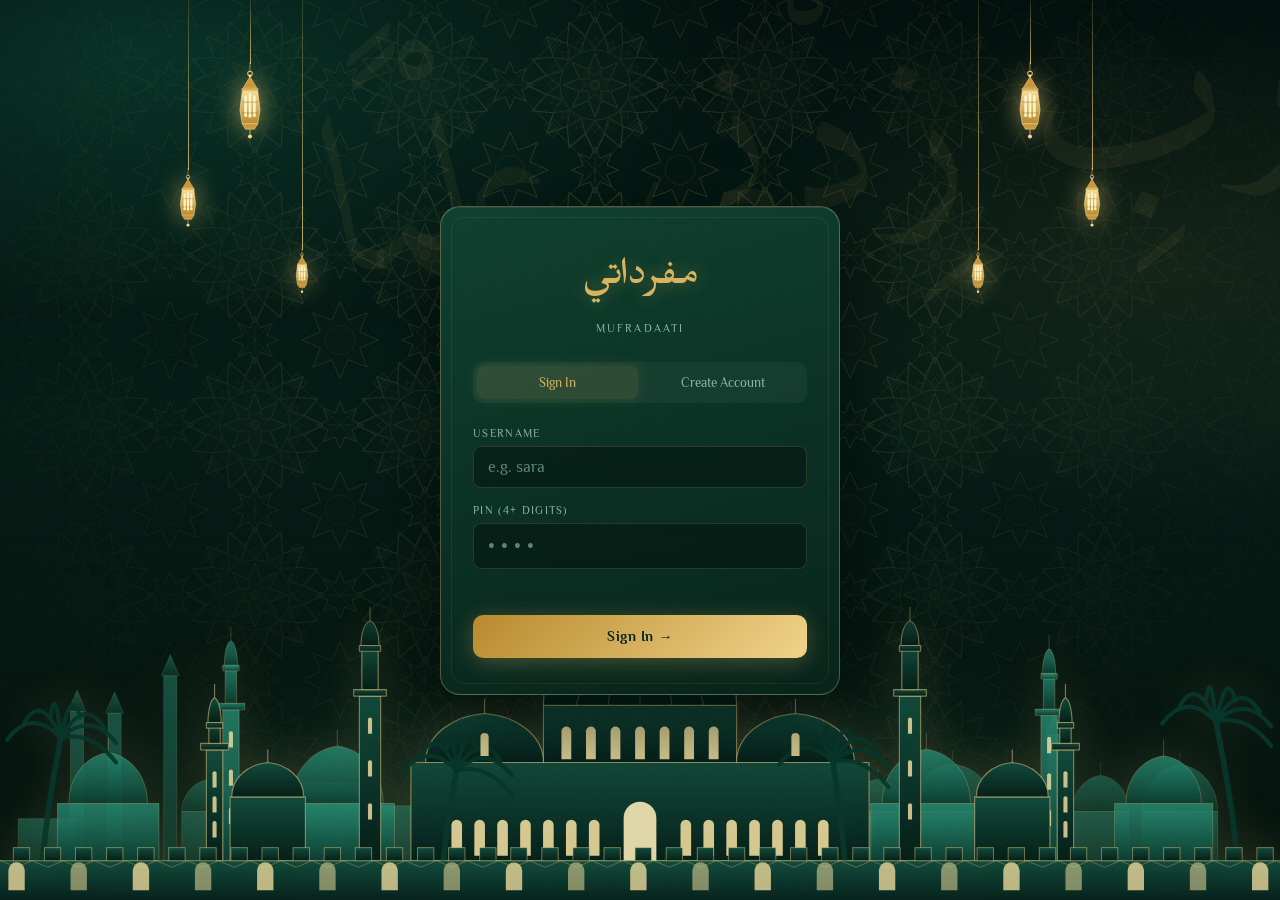
<file: index.html>
<!DOCTYPE html>
<html lang="en" dir="ltr">
<head>
<meta charset="UTF-8"/>
<meta name="viewport" content="width=device-width, initial-scale=1.0, maximum-scale=1.0"/>
<title>مفرداتي · Mufradaati</title>
<link rel="manifest" href="/manifest.json"/>
<meta name="theme-color" content="#04140F"/>
<link rel="apple-touch-icon" href="/apple-touch-icon.png"/>
<meta name="apple-mobile-web-app-capable" content="yes"/>
<meta name="apple-mobile-web-app-title" content="Mufradaati"/>
<meta name="apple-mobile-web-app-status-bar-style" content="black-translucent"/>
<link rel="preconnect" href="https://fonts.googleapis.com"/><link rel="preconnect" href="https://fonts.gstatic.com" crossorigin/>
<link href="https://fonts.googleapis.com/css2?family=Philosopher:ital,wght@0,400;0,700;1,400&family=Mirza:wght@400;500;600;700&family=Amiri:ital,wght@0,400;0,700;1,400&display=swap" rel="stylesheet"/>
<style>
*{box-sizing:border-box;margin:0;padding:0;}
body{background:#04140F;color:#EEE8D5;font-family:'Philosopher','Amiri',Georgia,serif;min-height:100vh;overflow-x:hidden;}
input,select,textarea,button{font-family:inherit;}
input::placeholder,textarea::placeholder{color:#5E8677;}
::-webkit-scrollbar{width:3px;}::-webkit-scrollbar-thumb{background:rgba(217,180,94,.2);border-radius:2px;}
select option{background:var(--panel);color:#EEE8D5;}
.inp{width:100%;background:rgba(255,255,255,0.04);border:1px solid rgba(217,180,94,0.18);border-radius:8px;padding:11px 14px;color:#EEE8D5;font-size:15px;outline:none;}
.inp:focus{border-color:rgba(217,180,94,0.45);}
.lbl{display:block;font-size:11px;color:#8DB5A5;letter-spacing:.1em;text-transform:uppercase;margin-bottom:7px;}
.btn1{background:linear-gradient(135deg,#D9B45E,#D9B45E);color:#fff;border:none;border-radius:10px;padding:13px 26px;font-size:14px;cursor:pointer;font-weight:600;letter-spacing:.04em;display:inline-flex;align-items:center;gap:8px;}
.btn1:hover{opacity:.9;}
.btn1:disabled{opacity:.5;cursor:not-allowed;}
.btn2{background:transparent;color:#D9B45E;border:1px solid rgba(217,180,94,0.35);border-radius:10px;padding:11px 22px;font-size:13px;cursor:pointer;}
.btn2:hover{border-color:#D9B45E;}
.shell{max-width:680px;margin:0 auto;padding:0 20px 80px;position:relative;z-index:1;}
nav{display:flex;align-items:center;justify-content:space-between;gap:10px;flex-wrap:wrap;padding:18px 0 14px;border-bottom:1px solid rgba(217,180,94,0.18);margin-bottom:22px;}
nav .nb{white-space:nowrap;}
@media (max-width:520px){
  nav{justify-content:center;}
  nav>div:last-child{width:100%;justify-content:center;}
}
.nb{padding:5px 10px;border-radius:6px;border:none;cursor:pointer;font-size:12px;background:transparent;color:#8DB5A5;font-family:inherit;}
.nb.act{background:rgba(217,180,94,0.12);color:#D9B45E;}
:root{
  --orn-stars:url("data:image/svg+xml,%3Csvg%20xmlns%3D'http%3A%2F%2Fwww.w3.org%2F2000%2Fsvg'%20width%3D'240'%20height%3D'240'%20viewBox%3D'0%200%20240%20240'%3E%3Cg%20fill%3D'%23EDD98A'%3E%3Ccircle%20cx%3D'191.2'%20cy%3D'14.1'%20r%3D'0.6'%20fill-opacity%3D'0.42'%2F%3E%3Ccircle%20cx%3D'21.9'%20cy%3D'216.6'%20r%3D'0.6'%20fill-opacity%3D'0.27'%2F%3E%3Ccircle%20cx%3D'89.9'%20cy%3D'155.8'%20r%3D'0.8'%20fill-opacity%3D'0.39'%2F%3E%3Ccircle%20cx%3D'47.8'%20cy%3D'211.0'%20r%3D'0.5'%20fill-opacity%3D'0.38'%2F%3E%3Ccircle%20cx%3D'170.0'%20cy%3D'221.3'%20r%3D'1.0'%20fill-opacity%3D'0.38'%2F%3E%3Ccircle%20cx%3D'45.0'%20cy%3D'120.5'%20r%3D'1.0'%20fill-opacity%3D'0.44'%2F%3E%3Ccircle%20cx%3D'4.6'%20cy%3D'210.7'%20r%3D'0.8'%20fill-opacity%3D'0.36'%2F%3E%3Ccircle%20cx%3D'23.9'%20cy%3D'211.7'%20r%3D'0.8'%20fill-opacity%3D'0.33'%2F%3E%3Ccircle%20cx%3D'18.1'%20cy%3D'133.6'%20r%3D'0.8'%20fill-opacity%3D'0.17'%2F%3E%3Ccircle%20cx%3D'83.7'%20cy%3D'95.9'%20r%3D'0.6'%20fill-opacity%3D'0.42'%2F%3E%3Ccircle%20cx%3D'145.9'%20cy%3D'1.4'%20r%3D'1.0'%20fill-opacity%3D'0.41'%2F%3E%3Ccircle%20cx%3D'81.0'%20cy%3D'202.6'%20r%3D'0.6'%20fill-opacity%3D'0.31'%2F%3E%3Ccircle%20cx%3D'237.2'%20cy%3D'52.3'%20r%3D'0.5'%20fill-opacity%3D'0.16'%2F%3E%3Ccircle%20cx%3D'104.1'%20cy%3D'199.7'%20r%3D'0.5'%20fill-opacity%3D'0.36'%2F%3E%3Ccircle%20cx%3D'126.7'%20cy%3D'52.2'%20r%3D'1.0'%20fill-opacity%3D'0.17'%2F%3E%3Ccircle%20cx%3D'124.5'%20cy%3D'86.3'%20r%3D'0.5'%20fill-opacity%3D'0.37'%2F%3E%3Ccircle%20cx%3D'180.8'%20cy%3D'108.5'%20r%3D'0.6'%20fill-opacity%3D'0.19'%2F%3E%3Ccircle%20cx%3D'172.9'%20cy%3D'216.2'%20r%3D'0.7'%20fill-opacity%3D'0.22'%2F%3E%3Ccircle%20cx%3D'238.8'%20cy%3D'205.3'%20r%3D'0.5'%20fill-opacity%3D'0.21'%2F%3E%3Ccircle%20cx%3D'27.8'%20cy%3D'48.3'%20r%3D'1.0'%20fill-opacity%3D'0.31'%2F%3E%3Ccircle%20cx%3D'89.2'%20cy%3D'16.3'%20r%3D'0.7'%20fill-opacity%3D'0.31'%2F%3E%3Ccircle%20cx%3D'114.0'%20cy%3D'188.3'%20r%3D'0.7'%20fill-opacity%3D'0.4'%2F%3E%3Ccircle%20cx%3D'193.2'%20cy%3D'117.5'%20r%3D'0.7'%20fill-opacity%3D'0.3'%2F%3E%3Ccircle%20cx%3D'129.9'%20cy%3D'169.5'%20r%3D'0.5'%20fill-opacity%3D'0.43'%2F%3E%3Ccircle%20cx%3D'30.3'%20cy%3D'44.2'%20r%3D'0.6'%20fill-opacity%3D'0.39'%2F%3E%3Ccircle%20cx%3D'60.9'%20cy%3D'211.9'%20r%3D'0.7'%20fill-opacity%3D'0.16'%2F%3E%3Ccircle%20cx%3D'27.5'%20cy%3D'22.9'%20r%3D'0.5'%20fill-opacity%3D'0.42'%2F%3E%3Ccircle%20cx%3D'59.5'%20cy%3D'213.7'%20r%3D'0.6'%20fill-opacity%3D'0.3'%2F%3E%3Ccircle%20cx%3D'96.9'%20cy%3D'223.2'%20r%3D'0.5'%20fill-opacity%3D'0.29'%2F%3E%3Ccircle%20cx%3D'50.4'%20cy%3D'79.9'%20r%3D'1.0'%20fill-opacity%3D'0.3'%2F%3E%3Ccircle%20cx%3D'158.8'%20cy%3D'191.4'%20r%3D'0.5'%20fill-opacity%3D'0.28'%2F%3E%3Ccircle%20cx%3D'48.7'%20cy%3D'179.8'%20r%3D'0.8'%20fill-opacity%3D'0.19'%2F%3E%3Ccircle%20cx%3D'143.1'%20cy%3D'79.8'%20r%3D'1.0'%20fill-opacity%3D'0.24'%2F%3E%3Ccircle%20cx%3D'222.0'%20cy%3D'18.2'%20r%3D'0.8'%20fill-opacity%3D'0.18'%2F%3E%3Ccircle%20cx%3D'69.1'%20cy%3D'98.7'%20r%3D'0.8'%20fill-opacity%3D'0.15'%2F%3E%3Ccircle%20cx%3D'40.4'%20cy%3D'230.9'%20r%3D'0.8'%20fill-opacity%3D'0.31'%2F%3E%3Ccircle%20cx%3D'221.2'%20cy%3D'165.4'%20r%3D'0.6'%20fill-opacity%3D'0.42'%2F%3E%3Ccircle%20cx%3D'211.1'%20cy%3D'224.0'%20r%3D'1.0'%20fill-opacity%3D'0.33'%2F%3E%3Ccircle%20cx%3D'173.2'%20cy%3D'214.8'%20r%3D'1.0'%20fill-opacity%3D'0.29'%2F%3E%3Ccircle%20cx%3D'40.1'%20cy%3D'37.8'%20r%3D'1.0'%20fill-opacity%3D'0.19'%2F%3E%3Ccircle%20cx%3D'4.0'%20cy%3D'63.5'%20r%3D'0.5'%20fill-opacity%3D'0.42'%2F%3E%3Ccircle%20cx%3D'147.2'%20cy%3D'163.0'%20r%3D'0.8'%20fill-opacity%3D'0.24'%2F%3E%3Ccircle%20cx%3D'144.5'%20cy%3D'89.1'%20r%3D'1.0'%20fill-opacity%3D'0.14'%2F%3E%3Ccircle%20cx%3D'74.8'%20cy%3D'175.4'%20r%3D'0.8'%20fill-opacity%3D'0.2'%2F%3E%3Cpath%20d%3D'M52%2033.6Q52.704%2037.296%2056.4%2038Q52.704%2038.704%2052%2042.4Q51.296%2038.704%2047.6%2038Q51.296%2037.296%2052%2033.6Z'%20fill-opacity%3D'0.42'%2F%3E%3Cpath%20d%3D'M186%2092.4Q186.576%2095.424%20189.6%2096Q186.576%2096.576%20186%2099.6Q185.424%2096.576%20182.4%2096Q185.424%2095.424%20186%2092.4Z'%20fill-opacity%3D'0.34'%2F%3E%3Cpath%20d%3D'M108%20174.0Q108.64%20177.36%20112.0%20178Q108.64%20178.64%20108%20182.0Q107.36%20178.64%20104.0%20178Q107.36%20177.36%20108%20174.0Z'%20fill-opacity%3D'0.38'%2F%3E%3Cpath%20d%3D'M28%20147.0Q28.48%20149.52%2031.0%20150Q28.48%20150.48%2028%20153.0Q27.52%20150.48%2025.0%20150Q27.52%20149.52%2028%20147.0Z'%20fill-opacity%3D'0.28'%2F%3E%3C%2Fg%3E%3C%2Fsvg%3E");
  --orn-girih:url("data:image/svg+xml,%3Csvg%20xmlns%3D'http%3A%2F%2Fwww.w3.org%2F2000%2Fsvg'%20width%3D'130'%20height%3D'130'%20viewBox%3D'0%200%20130%20130'%3E%3Cg%20fill%3D'none'%20stroke%3D'%23C49E3C'%20stroke-opacity%3D'0.028'%20stroke-width%3D'1'%3E%3Cpath%20d%3D'M65.0%2025.0L57.3%2046.5L36.7%2036.7L46.5%2057.3L25.0%2065.0L46.5%2072.7L36.7%2093.3L57.3%2083.5L65.0%20105.0L72.7%2083.5L93.3%2093.3L83.5%2072.7L105.0%2065.0L83.5%2057.3L93.3%2036.7L72.7%2046.5Z'%2F%3E%3Cpath%20d%3D'M0.0%20-40.0L-7.7%20-18.5L-28.3%20-28.3L-18.5%20-7.7L-40.0%20-0.0L-18.5%207.7L-28.3%2028.3L-7.7%2018.5L-0.0%2040.0L7.7%2018.5L28.3%2028.3L18.5%207.7L40.0%200.0L18.5%20-7.7L28.3%20-28.3L7.7%20-18.5Z'%2F%3E%3Cpath%20d%3D'M130.0%20-40.0L122.3%20-18.5L101.7%20-28.3L111.5%20-7.7L90.0%20-0.0L111.5%207.7L101.7%2028.3L122.3%2018.5L130.0%2040.0L137.7%2018.5L158.3%2028.3L148.5%207.7L170.0%200.0L148.5%20-7.7L158.3%20-28.3L137.7%20-18.5Z'%2F%3E%3Cpath%20d%3D'M0.0%2090.0L-7.7%20111.5L-28.3%20101.7L-18.5%20122.3L-40.0%20130.0L-18.5%20137.7L-28.3%20158.3L-7.7%20148.5L-0.0%20170.0L7.7%20148.5L28.3%20158.3L18.5%20137.7L40.0%20130.0L18.5%20122.3L28.3%20101.7L7.7%20111.5Z'%2F%3E%3Cpath%20d%3D'M130.0%2090.0L122.3%20111.5L101.7%20101.7L111.5%20122.3L90.0%20130.0L111.5%20137.7L101.7%20158.3L122.3%20148.5L130.0%20170.0L137.7%20148.5L158.3%20158.3L148.5%20137.7L170.0%20130.0L148.5%20122.3L158.3%20101.7L137.7%20111.5Z'%2F%3E%3C%2Fg%3E%3C%2Fsvg%3E");
  --orn-tl:url("data:image/svg+xml,%3Csvg%20xmlns%3D'http%3A%2F%2Fwww.w3.org%2F2000%2Fsvg'%20width%3D'46'%20height%3D'46'%20viewBox%3D'0%200%2046%2046'%3E%3Cg%20transform%3D'rotate(0%2023%2023)'%3E%3Cg%20fill%3D'none'%20stroke%3D'%23C49E3C'%20stroke-linecap%3D'round'%3E%3Cpath%20d%3D'M4%2032Q4%204%2032%204'%20stroke-opacity%3D'0.45'%20stroke-width%3D'1.1'%2F%3E%3Cpath%20d%3D'M11%2026Q11%2011%2026%2011'%20stroke-opacity%3D'0.22'%20stroke-width%3D'0.85'%2F%3E%3C%2Fg%3E%3Cpath%20d%3D'M4%2032Q11%2032%2013%2026Q7%2025%204%2032Z'%20fill%3D'%23C49E3C'%20fill-opacity%3D'0.2'%2F%3E%3Cpath%20d%3D'M32%204Q32%2011%2026%2013Q25%207%2032%204Z'%20fill%3D'%23C49E3C'%20fill-opacity%3D'0.2'%2F%3E%3Ccircle%20cx%3D'10'%20cy%3D'10'%20r%3D'1.7'%20fill%3D'%23C49E3C'%20fill-opacity%3D'0.38'%2F%3E%3C%2Fg%3E%3C%2Fsvg%3E");
  --orn-tr:url("data:image/svg+xml,%3Csvg%20xmlns%3D'http%3A%2F%2Fwww.w3.org%2F2000%2Fsvg'%20width%3D'46'%20height%3D'46'%20viewBox%3D'0%200%2046%2046'%3E%3Cg%20transform%3D'rotate(90%2023%2023)'%3E%3Cg%20fill%3D'none'%20stroke%3D'%23C49E3C'%20stroke-linecap%3D'round'%3E%3Cpath%20d%3D'M4%2032Q4%204%2032%204'%20stroke-opacity%3D'0.45'%20stroke-width%3D'1.1'%2F%3E%3Cpath%20d%3D'M11%2026Q11%2011%2026%2011'%20stroke-opacity%3D'0.22'%20stroke-width%3D'0.85'%2F%3E%3C%2Fg%3E%3Cpath%20d%3D'M4%2032Q11%2032%2013%2026Q7%2025%204%2032Z'%20fill%3D'%23C49E3C'%20fill-opacity%3D'0.2'%2F%3E%3Cpath%20d%3D'M32%204Q32%2011%2026%2013Q25%207%2032%204Z'%20fill%3D'%23C49E3C'%20fill-opacity%3D'0.2'%2F%3E%3Ccircle%20cx%3D'10'%20cy%3D'10'%20r%3D'1.7'%20fill%3D'%23C49E3C'%20fill-opacity%3D'0.38'%2F%3E%3C%2Fg%3E%3C%2Fsvg%3E");
  --orn-br:url("data:image/svg+xml,%3Csvg%20xmlns%3D'http%3A%2F%2Fwww.w3.org%2F2000%2Fsvg'%20width%3D'46'%20height%3D'46'%20viewBox%3D'0%200%2046%2046'%3E%3Cg%20transform%3D'rotate(180%2023%2023)'%3E%3Cg%20fill%3D'none'%20stroke%3D'%23C49E3C'%20stroke-linecap%3D'round'%3E%3Cpath%20d%3D'M4%2032Q4%204%2032%204'%20stroke-opacity%3D'0.45'%20stroke-width%3D'1.1'%2F%3E%3Cpath%20d%3D'M11%2026Q11%2011%2026%2011'%20stroke-opacity%3D'0.22'%20stroke-width%3D'0.85'%2F%3E%3C%2Fg%3E%3Cpath%20d%3D'M4%2032Q11%2032%2013%2026Q7%2025%204%2032Z'%20fill%3D'%23C49E3C'%20fill-opacity%3D'0.2'%2F%3E%3Cpath%20d%3D'M32%204Q32%2011%2026%2013Q25%207%2032%204Z'%20fill%3D'%23C49E3C'%20fill-opacity%3D'0.2'%2F%3E%3Ccircle%20cx%3D'10'%20cy%3D'10'%20r%3D'1.7'%20fill%3D'%23C49E3C'%20fill-opacity%3D'0.38'%2F%3E%3C%2Fg%3E%3C%2Fsvg%3E");
  --orn-bl:url("data:image/svg+xml,%3Csvg%20xmlns%3D'http%3A%2F%2Fwww.w3.org%2F2000%2Fsvg'%20width%3D'46'%20height%3D'46'%20viewBox%3D'0%200%2046%2046'%3E%3Cg%20transform%3D'rotate(270%2023%2023)'%3E%3Cg%20fill%3D'none'%20stroke%3D'%23C49E3C'%20stroke-linecap%3D'round'%3E%3Cpath%20d%3D'M4%2032Q4%204%2032%204'%20stroke-opacity%3D'0.45'%20stroke-width%3D'1.1'%2F%3E%3Cpath%20d%3D'M11%2026Q11%2011%2026%2011'%20stroke-opacity%3D'0.22'%20stroke-width%3D'0.85'%2F%3E%3C%2Fg%3E%3Cpath%20d%3D'M4%2032Q11%2032%2013%2026Q7%2025%204%2032Z'%20fill%3D'%23C49E3C'%20fill-opacity%3D'0.2'%2F%3E%3Cpath%20d%3D'M32%204Q32%2011%2026%2013Q25%207%2032%204Z'%20fill%3D'%23C49E3C'%20fill-opacity%3D'0.2'%2F%3E%3Ccircle%20cx%3D'10'%20cy%3D'10'%20r%3D'1.7'%20fill%3D'%23C49E3C'%20fill-opacity%3D'0.38'%2F%3E%3C%2Fg%3E%3C%2Fsvg%3E");
  --orn-finial:url("data:image/svg+xml,%3Csvg%20xmlns%3D'http%3A%2F%2Fwww.w3.org%2F2000%2Fsvg'%20width%3D'26'%20height%3D'26'%20viewBox%3D'0%200%2026%2026'%3E%3Cpath%20d%3D'M13.0%203.0L11.1%208.4L5.9%205.9L8.4%2011.1L3.0%2013.0L8.4%2014.9L5.9%2020.1L11.1%2017.6L13.0%2023.0L14.9%2017.6L20.1%2020.1L17.6%2014.9L23.0%2013.0L17.6%2011.1L20.1%205.9L14.9%208.4Z'%20fill%3D'%230C1B30'%20stroke%3D'%23C49E3C'%20stroke-opacity%3D'0.6'%20stroke-width%3D'1'%2F%3E%3Ccircle%20cx%3D'13'%20cy%3D'13'%20r%3D'1.8'%20fill%3D'%23C49E3C'%20fill-opacity%3D'0.45'%2F%3E%3C%2Fsvg%3E");
  --orn-star:url("data:image/svg+xml,%3Csvg%20xmlns%3D'http%3A%2F%2Fwww.w3.org%2F2000%2Fsvg'%20width%3D'13'%20height%3D'13'%20viewBox%3D'0%200%2013%2013'%3E%3Cpath%20d%3D'M6.5%201.0L5.5%204.0L2.6%202.6L4.0%205.5L1.0%206.5L4.0%207.5L2.6%2010.4L5.5%209.0L6.5%2012.0L7.5%209.0L10.4%2010.4L9.0%207.5L12.0%206.5L9.0%205.5L10.4%202.6L7.5%204.0Z'%20fill%3D'none'%20stroke%3D'%23C49E3C'%20stroke-opacity%3D'0.5'%20stroke-width%3D'0.9'%2F%3E%3C%2Fsvg%3E");
}
/* ── Night sky: starfield + girih tessellation, both barely-there ── */
.glow{position:fixed;inset:0;pointer-events:none;z-index:0;
  background-image:var(--orn-stars),var(--orn-girih),
    radial-gradient(ellipse at 12% 18%,rgba(217,180,94,.08) 0%,transparent 55%),
    radial-gradient(ellipse at 88% 82%,rgba(217,180,94,.06) 0%,transparent 55%);
  background-repeat:repeat,repeat,no-repeat,no-repeat;
  background-size:240px 240px,130px 130px,auto,auto;
  animation:nightbreathe 14s ease-in-out infinite;}
@keyframes nightbreathe{0%,100%{opacity:.85;}50%{opacity:1;}}
/* Lantern warmth pooling at the base of the screen */
.glow::after{content:'';position:absolute;left:0;right:0;bottom:0;height:38vh;
  background:radial-gradient(ellipse at 50% 120%,rgba(217,180,94,.07) 0%,transparent 62%);}

/* ── Illuminated frame: corner arabesques + inner rule + finial ── */
.ornate{background-image:var(--orn-tl),var(--orn-tr),var(--orn-br),var(--orn-bl);
  background-repeat:no-repeat;
  background-position:left 5px top 5px,right 5px top 5px,right 5px bottom 5px,left 5px bottom 5px;}
.ornate::after{content:'';position:absolute;inset:9px;border:1px solid rgba(217,180,94,.11);
  border-radius:10px;pointer-events:none;}

/* ── Ornamental section rule: label ——— ✦ ── */
.sh::after{content:'';width:13px;height:13px;flex-shrink:0;
  background:var(--orn-star) no-repeat center;}

@media (prefers-reduced-motion:reduce){
  .glow{animation:none;opacity:1;}
  .sync-dot.syncing,.sync-dot.error{animation:none;}
}
.toast{position:fixed;top:18px;left:50%;transform:translateX(-50%);z-index:200;background:var(--panel);border-radius:8px;padding:9px 18px;font-size:13px;white-space:nowrap;box-shadow:0 4px 24px rgba(0,0,0,.6);opacity:0;transition:opacity .3s;pointer-events:none;}
.toast.on{opacity:1;}
.fw{perspective:1200px;height:265px;margin-bottom:16px;cursor:pointer;}
.fi{transform-style:preserve-3d;transition:transform .55s cubic-bezier(.4,0,.2,1);height:100%;position:relative;}
.fi.fl{transform:rotateY(180deg);cursor:default;}
.ff{position:absolute;inset:0;backface-visibility:hidden;-webkit-backface-visibility:hidden;background-color:var(--panel);border:1px solid rgba(217,180,94,0.18);border-radius:16px;padding:26px;display:flex;flex-direction:column;align-items:center;justify-content:center;
  background-image:var(--orn-tl),var(--orn-tr),var(--orn-br),var(--orn-bl);
  background-repeat:no-repeat;
  background-position:left 5px top 5px,right 5px top 5px,right 5px bottom 5px,left 5px bottom 5px;}
.ff::after{content:'';position:absolute;inset:9px;border:1px solid rgba(217,180,94,.11);border-radius:10px;pointer-events:none;}
.ff::before{content:'';position:absolute;top:9px;left:50%;transform:translateX(-50%);width:26px;height:26px;
  background:var(--orn-finial) no-repeat center;pointer-events:none;}
.fb{transform:rotateY(180deg);background-color:var(--panel);border-color:rgba(217,180,94,.28);}
.pb{height:3px;background:rgba(255,255,255,.07);border-radius:2px;}
.pf{height:100%;border-radius:2px;transition:width .4s;background:linear-gradient(90deg,#D9B45E,#D9B45E);}
.ts{display:flex;gap:4px;overflow-x:auto;padding-bottom:4px;margin-bottom:14px;-webkit-overflow-scrolling:touch;}
.tb{flex-shrink:0;border-radius:8px;border:1px solid rgba(255,255,255,.08);padding:5px 10px;cursor:pointer;font-size:10px;color:#8DB5A5;background:transparent;white-space:nowrap;font-family:inherit;}
.wr{background:var(--panel);border-radius:11px;padding:11px 14px;display:flex;align-items:center;gap:12px;margin-bottom:7px;}
.sh{font-size:11px;color:#D9B45E;letter-spacing:.13em;text-transform:uppercase;margin-bottom:14px;display:flex;align-items:center;gap:10px;}
.sl{flex:1;height:1px;background:linear-gradient(90deg,rgba(217,180,94,0.18),transparent);}
.rb{border-radius:10px;padding:13px 6px;cursor:pointer;text-align:center;border:1px solid;font-family:inherit;font-weight:600;}
.tr{display:flex;align-items:center;gap:14px;padding:12px 16px;border-radius:12px;cursor:pointer;margin-bottom:8px;}
.tp{width:38px;height:22px;border-radius:11px;flex-shrink:0;position:relative;}
.tk{position:absolute;top:3px;width:16px;height:16px;border-radius:50%;background:#fff;transition:left .2s;}
.auth-wrap{min-height:100vh;display:flex;align-items:center;justify-content:center;padding:20px;}
.auth-box{width:100%;max-width:400px;background-color:var(--panel);border:1px solid rgba(217,180,94,0.22);border-radius:20px;padding:40px 32px 36px;position:relative;
  background-image:var(--orn-tl),var(--orn-tr),var(--orn-br),var(--orn-bl);
  background-repeat:no-repeat;
  background-position:left 6px top 6px,right 6px top 6px,right 6px bottom 6px,left 6px bottom 6px;}
.auth-box::after{content:'';position:absolute;inset:10px;border:1px solid rgba(217,180,94,.10);border-radius:13px;pointer-events:none;}
.auth-tab{flex:1;padding:9px;text-align:center;font-size:13px;cursor:pointer;border-radius:8px;border:none;background:transparent;color:#8DB5A5;font-family:inherit;}
.auth-tab.act{background:rgba(217,180,94,0.12);color:#D9B45E;}
.spinner{display:inline-block;width:14px;height:14px;border:2px solid rgba(255,255,255,.3);border-top-color:#fff;border-radius:50%;animation:spin .7s linear infinite;vertical-align:middle;margin-right:6px;}
@keyframes spin{to{transform:rotate(360deg);}}
.sync-dot{width:7px;height:7px;border-radius:50%;background:#5FD3A0;display:inline-block;margin-right:5px;flex-shrink:0;}
.sync-dot.syncing{background:#D9B45E;animation:pulse 1s ease-in-out infinite;}
.sync-dot.offline{background:#8DB5A5;}
.sync-dot.error{background:#F07A7A;animation:pulse 1.4s ease-in-out infinite;cursor:pointer;}
@keyframes pulse{0%,100%{opacity:1;}50%{opacity:.3;}}
</style>
<script src="art.js"></script>
<script src="medina.js" defer></script>
<script src="visuals.js" defer></script>
<script src="stats.js" defer></script>
<script src="poetry.js" defer></script>
<script src="practice.js" defer></script>
<link rel="stylesheet" href="theme.css"/>
</head>
<body>
<div class="sky"></div><canvas id="stars"></canvas><canvas id="stars2"></canvas><div class="orb sun" id="sun"></div><div class="orb moon" id="moon"><svg viewBox="0 0 64 64"><path d="M40 8A24 24 0 1 0 40 56A18 18 0 1 1 40 8Z" fill="#F6DC96"/></svg></div>
<div class="glow"></div>
<div class="skyline"></div><svg width="0" height="0" style="position:absolute" aria-hidden="true"><defs><symbol id='lan' viewBox='0 0 44 100'><defs><linearGradient id='lanG' x1='0' y1='0' x2='0' y2='1'><stop offset='0' stop-color='#F6DC96'/><stop offset='1' stop-color='#B98A2E'/></linearGradient></defs><line x1='22' y1='0' x2='22' y2='13' stroke='#E6C36E' stroke-opacity='.8'/><circle cx='22' cy='15' r='3' fill='none' stroke='#E6C36E' stroke-width='1.3'/><path d='M13 34L22 19L31 34Z' fill='#C9973A' stroke='#F0D48A' stroke-width='.8'/><circle cx='22' cy='18' r='1.7' fill='#F6DC96'/><rect x='11' y='34' width='22' height='3.4' rx='1' fill='#D9B45E'/><path d='M12 37.4H32L35 62L32 80H12L9 62Z' fill='url(#lanG)' stroke='#F0D48A' stroke-width='.9'/><path d='M14.6 44.5Q16.4 41 18.2 44.5V71H14.6ZM20.2 42Q22 38.5 23.8 42V72H20.2ZM25.8 44.5Q27.6 41 29.4 44.5V71H25.8Z' fill='#FFF3C4'/><path d='M12 52H32M12 66H32' stroke='#6B4A14' stroke-opacity='.6' stroke-width='.8'/><path d='M12 80L16 87H28L32 80Z' fill='#C9973A' stroke='#F0D48A' stroke-width='.7'/><line x1='22' y1='87' x2='22' y2='94' stroke='#E6C36E' stroke-width='1.1'/><circle cx='22' cy='96.5' r='2.6' fill='#F6DC96'/></symbol></defs></svg><div class="hanger" style="left:calc(50% + -407px);--len:64px;--w:34px;animation-delay:-0s"><i></i><svg viewBox="0 0 44 100"><use href="#lan"/></svg></div><div class="hanger" style="left:calc(50% + -465px);--len:170px;--w:26px;animation-delay:-1.1s"><i></i><svg viewBox="0 0 44 100"><use href="#lan"/></svg></div><div class="hanger" style="left:calc(50% + -348px);--len:250px;--w:20px;animation-delay:-2.3s"><i></i><svg viewBox="0 0 44 100"><use href="#lan"/></svg></div><div class="hanger" style="left:calc(50% + 373px);--len:64px;--w:34px;animation-delay:-0s"><i></i><svg viewBox="0 0 44 100"><use href="#lan"/></svg></div><div class="hanger" style="left:calc(50% + 439px);--len:170px;--w:26px;animation-delay:-1.1s"><i></i><svg viewBox="0 0 44 100"><use href="#lan"/></svg></div><div class="hanger" style="left:calc(50% + 328px);--len:250px;--w:20px;animation-delay:-2.3s"><i></i><svg viewBox="0 0 44 100"><use href="#lan"/></svg></div><!--END GEN:BODY-->
<div class="toast" id="toast"></div>
<div id="app"></div>
<script>
const SB_URL = "https://fziwattmubrycvcrwviw.supabase.co";
const SB_KEY = "eyJhbGciOiJIUzI1NiIsInR5cCI6IkpXVCJ9.eyJpc3MiOiJzdXBhYmFzZSIsInJlZiI6ImZ6aXdhdHRtdWJyeWN2Y3J3dml3Iiwicm9sZSI6ImFub24iLCJpYXQiOjE3Nzg5OTc3NjcsImV4cCI6MjA5NDU3Mzc2N30.yxkY5obmJ8P16_JxKvp_06HfPUKWagLJegEWIEpx_yE";

async function sbFetch(path,opts={}){
  const res=await fetch(`${SB_URL}/rest/v1${path}`,{...opts,headers:{"apikey":SB_KEY,"Authorization":`Bearer ${SB_KEY}`,"Content-Type":"application/json","Prefer":opts.prefer||"return=representation",...(opts.headers||{})}});
  const text=await res.text();
  const body=text?JSON.parse(text):null;
  if(!res.ok)throw new Error((body&&(body.message||body.details))||res.statusText);
  return body;
}
const sbGet=p=>sbFetch(p,{method:"GET",prefer:""});
const sbPost=(p,b)=>sbFetch(p,{method:"POST",body:JSON.stringify(b)});
const sbUpsert=(p,b)=>sbFetch(p,{method:"POST",body:JSON.stringify(b),prefer:"resolution=merge-duplicates,return=minimal"});

async function hashPin(pin){
  const buf=await crypto.subtle.digest("SHA-256",new TextEncoder().encode(pin));
  return Array.from(new Uint8Array(buf)).map(b=>b.toString(16).padStart(2,"0")).join("");
}

const SEEDED_WORDS=[];

const SU=(()=>{const s=new Set();return SEEDED_WORDS.filter(w=>{if(s.has(w.arabic))return false;s.add(w.arabic);return true;});})();
const WT=["Noun","Verb","Adjective","Adverb","Phrase","Preposition","Conjunction","Other"];
const DL=["MSA","Darija","Shaami","Egyptian","Gulf","Other"];
// "Egyptian" stays the stored value (saved words, filters, AI prompts); only its label reads "Masri".
function dl(d){return d==="Egyptian"?"Masri":d;}
function soD(arr,val){return arr.map(o=>`<option value="${o}"${o===val?" selected":""}>${dl(o)}</option>`).join("");}
const DN=["Sunday","Monday","Tuesday","Wednesday","Thursday","Friday","Saturday"];
const LV=[
  // Staging area. Never reviewed, never auto-promoted — words wait here until
  // you deliberately move them into L1 Queue.
  {id:"V",l:"Vault",s:"Not yet studying",c:"#8DB5A5",r:false},
  {id:"L1",l:"Level 1",s:"Every Day",c:"#D9B45E",r:true},
  {id:"L1Q",l:"L1 Queue",s:"Holding",c:"#D9B45E",r:false},
  {id:"L2A",l:"L2 Queue",s:"Holding",c:"#D9B45E",r:false},
  {id:"L2B",l:"Level 2",s:"Every Day",c:"#D9B45E",r:true},
  {id:"L3Q",l:"L3 Queue",s:"Waiting for L3",c:"#D9B45E",r:false},
  {id:"L3",l:"Level 3",s:"Sun & Wed",c:"#D9B45E",r:true},
  {id:"L4Q",l:"L4 Queue",s:"Waiting for L4",c:"#D9B45E",r:false},
  {id:"L4",l:"Level 4",s:"Sundays",c:"#D9B45E",r:true},
  {id:"L5A",l:"L5 Queue",s:"Holding",c:"#D9B45E",r:false},
  {id:"L5B",l:"Level 5",s:"Sundays",c:"#D9B45E",r:true},
  {id:"M",l:"Mastered",s:"Retired",c:"#F0D48A",r:false}
];
const VI=new Set(LV.map(l=>l.id));
const RO=["L5B","L4","L3","L2B","L1"];
// 2026 rename: old box ids -> new ones. Applied to anything read back from
// Supabase, localStorage, snapshots, or backup files so existing progress
// isn't silently dropped by the VI.has() checks below.
const LEGACY_LEVEL_MAP={L2Q:"L2B",L2H:"L2A",L5Q:"L5B",L5H:"L5A"};
function mig(id){return LEGACY_LEVEL_MAP[id]||id;}

// ── Session budget with type-weighted sampling ────────────────────
// On a 200-card backlog you can't review everything, so the question becomes
// which cards a short session should spend itself on. Verbs and set phrases
// carry more comprehension per card, so they're sampled more heavily — but a
// share of every session is reserved for badly-overdue cards regardless of
// type, otherwise deprioritized nouns would quietly rot at the bottom of the
// queue and their intervals would blow out without you ever deciding that.
const TYPE_WEIGHT={
  Verb:3.0, Phrase:2.2, Adjective:1.3, Noun:1.0,
  Adverb:1.0, Preposition:0.7, Conjunction:0.7, Other:0.9
};
const SESSION_SIZES=[20,40,60,100];
const STARVE_DAYS=7;    // overdue by more than this and a card gets rescued
const RESCUE_SHARE=0.3; // fraction of each session reserved for the rescue tier

function sessionBudget(){const v=gLS("mufradat-session-budget");return v===null?null:v;}
function setSessionBudget(n){sLS("mufradat-session-budget",n);R();}
function prioritizeTypes(){const v=gLS("mufradat-prioritize-types");return v===null?true:!!v;}
function setPrioritizeTypes(on){sLS("mufradat-prioritize-types",!!on);R();}
// Dialect + word-type filter for the session about to start (Review Setup).
// Dialect (df) is shared with the Home screen's pills; word type (wtf) only
// exists here, so e.g. "Darija verbs" or "Shaami nouns" narrows the whole
// session down to exactly that slice, across every selected level.
// Also skips anything already done today, so a second capped session (say
// 20 more words) is always fresh words, never the ones you just saw.
function sessionMatch(w){return(includeDone||!heldToday(w))&&(df==="All"||w.dialect===df)&&(wtf==="All"||w.wordType===wtf);}

// ── "done today" tracking ──
// doneDay (local-only, like stars/strikes — no DB column) is stamped on a word
// when it's rated in a session, or promoted by a release into a box whose step
// already ran today. Held words are skipped by every session and the due-count
// until tomorrow, which is what keeps spaced repetition from repeating you.
function dayKey(){const d=new Date();return d.getFullYear()+"-"+String(d.getMonth()+1).padStart(2,"0")+"-"+String(d.getDate()).padStart(2,"0");}
function heldToday(w){return!!w&&w.doneDay===dayKey();}
function stepsDoneKey(){return"mufradat-steps-done-"+(CU?CU.username:"");}
function stepRanToday(box){const s=gLS(stepsDoneKey());return!!(s&&s.day===dayKey()&&(s.boxes||[]).includes(box));}
function markStepRan(box){const t=dayKey();let s=gLS(stepsDoneKey());if(!s||s.day!==t)s={day:t,boxes:[]};if(!s.boxes.includes(box)){s.boxes.push(box);sLS(stepsDoneKey(),s);}}
// Words released INTO a box whose step already ran today wait until the next
// session (tomorrow) instead of showing as due again right away.
function holdMoved(ids,destBox){if(!stepRanToday(destBox))return;const t=dayKey();ids.forEach(id=>{prog[id]={...(prog[id]||{}),doneDay:t};});}
function setSessionDialect(d){df=d;R();}
function setSessionWordType(t){wtf=t;R();}

// Efraimidis–Spirakis weighted sampling without replacement:
// give each item the key U^(1/weight) and take the largest keys.
function weightedSample(items,n,weightOf){
  if(n>=items.length)return items.slice();
  return items
    .map(it=>({it,key:Math.pow(Math.random(),1/Math.max(weightOf(it),1e-6))}))
    .sort((a,b)=>b.key-a.key)
    .slice(0,n)
    .map(x=>x.it);
}

// Choose which cards from a single step's box snapshot make it into this
// session (a size cap per step, not a global one — see rewritten review
// engine below). "Overdue" no longer has a per-card due-date to measure, so
// staleness is read off queuedAt: how long a word has sat in this box
// untouched.
// Returns {picked, rescued} — rescued is how many came from the overdue tier.
function buildSession(pool,budget,prioritize){
  if(!budget||budget>=pool.length)return{picked:pool.slice(),rescued:0};
  if(!prioritize){
    // No type weighting — straight triage, longest-waiting first
    return{picked:pool.slice().sort((a,b)=>(a.queuedAt||0)-(b.queuedAt||0)).slice(0,budget),rescued:0};
  }
  const now=Date.now();
  const starving=pool.filter(w=>(now-(w.queuedAt||0))/86400000>STARVE_DAYS)
                     .sort((a,b)=>(a.queuedAt||0)-(b.queuedAt||0));
  const rescued=starving.slice(0,Math.min(starving.length,Math.floor(budget*RESCUE_SHARE)));
  const rescuedIds=new Set(rescued.map(w=>w.id));
  const rest=pool.filter(w=>!rescuedIds.has(w.id));
  const fill=weightedSample(rest,budget-rescued.length,w=>TYPE_WEIGHT[w.wordType]||1.0);
  return{picked:rescued.concat(fill),rescued:rescued.length};
}
// Correct/incorrect destinations. Every destination is fixed — L2B correct always
// goes to the L3 Queue (it used to skip straight to L3 except on Tue/Sat), and
// L3 correct always goes to the L4 Queue. Wrong answers always land in a waiting box;
// correct answers land either in a waiting box or in a box that has already
// run earlier this session (steps go high-to-low), so nothing is ever
// quizzed twice in one sitting.
function correctDest(level){
  if(level==="L1")return"L2A";
  if(level==="L2B")return"L3Q"; // always the waiting box — you release it into L3 yourself
  if(level==="L3")return"L4Q"; // waiting box — you release it into L4 yourself (before Sunday's L4)
  if(level==="L4")return"L5A";
  if(level==="L5B")return"M";
  return level;
}
function wrongDest(level){
  const m={L1:"L1Q",L2B:"L1Q",L3:"L2A",L4:"L3Q",L5B:"L4Q"};
  return m[level]||level;
}
// Vault cards are generated lean — no example sentence, which roughly halves
// output tokens and lets batches run much larger. The example is filled in at
// the moment a word actually enters review, so we only ever pay for sentences
// on words we're going to see. One API call covers the whole batch.
//
// Never blocks the promotion: if there's no key, no connection, or the call
// fails, the words move anyway and the example just stays empty.
async function fillExamples(words){
  const need=(words||[]).filter(w=>w&&w.arabic&&!(w.example||"").trim());
  if(!need.length)return 0;
  if(!navigator.onLine)return 0;
  const apiKey=(gLS(`mufradat-apikey-${CU.username}`)||'').replace(/^["']|["']$/g,'');
  if(!apiKey)return 0;
  const batch=need.slice(0,60); // one call; anything beyond waits for next time
  const prompt=`For each Arabic entry below, write ONE short natural example sentence in Arabic with full diacritics, followed by its English translation in parentheses.

Keep sentences short — under 12 words. Use the dialect given for each entry. For entries showing several forms separated by " · ", use whichever form reads most naturally. If an entry has a last segment starting with "+", that is the preposition the verb governs ("+ —" means it takes none): the sentence must use the verb together with that preposition.

Entries:
${batch.map((w,i)=>`${i+1}. ${w.arabic} — ${w.english} [${w.dialect||"MSA"}]`).join("\n")}

Return ONLY a valid JSON array of ${batch.length} strings, in the same order, no markdown:
["sentence 1 (translation)", "sentence 2 (translation)", ...]`;
  try{
    const res=await fetch("https://tiny-sound-c8ff.jmorgansmith03.workers.dev",{method:"POST",
      headers:{"Content-Type":"application/json","x-api-key":apiKey,"anthropic-version":"2023-06-01"},
      body:JSON.stringify({model:"claude-sonnet-4-6",max_tokens:4000,
        messages:[{role:"user",content:prompt}]})});
    const data=await res.json();
    if(data.error){console.warn("[fillExamples] API error:",data.error.message);return 0;}
    const raw=data.content?.map(c=>c.text||"").join("")||"";
    const arr=JSON.parse(raw.replace(/```json|```/g,"").trim());
    if(!Array.isArray(arr))return 0;
    let n=0;
    batch.forEach((w,i)=>{
      const ex=arr[i];
      if(typeof ex==="string"&&ex.trim()){
        const target=uw.find(x=>x.id===w.id);
        if(target){target.example=ex.trim();n++;}
      }
    });
    if(n)saveUW();
    return n;
  }catch(e){
    console.warn("[fillExamples] failed:",e.message||e);
    return 0;
  }
}

// ── VAULT ──────────────────────────────────────────────────────────
// Default destination for new words. Holds anything you want eventually but
// aren't ready to study. Nothing here is ever reviewed or auto-promoted.
let vaultSelected=new Set(); // ids checked in select mode
let vaultSelectMode=false;
let vaultFilter="";
// Same select-then-bulk-move pattern, but for any non-Vault box on the Levels tab.
let lvlSelected=new Set();
let lvlSelectMode=false;
let vaultRandomN=10;
let vaultUndo=null; // {ids,target} for the most recent Fill-Level-1 / Add-N move

function vaultWords(){
  return bw().filter(w=>w.leitnerLevel==="V");
}
// Reserves pick order: priority-starred first, then oldest added.
function vaultPickOrder(pool,n){
  return pool.slice().sort((a,b)=>{
    const pa=a.priority?1:0,pb=b.priority?1:0;
    if(pa!==pb)return pb-pa;
    return (a.createdAt||0)-(b.createdAt||0);
  }).slice(0,Math.max(0,n));
}
function toggleVaultPriority(id){
  const w=uw.find(x=>x.id===id);
  if(!w)return;
  w.priority=!w.priority;
  saveUW();
  R();
}
// Move specific ids out of the Vault and into a target level (default L1 Queue)
async function promoteFromVault(ids,target){
  target=target||"L1Q";
  const list=(ids||[]).filter(id=>prog[id]||bw().some(w=>w.id===id));
  if(!list.length){toast("Nothing selected","#D9B45E");return;}
  const now=Date.now();
  list.forEach((id,i)=>{
    const cur=prog[id]||{};
    prog[id]={...cur,leitnerLevel:target,nextReview:nrf(target)||now,queuedAt:now+i};
  });
  saveProgLocal();
  vaultSelected.clear();vaultSelectMode=false;
  const lv=lvi(target);
  // Leaving the Vault means entering review, so this is where examples get written
  const moved=list.map(id=>uw.find(w=>w.id===id)).filter(Boolean);
  const needing=moved.filter(w=>!(w.example||"").trim()).length;
  if(needing&&target!=="V"){
    toast(`${list.length} → ${lv.l} · writing ${needing} example${needing!==1?"s":""}…`);
    R();
    const n=await fillExamples(moved);
    await saveProgressToDB();
    toast(n?`${list.length} word${list.length!==1?"s":""} → ${lv.l} · ${n} example${n!==1?"s":""} added ✓`
           :`${list.length} word${list.length!==1?"s":""} → ${lv.l} ✓ (examples pending)`);
  }else{
    await saveProgressToDB();
    toast(`${list.length} word${list.length!==1?"s":""} → ${lv.l} ✓`);
  }
  R();
}
// Where Fill / Add N send Vault words: the L1 Queue (default — they wait until you
// release them) or straight into Level 1. Remembered on this device.
function vaultDest(){return gLS("mufradat-vault-dest")==="L1"?"L1":"L1Q";}
function setVaultDest(d){sLS("mufradat-vault-dest",d==="L1"?"L1":"L1Q");R();}
// Shared mover for the Reserves-standard actions below (Fill / Add N); both
// remember enough to Undo.
async function moveWordsFromVault(ids){
  const dest=vaultDest(),destName=lvi(dest).l;
  const now=Date.now();
  vaultUndo={ids:ids.slice()};
  ids.forEach((id,i)=>{
    const cur=prog[id]||{};
    prog[id]={...cur,leitnerLevel:dest,nextReview:now,queuedAt:now+i};
  });
  saveProgLocal();
  const moved=ids.map(id=>uw.find(w=>w.id===id)).filter(Boolean);
  const needing=moved.filter(w=>!(w.example||"").trim()).length;
  if(needing){
    toast(`${ids.length} → ${destName} · writing ${needing} example${needing!==1?"s":""}…`);
    R();
    const n=await fillExamples(moved);
    await saveProgressToDB();
    toast(`${ids.length} word${ids.length!==1?"s":""} → ${destName}${n?` · ${n} example${n!==1?"s":""} added`:""} ✓ — Undo available`);
  }else{
    await saveProgressToDB();
    toast(`${ids.length} word${ids.length!==1?"s":""} → ${destName} ✓ — Undo available`);
  }
  R();
}
async function undoVaultMove(){
  if(!vaultUndo){toast("Nothing to undo","#D9B45E");return;}
  const{ids}=vaultUndo;
  ids.forEach(id=>{prog[id]={...(prog[id]||{}),leitnerLevel:"V",nextReview:Date.now(),queuedAt:null};});
  vaultUndo=null;
  await saveProgressToDB();
  toast(`${ids.length} word${ids.length!==1?"s":""} moved back to the Vault`);
  R();
}
// "In play" = words already actively working toward Level 1.
function level1InPlay(){
  return bw().filter(w=>w.leitnerLevel==="L1"||w.leitnerLevel==="L1Q").length;
}
// Fill Level 1: top the L1+L1Q pool up to the target, priority-starred first
// then oldest-added. No-op if you're already at or above target.
async function fillLevel1(){
  const inPlay=level1InPlay();
  const need=wt-inPlay;
  if(need<=0){toast(`Already at target (${inPlay}/${wt})`,"#D9B45E");return;}
  const pool=vaultWords();
  if(!pool.length){toast("Vault is empty","#D9B45E");return;}
  const take=vaultPickOrder(pool,need);
  if(!confirm(`Move ${take.length} word(s) from the Vault into ${lvi(vaultDest()).l}?\n\n`+
    take.slice(0,15).map(w=>"  • "+w.arabic+" — "+w.english).join("\n")+
    (take.length>15?`\n  …and ${take.length-15} more`:"")))return;
  await moveWordsFromVault(take.map(w=>w.id));
}
// Add N: move exactly N words from the Vault into the chosen destination, same pick order,
// ignoring the target entirely.
async function addNFromVault(){
  const pool=vaultWords();
  if(!pool.length){toast("Vault is empty","#D9B45E");return;}
  const n=Math.max(1,Math.min(parseInt(vaultRandomN,10)||10,pool.length));
  const take=vaultPickOrder(pool,n);
  if(!confirm(`Move ${take.length} word(s) from the Vault into ${lvi(vaultDest()).l}?\n\n`+
    take.slice(0,15).map(w=>"  • "+w.arabic+" — "+w.english).join("\n")+
    (take.length>15?`\n  …and ${take.length-15} more`:"")))return;
  await moveWordsFromVault(take.map(w=>w.id));
}
function toggleVaultSelect(id){
  if(vaultSelected.has(id))vaultSelected.delete(id);
  else vaultSelected.add(id);
  R();
}
function setVaultSelectMode(on){
  vaultSelectMode=!!on;
  if(!on)vaultSelected.clear();
  R();
}
function setVaultFilter(v){
  vaultFilter=v||"";
  const box=document.getElementById("vault-filter");
  R();
  // keep focus + caret where the user left it
  const nb=document.getElementById("vault-filter");
  if(nb){nb.focus();nb.setSelectionRange(nb.value.length,nb.value.length);}
}
function filteredVaultWords(){
  const q=vaultFilter.trim().toLowerCase();
  const list=vaultWords();
  if(!q)return list;
  const qn=normArabic(vaultFilter);
  return list.filter(w=>
    (w.english||"").toLowerCase().includes(q) ||
    normArabic(w.arabic).includes(qn) ||
    translit(w.arabic).toLowerCase().includes(q) ||
    (w.wordType||"").toLowerCase().includes(q)
  );
}
function selectAllFilteredVault(){
  filteredVaultWords().forEach(w=>vaultSelected.add(w.id));
  R();
}

// ═══ Duplicate detection ════════════════════════════════════════════
// ONE matcher for both jobs: warning you before you ADD a repeat, and finding
// repeats already in the deck. It compares words by headword and meaning, not
// by exact text, so it catches the usual ways the same word arrives twice:
//   • a different case ending      كِتَابٌ / كِتَابُ
//   • the definite article         الكِتَاب / كِتَاب
//   • ى vs ي, tatweel, shadda order
//   • a verb with / without its preposition, or with a plural attached
//   • the AI calling it a Noun one day and an Adjective the next
// It still NEVER merges words that differ only in their vowels (عِلْم "science"
// vs عَلَم "flag", both reduce to the same bare letters): when both cards are
// vowelled, the vowels have to agree.
const DUP_STOP=new Set("to the a an of be is are in on for with and or one something someone somebody it that this by at from as into".split(" "));
function dupStem(t){return t.replace(/(ing|ed|es|s)$/,"");}
function engTokens(s){
  const out=new Set();
  String(s||"").toLowerCase().replace(/\([^)]*\)/g," ").split(/[^a-z]+/).forEach(t=>{
    if(t.length<3||DUP_STOP.has(t))return;
    out.add(dupStem(t));
  });
  return out;
}
function engOverlap(a,b){for(const t of a)if(b.has(t))return true;return false;}
// Bare letters of one headword: no vowels/tatweel, one alef, ى=ي, no article.
function dupSkeleton(s){
  let t=String(s||"").replace(/[ً-ٰٟـ]/g,"").replace(/[أإآٱ]/g,"ا").replace(/ى/g,"ي").replace(/\s+/g," ").trim();
  if(/^ال.{3,}$/.test(t))t=t.slice(2);
  return t;
}
// Same, but keeping the vowels that make a word that word (not tanwin, sukun
// or the case ending on the last letter, which are grammar, not identity).
function dupVowelKey(s){
  let t=String(s||"").replace(/ـ/g,"").replace(/[أإآٱ]/g,"ا").replace(/ى/g,"ي")
    .replace(/[ً-ٍْٰ]/g,"")
    .replace(/([َُِ])ّ/g,"ّ$1")
    .replace(/\s+/g," ").trim();
  const m=t.match(/^ا[َُِ]?ل/);
  if(m){const rest=t.slice(m[0].length);if(rest.replace(/[ً-ٰٟ]/g,"").length>=3)t=rest;}
  return t.replace(/[َُِ]$/,"");
}
const dupCache=new WeakMap();
function dupEntry(w){
  const c=dupCache.get(w);
  if(c&&c.a===w.arabic&&c.e===w.english&&c.t===w.wordType)return c;
  const base=verbBase(w.arabic)||String(w.arabic||"");
  const head=(base.split("·")[0]||"").trim();
  const e={a:w.arabic,e:w.english,t:w.wordType,
    full:normArabic(base),                       // whole entry, vowels stripped, preposition ignored
    sk:dupSkeleton(head),vk:dupVowelKey(head),diac:/[َ-ّ]/.test(head),
    eng:engTokens(w.english),type:(w.wordType||"").toLowerCase()};
  dupCache.set(w,e);
  return e;
}
// How sure are we that a and b are the same card?
//   3 identical   — the same entry (vowels agree if both are vowelled)
//   2 same word   — same headword and the meanings overlap (or one has none)
//   1 maybe       — same spelling and type but the meanings differ: could be
//                   two senses of one word, so it's never deleted by default
//   0 different
function dupTier(a,b){
  if(!a.sk||a.sk!==b.sk)return 0;
  if(a.diac&&b.diac&&a.vk!==b.vk)return 0;       // both vowelled and they disagree: different words
  const oneBare=a.diac!==b.diac;                 // only one side has its vowels
  const sameType=a.type===b.type;
  const ov=engOverlap(a.eng,b.eng),noEng=!a.eng.size||!b.eng.size;
  // The meanings agree (or one side has none to compare, and the type matches):
  // identical text is "identical", anything else with the same headword is "same word".
  if(ov||(noEng&&sameType))return(!oneBare&&a.full&&a.full===b.full)?3:2;
  // Same spelling but the meanings differ. Same type = maybe two senses of one
  // word (kept by default); different type = simply different words,
  // like ذَهَبَ "to go" and ذَهَبٌ "gold".
  return sameType?1:0;
}
// Does this candidate already exist in the deck? Returns the existing card or null.
function findExistingWord(cand,pool){
  const words=pool||bw();
  if(!cand||!cand.arabic)return null;
  const ce=dupEntry(cand);
  if(!ce.sk)return null;
  return words.find(w=>w&&w.arabic&&dupTier(ce,dupEntry(w))>=1)||null;
}
// Gate for every manual add path: refuse a repeat of the same word; if it only
// shares its spelling (a different meaning), ask first. true = go ahead and add.
function dupGate(cand){
  const dup=findExistingWord(cand,bw());
  if(!dup)return true;
  const lvl=lvi(dup.leitnerLevel).l;
  if(dupTier(dupEntry(cand),dupEntry(dup))>=2){toast(`Already in ${lvl}`,"#D9B45E");return false;}
  return confirm(`"${dup.arabic}" (${dup.english||"no meaning saved"}) is already in ${lvl}, with a different meaning.\n\nAdd this one as well?`);
}
// Level order from lowest to highest
const LEVEL_ORDER = ["V","L1Q","L1","L2A","L2B","L3Q","L3","L4Q","L4","L5A","L5B","M"];
function levelRank(id){return LEVEL_ORDER.indexOf(id);}
function levelOf(w){return mig(prog[w.id]?.leitnerLevel||w.leitnerLevel||"V");}
// Which copy to keep: the one furthest along, then the most complete, then the oldest.
function dupKeepOrder(a,b){
  const r=levelRank(levelOf(b))-levelRank(levelOf(a));if(r)return r;
  const ex=((b.example||"").trim()?1:0)-((a.example||"").trim()?1:0);if(ex)return ex;
  const forms=verbSegs(b.arabic).length-verbSegs(a.arabic).length;if(forms)return forms;
  return(a.createdAt||0)-(b.createdAt||0);
}
// Every group of cards that look like the same word. Read-only.
// Strongest links are joined first, so a group's confidence is its weakest
// link that was actually needed to connect it.
function findDuplicateGroups(){
  const buckets={};
  uw.forEach(w=>{if(!w||!w.arabic)return;const e=dupEntry(w);if(e.sk)(buckets[e.sk]=buckets[e.sk]||[]).push({w,e});});
  const groups=[];
  Object.values(buckets).forEach(list=>{
    if(list.length<2)return;
    const edges=[];
    for(let i=0;i<list.length;i++)for(let j=i+1;j<list.length;j++){const t=dupTier(list[i].e,list[j].e);if(t)edges.push([t,i,j]);}
    if(!edges.length)return;
    edges.sort((x,y)=>y[0]-x[0]);
    const parent=list.map((_,i)=>i),weak=list.map(()=>3);
    const find=i=>{while(parent[i]!==i){parent[i]=parent[parent[i]];i=parent[i];}return i;};
    edges.forEach(([t,i,j])=>{
      const a=find(i),b=find(j);if(a===b)return;
      parent[b]=a;weak[a]=Math.min(weak[a],weak[b],t);
    });
    const comps={};
    list.forEach((x,i)=>{(comps[find(i)]=comps[find(i)]||[]).push(x.w);});
    Object.entries(comps).forEach(([root,ws])=>{
      if(ws.length<2)return;
      groups.push({key:list[0].e.sk,conf:weak[root],words:ws.sort(dupKeepOrder)});
    });
  });
  return groups.sort((a,b)=>b.conf-a.conf||b.words.length-a.words.length);
}

// Deduplication is MANUAL and CONFIRMED. It used to run automatically on every
// login and delete straight from Supabase — combined with an over-broad
// normalizer that cost real vocabulary. It will not run unattended again: you
// see every group, choose the card to keep, and a snapshot is taken first.
let dupReview=null; // {groups,filter,shown,scope}
const DUP_LABEL={3:["✓ Identical","#5FD3A0"],2:["◐ Same word","#D9B45E"],1:["? Maybe different meaning","#8DB5A5"]};
function startDupReview(scope){
  const all=findDuplicateGroups();
  const groups=all.filter(g=>scope!=="V"||g.words.some(w=>levelOf(w)==="V")).map((g,i)=>({
    id:i,conf:g.conf,words:g.words,keep:g.words[0].id,include:g.conf>=2}));   // "maybe" groups start unticked
  if(!groups.length){toast("No duplicates found ✓");return;}
  const first=[3,2,1].find(c=>groups.some(g=>g.conf===c));
  dupReview={groups,filter:first,shown:25,scope:scope||"all"};
  V("dup-review");
}
function dupSetFilter(c){dupReview.filter=c;dupReview.shown=25;R();}
function dupMore(){dupReview.shown+=25;R();}
function dupToggle(gid){const g=dupReview.groups.find(x=>x.id===gid);if(g){g.include=!g.include;R();}}
function dupKeep(gid,wid){const g=dupReview.groups.find(x=>x.id===gid);if(g){g.keep=wid;R();}}
function dupTickAll(on){dupReview.groups.forEach(g=>{if(g.conf===dupReview.filter)g.include=!!on;});R();}
function dupCancel(){const s=dupReview&&dupReview.scope;dupReview=null;if(s==="V")GL("V");else V("settings");}
async function applyDupReview(){
  const r=dupReview;if(!r)return;
  const chosen=r.groups.filter(g=>g.include);
  const victimsN=chosen.reduce((n,g)=>n+g.words.length-1,0);
  if(!chosen.length)return;
  if(!confirm(`Delete ${victimsN} duplicate card${victimsN!==1?"s":""} across ${chosen.length} group${chosen.length!==1?"s":""}, keeping the one marked in each?\n\nWhat the kept card is missing (an example sentence, prepositions, a priority star) is copied over first. A backup snapshot is taken before anything is deleted (Settings ▸ Backup & Restore).`))return;
  takeSnapshot("before-dedupe");
  let removed=0;
  for(const g of chosen){
    const keep=uw.find(w=>w.id===g.keep);if(!keep)continue;
    for(const cw of g.words){
      if(cw.id===g.keep)continue;
      const v=uw.find(w=>w.id===cw.id);if(!v)continue;
      if(!(keep.example||"").trim()&&(v.example||"").trim())keep.example=v.example;
      if(!(keep.english||"").trim()&&(v.english||"").trim())keep.english=v.english;
      if(v.priority)keep.priority=true;
      if(keep.wordType==="Verb"&&!hasPrep(keep)&&hasPrep(v)){
        const seg=verbSegs(v.arabic).find(isPrepSeg);
        if(seg){keep.arabic=verbBase(keep.arabic)+" · "+seg;if(v.prepCheck)keep.prepCheck=v.prepCheck;}
      }
      uw=uw.filter(x=>x.id!==v.id);
      delete prog[v.id];
      queuePendingDelete(v.id);
      vaultSelected.delete(v.id);lvlSelected.delete(v.id);
      removed++;
    }
  }
  saveUW();saveProgLocal();
  await flushPendingDeletes();
  await saveProgressToDB();
  const scope=r.scope;dupReview=null;
  toast(`${removed} duplicate${removed!==1?"s":""} removed ✓`);
  if(scope==="V")GL("V");else V("settings");
}
function rDupReview(){
  const r=dupReview;
  if(!r)return`<div style="text-align:center;padding:50px 0;color:#8DB5A5;font-size:13px">Nothing to review.</div>`;
  const cnt=c=>r.groups.filter(g=>g.conf===c).length;
  const tab=c=>{const on=r.filter===c;const[l,col]=DUP_LABEL[c];return`<button onclick="dupSetFilter(${c})" style="padding:6px 11px;border-radius:20px;border:1px solid ${on?col:"rgba(217,180,94,.18)"};background:${on?"rgba(217,180,94,.12)":"transparent"};color:${on?col:"#8DB5A5"};font-size:11px;cursor:pointer;font-family:inherit;white-space:nowrap">${l.replace(/^[^ ]+ /,"")} ${cnt(c)}</button>`;};
  const list=r.groups.filter(g=>g.conf===r.filter);
  const shown=list.slice(0,r.shown);
  const sel=r.groups.filter(g=>g.include);
  const del=sel.reduce((n,g)=>n+g.words.length-1,0);
  const esc=s=>String(s||"").replace(/&/g,"&amp;").replace(/"/g,"&quot;").replace(/</g,"&lt;");
  const card=g=>{
    const[lab,col]=DUP_LABEL[g.conf];
    return`<div style="background:var(--panel);border:1px solid ${g.include?"rgba(240,122,122,.4)":"rgba(217,180,94,0.18)"};border-radius:12px;padding:12px 14px;margin-bottom:10px">
      <div style="display:flex;align-items:center;justify-content:space-between;gap:8px;margin-bottom:8px">
        <label style="display:flex;align-items:center;gap:8px;cursor:pointer;font-size:12px;color:#EEE8D5"><input type="checkbox" ${g.include?"checked":""} onchange="dupToggle(${g.id})" style="width:17px;height:17px;accent-color:#D9B45E;cursor:pointer"/>Merge — delete ${g.words.length-1}, keep 1</label>
        <span style="font-size:10px;color:${col};border:1px solid ${col};border-radius:20px;padding:2px 9px;white-space:nowrap">${lab}</span>
      </div>
      ${g.words.map(w=>{const lv=lvi(levelOf(w));const k=g.keep===w.id;
        return`<label style="display:flex;align-items:flex-start;gap:9px;padding:8px 9px;margin-bottom:5px;border-radius:9px;cursor:pointer;background:${k?"rgba(95,211,160,.08)":"rgba(255,255,255,.02)"};border:1px solid ${k?"rgba(95,211,160,.4)":"rgba(255,255,255,.06)"}">
          <input type="radio" name="dk${g.id}" ${k?"checked":""} onchange="dupKeep(${g.id},'${w.id}')" style="width:16px;height:16px;accent-color:#5FD3A0;cursor:pointer;margin-top:4px;flex-shrink:0"/>
          <div style="flex:1;min-width:0">
            <div style="font-family:'Amiri',serif;direction:rtl;text-align:right;font-size:19px;color:#F0D48A;line-height:1.5">${esc(w.arabic)}</div>
            <div style="font-size:12px;color:#EEE8D5">${esc(w.english)||"<span style='color:#8DB5A5'>(no meaning)</span>"}</div>
            <div style="font-size:10px;color:#8DB5A5;margin-top:2px"><span style="color:${lv.c}">${lv.l}</span> · ${w.wordType||""} · ${dl(w.dialect||"")}${(w.example||"").trim()?" · has example":""}${w.priority?" · ★":""}</div>
          </div>
          ${k?`<span style="font-size:10px;color:#5FD3A0;flex-shrink:0;margin-top:3px">keep</span>`:`<span style="font-size:10px;color:#F07A7A;flex-shrink:0;margin-top:3px">${g.include?"delete":""}</span>`}
        </label>`;}).join("")}
    </div>`;};
  return`<div style="font-size:18px;font-weight:600;color:#D9B45E;margin-bottom:4px">Review duplicates${r.scope==="V"?" — Vault":""}</div>
  <div style="font-size:12px;color:#8DB5A5;margin-bottom:14px;line-height:1.6">Cards that look like the same word. In each group the green one is kept — tap another to keep that one instead. Nothing is deleted until you press the button below, and a backup is taken first.
    <strong style="color:#EEE8D5">Identical</strong> and <strong style="color:#EEE8D5">Same word</strong> groups start ticked; <strong style="color:#EEE8D5">Maybe different meaning</strong> groups share spelling but not meaning (like عَيْنٌ "eye" / "spring"), so they start unticked.</div>
  <div style="display:flex;gap:6px;flex-wrap:wrap;margin-bottom:12px">${[3,2,1].filter(c=>cnt(c)).map(tab).join("")}</div>
  <div style="display:flex;gap:8px;flex-wrap:wrap;margin-bottom:12px">
    <button class="btn2" onclick="dupTickAll(true)" style="font-size:11px;padding:6px 12px">Tick all in this tab</button>
    <button class="btn2" onclick="dupTickAll(false)" style="font-size:11px;padding:6px 12px">Untick all in this tab</button>
  </div>
  ${shown.map(card).join("")}
  ${list.length>shown.length?`<button class="btn2" onclick="dupMore()" style="width:100%;margin-bottom:12px">Show ${Math.min(25,list.length-shown.length)} more</button>`:""}
  <div style="position:sticky;bottom:10px;display:flex;gap:8px;padding:10px;background:rgba(4,20,15,.92);border:1px solid rgba(217,180,94,.25);border-radius:12px;-webkit-backdrop-filter:blur(8px);backdrop-filter:blur(8px)">
    <button class="btn1" onclick="applyDupReview()" ${sel.length?"":"disabled"} style="flex:1;justify-content:center;font-size:13px;padding:11px 14px">Delete ${del} duplicate${del!==1?"s":""} (${sel.length} group${sel.length!==1?"s":""})</button>
    <button class="btn2" onclick="dupCancel()" style="font-size:12px;padding:11px 16px">Cancel</button>
  </div>`;
}


// ── Safety snapshots ──────────────────────────────────────────────
// A rolling local backup of the whole deck, taken whenever the deck shrinks
// or once a day. Purely local, but it means an accidental mass-delete is
// recoverable instead of final.
function snapKey(){return CU?`mufradat-snapshots-${CU.username}`:"mufradat-snapshots";}
function getSnapshots(){return gLS(snapKey())||[];}
function takeSnapshot(reason){
  if(!CU||!uw.length)return;
  const snaps=getSnapshots();
  const last=snaps[snaps.length-1];
  // Skip if nothing meaningful changed since the last one
  if(last&&last.count===uw.length&&reason==="daily")return;
  snaps.push({at:Date.now(),reason,count:uw.length,
    words:uw.map(w=>({id:w.id,arabic:w.arabic,english:w.english,example:w.example||"",
      wordType:w.wordType,dialect:w.dialect,createdAt:w.createdAt,
      leitnerLevel:prog[w.id]?.leitnerLevel||w.leitnerLevel||"L1"}))});
  while(snaps.length>5)snaps.shift(); // keep the 5 most recent
  try{sLS(snapKey(),snaps);}catch(e){
    // Storage full — drop the oldest and retry once
    snaps.shift();try{sLS(snapKey(),snaps);}catch(_){}
  }
}
// Take a snapshot before anything that removes words, and note big drops.
function guardDeckSize(prevCount){
  if(!CU)return;
  const drop=prevCount-uw.length;
  if(drop>=Math.max(5,Math.ceil(prevCount*0.1))){
    console.warn(`[Deck] ${drop} words disappeared (${prevCount} → ${uw.length})`);
    toast(`⚠ ${drop} words removed — Settings ▸ Restore`,"#F07A7A");
  }
}
async function restoreSnapshot(idx){
  const snaps=getSnapshots();const s=snaps[idx];
  if(!s)return;
  const have=new Set(uw.map(w=>normArabic(w.arabic)));
  const missing=s.words.filter(w=>!have.has(normArabic(w.arabic)));
  if(!missing.length){toast("Nothing missing from that snapshot ✓");return;}
  if(!confirm(`Restore ${missing.length} word(s) that are in this backup but not in your deck now?\n\n`+
    missing.slice(0,15).map(w=>"  • "+w.arabic+" — "+w.english).join("\n")+
    (missing.length>15?`\n  …and ${missing.length-15} more`:"")))return;
  // Clear any pending deletes so we don't immediately re-delete what we restore
  setPendingDeletes([]);
  missing.forEach(w=>{
    uw.push({id:w.id,arabic:w.arabic,english:w.english,example:w.example,
      wordType:w.wordType,dialect:w.dialect,createdAt:w.createdAt||Date.now()});
    const lvl=mig(w.leitnerLevel);
    prog[w.id]={leitnerLevel:VI.has(lvl)?lvl:"L1",
      nextReview:nrf(lvl)||Date.now(),queuedAt:Date.now()};
  });
  saveUW();saveProgLocal();
  await saveProgressToDB();
  toast(`${missing.length} word${missing.length!==1?"s":""} restored ✓`);
  R();
}
function exportDeck(){
  const data={exportedAt:new Date().toISOString(),username:CU?CU.username:null,
    words:uw.map(w=>({...w,leitnerLevel:prog[w.id]?.leitnerLevel||"L1"}))};
  const blob=new Blob([JSON.stringify(data,null,2)],{type:"application/json"});
  const a=document.createElement("a");
  a.href=URL.createObjectURL(blob);
  a.download=`mufradaati-backup-${new Date().toISOString().slice(0,10)}.json`;
  a.click();
  setTimeout(()=>URL.revokeObjectURL(a.href),1000);
  toast(`${uw.length} words exported ✓`);
}

// Import a backup file. Purely additive — only adds words whose Arabic text
// isn't already in the deck. Never overwrites or deletes anything.
async function importDeck(input){
  const file=input.files&&input.files[0];
  if(!file)return;
  input.value="";
  let parsed;
  try{parsed=JSON.parse(await file.text());}
  catch(e){toast("That file isn't valid JSON","#F07A7A");return;}
  // Accept either {words:[...]} or a bare array
  const incoming=Array.isArray(parsed)?parsed:(parsed.words||[]);
  if(!incoming.length){toast("No words found in that file","#F07A7A");return;}
  const have=new Set(uw.map(w=>normArabic(w.arabic)));
  const missing=incoming.filter(w=>w&&w.arabic&&!have.has(normArabic(w.arabic)));
  if(!missing.length){toast(`All ${incoming.length} words are already in your deck ✓`);return;}
  if(!confirm(
    `This file holds ${incoming.length} word(s); ${missing.length} are missing from your deck.\n\n`+
    missing.slice(0,15).map(w=>"  • "+w.arabic+" — "+(w.english||"")).join("\n")+
    (missing.length>15?`\n  …and ${missing.length-15} more`:"")+
    `\n\nAdd them? Nothing already in your deck will change.`
  ))return;
  setPendingDeletes([]); // don't let a stale delete queue undo the restore
  missing.forEach(w=>{
    const id=w.id||uid();
    const lvl0=mig(w.leitnerLevel);
    const lvl=VI.has(lvl0)?lvl0:"L1";
    uw.push({id,arabic:w.arabic,english:w.english||"",example:w.example||"",
      wordType:w.wordType||"Noun",dialect:w.dialect||"MSA",
      createdAt:w.createdAt||Date.now()});
    prog[id]={leitnerLevel:lvl,nextReview:nrf(lvl)||Date.now(),queuedAt:Date.now()};
  });
  saveUW();saveProgLocal();
  await saveProgressToDB();
  toast(`${missing.length} word${missing.length!==1?"s":""} restored ✓`);
  R();
}



function rgb(h){return`${parseInt(h.slice(1,3),16)},${parseInt(h.slice(3,5),16)},${parseInt(h.slice(5,7),16)}`;}
// Boxes no longer carry per-card due-dates — a study box is quizzed in full
// whenever the Daily Plan says it runs today (see todaysPlan()), and a waiting
// box releases when its destination box's step finishes, not on a timer. This
// is now a vestigial bookkeeping value only (the progress schema's next_review
// column is NOT NULL), kept purely for display/legacy purposes.
function nrf(id){return Date.now();}
const sid=a=>"seed--"+a.split("").map(c=>c.charCodeAt(0).toString(16)).join("");
const lvi=id=>LV.find(l=>l.id===id)||LV[0];
// A word is "due today" if its box is a study box scheduled in today's Daily
// Plan — there's no per-card timer anymore, every word in a scheduled box is
// due together.
const isDue=w=>{const lv=lvi(w.leitnerLevel);return!!lv.r&&todaysPlan().has(w.leitnerLevel)&&!heldToday(w);};
function uid(){return`user-${Date.now()}-${Math.random().toString(36).slice(2,5)}`;}
function gLS(k){try{const v=localStorage.getItem(k);return v?JSON.parse(v):null;}catch(e){return null;}}
function sLS(k,v){try{localStorage.setItem(k,JSON.stringify(v));}catch(e){}}

// State
let CU=null; // current user {id,username}
let prog={},uw=[],wt=60,view="auth",al="L1",df="All",el=new Set(["L1"]);
let wtf="All"; // word-type filter for the NEXT session only (Review Setup); "All" = no restriction
let includeDone=false; // opt-in on Review Setup: also review words already done today (normally skipped)
let rq=[],ri=0,rd="en-ar",rr=[],fl=false;
// Review-session engine: sessionSteps is the fixed high-to-low list of boxes
// for this session; stepIdx tracks which one is currently running; rq/ri are
// that step's snapshot and position within it. pendingRelease holds the
// Yes/Skip release prompt (L2A->L2B or L5A->L5B) between steps.
let sessionActive=false,sessionSteps=[],stepIdx=0,pendingRelease=null;
// Session size is a TOTAL for the session (null = no cap). It's spent on one
// level at a time, highest first; stepCutShort means the cap ended the current
// level before it was finished, so the session stops there.
let sessionRemaining=null,stepCutShort=false,stepRanBefore=false;
let ir=null,syncing=false,pendingSync=null,pendingResync=false;
let importImages=[]; // {dataUrl, base64, mediaType, name} — screenshots pending OCR extraction
const MAX_IMPORT_IMAGES=5;
let lastSyncError=null; // most recent sync error message (surfaced in UI)
// Snapshots of the last state we actually confirmed synced to the cloud, keyed
// by id, value = a serialized string of the fields we'd upload. saveProgressToDB
// diffs against these so a sync only uploads what changed — not your whole
// deck — which is what made moving through a big deck feel slow.
let lastSyncedWords={},lastSyncedProg={};
let authTab="login";

// Build a local-time YYYY-MM-DD key from a queued-at timestamp (ms or null)
function queueDateKey(ts){
  if(!ts)return "undated";
  const d=new Date(ts);
  const y=d.getFullYear();
  const m=String(d.getMonth()+1).padStart(2,"0");
  const dd=String(d.getDate()).padStart(2,"0");
  return `${y}-${m}-${dd}`;
}
function queueDateLabel(key){
  if(key==="undated")return "Undated";
  const [y,m,d]=key.split("-").map(Number);
  const dt=new Date(y,m-1,d);
  const today=new Date();today.setHours(0,0,0,0);
  const diff=Math.round((today.getTime()-dt.getTime())/86400000);
  const base=dt.toLocaleDateString("en",{weekday:"short",month:"short",day:"numeric"});
  if(diff===0)return base+" (today)";
  if(diff===1)return base+" (yesterday)";
  if(diff>1)return base+` (${diff} days ago)`;
  return base;
}
// Auth helpers
async function registerUser(username,pin){
  const pinHash=await hashPin(pin);
  const existing=await sbGet(`/users?username=eq.${encodeURIComponent(username)}&select=id`);
  if(existing&&existing.length)return{ok:false,error:"Username already taken."};
  try{const rows=await sbPost("/users",{username,pin_hash:pinHash});return{ok:true,user:{id:rows[0].id,username:rows[0].username}};}
  catch(e){return{ok:false,error:e.message};}
}
async function loginUser(username,pin){
  const pinHash=await hashPin(pin);
  const rows=await sbGet(`/users?username=eq.${encodeURIComponent(username)}&select=id,username,pin_hash,api_key`);
  if(!rows||!rows.length)return{ok:false,error:"Username not found."};
  if(rows[0].pin_hash!==pinHash)return{ok:false,error:"Incorrect PIN."};
  return{ok:true,user:{id:rows[0].id,username:rows[0].username,api_key:rows[0].api_key||""}};
}

// Progress DB
// Fetch every row for a table, 1000 at a time. PostgREST caps a single response,
// so a large deck silently truncates without this.
async function sbGetAll(basePath){
  const PAGE=1000;let from=0;let all=[];
  try{
    for(let guard=0;guard<50;guard++){
      const rows=await sbFetch(basePath,{method:"GET",prefer:"",
        headers:{"Range-Unit":"items","Range":`${from}-${from+PAGE-1}`}});
      if(!rows||!rows.length)break;
      all=all.concat(rows);
      if(rows.length<PAGE)break;
      from+=PAGE;
    }
    return all;
  }catch(e){
    // Ranged paging unsupported or rejected — fall back to a single plain read
    console.warn("[Load] paged read failed, falling back to plain GET:",e.message||e);
    return await sbFetch(basePath,{method:"GET",prefer:""});
  }
}

async function loadProgressFromDB(){
  if(!CU)return false;
  let ok=true;
  // ── user words ──
  try{
    const wordRows=await sbGetAll(`/user_words?user_id=eq.${CU.id}&select=word_id,arabic,english,example,word_type,dialect,created_at&order=created_at.asc`);
    if(wordRows){
      const prevCount=uw.length;
      // Local wins for any word we already have — a page refresh right after
      // adding words (bulk add, single add, apply, root) shouldn't be able to
      // wipe them out just because the upload hadn't landed yet. Server rows
      // for ids we DON'T already have locally (e.g. added on another device)
      // still get merged in.
      const localIds=new Set(uw.map(w=>w.id));
      wordRows.forEach(r=>{
        if(localIds.has(r.word_id))return;
        uw.push({id:r.word_id,arabic:r.arabic,english:r.english,example:r.example||"",wordType:r.word_type,dialect:r.dialect,createdAt:new Date(r.created_at).getTime()});
      });
      saveUW();
      // Mark synced only what the server actually confirmed as matching what
      // we now have locally — if a local copy differs (an unsynced add/edit),
      // leave it unmarked so the next save uploads it instead of skipping it.
      wordRows.forEach(r=>{
        const local=uw.find(w=>w.id===r.word_id);
        const serverSnap=wordSyncSnap({arabic:r.arabic,english:r.english,example:r.example||"",wordType:r.word_type,dialect:r.dialect,createdAt:new Date(r.created_at).getTime()});
        lastSyncedWords[r.word_id]=(local&&wordSyncSnap(local)===serverSnap)?serverSnap:undefined;
        if(lastSyncedWords[r.word_id]===undefined)delete lastSyncedWords[r.word_id];
      });
      if(prevCount)guardDeckSize(prevCount);
    }
  }catch(e){
    ok=false;
    console.error("[Load FAILED] user_words:",e.message||e,e);
    lastSyncError="Couldn't load your words: "+(e.message||e);
  }
  // ── progress ──
  // Try the full column set; if the bonus columns are missing (migration not run),
  // fall back to the core columns so levels still load correctly.
  const FULL="word_id,leitner_level,next_review,queued_at,bonus_reviewed_at,bonus_correct,bonus_wrong";
  const CORE="word_id,leitner_level,next_review,queued_at";
  let rows=null,usedFallback=false;
  try{
    rows=await sbGetAll(`/progress?user_id=eq.${CU.id}&select=${FULL}`);
  }catch(e){
    console.warn("[Load] full progress select failed, retrying without bonus columns:",e.message||e);
    try{
      rows=await sbGetAll(`/progress?user_id=eq.${CU.id}&select=${CORE}`);
      usedFallback=true;
    }catch(e2){
      ok=false;
      console.error("[Load FAILED] progress:",e2.message||e2,e2);
      lastSyncError="Couldn't load your levels: "+(e2.message||e2);
    }
  }
  if(rows){
    let applied=0,skipped=[];
    rows.forEach(r=>{
      const lvl=mig(r.leitner_level);
      if(!VI.has(lvl)){skipped.push(r.leitner_level);return;}
      const existing=prog[r.word_id];
      // _seedDefault marks a placeholder just assigned moments ago (a seed
      // word never before tracked locally or remotely) — safe to overwrite.
      // Anything else already local (a rating, a manual move, a bulk add)
      // might just not have finished uploading yet — keep it, and leave it
      // unmarked as synced so the next save re-sends it instead of the load
      // silently reverting it back to whatever the server still has.
      // "Unconfirmed" means current local DIFFERS from the last snapshot we know
      // is synced — not just "never synced before". A word rated/moved after an
      // earlier successful sync has a defined-but-now-STALE lastSyncedProg entry;
      // checking only for undefined misses exactly that case.
      const localIsRealAndUnconfirmed=existing&&!existing._seedDefault&&progSyncSnap(existing)!==lastSyncedProg[r.word_id];
      if(!localIsRealAndUnconfirmed){
        prog[r.word_id]={
          ...(existing||{}),
          leitnerLevel:lvl,
          nextReview:r.next_review,
          queuedAt:r.queued_at?new Date(r.queued_at).getTime():null,
          bonusReviewedAt:r.bonus_reviewed_at?new Date(r.bonus_reviewed_at).getTime():null,
          stars:r.bonus_correct||0,
          bonusWrong:r.bonus_wrong||0
        };
      }
      delete prog[r.word_id]._seedDefault;
      applied++;
      // Register what the SERVER currently has as the synced baseline — even
      // when we kept local instead, so the diff correctly sees local != this
      // stale baseline and re-uploads on the next save.
      lastSyncedProg[r.word_id]=progSyncSnap({leitnerLevel:lvl,nextReview:r.next_review,queuedAt:r.queued_at?new Date(r.queued_at).getTime():null,bonusReviewedAt:r.bonus_reviewed_at?new Date(r.bonus_reviewed_at).getTime():null,stars:r.bonus_correct||0,bonusWrong:r.bonus_wrong||0});
    });
    console.log(`[Load] ${applied} progress rows applied${usedFallback?" (bonus columns missing — run the migration)":""}`);
    if(skipped.length)console.warn("[Load] unrecognized levels skipped:",[...new Set(skipped)]);
    if(usedFallback)toast("Bonus-drill columns missing in DB","#D9B45E");
    saveProgLocal();
  }
  if(!ok)toast("⚠ Couldn't load from cloud — tap sync dot","#F07A7A");
  else takeSnapshot("daily");
  setSyncDot(false);
  return ok;
}
// Stable comparison snapshots for the diff in saveProgressToDB. These must NOT
// embed a freshly-generated fallback timestamp (Date.now()/new Date()) or every
// row would look "changed" on every sync, defeating the whole point.
function wordSyncSnap(w){
  return JSON.stringify({arabic:w.arabic,english:w.english,example:w.example||"",word_type:w.wordType||"Noun",dialect:w.dialect||"MSA",created_at:w.createdAt?new Date(w.createdAt).toISOString():null});
}
function progSyncSnap(v){
  return JSON.stringify({
    leitner_level:v.leitnerLevel,
    next_review:v.nextReview==null?null:v.nextReview,
    queued_at:v.queuedAt?new Date(v.queuedAt).toISOString():null,
    bonus_reviewed_at:v.bonusReviewedAt?new Date(v.bonusReviewedAt).toISOString():null,
    bonus_correct:v.stars||0,
    bonus_wrong:v.bonusWrong||0
  });
}
async function saveProgressToDB(){
  if(!CU)return;
  saveProgLocal(); // local mirror first — never lose levels to a network failure
  if(syncing){pendingResync=true;return;}
  syncing=true;setSyncDot(true);
  let failed=false;
  // Only rows that actually changed since the last confirmed sync get sent —
  // this used to re-upload your entire deck (every word, every level) on
  // every save, which is what made moving through a big deck feel so slow.
  const newWordSnaps={},newProgSnaps={};
  try{
    // Save user-added words — diffed against lastSyncedWords
    if(uw.length){
      const wordRows=[];
      uw.forEach(w=>{
        const snap=wordSyncSnap(w);
        if(lastSyncedWords[w.id]===snap)return;
        newWordSnaps[w.id]=snap;
        wordRows.push({user_id:CU.id,word_id:w.id,arabic:w.arabic,english:w.english,example:w.example||"",word_type:w.wordType||"Noun",dialect:w.dialect||"MSA",created_at:w.createdAt?new Date(w.createdAt).toISOString():new Date().toISOString()});
      });
      for(let i=0;i<wordRows.length;i+=100)await sbUpsert("/user_words?on_conflict=user_id,word_id",wordRows.slice(i,i+100));
    }
    // Save progress — same diff, against lastSyncedProg. updated_at is left out
    // of the comparison (it always "changes") but still sent on every row that
    // IS going out, so the DB timestamp still advances.
    const rows=[];
    Object.entries(prog).forEach(([word_id,v])=>{
      const snap=progSyncSnap(v);
      if(lastSyncedProg[word_id]===snap)return;
      newProgSnaps[word_id]=snap;
      rows.push({
        user_id:CU.id, word_id,
        leitner_level:v.leitnerLevel,
        // next_review is NOT NULL in the schema — guard against any code path that left it null
        next_review:(v.nextReview==null)?Date.now():v.nextReview,
        queued_at:v.queuedAt?new Date(v.queuedAt).toISOString():null,
        bonus_reviewed_at:v.bonusReviewedAt?new Date(v.bonusReviewedAt).toISOString():null,
        bonus_correct:v.stars||0,
        bonus_wrong:v.bonusWrong||0,
        updated_at:new Date().toISOString()
      });
    });
    for(let i=0;i<rows.length;i+=100)await sbUpsert("/progress?on_conflict=user_id,word_id",rows.slice(i,i+100));
    // Success — remember what we just sent so the next sync skips it unless it
    // changes again, and clear any prior error.
    Object.assign(lastSyncedWords,newWordSnaps);
    Object.assign(lastSyncedProg,newProgSnaps);
    if(lastSyncError){lastSyncError=null;}
  }catch(e){
    failed=true;
    lastSyncError=e.message||String(e);
    console.error("[Sync FAILED] Reviews/adds are NOT being saved to the server. Error:",lastSyncError,e);
    try{sLS("mufradat-last-sync-error",{msg:lastSyncError,at:Date.now()});}catch(_){}
    toast("⚠ Sync failed — tap sync dot for details","#F07A7A");
    // Not updating lastSynced* here — whatever we tried to send stays "dirty"
    // so the next sync retries it instead of silently giving up on it.
  }
  syncing=false;setSyncDot(failed);
  if(pendingResync){pendingResync=false;saveProgressToDB();}
}
// 2000ms made sense when every save re-uploaded the whole deck (expensive
// enough that debouncing hard mattered). Now a save only sends what changed,
// so there's no reason to make the dot sit on "syncing" that long between cards.
function scheduleSync(){saveProgLocal();clearTimeout(pendingSync);pendingSync=setTimeout(()=>saveProgressToDB(),500);}
function setSyncDot(errorOrSyncing){
  const d=document.getElementById("sync-dot");if(!d)return;
  if(!navigator.onLine){d.className="sync-dot offline";d.title="Offline — changes will sync when you reconnect";d.onclick=null;return;}
  if(lastSyncError){d.className="sync-dot error";d.title="⚠ Sync failed — click for details";d.onclick=showSyncError;return;}
  d.className="sync-dot"+(errorOrSyncing?" syncing":"");
  d.title=errorOrSyncing?"Syncing…":"Synced";
  d.onclick=null;
}
function showSyncError(){
  if(!lastSyncError)return;
  alert("Sync error — your reviews and adds are NOT being saved to the cloud:\n\n"+lastSyncError+"\n\nCommon causes:\n• A Supabase column doesn't exist (schema mismatch)\n• Row Level Security is blocking the write\n• Network problem\n\nTake a screenshot of this and check the browser console for full details. Do NOT close the app or you'll lose unsaved changes.");
}

// User words
function uwKey(){return CU?`mufradat-uw-${CU.username}`:"mufradat-uw";}
function loadUW(){uw=gLS(uwKey())||[];}
function saveUW(){sLS(uwKey(),uw);}

// Local mirror of `prog`. The DB is the source of truth, but without this a failed
// progress fetch leaves prog empty and bw() falls back to "L1" for every word —
// which looks exactly like all your levels resetting.
function progKey(){return CU?`mufradat-prog-${CU.username}`:"mufradat-prog";}
function saveProgLocal(){if(CU)sLS(progKey(),prog);}
function loadProgLocal(){
  if(!CU)return 0;
  const cached=gLS(progKey());
  if(!cached||typeof cached!=="object")return 0;
  let n=0;
  Object.entries(cached).forEach(([id,v])=>{
    if(!v)return;
    const lvl=mig(v.leitnerLevel);
    if(VI.has(lvl)){prog[id]={...v,leitnerLevel:lvl};n++;}
  });
  return n;
}

// Arabic normalization for duplicate detection (strip tashkeel + take first part of "x · y")
// ── Two different duplicate tests, for two different jobs ────────────
//
// normArabic (above) governs DELETION and is deliberately strict — full entry,
// diacritics stripped. Being too loose there is what cost real vocabulary.
//
// The functions below govern ADD-TIME SKIPPING, and can afford to be looser:
// the worst case is a word you have to add by hand, and the UI always offers
// "add anyway". This is what catches the same word re-extracted with a plural
// attached, or with slightly different tashkeel.

// Headword: the part before the first "·" (singular, or a verb's past tense)
function normHead(s){return normArabic((s||"").split("·")[0]);}
function hasTashkeel(s){return /[\u064E\u064F\u0650\u0651]/.test(s||"");}

// Keep the LEXICAL diacritics (fatha/damma/kasra/shadda) and drop only the
// grammatical ones (tanwin = case endings, sukun = structural). This is the
// distinction that matters: عِلْم "science" and عَلَم "flag" differ *only* in
// their vowels, so stripping everything would merge two unrelated words —
// but كِتَاب and كِتَابٌ are the same word with a case ending.
function lexNorm(s){
  return (s||"")
    .replace(/[\u064B-\u064D\u0652\u0670]/g,"")
    .replace(/[\u0623\u0625\u0622\u0671]/g,"\u0627")
    .replace(/\s+/g," ").trim();
}
function headMatch(a,b){
  const ha=(a||"").split("·")[0], hb=(b||"").split("·")[0];
  if(!normArabic(ha)||!normArabic(hb))return false;
  // Both diacritized: the vowels carry meaning, so compare them.
  if(hasTashkeel(ha)&&hasTashkeel(hb))return lexNorm(ha)===lexNorm(hb);
  // One side undiacritized (hand-typed): fall back to consonants.
  return normArabic(ha)===normArabic(hb);
}


// Split a freshly generated batch into what's new and what we already have,
// also catching repeats inside the batch itself.
function partitionNewCards(list){
  const pool=bw().slice();
  const fresh=[],skipped=[];
  list.forEach(c=>{
    if(!c||!c.arabic||!c.arabic.trim())return;
    const hit=findExistingWord(c,pool);
    if(hit)skipped.push({card:c,existing:hit});
    else{fresh.push(c);pool.push(c);} // add to pool so the batch self-dedupes
  });
  return{fresh,skipped};
}

// ── Verb prepositions ──────────────────────────────────────────────
// Arabic verbs are learned together with the prepositions they govern
// (بَحَثَ عَنْ "search for", ذَهَبَ إِلَى "go to"). A verb card's arabic field is
// "past · present · masdar"; the prepositions ride along as ONE more trailing
// segment: "… · + عَنْ / فِي", or "… · + —" when the verb takes none. Keeping
// it a separate segment (never glued onto the headword) means duplicate
// detection, which keys on the headword, is completely unaffected.
function isPrepSeg(s){return/^\+\s*\S/.test((s||"").trim());}
function verbSegs(arabic){return(arabic||"").split("·").map(s=>s.trim()).filter(Boolean);}
function verbBase(arabic){return verbSegs(arabic).filter(s=>!isPrepSeg(s)).join(" · ");}
function hasPrep(w){return verbSegs(w&&w.arabic).some(isPrepSeg);}
// Keep only real Arabic-script prepositions from AI output; dedupe; cap at 4.
function cleanPreps(list){
  const out=[];
  (Array.isArray(list)?list:[]).forEach(p=>{
    const s=String(p==null?"":p).replace(/^\+\s*/,"").trim();
    if(s&&/[ء-ي]/.test(s)&&s.length<=14&&!out.includes(s))out.push(s);
  });
  return out.slice(0,4);
}
// New arabic string with the prepositions attached, or null if the AI's answer
// wasn't usable (so the caller leaves the card alone rather than guessing).
// An explicit empty array is a real answer: the verb takes no preposition.
function attachPreps(arabic,raw){
  if(!Array.isArray(raw)||!verbBase(arabic))return null;
  const list=cleanPreps(raw);
  if(raw.length&&!list.length)return null;
  return verbBase(arabic)+" · + "+(list.length?list.join(" / "):"—");
}
// For freshly generated cards: fold each verb's "prepositions" array into its
// arabic field, and strip the helper field so it never reaches storage.
function applyVerbPreps(list){
  (list||[]).forEach(c=>{
    if(!c)return;
    if(c.wordType==="Verb"&&c.arabic){const na=attachPreps(c.arabic,c.prepositions);if(na)c.arabic=na;}
    delete c.prepositions;
  });
  return list;
}
// Arabic column style for the word lists. Short words keep the old fixed
// column; long entries (verbs with their prepositions) wrap and share the row
// with the English meaning instead of crowding it out on a phone.
function arLen(w){return[...(arT(w)||"")].filter(c=>!/[ً-ٰٟ]/.test(c)).length;}
function arLong(w){return arLen(w)>14;}
function rowAr(w,size){
  const n=arLen(w);
  const base=`${arS(w)}${arAlign(w)}color:#F0D48A;`;
  if(n<=14)return base+`font-size:${size}px;flex:0 0 auto;min-width:65px;`;
  return base+`font-size:${n>24?16:size-2}px;line-height:1.55;flex:1.2 1 0;min-width:0;`;
}
// Shared prompt wording so every generator asks for the same thing.
const VERB_PREP_RULES=`For every VERB also return "prepositions": a JSON array of the Arabic preposition(s) that verb normally governs, fully vowelled, most common first, at most 4 (for example ["عَنْ"] or ["إِلَى","فِي"]). Use the prepositions that fit the word's dialect. If the verb takes its object directly and governs no preposition, return an empty array []. Do NOT put the preposition inside the "arabic" field — the app attaches it. In "english", write the verb the way it is used with that preposition (e.g. "to search for", "to go to"); if different prepositions change the meaning, give each, e.g. "to search for (عَنْ); to look into (فِي)". For non-verbs omit "prepositions".`;

// Ask the AI which preposition(s) each verb governs. Returns an array aligned
// with `words` — each entry is an array of prepositions ([] = takes none) or
// null if that verb didn't get a usable answer.
async function fetchPrepsFor(words){
  const apiKey=(gLS(`mufradat-apikey-${CU.username}`)||'').replace(/^["']|["']$/g,'');
  if(!apiKey)throw new Error("No API key — add it in Settings");
  const prompt=`You are an expert Arabic linguist. For each numbered Arabic verb below, give the preposition(s) it normally governs.

Rules:
- "prepositions" is a JSON array of Arabic prepositions, fully vowelled, most common first, at most 4 (for example ["عَنْ"] or ["إِلَى","فِي"]).
- Use the prepositions that fit the dialect shown in brackets.
- Judge by the first form (the past tense) of each entry.
- If the verb takes its object directly and governs no preposition, return an empty array [].

Verbs:
${words.map((w,i)=>`${i+1}. ${verbBase(w.arabic)} — ${w.english} [${w.dialect||"MSA"}]`).join("\n")}

Return ONLY a valid JSON array with one object per verb, in the same order, no markdown and no commentary:
[{"n":1,"prepositions":["..."]}, ...]`;
  const res=await fetch("https://tiny-sound-c8ff.jmorgansmith03.workers.dev",{method:"POST",
    headers:{"Content-Type":"application/json","x-api-key":apiKey,"anthropic-version":"2023-06-01"},
    body:JSON.stringify({model:"claude-sonnet-4-6",max_tokens:4000,messages:[{role:"user",content:prompt}]})});
  const data=await res.json();
  if(data.error)throw new Error(data.error.message||"API error");
  let raw=(data.content||[]).map(c=>c.text||"").join("").replace(/```json|```/g,"").trim();
  const a=raw.indexOf("["),b=raw.lastIndexOf("]");
  if(a===-1||b===-1)throw new Error("Unreadable answer");
  const arr=JSON.parse(raw.slice(a,b+1));
  const out=words.map(()=>null);
  (Array.isArray(arr)?arr:[]).forEach(o=>{
    const i=(o&&Number(o.n))-1;
    if(i>=0&&i<words.length&&Array.isArray(o.prepositions))out[i]=o.prepositions;
  });
  return out;
}
// Every verb in your deck — every level and the Vault.
function allVerbs(){return uw.filter(w=>w&&w.wordType==="Verb"&&w.arabic);}
function verbsMissingPreps(){return allVerbs().filter(w=>!hasPrep(w));}
// "Checked" = confirmed against the dictionary, or looked at and accepted /
// typed by you. Everything else that has prepositions is only the AI's word.
function prepChecked(w){return!!w&&(w.prepCheck==="dict"||w.prepCheck==="user");}
function verbsUnchecked(){return allVerbs().filter(w=>hasPrep(w)&&!prepChecked(w));}
function prepBackupKey(){return"mufradat-prep-backup-"+(CU?CU.username:"");}
// What you type in a preposition box: "عَنْ / فِي" -> list; "—" or "none" -> []
// (takes none); blank or unusable -> null.
function parsePrepInput(s){
  s=(s||"").trim();
  if(!s)return null;
  if(/^[-—–]$|^none$/i.test(s))return[];
  const parts=s.split(/[\/،,;]+/).map(x=>x.trim()).filter(Boolean);
  return parts.length?parts:null;
}
// The prepositions currently stored on a verb card (null if it has none yet).
function currentPreps(w){
  const seg=verbSegs(w&&w.arabic).find(isPrepSeg);
  if(!seg)return null;
  const t=seg.replace(/^\+\s*/,"").trim();
  return(t==="—"||!t)?[]:t.split("/").map(x=>x.trim()).filter(Boolean);
}

// ── Dictionary check (English Wiktionary) ─────────────────────────
// The AI's prepositions come from memory, so they're a proposal, not a fact.
// To corroborate them we compare against English Wiktionary: a human-edited
// dictionary that records the preposition(s) a verb takes inside its
// definitions ("to search for (عَنْ …)", "[with فِي or accusative]"). It's
// independent of the AI — but NOT complete. Where it says nothing the answer
// stays "unverified": silence is not confirmation.
const PREP_LIST=["بِ","لِ","فِي","عَنْ","عَلَى","إِلَى","مِنْ","مَعَ","حَتَّى","عِنْدَ","ضِدَّ","نَحْوَ","لَدَى","بَيْنَ","قَبْلَ","بَعْدَ","دُونَ","حَوْلَ","خِلَالَ"];
const pk=s=>(s||"").replace(/[ً-ٰٟـ]/g,"").replace(/[أإآٱ]/g,"ا").replace(/ى/g,"ي").trim();
const PREP_BY_KEY=Object.fromEntries(PREP_LIST.map(p=>[pk(p),p]));
const dStrip=s=>(s||"").replace(/[ً-ٰٟـ]/g,"");
const dLex=s=>(s||"").replace(/[ً-ٍْٰـ]/g,"").replace(/[أإآٱ]/g,"ا");
function wiktLangFor(d){return d==="Darija"?/^Moroccan Arabic$/:d==="Shaami"?/Levantine Arabic$/:d==="Egyptian"?/^Egyptian Arabic$/:d==="Gulf"?/^Gulf Arabic$/:/^Arabic$/;}
// Pull each verb entry (headword + its definition lines) out of a Wiktionary
// page, for the language section we want, and note which prepositions its
// definitions mention. Example sentences are skipped on purpose.
function parseWikt(text,langRe){
  const entries=[];let lang="",inVerb=false,notes=false,cur=null;
  for(const raw of String(text||"").split("\n")){
    const line=raw.trim();if(!line)continue;let m;
    if((m=line.match(/^==\s*([^=].*?)\s*==$/))){lang=m[1];inVerb=false;notes=false;cur=null;continue;}
    if((m=line.match(/^={3,}\s*(.+?)\s*={3,}$/))){
      const name=m[1];
      if(/^Verb$/i.test(name)){inVerb=true;notes=false;cur=null;}
      else if(/^Usage notes?$/i.test(name)){inVerb=false;notes=!!cur;}
      else if(/^Conjugation$/i.test(name)){inVerb=false;notes=false;}
      else{inVerb=false;notes=false;cur=null;}
      continue;
    }
    if(!langRe.test(lang))continue;
    if(inVerb&&/ • \(/.test(line)){cur={head:line.split(" • ")[0].trim(),lines:[]};entries.push(cur);continue;}
    if((inVerb||notes)&&cur){
      if(line.includes("―"))continue; // example sentence
      if(/^(Synonym|Antonym|Hypernym|Hyponym|Coordinate|Derived|Related|See also)/i.test(line))continue;
      cur.lines.push(line);
    }
  }
  entries.forEach(e=>{
    const found=[];
    e.lines.forEach(l=>(l.match(/[؀-ۿ]+/g)||[]).forEach(tok=>{const c=PREP_BY_KEY[pk(tok)];if(c&&!found.includes(c))found.push(c);}));
    e.preps=found;
    e.direct=/accusative|direct object|transitive/i.test(e.lines.join(" "));
    e.evidence=e.lines.filter(l=>(l.match(/[؀-ۿ]+/g)||[]).some(tok=>PREP_BY_KEY[pk(tok)])).map(l=>l.length>170?l.slice(0,167)+"…":l);
  });
  return entries;
}
const wiktCache={};
async function wiktExtract(title){
  if(title in wiktCache)return wiktCache[title];
  const url="https://en.wiktionary.org/w/api.php?action=query&prop=extracts&explaintext=1&redirects=1&format=json&origin=*&titles="+encodeURIComponent(title);
  const res=await fetch(url);
  if(!res.ok)throw new Error("Dictionary unavailable ("+res.status+")");
  const j=await res.json();
  const p=Object.values((j.query&&j.query.pages)||{})[0];
  return wiktCache[title]=(p&&!p.missing&&p.extract)?p.extract:"";
}
// Look every item up (4 at a time) and attach what the dictionary says.
async function dictLookup(items,onProgress){
  const queue=items.slice();let done=0;
  await Promise.all(Array.from({length:4},async()=>{
    while(queue.length){
      const it=queue.shift();
      try{
        const text=await wiktExtract(dStrip(it.head));
        const entries=parseWikt(text,wiktLangFor(it.dialect));
        const exact=entries.filter(e=>dLex(e.head)===dLex(it.head));
        const loose=!exact.length;
        const use=exact.length?exact:entries.filter(e=>dLex(dStrip(e.head))===dLex(dStrip(it.head)));
        const preps=[];use.forEach(e=>e.preps.forEach(p=>{if(!preps.includes(p))preps.push(p);}));
        const evidence=[];use.forEach(e=>e.evidence.forEach(l=>{if(evidence.length<3&&!evidence.includes(l))evidence.push(l);}));
        it.dict={ok:true,entryFound:use.length>0,loose:loose&&use.length>0,preps,direct:use.some(e=>e.direct),evidence};
      }catch(e){it.dict={ok:false,entryFound:false,loose:false,preps:[],direct:false,evidence:[],error:e.message||"offline"};}
      if(onProgress)onProgress(++done,items.length);
    }
  }));
}
// Compare a proposal with what the dictionary says.
//   confirmed — every proposed preposition is listed by the dictionary
//   partial   — some are listed, some aren't mentioned
//   conflict  — the dictionary lists prepositions, none of them yours
//   silent    — the dictionary doesn't cover it: UNVERIFIED
function classifyPreps(proposed,dict){
  const P=(proposed||[]).map(pk),D=(dict&&dict.preps||[]).map(pk);
  if(!dict||!dict.ok)return{status:"silent",why:"Couldn't reach the dictionary"};
  if(!dict.entryFound)return{status:"silent",why:"The dictionary has no entry for this verb"};
  if(!P.length){
    if(D.length)return{status:"conflict",why:"You have it taking no preposition, but the dictionary lists some"};
    // A mention of "accusative" is NOT proof that no preposition is used (many
    // verbs take a direct object AND a preposition), so "takes none" is never
    // confirmed from it — it stays unverified.
    return{status:"silent",why:dict.direct?"The dictionary mentions a direct object but doesn't say whether a preposition is also used":"The dictionary doesn't say either way"};
  }
  if(!D.length)return{status:"silent",why:"The dictionary doesn't mention any preposition for this verb"};
  const hit=P.filter(p=>D.includes(p)),miss=P.filter(p=>!D.includes(p));
  if(!hit.length)return{status:"conflict",why:"The dictionary lists different prepositions"};
  if(miss.length||dict.loose)return{status:"partial",why:dict.loose?"Matched the dictionary by spelling only (the vowels differ)":"Some of these aren't mentioned by the dictionary"};
  return{status:"confirmed",why:"The dictionary lists this"};
}

let prepRun={running:false,done:0,total:0,stage:"",error:""};
let prepReview=null; // {items,filter,shown} while the review screen is open
function wiktUrl(head){return"https://en.wiktionary.org/wiki/"+encodeURIComponent(dStrip(head))+"#Arabic";}
function almaanyUrl(head){return"https://www.almaany.com/ar/dict/ar-ar/"+encodeURIComponent(dStrip(head))+"/";}

// Find proposals for verbs that have none, check everything against the
// dictionary, then show it all for review. NOTHING is saved until you say so.
async function startPrepReview(){
  if(prepRun.running)return;
  if(!navigator.onLine){toast("This needs a connection","#D9B45E");return;}
  const missing=verbsMissingPreps(),unchecked=verbsUnchecked();
  const targets=[...missing,...unchecked];
  if(!targets.length){toast("Every verb already has checked prepositions ✓");return;}
  const hasKey=!!(gLS(`mufradat-apikey-${CU.username}`)||"");
  prepRun={running:true,done:0,total:targets.length,stage:"Looking up prepositions…",error:""};
  prepReview=null;R();
  // 1. AI proposals for verbs that don't have any yet
  const proposals=new Map();
  if(missing.length&&hasKey){
    for(let i=0;i<missing.length;i+=25){
      const batch=missing.slice(i,i+25);
      try{
        const results=await fetchPrepsFor(batch);
        batch.forEach((w,k)=>{const raw=results[k];if(Array.isArray(raw)){const clean=cleanPreps(raw);if(!raw.length||clean.length)proposals.set(w.id,clean);}});
      }catch(e){prepRun.error=e.message||String(e);}
      prepRun.done=Math.min(i+25,missing.length);R();
    }
  }else if(missing.length){prepRun.error="No API key — add it in Settings to get proposals for verbs that have none.";}
  // 2. build the review items
  const items=targets.map(w=>{
    const had=hasPrep(w);
    const proposed=had?currentPreps(w):(proposals.has(w.id)?proposals.get(w.id):null);
    return{id:w.id,head:verbSegs(w.arabic)[0]||w.arabic,english:w.english,dialect:w.dialect||"MSA",had,
      proposed,edit:proposed===null?"":(proposed.length?proposed.join(" / "):"—"),dirty:false,
      dict:null,status:"none",why:"",include:false};
  });
  // 3. dictionary
  prepRun.stage="Checking against the dictionary…";prepRun.done=0;prepRun.total=items.length;R();
  await dictLookup(items,(d)=>{prepRun.done=d;if(d%5===0)R();});
  items.forEach(it=>{
    if(it.proposed===null){it.status="none";it.why="No proposal — type one, or use the dictionary's";return;}
    const c=classifyPreps(it.proposed,it.dict);it.status=c.status;it.why=c.why;
    it.include=c.status==="confirmed";
  });
  const order={conflict:0,partial:1,silent:2,none:3,confirmed:4};
  items.sort((a,b)=>order[a.status]-order[b.status]);
  const first=items.some(i=>i.status==="conflict"||i.status==="partial")?"look":items.some(i=>i.status==="silent")?"silent":items.some(i=>i.status==="none")?"none":"confirmed";
  prepReview={items,filter:first,shown:40};
  prepRun={running:false,done:0,total:0,stage:"",error:prepRun.error};
  V("prep-review");
}
function prepFilterItems(){
  const f=prepReview.filter;
  return prepReview.items.filter(i=>f==="look"?(i.status==="conflict"||i.status==="partial"):i.status===f);
}
function prepSetFilter(f){prepReview.filter=f;prepReview.shown=40;R();}
function prepMore(){prepReview.shown+=40;R();}
function prepToggle(id){const it=prepReview.items.find(x=>x.id===id);if(it){it.include=!it.include;R();}}
function prepEdit(id,val){const it=prepReview.items.find(x=>x.id===id);if(it){it.edit=val;it.dirty=true;}}
function prepUseDict(id){
  const it=prepReview.items.find(x=>x.id===id);if(!it||!it.dict||!it.dict.preps.length)return;
  it.edit=it.dict.preps.join(" / ");it.dirty=true;it.include=true;R();
}
function prepSelectConfirmed(){prepReview.items.forEach(i=>{if(i.status==="confirmed")i.include=true;});R();}
function prepSelectNone(){prepReview.items.forEach(i=>{i.include=false;});R();}
function prepCancel(){prepReview=null;V("settings");}
async function savePrepReview(){
  const r=prepReview;if(!r)return;
  const backup=gLS(prepBackupKey())||{};let n=0,bad=0;
  r.items.forEach(it=>{
    if(!it.include)return;
    const w=uw.find(x=>x.id===it.id);if(!w)return;
    const list=parsePrepInput(it.edit);
    const na=list===null?null:attachPreps(w.arabic,list);
    if(!na){bad++;return;}
    if(!(w.id in backup))backup[w.id]=w.arabic;
    w.arabic=na;
    // "dict" only when the dictionary agreed with exactly what was saved
    w.prepCheck=(it.status==="confirmed"&&!it.dirty)?"dict":"user";
    n++;
  });
  saveUW();sLS(prepBackupKey(),backup);
  await saveProgressToDB();
  prepReview=null;
  toast(bad?`${n} saved · ${bad} had unusable prepositions (left alone)`:`${n} verb${n!==1?"s":""} saved ✓`,bad?"#D9B45E":"#5FD3A0");
  V("settings");
}
// Put the verbs from the last review(s) back exactly as they were.
async function undoPrepBackfill(){
  const backup=gLS(prepBackupKey())||{};
  const ids=Object.keys(backup);
  if(!ids.length){toast("Nothing to undo","#D9B45E");return;}
  if(!confirm(`Put ${ids.length} verb${ids.length!==1?"s":""} back the way they were?`))return;
  let n=0;
  ids.forEach(id=>{const w=uw.find(x=>x.id===id);if(w){w.arabic=backup[id];delete w.prepCheck;n++;}});
  sLS(prepBackupKey(),{});
  saveUW();await saveProgressToDB();
  toast(`${n} verb${n!==1?"s":""} restored`);R();
}
// Fix one verb's prepositions by hand, any time. Counts as checked by you.
async function editPreps(id){
  const w=uw.find(x=>x.id===id);if(!w||w.wordType!=="Verb")return;
  const cur=currentPreps(w);
  const ans=prompt(`Prepositions for ${verbSegs(w.arabic)[0]}\n\nSeparate several with /  —  type — if it takes none.`,cur===null?"":(cur.length?cur.join(" / "):"—"));
  if(ans===null)return;
  const list=parsePrepInput(ans);
  const na=list===null?null:attachPreps(w.arabic,list);
  if(!na){toast("Couldn't read that — use Arabic prepositions like عَنْ / فِي","#F07A7A");return;}
  w.arabic=na;w.prepCheck="user";
  saveUW();await saveProgressToDB();R();
}
// Look up prepositions for just-added verbs that didn't come with them
// (typed by hand, or the AI skipped one). Quiet: it never blocks the add.
// These stay "unchecked" until you run the dictionary check.
async function attachPrepsInBackground(ids){
  const ws=(ids||[]).map(id=>uw.find(w=>w.id===id)).filter(w=>w&&w.wordType==="Verb"&&!hasPrep(w));
  if(!ws.length||!navigator.onLine)return;
  try{
    const results=await fetchPrepsFor(ws);
    let n=0;
    ws.forEach((w,i)=>{const na=attachPreps(w.arabic,results[i]);if(na){w.arabic=na;n++;}});
    if(n){saveUW();await saveProgressToDB();R();}
  }catch(e){console.warn("[prepositions] background lookup skipped:",e.message||e);}
}
// Small tag on verb rows: how much to trust the prepositions on this card.
function prepBadge(w){
  if(!w||w.wordType!=="Verb")return"";
  const tap=`onclick="editPreps('${w.id}')" style="cursor:pointer;text-decoration:underline dotted;`;
  if(!hasPrep(w))return` · <span ${tap}color:#F07A7A" title="Tap to add prepositions">needs prepositions</span>`;
  if(w.prepCheck==="dict")return` · <span ${tap}color:#5FD3A0" title="Confirmed against the dictionary — tap to edit">✓ dictionary</span>`;
  if(w.prepCheck==="user")return` · <span ${tap}color:#5FD3A0" title="You checked these — tap to edit">✓ checked</span>`;
  return` · <span ${tap}color:#D9B45E" title="Not checked yet — tap to edit">⚠ unchecked</span>`;
}
// Status card (Settings) and nudge (Home).
function prepCard(){
  const verbs=allVerbs();
  const missing=verbsMissingPreps().length,unchecked=verbsUnchecked().length;
  const dictN=verbs.filter(w=>hasPrep(w)&&w.prepCheck==="dict").length;
  const userN=verbs.filter(w=>hasPrep(w)&&w.prepCheck==="user").length;
  const hasBackup=Object.keys(gLS(prepBackupKey())||{}).length>0;
  const p=prepRun;const todo=missing+unchecked;
  const row=(n,label,col)=>`<div style="display:flex;justify-content:space-between;font-size:12px;padding:4px 0"><span style="color:#8DB5A5">${label}</span><span style="color:${col};font-weight:600">${n}</span></div>`;
  return`<div style="background:var(--panel);border:1px solid rgba(217,180,94,0.18);border-radius:12px;padding:18px;margin-bottom:18px">
    <div style="font-size:11px;color:#8DB5A5;margin-bottom:8px;line-height:1.6">Every verb is saved with the preposition(s) it takes, after the plus sign:</div>
    <div style="font-family:'Amiri',serif;direction:rtl;text-align:center;color:#F0D48A;font-size:20px;margin-bottom:8px;padding:8px 10px;background:rgba(0,0,0,.22);border:1px dashed rgba(217,180,94,.15);border-radius:8px">بَحَثَ · يَبْحَثُ · بَحْثٌ · + عَنْ / فِي</div>
    <div style="font-size:11px;color:#8DB5A5;margin-bottom:12px;line-height:1.6">"<strong style="color:#EEE8D5">+ —</strong>" means the verb takes none. Prepositions the AI suggests are <strong style="color:#EEE8D5">only a proposal</strong> — you review each one, with the dictionary's own wording beside it, before anything is saved.</div>
    <div style="margin-bottom:12px;padding:6px 12px;background:rgba(255,255,255,.02);border:1px solid rgba(217,180,94,.12);border-radius:8px">
      ${row(verbs.length,"Verbs in your deck","#EEE8D5")}
      ${row(dictN,"✓ Confirmed by the dictionary","#5FD3A0")}
      ${row(userN,"✓ Checked by you","#5FD3A0")}
      ${row(unchecked,"⚠ Have prepositions, not checked","#D9B45E")}
      ${row(missing,"Need prepositions","#F07A7A")}
    </div>
    ${p.running?`<div style="margin-bottom:10px"><div class="pb"><div class="pf" style="width:${p.total?Math.round(p.done/p.total*100):0}%"></div></div><div style="font-size:11px;color:#8DB5A5;margin-top:6px">${p.stage} ${p.done} of ${p.total}</div></div>`:""}
    ${!p.running&&p.error?`<div style="font-size:11px;color:#D9B45E;margin-bottom:10px;line-height:1.5">${p.error}</div>`:""}
    <div style="display:flex;gap:8px;flex-wrap:wrap">
      <button class="btn1" onclick="startPrepReview()" ${(p.running||!todo)?"disabled":""} style="font-size:13px;padding:10px 20px">${p.running?"Working…":todo?`Review ${todo} verb${todo!==1?"s":""}`:"All checked ✓"}</button>
      ${hasBackup&&!p.running?`<button class="btn2" onclick="undoPrepBackfill()" style="font-size:12px;padding:10px 16px">↩ Undo saved changes</button>`:""}
    </div>
    <div style="font-size:10px;color:#8DB5A5;margin-top:10px;line-height:1.5">Checked against English Wiktionary, a human-edited dictionary. It doesn't cover every verb — where it's silent the verb stays marked unchecked, so you know to confirm it elsewhere.</div></div>`;
}
function prepBanner(){
  const missing=verbsMissingPreps().length,unchecked=verbsUnchecked().length;
  if(prepRun.running)return`<div style="padding:10px 14px;margin-bottom:12px;background:rgba(217,180,94,0.07);border:1px solid rgba(217,180,94,0.2);border-radius:10px;font-size:12px;color:#8DB5A5">${prepRun.stage} ${prepRun.done} of ${prepRun.total}</div>`;
  if(!missing&&!unchecked)return"";
  const msg=missing?`<strong style="color:#D9B45E">${missing}</strong> verb${missing!==1?"s":""} need${missing===1?"s":""} prepositions`+(unchecked?` · ${unchecked} unchecked`:""):`<strong style="color:#D9B45E">${unchecked}</strong> verb${unchecked!==1?"s":""} ${unchecked!==1?"have":"has"} prepositions nobody has checked`;
  return`<div style="display:flex;align-items:center;justify-content:space-between;gap:10px;padding:10px 14px;margin-bottom:12px;background:rgba(217,180,94,0.07);border:1px solid rgba(217,180,94,0.2);border-radius:10px">
    <div style="font-size:12px;color:#EEE8D5;line-height:1.4">${msg}</div>
    <button class="btn2" onclick="startPrepReview()" style="font-size:11px;padding:6px 12px;flex-shrink:0">Review</button></div>`;
}
// The review screen.
function rPrepReview(){
  const r=prepReview;
  if(!r)return`<div style="text-align:center;padding:50px 0;color:#8DB5A5;font-size:13px">${prepRun.running?`${prepRun.stage} ${prepRun.done} of ${prepRun.total}`:"Nothing to review."}</div>`;
  const cnt=s=>r.items.filter(i=>s==="look"?(i.status==="conflict"||i.status==="partial"):i.status===s).length;
  const tab=(f,label,col)=>{const on=r.filter===f;return`<button onclick="prepSetFilter('${f}')" style="padding:6px 11px;border-radius:20px;border:1px solid ${on?col:"rgba(217,180,94,.18)"};background:${on?"rgba(217,180,94,.12)":"transparent"};color:${on?col:"#8DB5A5"};font-size:11px;cursor:pointer;font-family:inherit;white-space:nowrap">${label} ${cnt(f)}</button>`;};
  const list=prepFilterItems();const shown=list.slice(0,r.shown);
  const sel=r.items.filter(i=>i.include).length;
  const chip={confirmed:["✓ Dictionary agrees","#5FD3A0"],partial:["◐ Partly confirmed","#D9B45E"],conflict:["⚠ Dictionary differs","#F07A7A"],silent:["○ Not covered — unverified","#8DB5A5"],none:["No proposal","#8DB5A5"]};
  const esc=s=>String(s||"").replace(/&/g,"&amp;").replace(/"/g,"&quot;").replace(/</g,"&lt;");
  const card=it=>{
    const[c,col]=chip[it.status];
    const dictPreps=it.dict&&it.dict.preps.length?it.dict.preps:[];
    return`<div style="background:var(--panel);border:1px solid ${it.include?"rgba(95,211,160,.4)":"rgba(217,180,94,0.18)"};border-radius:12px;padding:12px 14px;margin-bottom:10px">
      <div style="display:flex;align-items:flex-start;gap:10px;margin-bottom:8px">
        <input type="checkbox" ${it.include?"checked":""} onchange="prepToggle('${it.id}')" style="width:18px;height:18px;accent-color:#D9B45E;cursor:pointer;flex-shrink:0;margin-top:3px"/>
        <div style="flex:1;min-width:0">
          <div style="font-family:'Amiri',serif;direction:rtl;text-align:right;font-size:22px;color:#F0D48A;line-height:1.4">${it.head}</div>
          <div style="font-size:12px;color:#EEE8D5;margin-top:2px">${esc(it.english)} <span style="color:#8DB5A5;font-size:10px">· ${dl(it.dialect)}${it.had?" · already has prepositions":""}</span></div>
        </div>
        <span style="font-size:10px;color:${col};border:1px solid ${col};border-radius:20px;padding:2px 9px;white-space:nowrap;flex-shrink:0">${c}</span>
      </div>
      <div style="display:flex;align-items:center;gap:8px;margin-bottom:8px">
        <span style="font-size:11px;color:#8DB5A5;flex-shrink:0">Prepositions</span>
        <input class="inp" value="${esc(it.edit)}" oninput="prepEdit('${it.id}',this.value)" placeholder="عَنْ / فِي  (— if none)" style="font-family:'Amiri',serif;font-size:19px;direction:rtl;text-align:right;padding:6px 10px"/>
      </div>
      <div style="font-size:11px;color:#8DB5A5;line-height:1.5;margin-bottom:6px">${esc(it.why)}${it.dict&&it.dict.error?` (${esc(it.dict.error)})`:""}</div>
      ${it.dict&&it.dict.evidence.length?`<div style="margin-bottom:6px;padding:7px 10px;background:rgba(0,0,0,.2);border-left:2px solid ${col};border-radius:4px">${it.dict.evidence.map(l=>`<div style="font-size:11px;color:#EEE8D5;line-height:1.5;margin-bottom:2px">${esc(l)}</div>`).join("")}</div>`:""}
      <div style="display:flex;gap:12px;flex-wrap:wrap;align-items:center;font-size:11px">
        ${dictPreps.length?`<button onclick="prepUseDict('${it.id}')" style="background:none;border:1px solid rgba(217,180,94,.3);border-radius:6px;color:#D9B45E;cursor:pointer;font-family:inherit;font-size:11px;padding:3px 9px">Use the dictionary's: <span style="font-family:'Amiri',serif;font-size:14px">${dictPreps.join(" / ")}</span></button>`:""}
        <a href="${wiktUrl(it.head)}" target="_blank" rel="noopener" style="color:#8DB5A5">Wiktionary ↗</a>
        <a href="${almaanyUrl(it.head)}" target="_blank" rel="noopener" style="color:#8DB5A5">Almaany ↗</a>
      </div></div>`;
  };
  return`<div style="font-size:18px;font-weight:600;color:#D9B45E;margin-bottom:4px">Review prepositions</div>
  <div style="font-size:12px;color:#8DB5A5;margin-bottom:14px;line-height:1.6">Nothing is saved until you press Save. Tick the verbs you accept; edit any box that's wrong. <strong style="color:#EEE8D5">Green</strong> means a dictionary lists it. <strong style="color:#EEE8D5">Grey</strong> means the dictionary doesn't cover that verb — so the answer is only the AI's, and worth confirming in Hans Wehr or with a teacher before you rely on it.</div>
  ${prepRun.error?`<div style="font-size:11px;color:#D9B45E;margin-bottom:10px">${prepRun.error}</div>`:""}
  <div style="display:flex;gap:6px;flex-wrap:wrap;margin-bottom:12px">
    ${tab("look","Needs a look","#F07A7A")}${tab("silent","Not covered","#8DB5A5")}${tab("none","No proposal","#8DB5A5")}${tab("confirmed","Agrees","#5FD3A0")}
  </div>
  <div style="display:flex;gap:8px;flex-wrap:wrap;margin-bottom:12px">
    <button class="btn2" onclick="prepSelectConfirmed()" style="font-size:11px;padding:6px 12px">Tick all that agree</button>
    <button class="btn2" onclick="prepSelectNone()" style="font-size:11px;padding:6px 12px">Untick all</button>
  </div>
  ${shown.length?shown.map(card).join(""):`<div style="text-align:center;color:#8DB5A5;padding:30px 0;font-size:13px">Nothing in this group.</div>`}
  ${list.length>shown.length?`<button class="btn2" onclick="prepMore()" style="width:100%;margin-bottom:12px">Show ${Math.min(40,list.length-shown.length)} more</button>`:""}
  <div style="position:sticky;bottom:10px;display:flex;gap:8px;padding:10px;background:rgba(4,20,15,.92);border:1px solid rgba(217,180,94,.25);border-radius:12px;-webkit-backdrop-filter:blur(8px);backdrop-filter:blur(8px)">
    <button class="btn1" onclick="savePrepReview()" ${sel?"":"disabled"} style="flex:1;justify-content:center;font-size:13px;padding:11px 14px">Save ${sel} verb${sel!==1?"s":""}</button>
    <button class="btn2" onclick="prepCancel()" style="font-size:12px;padding:11px 16px">Cancel</button>
  </div>`;
}

// ── Darija → Latin script (Moroccan Arabizi) ──────────────────────
// Display-layer only. The Arabic stays exactly as stored; nothing is rewritten
// in the database, so this is fully reversible from the Settings toggle.
// Moroccan conventions: French-influenced ch/ou, numerals for the letters with
// no Latin equivalent (3=ع 7=ح 9=ق 2=hamza), kh/gh as digraphs.
const AR_FATHA='\u064E',AR_DAMMA='\u064F',AR_KASRA='\u0650',AR_SUKUN='\u0652',
      AR_SHADDA='\u0651',AR_FATHATAN='\u064B',AR_DAMMATAN='\u064C',
      AR_KASRATAN='\u064D',AR_DAGGER='\u0670';
const AR_CONS={
  'ب':'b','ت':'t','ث':'t','ج':'j','ح':'7','خ':'kh','د':'d','ذ':'d',
  'ر':'r','ز':'z','س':'s','ش':'ch','ص':'s','ض':'d','ط':'t','ظ':'d',
  'ع':'3','غ':'gh','ف':'f','ق':'9','ك':'k','ل':'l','م':'m','ن':'n',
  'ه':'h','ة':'a','و':'w','ي':'y','ى':'a',
  'ء':'2','أ':'2','إ':'2','ؤ':'2','ئ':'2','آ':'2a',
  'ݣ':'g','ڭ':'g','گ':'g','پ':'p','ڤ':'v','ﭪ':'v','چ':'ch','ا':'a'
};
const AR_SHORT={[AR_FATHA]:'a',[AR_DAMMA]:'ou',[AR_KASRA]:'i'};
const AR_TANWIN={[AR_FATHATAN]:'an',[AR_DAMMATAN]:'oun',[AR_KASRATAN]:'in'};
const AR_SUN='تثدذرزسشصضطظلن';
const arIsDia=c=>(c>='\u064B'&&c<='\u0652')||c===AR_DAGGER;

function translitWord(word){
  const ch=[...word];let out='',i=0;
  // Definite article: Moroccan drops the vowel; sun letters assimilate
  if(ch[0]==='ا'&&ch[1]==='ل'&&ch.length>2){
    const after=ch.slice(2).find(c=>!arIsDia(c));
    out+=AR_SUN.includes(after)?'':'l';i=2;
  }
  for(;i<ch.length;i++){
    const c=ch[i];
    if(arIsDia(c))continue;
    if(!(c in AR_CONS)){out+=c;continue;}
    // Shadda and the vowel mark can appear in either order — collect as a set
    const marks=new Set();let j=i+1;
    while(j<ch.length&&arIsDia(ch[j])){marks.add(ch[j]);j++;}
    const nextLetter=ch[j];
    // Carriers already voiced by the preceding vowel
    if(c==='ا'&&out.endsWith('a')){i=j-1;continue;}
    if(c==='و'&&out.endsWith('ou')){i=j-1;continue;}
    if(c==='ي'&&out.endsWith('i')){i=j-1;continue;}
    if(c==='ة'){if(!out.endsWith('a'))out+='a';i=j-1;continue;}
    let latin=AR_CONS[c];
    if(marks.has(AR_SHADDA))latin=latin+latin;
    out+=latin;
    let vowel='';
    for(const m of marks){
      if(m in AR_SHORT)vowel=AR_SHORT[m];
      if(m in AR_TANWIN)vowel=AR_TANWIN[m];
      if(m===AR_DAGGER)vowel='a';
    }
    if(vowel){
      if(vowel==='a'&&nextLetter==='ا'){i=j;out+='a';continue;}
      if(vowel==='ou'&&nextLetter==='و'){i=j;out+='ou';continue;}
      if(vowel==='i'&&nextLetter==='ي'){i=j;out+='i';continue;}
      if(vowel==='an'&&nextLetter==='ا'){i=j;out+='an';continue;}
      out+=vowel;
    }
    i=j-1;
  }
  return out.replace(/(.)\1{2,}/g,'$1$1'); // collapse triples (الله → llah)
}
function translit(text){
  if(!text)return text;
  return text.split(/(\s+|·|\(|\)|,|\.|\?|!|"|»|«|-|،|؟)/)
    .map(t=>/[\u0600-\u06FF]/.test(t)?translitWord(t):t)
    .join('').replace(/؟/g,'?').replace(/،/g,',');
}

// ── Display helpers ──
// latinizeDarija is a user setting; when on, Darija cards render in Latin script.
function latinOn(){const v=gLS("mufradat-latin-darija");return v===null?true:!!v;}
function setLatin(on){sLS("mufradat-latin-darija",!!on);R();}
function isLatin(w){return latinOn()&&w&&w.dialect==="Darija";}
// Text of a card's Arabic (or example) field, transliterated when appropriate
function arT(w,field){
  const raw=field==="example"?(w&&w.example):(w&&w.arabic);
  return isLatin(w)?translit(raw||""):(raw||"");
}
// Matching typography: Latin renders LTR in the UI font, Arabic RTL in Naskh
function arS(w){
  return isLatin(w)
    ? "direction:ltr;font-family:inherit;"
    : "direction:rtl;font-family:'Amiri',serif;";
}
function arAlign(w){return isLatin(w)?"text-align:left;":"text-align:right;";}
//
// DANGER ZONE — this function decides what counts as "the same word", and
// removeDuplicates() deletes based on it. It must NEVER reduce an entry to its
// bare consonantal skeleton: in Arabic that's a ROOT, not a word, and unrelated
// vocabulary sharing a root would look identical.
//   عَلِمَ (to know) / عِلْم (science) / عَلَم (flag) all share the root ع-ل-م
//   and must stay three separate cards.
// So: strip diacritics only, and always keep the FULL entry including every
// "singular · plural" or "past · present · masdar" segment.
function normArabic(s){
  return (s||"")
    .replace(/[\u064B-\u065F\u0670]/g,"")        // tashkeel only
    .replace(/[\u0623\u0625\u0622\u0671]/g,"\u0627") // أ إ آ ٱ → ا (orthographic variants)
    .replace(/\s+/g," ")
    .trim();
}

// Pending-delete queue — survives offline / failed syncs so deletes actually stick
function pdKey(){return CU?`mufradat-pending-deletes-${CU.username}`:"mufradat-pending-deletes";}
function getPendingDeletes(){return gLS(pdKey())||[];}
function setPendingDeletes(arr){sLS(pdKey(),arr);}
function queuePendingDelete(id){const cur=getPendingDeletes();if(!cur.includes(id)){cur.push(id);setPendingDeletes(cur);}}
async function flushPendingDeletes(){
  if(!CU)return;
  const ids=getPendingDeletes();
  if(!ids.length)return;
  const remaining=[];
  for(const id of ids){
    try{
      await sbFetch(`/user_words?user_id=eq.${CU.id}&word_id=eq.${encodeURIComponent(id)}`,{method:"DELETE",prefer:"return=minimal"});
      await sbFetch(`/progress?user_id=eq.${CU.id}&word_id=eq.${encodeURIComponent(id)}`,{method:"DELETE",prefer:"return=minimal"});
    }catch(e){console.warn("Pending delete failed for",id,e);remaining.push(id);}
  }
  setPendingDeletes(remaining);
}
async function deleteWordCompletely(id){
  // Local
  uw=uw.filter(w=>w.id!==id);
  delete prog[id];
  saveUW();
  // Queue + attempt server delete now
  queuePendingDelete(id);
  await flushPendingDeletes();
}

// Words
function bw(){
  const s=SU.map(w=>{const id=sid(w.arabic);const p=prog[id]||{};return{...w,id,createdAt:0,leitnerLevel:p.leitnerLevel||"L1",nextReview:p.nextReview||Date.now(),queuedAt:p.queuedAt||null,doneDay:p.doneDay||null};});
  const sa=new Set(s.map(w=>w.arabic));
  const u=uw.filter(w=>!sa.has(w.arabic)).map(w=>{const p=prog[w.id]||{};return{...w,leitnerLevel:mig(p.leitnerLevel||w.leitnerLevel||"L1"),nextReview:p.nextReview||w.nextReview||Date.now(),queuedAt:p.queuedAt||null,doneDay:p.doneDay||null};});
  return[...s,...u];
}
// Box order: a box is an ordered list, oldest entry first. A word's position
// is when it entered its current box (queuedAt); words from before that was
// tracked fall back to createdAt. Moving a word stamps a new queuedAt, which
// appends it to the end of the destination box.
function ordKey(w){return w.queuedAt||w.createdAt||0;}
function byOrder(a,b){return ordKey(a)-ordKey(b)||(a.createdAt||0)-(b.createdAt||0);}
// No box moves on a timer any more. L1Q/L3Q/L4Q/L2A/L5A only move when you
// release them yourself — automatically at a step's end (removed) and at
// midnight (removed) both used to move words without you choosing to.
function cam(){/* time-based release removed by request; kept as a no-op so old call sites are harmless */}
// Which study boxes run today, per the fixed Daily Plan. Order is always
// high-to-low (RO); this only decides membership, not sequence.
function todaysPlan(){
  const day=new Date().getDay(); // Sunday=0 ... Saturday=6
  const s=new Set(["L1","L2B"]); // every day
  if(day===0||day===3)s.add("L3");     // Sun & Wed
  if(day===0){s.add("L4");s.add("L5B");} // Sun only
  return s;
}

let tt;
function toast(msg,c="#F0D48A"){
  clearTimeout(tt);const t=document.getElementById("toast");if(!t)return;
  t.textContent=msg;t.style.border=`1px solid ${c}44`;t.style.color=c;
  t.classList.add("on");tt=setTimeout(()=>t.classList.remove("on"),2600);
}

function V(v){
  view=v;
  ["home","levels","add","apply","stats","poetry","root","import","settings"].forEach(k=>{
    const e=document.getElementById("n-"+k);if(!e)return;
    e.className="nb"+((k==="home"&&["home","review-setup","review","release-prompt","done","bonus-config","bonus","bonus-done"].includes(v))||k===v?" act":"");
  });
  R();
}
function sh(t){return`<div class="sh">${t}<div class="sl"></div></div>`;}
function so(arr,val){return arr.map(o=>`<option${o===val?" selected":""}>${o}</option>`).join("");}

function R(){
  const app=document.getElementById("app");if(!app)return;
  if(!CU){app.innerHTML=renderAuth();return;}
  app.innerHTML=`<div class="shell">
    <nav>
      <div style="display:flex;align-items:center;gap:10px;cursor:pointer" onclick="V('home')">
        <span style="font-family:'Mirza','Amiri',serif;font-size:24px;color:#D9B45E">مفرداتي</span>
        <span style="font-size:10px;color:#8DB5A5;letter-spacing:.15em;text-transform:uppercase">Mufradaati</span>
      </div>
      <div style="display:flex;gap:3px;align-items:center;flex-wrap:wrap;justify-content:center">
        <span class="sync-dot" id="sync-dot" title="Sync status"></span>
        <button class="nb${["home","review-setup","review","release-prompt","done","bonus-config","bonus","bonus-done"].includes(view)?" act":""}" id="n-home" onclick="V('home')">Home</button>
        <button class="nb${view==="levels"?" act":""}" id="n-levels" onclick="V('levels')">Levels</button>
        <button class="nb${view==="add"?" act":""}" id="n-add" onclick="V('add')">Add</button>
        <button class="nb${view==="apply"?" act":""}" id="n-apply" onclick="V('apply')">Apply</button>
        <button class="nb${view==="stats"?" act":""}" id="n-stats" onclick="V('stats')">Stats</button>
        <button class="nb${view==="poetry"?" act":""}" id="n-poetry" onclick="V('poetry')">Poetry</button>
        <button class="nb${view==="root"?" act":""}" id="n-root" onclick="V('root')">Root</button>
        <button class="nb${view==="import"?" act":""}" id="n-import" style="color:rgba(217,180,94,.7)" onclick="V('import')">✦</button>
        <button class="nb${view==="settings"?" act":""}" id="n-settings" style="color:rgba(240,212,138,.7)" onclick="V('settings')">⚙</button>
      </div>
    </nav>
    <div id="main"></div>
  </div>`;
  const m=document.getElementById("main");if(!m)return;
  const map={home:rH,levels:rL,add:rA,apply:rApply,stats:rStats,poetry:rPoetry,root:rRoot,import:rI,settings:rSettings,"review-setup":rRS,review:rRV,"release-prompt":rReleasePrompt,"prep-review":rPrepReview,"dup-review":rDupReview,done:rD,"bonus-config":rBonusConfig,bonus:rBonus,"bonus-done":rBonusDone};
  m.innerHTML=(map[view]||rH)();
  // Refresh sync dot after every render — error/offline states must persist across re-renders
  setSyncDot(syncing);
}

// ── AUTH ──
function renderAuth(){
  const isLogin=authTab==="login";
  return`<div class="auth-wrap">
    <div class="auth-box">
      <div style="text-align:center;margin-bottom:28px">
        <div style="font-family:'Mirza','Amiri',serif;font-size:46px;color:#D9B45E;line-height:1">مفرداتي</div>
        <div style="font-size:11px;color:#8DB5A5;letter-spacing:.2em;text-transform:uppercase;margin-top:6px">Mufradaati</div>
      </div>
      <div style="display:flex;gap:4px;background:rgba(255,255,255,.04);border-radius:10px;padding:4px;margin-bottom:24px">
        <button class="auth-tab${isLogin?" act":""}" onclick="authTab='login';R()">Sign In</button>
        <button class="auth-tab${!isLogin?" act":""}" onclick="authTab='register';R()">Create Account</button>
      </div>
      <div style="margin-bottom:16px">
        <label class="lbl">Username</label>
        <input id="au" class="inp" placeholder="e.g. sara" autocomplete="username" style="font-size:16px"/>
      </div>
      <div style="margin-bottom:${isLogin?"20":"14"}px">
        <label class="lbl">PIN (4+ digits)</label>
        <input id="ap" class="inp" type="password" inputmode="numeric" placeholder="••••" style="font-size:20px;letter-spacing:.3em"/>
      </div>
      ${!isLogin?`<div style="margin-bottom:20px">
        <label class="lbl">Anthropic API Key <span style="color:#5E8677;font-size:10px">(optional — for AI import)</span></label>
        <input id="ak" class="inp" placeholder="sk-ant-..." style="font-size:12px;font-family:monospace"/>
        <div style="font-size:10px;color:#5E8677;margin-top:5px">Get yours at <a href="https://console.anthropic.com" target="_blank" style="color:#D9B45E">console.anthropic.com</a></div>
      </div>`:""}
      <div id="auth-err" style="color:#F07A7A;font-size:12px;margin-bottom:10px;min-height:16px"></div>
      <button class="btn1" id="auth-btn" onclick="${isLogin?"doAuthLogin":"doAuthRegister"}()" style="width:100%;justify-content:center">
        ${isLogin?"Sign In →":"Create Account →"}
      </button>
    </div>
  </div>`;
}

async function doAuthLogin(){
  const u=(document.getElementById("au")?.value||"").trim().toLowerCase();
  const p=(document.getElementById("ap")?.value||"").trim();
  const err=document.getElementById("auth-err");const btn=document.getElementById("auth-btn");
  if(!u||!p){err.textContent="Please enter username and PIN.";return;}
  btn.disabled=true;btn.innerHTML=`<span class="spinner"></span>Signing in…`;
  try{
    const res=await loginUser(u,p);
    if(!res.ok){err.textContent=res.error;btn.disabled=false;btn.innerHTML="Sign In →";return;}
    CU=res.user;sLS("mufradat-session",CU);
    loadUW();
    loadProgLocal();
    SU.forEach(w=>{const id=sid(w.arabic);if(!prog[id])prog[id]={leitnerLevel:"L1",nextReview:Date.now(),_seedDefault:true};});
    await flushPendingDeletes();
    const loaded=await loadProgressFromDB();
    cam();
    if(loaded)await saveProgressToDB();
    el=todaysPlan();view="home";R();
    toast(`مرحباً ${CU.username}! ✓`);
  }catch(e){err.textContent=e.message;btn.disabled=false;btn.innerHTML="Sign In →";}
}

async function doAuthRegister(){
  const u=(document.getElementById("au")?.value||"").trim().toLowerCase();
  const p=(document.getElementById("ap")?.value||"").trim();
  const ak=(document.getElementById("ak")?.value||"").trim();
  const err=document.getElementById("auth-err");const btn=document.getElementById("auth-btn");
  if(!u||p.length<4){err.textContent="Username required and PIN must be 4+ digits.";return;}
  if(!/^\d+$/.test(p)){err.textContent="PIN must be digits only.";return;}
  btn.disabled=true;btn.innerHTML=`<span class="spinner"></span>Creating account…`;
  try{
    const res=await registerUser(u,p);
    if(!res.ok){err.textContent=res.error;btn.disabled=false;btn.innerHTML="Create Account →";return;}
    CU=res.user;
    if(ak)sLS(`mufradat-apikey-${u}`,ak);
    sLS("mufradat-session",CU);
    loadUW();
    SU.forEach(w=>{const id=sid(w.arabic);if(!prog[id])prog[id]={leitnerLevel:"L1",nextReview:Date.now(),_seedDefault:true};});
    await saveProgressToDB();
    el=todaysPlan();view="home";R();
    toast("Account created ✓");
  }catch(e){err.textContent=e.message;btn.disabled=false;btn.innerHTML="Create Account →";}
}

function doLogout(){sLS("mufradat-session",null);CU=null;prog={};uw=[];lastSyncedWords={};lastSyncedProg={};authTab="login";R();}

// ── HOME ──
function rH(){
  const words=bw(),dn=words.filter(w=>isDue(w)&&(df==="All"||w.dialect===df));
  const l1c=words.filter(w=>w.leitnerLevel==="L1").length,today=new Date();
  const dials=["All",...new Set(words.map(w=>w.dialect))];
  const rb=LV.filter(l=>l.r).map(lv=>{
    const c=words.filter(w=>w.leitnerLevel===lv.id).length;
    return`<div class="bx" onclick="GL('${lv.id}')" style="background:var(--panel);border:1px solid rgba(${rgb(lv.c)},0.32);border-radius:10px;padding:10px 6px;cursor:pointer;text-align:center">
      <div class="bxl" style="font-size:9px;color:${lv.c};text-transform:uppercase;font-weight:700;margin-bottom:2px">${lv.l}</div>
      <div class="bxs" style="font-size:8px;color:#8DB5A5;margin-bottom:6px;line-height:1.2">${lv.s}</div>
      <div class="bxc" style="font-size:22px;font-weight:700;color:${lv.c}">${c}</div></div>`;
  }).join("");
  const hb=[...LV.filter(l=>!l.r&&l.id!=="M"&&l.id!=="V"),{id:"M",l:"Mastered",c:"#F0D48A"}].map(lv=>{
    const c=words.filter(w=>w.leitnerLevel===lv.id).length;
    return`<div class="bx${lv.id==="M"?" m":" q"}" onclick="GL('${lv.id}')" style="background:var(--panel);border:1px solid rgba(${rgb(lv.c)},0.18);border-radius:10px;padding:8px 6px;cursor:pointer;text-align:center;opacity:.85">
      <div class="bxl" style="font-size:8px;color:${lv.c};text-transform:uppercase;font-weight:700;margin-bottom:2px">${lv.l}</div>
      <div class="bxc" style="font-size:18px;font-weight:700;color:${lv.c}">${c}</div></div>`;
  }).join("");
  const dp=dials.map(d=>{
    const a=df===d,cr=d==="Darija"?"217,180,94":d==="Shaami"?"217,180,94":"217,180,94";
    return`<button onclick="SD('${d}')" style="padding:4px 12px;border-radius:20px;border:1px solid ${a?`rgba(${cr},0.8)`:"rgba(255,255,255,0.1)"};background:${a?`rgba(${cr},0.15)`:"transparent"};color:${a?`rgb(${cr})`:"#8DB5A5"};font-size:11px;cursor:pointer;font-family:inherit">${dl(d)}</button>`;
  }).join("");
  // The bab (door): ajar when today's session is done or in progress, shut
  // and dimmed when there is nothing to review, otherwise closed and inviting.
  let cta="";
  const doneToday=(()=>{try{return localStorage.getItem("mufradat-session-done-"+CU.username)===new Date().toDateString();}catch(e){return false;}})();
  let babCls="",babClick="enterBab(this)",babText="";
  if(sessionActive){
    babCls="ajar";babClick="V('review')";
    babText=`<div style="font-size:13px;color:#D9B45E;margin-bottom:6px">Session in progress</div><div class="bab-cap" style="margin-top:0">Tap the door to walk back in</div>`;
  } else if(dn.length){
    babCls=doneToday?"ajar":"";
    babText=`<div><span style="color:#F0D48A;font-weight:700;font-size:34px">${dn.length}</span><span style="font-size:13px;color:#8DB5A5;margin-left:8px">word${dn.length!==1?"s":""} to review</span></div><div class="bab-cap">Tap the door to enter the medina</div>`;
  } else {
    // Nothing is due today. You can still study: the door stays usable (dimmed)
    // and opens Review Setup with every level that has words left selected.
    const studyable=words.filter(w=>lvi(w.leitnerLevel).r).length;
    if(!studyable){
      babCls="shut";babClick="";
      babText=`<div style="font-size:13px;color:#8DB5A5">Nothing to study yet</div><div style="font-size:11px;color:#8DB5A5;margin-top:4px;line-height:1.5">Words in the queues and the Vault wait until you release them into a level.</div>`;
    }else{
      babCls=doneToday?"ajar":"dim";babClick="enterBab(this)";
      babText=`<div style="font-size:13px;color:#8DB5A5">${doneToday?"Session complete for today":"Nothing due today"}</div>
        <div class="bab-cap">Tap the door to study anyway</div>
        <button class="btn2" onclick="ORS()" style="margin-top:10px;font-size:12px;padding:8px 16px">Study anyway →</button>`;
    }
  }
  cta=`<div class="bab-card"><div class="bab-text">${babText}</div><div class="bab ${babCls}" onclick="${babClick}">${BAB_SVG}</div></div>`;
  // The fill vessel: a small lantern that fills with light as L1 + L1Q (words "in play") approach the target.
  const tb=`<div style="display:flex;align-items:center;justify-content:space-between;padding:8px 14px;margin-bottom:12px;background:rgba(217,180,94,0.07);border:1px solid rgba(217,180,94,0.2);border-radius:10px">
    <div style="font-size:11px;color:#8DB5A5">Level 1: <span style="color:#D9B45E;font-weight:600">${l1c}</span> / <span style="color:#D9B45E;cursor:pointer;border-bottom:1px dashed rgba(217,180,94,0.4)" onclick="ET()">${wt}</span> target</div>
    <div style="display:flex;align-items:center;gap:10px"><span style="font-size:10px;color:#8DB5A5;opacity:.7">${l1c<wt?"add more vocab ↑":""}</span>${vesselHtml(level1InPlay(),wt)}</div></div>`;
  const masteredCount=words.filter(w=>w.leitnerLevel==="M").length;
  return`<div style="font-size:11px;color:#8DB5A5;margin-bottom:14px;text-align:center">${DN[today.getDay()]}, ${today.toLocaleDateString("en",{month:"long",day:"numeric",year:"numeric"})} · <span style="color:#D9B45E">@${CU.username}</span></div>
  ${tb}
  ${prepBanner()}
  <div style="margin-bottom:12px"><div style="font-size:10px;color:#8DB5A5;letter-spacing:.1em;text-transform:uppercase;margin-bottom:7px">Dialect Filter</div>
  <div style="display:flex;gap:6px;flex-wrap:wrap">${dp}</div></div>
  ${sh("Review Levels")}
  <div style="display:grid;grid-template-columns:repeat(5,1fr);gap:6px;margin-bottom:14px">${rb}</div>
  ${sh("Queues & Holding")}
  <div style="display:grid;grid-template-columns:repeat(6,1fr);gap:6px;margin-bottom:18px">${hb}</div>
  <div class="hero-wrap"><svg class="lantern l-a" viewBox="0 0 44 100" aria-hidden="true"><use href="#lan"/></svg><svg class="lantern l-b" viewBox="0 0 44 100" aria-hidden="true"><use href="#lan"/></svg><svg class="lantern l-c" viewBox="0 0 44 100" aria-hidden="true"><use href="#lan"/></svg>
  <div style="background:var(--panel);border:1px solid rgba(217,180,94,0.18);border-radius:16px;padding:22px;margin-bottom:12px">${cta}</div></div>
  ${(()=>{
    const vc=words.filter(w=>w.leitnerLevel==="V").length;
    if(!vc)return "";
    const n=Math.max(1,Math.min(parseInt(vaultRandomN,10)||10,vc));
    return`<div style="display:flex;gap:8px;margin-bottom:8px">
      <button onclick="GL('V')" style="flex:1;padding:12px;background:rgba(141,181,165,0.10);border:1px solid rgba(141,181,165,0.35);border-radius:10px;color:#8DB5A5;cursor:pointer;font-family:inherit;font-size:13px;font-weight:600;text-align:left;padding-left:16px">🗄 Vault — ${vc} word${vc!==1?"s":""} waiting</button>
      <button onclick="addNFromVault()" title="Add ${n} word(s) from the Vault into ${lvi(vaultDest()).l}" style="padding:12px 16px;background:rgba(217,180,94,0.10);border:1px solid rgba(217,180,94,0.35);border-radius:10px;color:#D9B45E;cursor:pointer;font-family:inherit;font-size:13px;font-weight:600;flex-shrink:0">+${n} →</button>
    </div>`;
  })()}
  ${masteredHomeHtml()}
  <div style="display:grid;grid-template-columns:1fr 1fr;gap:8px;margin-bottom:8px">
    <button class="btn2" style="padding:12px;text-align:center;width:100%" onclick="V('add')">+ Add Word</button>
    <button class="btn2" style="padding:12px;text-align:center;width:100%;color:#D9B45E;border-color:rgba(217,180,94,.35)" onclick="V('import')">✦ AI Import</button>
  </div>`;
}

// ── LEVELS ──
function GL(id){al=id;vaultSelectMode=false;vaultSelected.clear();vaultFilter="";lvlSelectMode=false;lvlSelected.clear();V("levels");}
function rVault(tabs){
  const lv=lvi("V");
  const all=vaultWords();
  const shown=filteredVaultWords().sort((a,b)=>b.createdAt-a.createdAt);
  const byType={};
  all.forEach(w=>{byType[w.wordType]=(byType[w.wordType]||0)+1;});
  const typeLine=Object.entries(byType).sort((a,b)=>b[1]-a[1])
    .map(([t,n])=>`${n} ${t.toLowerCase()}${n!==1?"s":""}`).join(" · ");

  if(!all.length){
    return`<div class="ts">${tabs}</div>
    <div style="text-align:center;padding:60px 20px">
      <div style="font-size:38px;margin-bottom:14px;opacity:.4">🗄</div>
      <div style="font-size:14px;color:#EEE8D5;margin-bottom:6px">The Vault is empty</div>
      <div style="font-size:12px;color:#8DB5A5;line-height:1.6;max-width:280px;margin:0 auto">New words land here by default. Nothing in the Vault is reviewed or scheduled — use Fill Level 1 or Add N once you've got some.</div>
    </div>`;
  }

  const selectedCount=vaultSelected.size;
  const inPlay=level1InPlay();
  const fillNeed=Math.max(0,wt-inPlay);
  return`<div class="ts">${tabs}</div>
  <div style="margin-bottom:14px">
    <div style="font-size:17px;font-weight:600;color:${lv.c}">Vault — ${all.length} word${all.length!==1?"s":""}</div>
    <div style="font-size:11px;color:#8DB5A5;margin-top:3px">${typeLine||"&nbsp;"}</div>
    <div style="font-size:10px;color:#5E8677;margin-top:5px;line-height:1.5">Not reviewed, not scheduled. Cards are complete apart from example sentences, which get written automatically when a word leaves the Vault. Star a word to give it priority.</div>
  </div>

  ${(()=>{const vd=findDuplicateGroups().filter(g=>g.words.some(w=>levelOf(w)==="V")).length;
    return vd?`<div style="display:flex;align-items:center;justify-content:space-between;gap:10px;padding:10px 14px;margin-bottom:12px;background:rgba(217,180,94,0.07);border:1px solid rgba(217,180,94,0.25);border-radius:10px">
      <div style="font-size:12px;color:#EEE8D5;line-height:1.4"><strong style="color:#D9B45E">${vd}</strong> repeated word${vd!==1?"s":""} involve${vd===1?"s":""} Vault cards</div>
      <button class="btn2" onclick="startDupReview('V')" style="font-size:11px;padding:6px 12px;flex-shrink:0">Review</button></div>`:"";})()}
  ${vaultUndo?`<button onclick="undoVaultMove()" style="width:100%;padding:10px;margin-bottom:12px;background:rgba(217,180,94,0.1);border:1px solid rgba(217,180,94,0.4);border-radius:10px;color:#D9B45E;cursor:pointer;font-family:inherit;font-size:12px;font-weight:600">↩ Undo last move (${vaultUndo.ids.length} word${vaultUndo.ids.length!==1?"s":""} → Vault)</button>`:""}

  <div style="background:var(--panel);border:1px solid rgba(217,180,94,0.22);border-radius:12px;padding:12px 16px;margin-bottom:12px">
    <div style="font-size:10px;color:#8DB5A5;text-transform:uppercase;letter-spacing:.1em;margin-bottom:8px">Send Vault words to</div>
    <div style="display:flex;gap:6px">
      ${["L1Q","L1"].map(d=>{const on=vaultDest()===d;return`<button onclick="setVaultDest('${d}')" style="flex:1;padding:9px 6px;background:${on?"rgba(217,180,94,0.15)":"transparent"};border:1px solid ${on?"#D9B45E":"rgba(217,180,94,0.18)"};border-radius:8px;color:${on?"#D9B45E":"#8DB5A5"};cursor:pointer;font-family:inherit;font-size:12px;font-weight:${on?"600":"400"}">${lvi(d).l}</button>`;}).join("")}
    </div>
    <div style="font-size:10px;color:#8DB5A5;margin-top:8px;line-height:1.5">${vaultDest()==="L1Q"?"They wait in the L1 Queue — not quizzed — until you release them into Level 1.":"They go straight into Level 1 and are quizzed in your next session."}</div>
  </div>

  <div style="background:var(--panel);border:1px solid rgba(217,180,94,0.22);border-radius:12px;padding:15px 16px;margin-bottom:12px">
    <div style="font-size:10px;color:#8DB5A5;text-transform:uppercase;letter-spacing:.1em;margin-bottom:10px">Fill to target → ${lvi(vaultDest()).l}</div>
    <div style="display:flex;align-items:center;justify-content:space-between;margin-bottom:10px">
      <span style="font-size:12px;color:#8DB5A5">In play: <span style="color:#EEE8D5;font-weight:600">${inPlay}</span> / ${wt} target</span>
      <span style="font-size:11px;color:${fillNeed?"#D9B45E":"#8DB5A5"}">${fillNeed?`needs ${fillNeed}`:"at target"}</span>
    </div>
    <button onclick="fillLevel1()" class="btn1" style="width:100%;justify-content:center;font-size:13px;padding:10px 14px" ${fillNeed?"":"disabled"}>▶ Fill to target (${Math.min(fillNeed,all.length)})</button>
  </div>

  <div style="background:var(--panel);border:1px solid rgba(217,180,94,0.22);border-radius:12px;padding:15px 16px;margin-bottom:12px">
    <div style="font-size:10px;color:#8DB5A5;text-transform:uppercase;letter-spacing:.1em;margin-bottom:10px">Add N → ${lvi(vaultDest()).l}</div>
    <div style="display:flex;gap:8px;align-items:center">
      <input id="vault-n" type="number" min="1" max="${all.length}" value="${vaultRandomN}"
        oninput="vaultRandomN=this.value"
        style="width:74px;background:rgba(255,255,255,.04);border:1px solid rgba(217,180,94,.25);border-radius:8px;padding:9px 10px;color:#EEE8D5;font-family:inherit;font-size:14px;text-align:center"/>
      <button onclick="addNFromVault()" class="btn1" style="flex:1;justify-content:center;font-size:13px;padding:10px 14px">▶ Add ${Math.max(1,Math.min(parseInt(vaultRandomN,10)||10,all.length))} to ${lvi(vaultDest()).l}</button>
    </div>
    <div style="font-size:10px;color:#8DB5A5;margin-top:8px;line-height:1.5">Priority-starred words first, then oldest-added — ignores the Level 1 target.</div>
  </div>

  <div style="display:flex;gap:8px;margin-bottom:10px">
    <input id="vault-filter" value="${(vaultFilter||"").replace(/"/g,"&quot;")}" oninput="setVaultFilter(this.value)"
      placeholder="Filter by meaning, Arabic, or type…"
      style="flex:1;background:rgba(255,255,255,.04);border:1px solid rgba(217,180,94,.18);border-radius:8px;padding:9px 12px;color:#EEE8D5;font-family:inherit;font-size:12px"/>
    <button onclick="setVaultSelectMode(${!vaultSelectMode})" style="background:${vaultSelectMode?"rgba(217,180,94,.15)":"transparent"};border:1px solid rgba(217,180,94,${vaultSelectMode?".45":".18"});border-radius:8px;padding:9px 14px;color:#D9B45E;cursor:pointer;font-family:inherit;font-size:12px;flex-shrink:0">${vaultSelectMode?"Cancel":"Select"}</button>
  </div>

  ${vaultSelectMode?`<div style="display:flex;gap:8px;align-items:center;margin-bottom:10px;padding:10px 12px;background:rgba(217,180,94,0.06);border:1px solid rgba(217,180,94,0.2);border-radius:10px;flex-wrap:wrap">
    <span style="flex:1;font-size:12px;color:#EEE8D5;min-width:70px">${selectedCount} selected</span>
    <button onclick="selectAllFilteredVault()" style="background:transparent;border:1px solid rgba(217,180,94,.25);border-radius:6px;padding:5px 10px;color:#D9B45E;cursor:pointer;font-family:inherit;font-size:11px">All ${vaultFilter?"shown":""}</button>
    <button onclick="vaultSelected.clear();R()" style="background:transparent;border:1px solid rgba(255,255,255,.1);border-radius:6px;padding:5px 10px;color:#8DB5A5;cursor:pointer;font-family:inherit;font-size:11px">None</button>
    <select id="vault-bulk-target" style="background:var(--panel);border:1px solid rgba(217,180,94,0.25);border-radius:6px;color:#8DB5A5;font-family:inherit;font-size:11px;padding:5px 6px;cursor:pointer">${LV.filter(l=>l.id!=="V").map(l=>`<option value="${l.id}"${l.id==="L1Q"?" selected":""}>${l.l}</option>`).join("")}</select>
    <button onclick="promoteFromVault([...vaultSelected],document.getElementById('vault-bulk-target').value)" ${selectedCount?"":"disabled"} style="background:rgba(240,122,122,0.15);border:1px solid #F07A7A;border-radius:6px;padding:5px 12px;color:#F07A7A;cursor:${selectedCount?"pointer":"not-allowed"};opacity:${selectedCount?1:.45};font-family:inherit;font-size:11px;font-weight:600">Move →</button>
  </div>`:""}

  ${vaultFilter?`<div style="font-size:11px;color:#8DB5A5;margin-bottom:8px">${shown.length} of ${all.length} shown</div>`:""}
  ${shown.length===0?`<div style="text-align:center;color:#8DB5A5;padding:40px 0;font-size:13px">Nothing matches that filter.</div>`:
    shown.map(w=>{
      const sel=vaultSelected.has(w.id);
      return`<div class="wr${arLong(w)?" wr-long":""}" style="border:1px solid ${sel?"rgba(217,180,94,.45)":`rgba(${rgb(lv.c)},0.18)`};background:${sel?"rgba(217,180,94,.07)":""}">
        ${vaultSelectMode?`<input type="checkbox" ${sel?"checked":""} onchange="toggleVaultSelect('${w.id}')" style="width:16px;height:16px;accent-color:#D9B45E;cursor:pointer;flex-shrink:0"/>`:""}
        <div style="${rowAr(w,19)}">${arT(w)}</div>
        <div style="flex:1;min-width:0">
          <div style="font-size:13px;color:#EEE8D5;overflow:hidden;text-overflow:ellipsis;white-space:nowrap">${w.english}</div>
          <div style="font-size:10px;color:#8DB5A5;margin-top:2px">${dl(w.dialect)} · ${w.wordType}${prepBadge(w)}${(w.example||"").trim()?` · <span style="color:#5FD3A0">has example</span>`:""}</div>
        </div>
        ${vaultSelectMode?"":`<div class="wr-act" style="display:flex;gap:2px;flex-shrink:0;align-items:center">
          <button onclick="toggleVaultPriority('${w.id}')" title="${w.priority?"Remove priority":"Mark priority"}" style="background:none;border:none;cursor:pointer;color:${w.priority?"#D9B45E":"rgba(141,181,165,.5)"};font-size:15px;padding:3px 4px">${w.priority?"★":"☆"}</button>
          <button onclick="promoteFromVault(['${w.id}'],'L1Q')" title="Send to L1 Queue" style="background:none;border:none;cursor:pointer;color:#D9B45E;font-size:15px;padding:3px 6px">↑</button>
          <button onclick="DW('${w.id}')" style="background:none;border:none;cursor:pointer;color:rgba(240,122,122,.45);font-size:16px;padding:3px 5px">×</button>
        </div>`}
      </div>`;
    }).join("")}`;
}

function rL(){
  const words=bw(),lv=lvi(al),lw=words.filter(w=>w.leitnerLevel===al).sort(byOrder);
  const tabs=LV.map(l=>`<button class="tb" onclick="GL('${l.id}')" style="${al===l.id?`background:rgba(${rgb(l.c)},0.15);border-color:${l.c};color:${l.c}`:""}">${l.l}</button>`).join("");
  if(al==="V")return rVault(tabs);
  const li=LV.findIndex(l=>l.id===al);
  const queueTargets={"L1Q":"L1","L2A":"L2B","L3Q":"L3","L4Q":"L4","L5A":"L5B"};
  const isQueue=queueTargets[al];
  const rows=lw.length===0?`<div style="text-align:center;color:#8DB5A5;padding:60px 0;font-size:14px">No words yet.</div>`:
    lw.map(w=>{
      const qDate=isQueue?queueDateKey(prog[w.id]?.queuedAt):"";
      const stars=al==="M"?bonusStars(prog[w.id]):0;
      const starStr=stars>0?` · <span style="color:#5FD3A0">${"★".repeat(stars)}</span>`:"";
      const qBadge=isQueue?`<div style="font-size:10px;color:#8DB5A5;margin-top:2px">${dl(w.dialect)} · ${w.wordType}${prepBadge(w)} · queued ${queueDateLabel(qDate)}</div>`:`<div style="font-size:10px;color:#8DB5A5;margin-top:2px">${dl(w.dialect)} · ${w.wordType}${prepBadge(w)}${starStr}</div>`;
      const sel=lvlSelected.has(w.id);
      return`<div class="wr${arLong(w)?" wr-long":""}" style="border:1px solid ${sel?"rgba(217,180,94,.45)":`rgba(${rgb(lv.c)},0.2)`};background:${sel?"rgba(217,180,94,.07)":""}">
      ${lvlSelectMode?`<input type="checkbox" ${sel?"checked":""} onchange="toggleLvlSelect('${w.id}')" style="width:16px;height:16px;accent-color:#D9B45E;cursor:pointer;flex-shrink:0"/>`:""}
      <div style="${rowAr(w,20)}">${arT(w)}</div>
      <div style="flex:1;min-width:0">
        <div style="font-size:13px;color:#EEE8D5;overflow:hidden;text-overflow:ellipsis;white-space:nowrap">${w.english}</div>
        ${qBadge}
      </div>
      ${lvlSelectMode?"":`<div class="wr-act" style="display:flex;gap:1px;flex-shrink:0">
        <button onclick="MWto('${w.id}','V')" title="Send to Vault" style="background:none;border:none;cursor:pointer;color:#8DB5A5;font-size:14px;padding:3px 5px">🗄</button>
        <select onchange="MWto('${w.id}',this.value)" title="Move to any box" style="background:var(--panel);border:1px solid rgba(217,180,94,0.25);border-radius:6px;color:#8DB5A5;font-family:inherit;font-size:11px;padding:2px 3px;max-width:74px;cursor:pointer"><option value="">Move…</option>${LV.filter(l=>l.id!==al).map(l=>`<option value="${l.id}">${l.l}</option>`).join("")}</select>
        ${li>0?`<button onclick="MW('${w.id}',-1)" style="background:none;border:none;cursor:pointer;color:#8DB5A5;font-size:14px;padding:3px 5px">↓</button>`:""}
        ${li<LV.length-1?`<button onclick="MW('${w.id}',1)" style="background:none;border:none;cursor:pointer;color:#8DB5A5;font-size:14px;padding:3px 5px">↑</button>`:""}
        ${w.id.startsWith("seed-")?"":` <button onclick="DW('${w.id}')" style="background:none;border:none;cursor:pointer;color:rgba(240,122,122,.45);font-size:16px;padding:3px 5px">×</button>`}
      </div>`}
      </div>`;
    }).join("");

  // Waiting boxes no longer have a manual promote UI — release is tied to
  // when their destination box's step actually runs (automatic for L1Q/L3Q/
  // L4Q; a Yes/Skip prompt for L2A/L5A, shown right after that step in a
  // live session). This is just a note explaining that.
  const releaseNote=isQueue?`<div style="font-size:11px;color:#8DB5A5;margin-bottom:14px;padding:10px 12px;background:rgba(255,255,255,0.02);border:1px solid rgba(255,255,255,0.06);border-radius:8px">${
    al==="L2A"||al==="L5A"
      ? `Also offered as a Yes/Skip prompt right after your next ${lvi(queueTargets[al]).l} session — or release it yourself any time with the button above.`
      : `Nothing moves automatically. Release these into ${lvi(queueTargets[al]).l} yourself, whenever you're ready.`
  }</div>`:"";
  // Every queue box (L1Q/L2A/L3Q/L4Q/L5A) gets a manual release button here,
  // on its own list — never on the home screen. L2A/L5A also keep their
  // in-session Yes/Skip prompt; this is just a way to do it without a session.
  const canManualRelease=isQueue;

  const selectedCount=lvlSelected.size;
  return`<div class="ts">${tabs}</div>
  <div style="display:flex;align-items:center;justify-content:space-between;flex-wrap:wrap;gap:8px;margin-bottom:16px">
    <div>
      <div style="font-size:17px;font-weight:600;color:${lv.c}">${lv.l} — ${lv.s}</div>
      <div style="font-size:11px;color:#8DB5A5;margin-top:3px">${lw.length} word${lw.length!==1?"s":""}</div>
    </div>
    <div style="display:flex;gap:8px;flex-wrap:wrap">
      ${lw.length?`<button onclick="setLvlSelectMode(${!lvlSelectMode})" style="background:${lvlSelectMode?"rgba(217,180,94,.15)":"transparent"};border:1px solid rgba(217,180,94,${lvlSelectMode?".45":".3"});border-radius:8px;color:#D9B45E;cursor:pointer;font-family:inherit;font-size:11px;padding:6px 12px">${lvlSelectMode?"Cancel":"Select"}</button>`:""}
      ${lw.length&&canManualRelease?`<button onclick="manualRelease('${al}')" title="Send every word in this box to ${lvi(queueTargets[al]).l}" style="background:none;border:1px solid rgba(217,180,94,0.4);border-radius:8px;color:#D9B45E;cursor:pointer;font-family:inherit;font-size:11px;padding:6px 12px">↑ Release to ${lvi(queueTargets[al]).l}</button>`:""}
      ${lw.length?`<button onclick="demoteAllToVault('${al}')" title="Send every word in this box back to the Vault" style="background:none;border:1px solid rgba(141,181,165,0.35);border-radius:8px;color:#8DB5A5;cursor:pointer;font-family:inherit;font-size:11px;padding:6px 12px">🗄 Send all to Vault</button>`:""}
    </div>
  </div>
  ${lvlSelectMode?`<div style="display:flex;gap:8px;align-items:center;margin-bottom:14px;padding:10px 12px;background:rgba(217,180,94,0.06);border:1px solid rgba(217,180,94,0.2);border-radius:10px;flex-wrap:wrap">
    <span style="flex:1;font-size:12px;color:#EEE8D5;min-width:70px">${selectedCount} selected</span>
    <button onclick="selectAllInBox()" style="background:transparent;border:1px solid rgba(217,180,94,.25);border-radius:6px;padding:5px 10px;color:#D9B45E;cursor:pointer;font-family:inherit;font-size:11px">All</button>
    <button onclick="selectRecentInBox()" title="Select the words that arrived in this box recently" style="background:transparent;border:1px solid rgba(217,180,94,.25);border-radius:6px;padding:5px 10px;color:#D9B45E;cursor:pointer;font-family:inherit;font-size:11px">Newest…</button>
    <button onclick="lvlSelected.clear();R()" style="background:transparent;border:1px solid rgba(255,255,255,.1);border-radius:6px;padding:5px 10px;color:#8DB5A5;cursor:pointer;font-family:inherit;font-size:11px">None</button>
    <select id="lvl-bulk-target" style="background:var(--panel);border:1px solid rgba(217,180,94,0.25);border-radius:6px;color:#8DB5A5;font-family:inherit;font-size:11px;padding:5px 6px;cursor:pointer">${LV.filter(l=>l.id!==al).map(l=>`<option value="${l.id}">${l.l}</option>`).join("")}</select>
    <button onclick="moveSelectedTo(document.getElementById('lvl-bulk-target').value)" ${selectedCount?"":"disabled"} style="background:rgba(217,180,94,0.15);border:1px solid #D9B45E;border-radius:6px;padding:5px 12px;color:#D9B45E;cursor:${selectedCount?"pointer":"not-allowed"};opacity:${selectedCount?1:.45};font-family:inherit;font-size:11px;font-weight:600">Move →</button>
    <button onclick="demoteSelectedToVault()" ${selectedCount?"":"disabled"} style="background:rgba(141,181,165,0.15);border:1px solid rgba(141,181,165,.6);border-radius:6px;padding:5px 12px;color:#8DB5A5;cursor:${selectedCount?"pointer":"not-allowed"};opacity:${selectedCount?1:.45};font-family:inherit;font-size:11px;font-weight:600">🗄 → Vault</button>
  </div>`:""}
  ${releaseNote}
  ${rows}`;
}
// Manual release for L1Q/L3Q/L4Q: nothing moves them any more except this.
// Shared mover: moves a list of word ids into a box, preserving their
// current relative order so they land at the end of the destination in
// order (per the box-order rule). No confirm, no save, no toast — callers
// handle those, since "move all in a box" and "move my selection" confirm
// differently.
async function moveIdsToBox(ids,target){
  if(!ids||!ids.length||!target||!VI.has(target))return 0;
  const ordered=bw().filter(w=>ids.includes(w.id)).sort(byOrder);
  const now=Date.now();
  ordered.forEach((w,i)=>{prog[w.id]={...(prog[w.id]||{}),leitnerLevel:target,nextReview:nrf(target)||now,queuedAt:now+i,...(target==="M"?{stars:0}:{})};});
  await saveProgressToDB();
  return ordered.length;
}
async function manualRelease(boxId){
  const target={"L1Q":"L1","L2A":"L2B","L3Q":"L3","L4Q":"L4","L5A":"L5B"}[boxId];
  if(!target)return;
  const ids=bw().filter(w=>w.leitnerLevel===boxId).map(w=>w.id);
  if(!ids.length)return;
  if(!confirm(`Move all ${ids.length} word(s) from ${lvi(boxId).l} into ${lvi(target).l}?`))return;
  holdMoved(ids,target); // same rule as the in-session prompt: if that box already ran today, they wait until tomorrow
  const n=await moveIdsToBox(ids,target);
  toast(`${n} word${n!==1?"s":""} → ${lvi(target).l} ✓`);
  R();
}
// Demote every word currently in a box back to the Vault, by hand, on request.
async function demoteAllToVault(boxId){
  const ids=bw().filter(w=>w.leitnerLevel===boxId).map(w=>w.id);
  if(!ids.length)return;
  if(!confirm(`Send all ${ids.length} word(s) in ${lvi(boxId).l} back to the Vault?`))return;
  const n=await moveIdsToBox(ids,"V");
  toast(`${n} word${n!==1?"s":""} sent to the Vault ✓`);
  R();
}
// ── multi-select on the Levels tab (any non-Vault box) ──
function toggleLvlSelect(id){if(lvlSelected.has(id))lvlSelected.delete(id);else lvlSelected.add(id);R();}
function setLvlSelectMode(on){lvlSelectMode=!!on;if(!on)lvlSelected.clear();R();}
function selectAllInBox(){bw().filter(w=>w.leitnerLevel===al).forEach(w=>lvlSelected.add(w.id));R();}
// Select just the words that ARRIVED in this box lately (queuedAt is stamped on
// every move into a box) — e.g. to send a batch that landed in the wrong place
// straight back, without ticking them one by one.
function selectRecentInBox(){
  const ans=prompt("Select the words that arrived in this box within the last how many days?\n(1 = since yesterday, 0.5 = last 12 hours)","2");
  if(ans===null)return;
  const d=parseFloat(ans);
  if(!(d>0)){toast("Enter a number of days, like 2","#F07A7A");return;}
  const cutoff=Date.now()-d*86400000;
  let n=0;
  bw().filter(w=>w.leitnerLevel===al&&(w.queuedAt||0)>=cutoff).forEach(w=>{lvlSelected.add(w.id);n++;});
  toast(n?`${n} word${n!==1?"s":""} selected`:"Nothing arrived in that time",n?"#5FD3A0":"#D9B45E");
  R();
}
async function demoteSelectedToVault(){
  const ids=[...lvlSelected];
  if(!ids.length)return;
  if(!confirm(`Send ${ids.length} selected word(s) to the Vault?`))return;
  const n=await moveIdsToBox(ids,"V");
  toast(`${n} word${n!==1?"s":""} sent to the Vault ✓`);
  lvlSelected.clear();lvlSelectMode=false;
  R();
}
async function moveSelectedTo(target){
  const ids=[...lvlSelected];
  if(!ids.length||!target)return;
  if(!confirm(`Move ${ids.length} selected word(s) to ${lvi(target).l}?`))return;
  const n=await moveIdsToBox(ids,target);
  toast(`${n} word${n!==1?"s":""} → ${lvi(target).l} ✓`);
  lvlSelected.clear();lvlSelectMode=false;
  R();
}
function MW(id,d){const words=bw();const w=words.find(x=>x.id===id);if(!w)return;const ci=LV.findIndex(l=>l.id===w.leitnerLevel);const ni=Math.min(Math.max(ci+d,0),LV.length-1);const nl=LV[ni].id;prog[id]={leitnerLevel:nl,nextReview:nrf(nl)||Date.now(),queuedAt:Date.now()};scheduleSync();R();}
// Move a word by hand straight to any box; it lands at the end of that box.
function MWto(id,nl){if(!nl||!VI.has(nl))return;prog[id]={...(prog[id]||{}),leitnerLevel:nl,nextReview:nrf(nl)||Date.now(),queuedAt:Date.now(),...(nl==="M"?{stars:0}:{})};scheduleSync();R();}
async function DW(id){await deleteWordCompletely(id);R();}

// ── ADD ──
let addTab="single"; // "single" | "bulk"
let bulkCards=[]; // generated cards pending review
let bulkExpanded=new Set(); // indices of cards expanded in the bulk review UI
let bulkSource="add"; // "add" | "import" — which tab owns the pending cards
let bulkSkipped=[];   // [{card, existing}] filtered out as already-known

// Bonus session (drilling mastered words without affecting levels)
let bRq=[], bRi=0, bRd="ar-en", bFl=false, bRr=[], bDaily=false, bDem=0;
let bulkDialect="MSA";

function rA(){
  return`<button onclick="V('home')" style="background:none;border:none;color:#8DB5A5;cursor:pointer;font-size:13px;margin-bottom:20px;padding:0">← Back</button>
  <div style="display:flex;gap:4px;background:rgba(255,255,255,.04);border-radius:10px;padding:4px;margin-bottom:20px">
    <button class="auth-tab${addTab==="single"?" act":""}" onclick="addTab='single';bulkCards=[];R()">Single Word</button>
    <button class="auth-tab${addTab==="bulk"?" act":""}" onclick="addTab='bulk';R()">Bulk Add</button>
  </div>
  ${addTab==="single"?rASingle():rABulk()}`;
}

// While a review session is running, a new word shouldn't be quizzed the
// same day — it goes to the waiting box for whichever step is currently live.
function sessionWaitingBox(){
  if(!sessionActive||stepIdx>=sessionSteps.length)return null;
  const m={L1:"L1Q",L2B:"L2A",L3:"L3Q",L4:"L4Q",L5B:"L5A"};
  return m[sessionSteps[stepIdx]]||null;
}
function rASingle(){
  const defaultLevel=sessionWaitingBox()||"V";
  const levelOpts=LV.map(l=>`<option value="${l.id}"${l.id===defaultLevel?" selected":""}>${l.l} — ${l.s}</option>`).join("");
  return`<div style="font-family:'Mirza','Amiri',serif;direction:rtl;font-size:26px;color:#D9B45E;text-align:right;margin-bottom:18px">إضافة كلمة</div>
  <div style="background:var(--panel);border:1px solid rgba(217,180,94,0.18);border-radius:16px;padding:24px">
    <div style="margin-bottom:16px"><label class="lbl">Arabic Script *</label>
      <input id="fa" class="inp" style="font-family:'Amiri',serif;font-size:24px;direction:rtl;text-align:right" placeholder="اكتب الكلمة هنا"/>
      <div id="ea" style="color:#F07A7A;font-size:11px;margin-top:4px;display:none">Required</div></div>
    <div style="margin-bottom:16px"><label class="lbl">English Meaning *</label>
      <input id="fen" class="inp" placeholder="Translation / meaning"/>
      <div id="een" style="color:#F07A7A;font-size:11px;margin-top:4px;display:none">Required</div></div>
    <div style="margin-bottom:16px"><label class="lbl">Example Sentence</label>
      <input id="fe" class="inp" placeholder="Usage in context…"/></div>
    <div style="margin-bottom:16px"><label class="lbl">Prepositions (verbs)</label>
      <input id="fp" class="inp" style="font-family:'Amiri',serif;font-size:20px;direction:rtl;text-align:right" placeholder="عَنْ / فِي — leave blank and they're looked up for you"/>
      <div style="font-size:10px;color:#8DB5A5;margin-top:4px;line-height:1.5">For verbs: the preposition(s) it takes, separated by / (type — if it takes none). Every verb is saved with them.</div></div>
    <div style="display:grid;grid-template-columns:1fr 1fr 1fr;gap:12px;margin-bottom:20px">
      <div><label class="lbl">Word Type</label><select id="ft" class="inp" style="cursor:pointer;font-size:13px;padding:10px 12px">${so(WT,"Noun")}</select></div>
      <div><label class="lbl">Dialect</label><select id="fd" class="inp" style="cursor:pointer;font-size:13px;padding:10px 12px">${soD(DL,"MSA")}</select></div>
      <div><label class="lbl">Add to Level</label><select id="fl" class="inp" style="cursor:pointer;font-size:13px;padding:10px 12px">${levelOpts}</select></div>
    </div>
    <div style="display:flex;gap:10px;flex-wrap:wrap">
      <button class="btn1" onclick="SA(false)">Save Word</button>
      <button class="btn2" onclick="SA(true)">Save & Add Another</button>
    </div></div>`;
}

function rABulk(){
  const hasKey=!!(gLS(`mufradat-apikey-${CU.username}`));
  // Show the review screen only for cards this tab generated — cards pending
  // from the AI Import tab stay over there.
  if(bulkCards.length>0 && bulkSource==="add") return rABulkReview();
  return`<div style="font-family:'Mirza','Amiri',serif;direction:rtl;font-size:26px;color:#D9B45E;text-align:right;margin-bottom:6px">إضافة بالجملة</div>
  <div style="font-size:12px;color:#8DB5A5;margin-bottom:16px;line-height:1.6">Type one word per line — Arabic or English. Claude generates the cards with diacritics, plurals, and verb forms. Example sentences are written later, when a word leaves the Vault for review.</div>

  ${!hasKey?`<div style="padding:10px 14px;background:rgba(240,122,122,0.08);border:1px solid rgba(240,122,122,0.25);border-radius:10px;margin-bottom:14px;font-size:12px;color:#F07A7A">
    No API key saved. <span style="cursor:pointer;text-decoration:underline" onclick="addTab='single';R();setTimeout(()=>V('settings'),50)">Add it in Settings →</span>
  </div>`:""}

  <div style="margin-bottom:12px">
    <label class="lbl">Dialect (applies to all words unless you note otherwise)</label>
    <select id="bulk-dialect" class="inp" style="cursor:pointer;font-size:13px;padding:10px 12px" onchange="bulkDialect=this.value">${soD(DL,bulkDialect)}</select>
  </div>

  <div style="margin-bottom:6px">
    <label class="lbl">Word List (one per line)</label>
    <textarea id="bulk-input" class="inp" style="height:220px;resize:vertical;padding:14px;font-size:14px;line-height:1.9;display:block;font-family:'Amiri',serif" placeholder="كَتَبَ&#10;بَيْتٌ&#10;to travel&#10;friendship&#10;سَفَرَ"></textarea>
  </div>
  <div style="font-size:10px;color:#8DB5A5;margin-bottom:16px">You can mix Arabic and English. Prefix with a dialect note like "these are Darija:" to override. <strong style="color:#D9B45E">Up to ~40 words per batch</strong> — skipping example sentences roughly halves the output, so batches can run twice as long.</div>

  <button class="btn1" id="bulk-btn" onclick="generateBulkCards()" style="width:100%;justify-content:center;background:linear-gradient(135deg,#D9B45E,#D9B45E)"${!hasKey?" disabled":""}>✦ Generate Cards with AI</button>`;
}

function addSkippedAnyway(i){
  const entry=bulkSkipped[i];
  if(!entry)return;
  bulkCards.push({...entry.card,id:uid(),leitnerLevel:"V",
    nextReview:nrf("V")||Date.now(),createdAt:Date.now(),_forced:true});
  bulkSkipped.splice(i,1);
  R();
}
function toggleBulkExpand(i){
  if(bulkExpanded.has(i))bulkExpanded.delete(i);
  else bulkExpanded.add(i);
  R();
}
function removeBulkCard(i){
  bulkCards.splice(i,1);
  // Reindex expanded set: anything > i shifts down by 1, i itself is dropped
  const next=new Set();
  bulkExpanded.forEach(idx=>{
    if(idx<i)next.add(idx);
    else if(idx>i)next.add(idx-1);
  });
  bulkExpanded=next;
  R();
}

function rABulkReview(){
  // Helper: HTML-escape attribute values so AI output with quotes doesn't break inputs
  const esc=s=>String(s||"").replace(/&/g,"&amp;").replace(/"/g,"&quot;").replace(/</g,"&lt;").replace(/>/g,"&gt;");
  const cards = bulkCards.map((c,i)=>{
    const isVerb = c.wordType==="Verb";
    const isNoun = c.wordType==="Noun";
    const isExpanded = bulkExpanded.has(i);
    const englishSnippet = (c.english||"(no translation)").length>50 ? c.english.slice(0,50)+"…" : (c.english||"(no translation)");
    const arabicDisplay = (isLatin(c)?arT(c):c.arabic)||"(empty)";
    if(!isExpanded){
      // Compact row: arabic preview + english snippet + type tag, with prominent ×
      return`<div style="background:var(--panel);border:1px solid rgba(217,180,94,0.18);border-radius:12px;margin-bottom:8px;display:flex;align-items:stretch;overflow:hidden">
        <button onclick="removeBulkCard(${i})" title="Remove this card" style="background:rgba(240,122,122,0.08);border:none;border-right:1px solid rgba(240,122,122,0.18);cursor:pointer;color:#F07A7A;font-size:20px;padding:0 14px;font-weight:300;font-family:inherit">×</button>
        <div onclick="toggleBulkExpand(${i})" style="flex:1;min-width:0;padding:12px 14px;cursor:pointer;display:flex;align-items:center;gap:12px">
          <div style="${arS(c)}${arAlign(c)}font-size:18px;color:#F0D48A;flex-shrink:0;min-width:80px;overflow:hidden;text-overflow:ellipsis;white-space:nowrap;max-width:160px">${arabicDisplay}</div>
          <div style="flex:1;min-width:0">
            <div style="font-size:13px;color:#EEE8D5;overflow:hidden;text-overflow:ellipsis;white-space:nowrap">${englishSnippet}</div>
            <div style="font-size:9px;color:#8DB5A5;margin-top:2px;text-transform:uppercase;letter-spacing:.08em">${c.wordType} · ${dl(c.dialect)}</div>
          </div>
          <div style="color:#8DB5A5;font-size:14px;flex-shrink:0">▾</div>
        </div>
      </div>`;
    }
    // Expanded: full editable card with inline flashcard-style preview
    return`<div style="background:var(--panel);border:1px solid rgba(217,180,94,0.35);border-radius:14px;padding:0;margin-bottom:12px;overflow:hidden">
      <div style="display:flex;align-items:stretch;border-bottom:1px solid rgba(255,255,255,0.04)">
        <button onclick="removeBulkCard(${i})" title="Remove this card" style="background:rgba(240,122,122,0.08);border:none;border-right:1px solid rgba(240,122,122,0.18);cursor:pointer;color:#F07A7A;font-size:20px;padding:0 14px;font-weight:300;font-family:inherit">×</button>
        <div onclick="toggleBulkExpand(${i})" style="flex:1;padding:11px 14px;cursor:pointer;display:flex;justify-content:space-between;align-items:center">
          <span style="font-size:10px;background:rgba(217,180,94,0.12);color:#D9B45E;padding:3px 10px;border-radius:20px">${c.wordType} · ${dl(c.dialect)}</span>
          <div style="color:#8DB5A5;font-size:14px">▴</div>
        </div>
      </div>
      <div style="padding:16px 18px">
        ${isVerb?`
          <div style="margin-bottom:10px">
            <div style="font-size:9px;color:#8DB5A5;text-transform:uppercase;letter-spacing:.1em;margin-bottom:4px">Past · Present · Masdar</div>
            <input class="inp" style="font-family:'Amiri',serif;font-size:20px;direction:rtl;text-align:right;margin-bottom:6px" value="${esc(c.arabic)}" oninput="bulkCards[${i}].arabic=this.value"/>
          </div>
        `:isNoun?`
          <div style="margin-bottom:10px">
            <div style="font-size:9px;color:#8DB5A5;text-transform:uppercase;letter-spacing:.1em;margin-bottom:4px">Singular · Plural</div>
            <input class="inp" style="font-family:'Amiri',serif;font-size:20px;direction:rtl;text-align:right;margin-bottom:6px" value="${esc(c.arabic)}" oninput="bulkCards[${i}].arabic=this.value"/>
          </div>
        `:`
          <div style="margin-bottom:10px">
            <div style="font-size:9px;color:#8DB5A5;text-transform:uppercase;letter-spacing:.1em;margin-bottom:4px">Arabic</div>
            <input class="inp" style="font-family:'Amiri',serif;font-size:22px;direction:rtl;text-align:right;margin-bottom:6px" value="${esc(c.arabic)}" oninput="bulkCards[${i}].arabic=this.value"/>
          </div>
        `}
        <div style="margin-bottom:10px">
          <div style="font-size:9px;color:#8DB5A5;text-transform:uppercase;letter-spacing:.1em;margin-bottom:4px">English</div>
          <input class="inp" style="font-size:13px" value="${esc(c.english)}" oninput="bulkCards[${i}].english=this.value"/>
        </div>
        <div style="margin-bottom:14px">
          <div style="font-size:9px;color:#8DB5A5;text-transform:uppercase;letter-spacing:.1em;margin-bottom:4px">Example</div>
          <input class="inp" style="font-size:12px;font-style:italic" value="${esc(c.example)}" oninput="bulkCards[${i}].example=this.value"/>
        </div>
        <div style="background:rgba(0,0,0,0.25);border:1px dashed rgba(217,180,94,0.18);border-radius:10px;padding:18px;text-align:center">
          <div style="font-size:9px;color:#8DB5A5;letter-spacing:.15em;margin-bottom:10px;text-transform:uppercase">Flashcard Preview</div>
          <div style="${arS(c)}font-size:${isLatin(c)?22:28}px;color:#F0D48A;margin-bottom:8px">${arT(c)||"—"}</div>
          <div style="height:1px;background:rgba(255,255,255,0.05);margin:10px auto;width:60%"></div>
          <div style="font-size:14px;color:#EEE8D5">${c.english||"—"}</div>
          ${c.example?`<div style="${arS(c)}font-size:12px;color:#8DB5A5;font-style:italic;margin-top:10px">${arT(c,"example")}</div>`:""}
        </div>
      </div>
    </div>`;
  }).join("");

  return`<div style="display:flex;align-items:center;justify-content:space-between;margin-bottom:16px">
    <div style="font-size:15px;font-weight:600;color:#EEE8D5">${bulkCards.length} card${bulkCards.length!==1?"s":""} ready</div>
    <button onclick="bulkCards=[];bulkExpanded.clear();bulkSkipped=[];R()" style="background:none;border:none;color:#8DB5A5;cursor:pointer;font-size:12px">${bulkSource==="import"?"← Back":"← Edit list"}</button>
  </div>
  <div style="font-size:11px;color:#8DB5A5;margin-bottom:16px;padding:8px 12px;background:rgba(217,180,94,0.06);border:1px solid rgba(217,180,94,0.15);border-radius:8px">
    Tap any card to expand and edit. Tap <strong style="color:#F07A7A">×</strong> to remove one. Cards default to <strong style="color:#F07A7A">L1 Queue</strong>.
  </div>
  ${cards}
  ${bulkSkipped.length?`<div style="margin-top:16px;background:rgba(255,255,255,0.02);border:1px solid rgba(255,255,255,0.06);border-radius:12px;padding:14px">
    <div style="font-size:10px;color:#8DB5A5;text-transform:uppercase;letter-spacing:.1em;margin-bottom:4px">Skipped — already in your deck</div>
    <div style="font-size:10px;color:#8DB5A5;margin-bottom:10px;line-height:1.5">If one of these is actually a different word, add it anyway.</div>
    ${bulkSkipped.map((sk,i)=>`<div style="display:flex;align-items:center;gap:10px;padding:7px 0;border-top:1px solid rgba(255,255,255,0.04)">
      <div style="flex:1;min-width:0">
        <div style="${arS(sk.card)}font-size:15px;color:#8DB5A5">${arT(sk.card)}</div>
        <div style="font-size:10px;color:#5E8677;margin-top:1px">${sk.card.english||""} &nbsp;·&nbsp; matches “<span style="${arS(sk.existing)}">${arT(sk.existing)}</span>” in ${lvi(sk.existing.leitnerLevel).l}</div>
      </div>
      <button onclick="addSkippedAnyway(${i})" style="background:transparent;border:1px solid rgba(217,180,94,0.3);border-radius:6px;padding:5px 11px;color:#D9B45E;cursor:pointer;font-family:inherit;font-size:11px;flex-shrink:0">+ Add anyway</button>
    </div>`).join("")}
  </div>`:""}
  <div style="margin-bottom:12px;margin-top:14px">
    <label class="lbl">Add all cards to</label>
    <select id="bulk-target-level" class="inp" style="cursor:pointer;font-size:13px;padding:10px 12px">
      ${LV.map(l=>`<option value="${l.id}"${l.id===(sessionWaitingBox()||"V")?" selected":""}>${l.l} — ${l.s}</option>`).join("")}
    </select>
  </div>
  <div style="display:flex;gap:10px;margin-top:4px">
    <button class="btn1" onclick="confirmBulkCards()" style="flex:1;justify-content:center">Add ${bulkCards.length} Card${bulkCards.length!==1?"s":""}</button>
    <button class="btn2" onclick="bulkCards=[];bulkExpanded.clear();bulkSkipped=[];R()">Discard All</button>
  </div>`;
}

async function generateBulkCards(){
  if(!navigator.onLine){toast("AI features need a connection","#D9B45E");return;}
  const text=(document.getElementById("bulk-input")?.value||"").trim();
  const dialect=(document.getElementById("bulk-dialect")?.value||"MSA");
  bulkDialect=dialect;
  if(!text){toast("Please enter some words first","#F07A7A");return;}
  const apiKey=(gLS(`mufradat-apikey-${CU.username}`)||'').replace(/^["']|["']$/g,'');
  if(!apiKey){toast("No API key. Add it in Settings.","#F07A7A");return;}
  const btn=document.getElementById("bulk-btn");
  if(btn){btn.innerHTML=`<span class="spinner"></span>Generating cards…`;btn.disabled=true;}

  const prompt=`You are an expert Arabic linguist. Generate flashcard data for the following word list.

Default dialect: ${dialect}
The user may prefix lines with a dialect override like "these are Darija:" — respect that for all following words until another override.

Rules:
- For NOUNS: include the singular with full diacritics, then " · " then the plural with full diacritics in the arabic field. English should be "singular meaning, plural meaning" if they differ, otherwise just the meaning.
- For VERBS: include past tense (ماضي) · present tense (مضارع) · masdar (مصدر) all with full diacritics separated by " · " in the arabic field. English should be "to [verb]" (with its preposition, see below).
- ${VERB_PREP_RULES}
- For all other word types: just the word with full diacritics.
- Always include full tashkeel (diacritics) on ALL Arabic text.
- Do NOT write example sentences. Leave "example" as an empty string. Example
  sentences are generated later, only for words that enter active review.
- Detect whether the input word is Arabic or English and generate the other side accordingly.
- wordType must be one of: Noun, Verb, Adjective, Adverb, Phrase, Preposition, Conjunction, Other
- dialect must be one of: MSA, Darija, Shaami, Egyptian, Gulf, Other

Word list:
${text}

Return ONLY a valid JSON array, no markdown, no explanation. Each object:
{
  "arabic": "...",
  "english": "...",
  "example": "",
  "wordType": "...",
  "dialect": "...",
  "prepositions": ["...only for verbs"]
}`;

  try{
    const res=await fetch("https://tiny-sound-c8ff.jmorgansmith03.workers.dev",{method:"POST",
      headers:{"Content-Type":"application/json","x-api-key":apiKey,"anthropic-version":"2023-06-01"},
      body:JSON.stringify({model:"claude-sonnet-4-6",max_tokens:16000,
        messages:[{role:"user",content:prompt}]})});
    const data=await res.json();
    if(data.error){toast(data.error.message||"API error","#F07A7A");if(btn){btn.innerHTML="✦ Generate Cards with AI";btn.disabled=false;}return;}
    const raw=data.content?.map(c=>c.text||"").join("")||"";
    const parsed=JSON.parse(raw.replace(/```json|```/g,"").trim());
    bulkSource="add";
    const {fresh,skipped}=partitionNewCards(applyVerbPreps(parsed));
    bulkCards=fresh.map(c=>({...c,id:uid(),leitnerLevel:"V",nextReview:nrf("V")||Date.now(),createdAt:Date.now()}));
    bulkSkipped=skipped;
    if(skipped.length&&!fresh.length)toast(`All ${parsed.length} words are already in your deck`,"#D9B45E");
    else if(skipped.length)toast(`${fresh.length} new · ${skipped.length} already known`);
    R();
  }catch(e){
    console.error("Bulk generate error:",e);
    toast("Could not generate cards: "+e.message,"#F07A7A");
    if(btn){btn.innerHTML="✦ Generate Cards with AI";btn.disabled=false;}
  }
}

async function confirmBulkCards(){
  if(!bulkCards.length){toast("No cards to add — generate some first","#D9B45E");return;}
  const tl=document.getElementById("bulk-target-level")?.value||"V";
  // Re-check at save time — the deck may have changed since generation, and
  // this also catches repeats within the pending list itself.
  const pool=bw().slice();
  const toAdd=[];
  const skipped=[];
  bulkCards.forEach(c=>{
    if(!c.arabic||!c.arabic.trim()){skipped.push({arabic:c.arabic||"(empty)",reason:"empty"});return;}
    const hit=c._forced?null:findExistingWord(c,pool);
    if(hit){skipped.push({arabic:c.arabic,reason:"duplicate",of:hit.arabic});return;}
    toAdd.push(c);pool.push(c);
  });
  console.log(`[bulk add] generated ${bulkCards.length}, adding ${toAdd.length}, skipping ${skipped.length}`);
  if(skipped.length)console.log("[bulk add] skipped:",skipped);
  if(toAdd.length)console.log("[bulk add] adding:",toAdd.map(c=>c.arabic));
  toAdd.forEach(w=>{w.leitnerLevel=tl;w.nextReview=nrf(tl)||Date.now();});
  toAdd.forEach(w=>{delete w._forced;});
  uw.push(...toAdd);saveUW();
  toAdd.forEach(w=>{prog[w.id]={leitnerLevel:tl,nextReview:nrf(tl)||Date.now(),queuedAt:Date.now()};});
  saveProgressToDB();
  attachPrepsInBackground(toAdd.map(w=>w.id)); // any verb the AI skipped a preposition on
  const lv=LV.find(l=>l.id===tl);
  const tlName=lv?lv.l:tl;
  let msg,color;
  if(toAdd.length===0&&skipped.length>0){
    msg=`0 added — all ${skipped.length} already in your deck`;color="#D9B45E";
  }else if(skipped.length>0){
    msg=`${toAdd.length} added to ${tlName} · ${skipped.length} skipped (duplicates)`;
  }else{
    msg=`${toAdd.length} card${toAdd.length!==1?"s":""} added to ${tlName} ✓`;
  }
  // Adding straight into a review level skips the Vault, so fill examples now
  if(tl!=="V"&&toAdd.length){
    const needing=toAdd.filter(w=>!(w.example||"").trim()).length;
    if(needing){
      toast(`Writing ${needing} example sentence${needing!==1?"s":""}…`);
      await fillExamples(toAdd);
      await saveProgressToDB();
    }
  }
  toast(msg,color);
  const from=bulkSource;
  bulkCards=[];
  bulkExpanded.clear();
  bulkSkipped=[];
  if(from==="import")importImages=[]; // screenshots have served their purpose
  V("home");
}

function SA(aa){
  const ar=document.getElementById("fa")?.value||"",en=document.getElementById("fen")?.value||"";
  let ok=true;
  document.getElementById("ea").style.display=ar.trim()?"none":"block";if(!ar.trim())ok=false;
  document.getElementById("een").style.display=en.trim()?"none":"block";if(!en.trim())ok=false;
  if(!ok)return;
  const tl=document.getElementById("fl")?.value||sessionWaitingBox()||"V";
  const w={id:uid(),arabic:ar.trim(),english:en.trim(),example:document.getElementById("fe")?.value||"",
    wordType:document.getElementById("ft")?.value||"Noun",dialect:document.getElementById("fd")?.value||"MSA",
    leitnerLevel:tl,nextReview:nrf(tl)||Date.now(),createdAt:Date.now()};
  // Same word already in the deck? (compared by headword and meaning, ignoring
  // case endings, the article and the preposition segment)
  if(!dupGate(w))return;
  // Verbs carry their prepositions. Use what was typed; otherwise look them up
  // in the background right after saving.
  if(w.wordType==="Verb"&&!hasPrep(w)){
    const fp=(document.getElementById("fp")?.value||"").trim();
    if(fp){
      const parts=parsePrepInput(fp);
      const na=parts===null?null:attachPreps(w.arabic,parts);
      if(na){w.arabic=na;w.prepCheck="user";} // you typed them yourself
    }
  }
  uw.push(w);saveUW();prog[w.id]={leitnerLevel:tl,nextReview:nrf(tl)||Date.now(),queuedAt:Date.now()};saveProgressToDB();
  attachPrepsInBackground([w.id]);
  const lv=LV.find(l=>l.id===tl);
  toast(`Word added to ${lv?lv.l:tl} ✓`);
  if(aa)R();else V("home");
}

// ── REVIEW SETUP ──
// Open Review Setup. On a normal day it starts from today's plan. If nothing in
// today's plan is due, it starts with every level that still has words left so
// you can just press start — you can always add or drop levels yourself.
function ORS(){
  includeDone=false;
  const plan=todaysPlan(),ws=bw();
  const dueToday=ws.some(w=>plan.has(w.leitnerLevel)&&lvi(w.leitnerLevel).r&&!heldToday(w));
  if(dueToday)el=plan;
  else{
    const avail=new Set(RO.filter(id=>ws.some(w=>w.leitnerLevel===id&&!heldToday(w))));
    el=avail.size?avail:plan;
  }
  el.add("L1"); // always runs, always last
  V("review-setup");
}
function setIncludeDone(on){includeDone=!!on;R();}
function rRS(){
  const words=bw();
  const plan=todaysPlan();
  const togs=RO.map(id=>{
    const lv=lvi(id);
    const inBox=words.filter(w=>w.leitnerLevel===id);
    const h=inBox.filter(heldToday).length; // already done today
    const c=includeDone?inBox.length:inBox.length-h; // what will actually be reviewed
    const on=el.has(id);
    const locked=id==="L1"; // L1 always runs, always last — can't be turned off
    const scheduled=plan.has(id);
    const subText=scheduled?lv.s:`${lv.s} — extra (not on today's plan)`;
    return`<div class="tr" onclick="${locked?"":`TL('${id}')`}" style="background:${on?`rgba(${rgb(lv.c)},0.1)`:"var(--panel)"};border:1px solid ${on?lv.c:"rgba(217,180,94,0.18)"};opacity:${on?1:.55};cursor:${locked?"default":"pointer"}">
      <div class="tp" style="background:${on?lv.c:"rgba(255,255,255,.1)"}"><div class="tk" style="left:${on?"17":"3"}px"></div></div>
      <div style="flex:1"><div style="font-size:14px;font-weight:600;color:${on?lv.c:"#8DB5A5"}">${lv.l}</div>
      <div style="font-size:11px;color:#8DB5A5;margin-top:1px">${subText}</div></div>
      <div style="text-align:right"><div style="font-size:13px;color:${c>0?lv.c:"#8DB5A5"};font-weight:600">${c} word${c!==1?"s":""}</div>${h?`<div style="font-size:10px;color:#8DB5A5;margin-top:1px">${h} done today${includeDone?" · included":""}</div>`:""}</div></div>`;
  }).join("");
  return`<div style="text-align:left;margin-bottom:14px">
    <button onclick="V('home')" style="background:none;border:none;color:#8DB5A5;cursor:pointer;font-size:13px;padding:0">← Back</button></div>
  <div style="font-family:'Mirza','Amiri',serif;direction:rtl;font-size:38px;color:#D9B45E;text-align:center;margin-bottom:6px">مراجعة</div>
  <div style="color:#8DB5A5;font-size:13px;text-align:center;margin-bottom:${words.some(w=>plan.has(w.leitnerLevel)&&lvi(w.leitnerLevel).r&&!heldToday(w))?18:6}px">${DN[new Date().getDay()]} — steps run ${RO.filter(id=>el.has(id)).map(id=>lvi(id).l).join(" → ")}</div>
  ${words.some(w=>plan.has(w.leitnerLevel)&&lvi(w.leitnerLevel).r&&!heldToday(w))?"":`<div style="color:#8DB5A5;font-size:11px;text-align:center;margin-bottom:18px;line-height:1.5">Nothing is due on today's plan, so this is an extra session — every level with words left is switched on. Turn levels on or off below.</div>`}
  ${sh("Select Levels")}${togs}
  <div style="height:14px"></div>
  ${(()=>{
    const words=bw();
    const poolForLevels=words.filter(w=>el.has(w.leitnerLevel));
    const pool=poolForLevels.filter(sessionMatch);
    const budget=sessionBudget();
    const prio=prioritizeTypes();
    const chip=(label,val)=>{
      const on=(val===null&&budget===null)||val===budget;
      return`<button onclick="setSessionBudget(${val===null?"null":val})" style="flex:1;min-width:50px;padding:9px 4px;background:${on?"rgba(217,180,94,0.15)":"transparent"};border:1px solid ${on?"#D9B45E":"rgba(217,180,94,0.18)"};border-radius:8px;color:${on?"#D9B45E":"#8DB5A5"};cursor:pointer;font-family:inherit;font-size:12px;font-weight:${on?"600":"400"}">${label}</button>`;
    };
    const pill=(label,active,handler)=>`<button onclick="${handler}" style="padding:6px 13px;border-radius:20px;border:1px solid ${active?"rgba(217,180,94,.5)":"rgba(217,180,94,.18)"};background:${active?"rgba(217,180,94,.15)":"transparent"};color:${active?"#D9B45E":"#8DB5A5"};font-size:11px;cursor:pointer;font-family:inherit;white-space:nowrap">${label}</button>`;
    const dialectsHere=["All",...new Set(poolForLevels.map(w=>w.dialect))];
    const typesHere=["All",...new Set(poolForLevels.map(w=>w.wordType))];
    const verbsN=pool.filter(w=>w.wordType==="Verb").length;
    // Opt-in: words already done today are normally skipped so nothing repeats
    // within a day. For an extra session you can bring them back.
    const heldSel=poolForLevels.filter(heldToday).length;
    const doneToggle=heldSel?`<label style="display:flex;align-items:flex-start;gap:10px;cursor:pointer;background:var(--panel);border:1px solid rgba(217,180,94,0.18);border-radius:12px;padding:12px 14px;margin-bottom:16px">
      <input type="checkbox" ${includeDone?"checked":""} onchange="setIncludeDone(this.checked)" style="width:16px;height:16px;accent-color:#D9B45E;cursor:pointer;flex-shrink:0;margin-top:2px"/>
      <div><div style="font-size:12px;color:#EEE8D5">Include the ${heldSel} word${heldSel!==1?"s":""} I already did today</div>
      <div style="font-size:10px;color:#8DB5A5;margin-top:2px;line-height:1.5">Normally skipped so you never see a word twice in one day. If you rate them again they'll move boxes again.</div></div></label>`:"";
    return`${doneToggle}${sh("Narrow It Down")}
    <div style="font-size:10px;color:#8DB5A5;letter-spacing:.1em;text-transform:uppercase;margin-bottom:7px">Dialect</div>
    <div style="display:flex;gap:6px;flex-wrap:wrap;margin-bottom:12px">${dialectsHere.map(d=>pill(dl(d),df===d,`setSessionDialect('${d}')`)).join("")}</div>
    <div style="font-size:10px;color:#8DB5A5;letter-spacing:.1em;text-transform:uppercase;margin-bottom:7px">Word Type</div>
    <div style="display:flex;gap:6px;flex-wrap:wrap;margin-bottom:16px">${typesHere.map(t=>pill(t,wtf===t,`setSessionWordType('${t}')`)).join("")}</div>
    ${sh("Session Size")}
    <div style="font-size:11px;color:#8DB5A5;margin:-4px 0 10px;line-height:1.5">${budget===null?"Review everything in the selected levels.":`Up to ${budget} cards in total, highest level first. It stays on a level until that level is finished, then moves down — and if the size runs out mid-level, your next session picks up right there.`}</div>
    <div style="display:flex;gap:6px;margin-bottom:10px">
      ${SESSION_SIZES.map(n=>chip(n,n)).join("")}${chip("All",null)}
    </div>
    <div style="background:var(--panel);border:1px solid rgba(217,180,94,0.18);border-radius:12px;padding:14px 16px;margin-bottom:14px">
      <div style="display:flex;justify-content:space-between;align-items:baseline;margin-bottom:10px">
        <span style="font-size:12px;color:#8DB5A5">${pool.length} word${pool.length!==1?"s":""}${df==="All"&&wtf==="All"?" across selected levels":` · ${[df,wtf].filter(v=>v!=="All").join(" · ")}`}${(()=>{const h=poolForLevels.filter(heldToday).length;return h?` · ${h} already done today (skipped)`:"";})()}</span>
        <span style="font-size:11px;color:#8DB5A5">${verbsN} verb${verbsN!==1?"s":""}</span>
      </div>
      <label style="display:flex;align-items:flex-start;gap:10px;cursor:pointer">
        <input type="checkbox" ${prio?"checked":""} onchange="setPrioritizeTypes(this.checked)" style="width:16px;height:16px;accent-color:#D9B45E;cursor:pointer;flex-shrink:0;margin-top:1px"/>
        <div>
          <div style="font-size:12px;color:#EEE8D5">Prioritize verbs &amp; phrases</div>
          <div style="font-size:10px;color:#8DB5A5;margin-top:2px;line-height:1.5">${
            budget===null
              ? "No effect while reviewing everything — pick a size to use it."
              : prio
                ? `When a level has more words than your session size, verbs are 3&times; and phrases 2&times; more likely to be drawn, and a share goes to words that have sat unreviewed the longest.`
                : "Off — when a level has more words than your session size, the oldest-waiting come first."
          }</div>
        </div>
      </label>
    </div>`;
  })()}
  ${sh("Direction")}
  <div style="display:grid;grid-template-columns:1fr 1fr;gap:10px">
    <div onclick="startSession('en-ar')" style="background:var(--panel);border:1px solid #D9B45E;border-radius:12px;padding:18px 14px;cursor:pointer;text-align:center">
      <div style="font-family:'Amiri',serif;font-size:22px;color:#D9B45E;margin-bottom:5px">A → ع</div>
      <div style="font-size:13px;font-weight:600;color:#EEE8D5">English → Arabic</div>
      <div style="font-size:9px;color:#D9B45E;margin-top:5px;letter-spacing:.06em;text-transform:uppercase">★ Recommended</div>
    </div>
    <div onclick="startSession('ar-en')" style="background:var(--panel);border:1px solid rgba(217,180,94,0.18);border-radius:12px;padding:18px 14px;cursor:pointer;text-align:center">
      <div style="font-family:'Amiri',serif;font-size:22px;color:#D9B45E;margin-bottom:5px">ع → A</div>
      <div style="font-size:13px;font-weight:600;color:#EEE8D5">Arabic → English</div>
    </div>
  </div>`;
}
function TL(id){if(id==="L1")return;if(el.has(id))el.delete(id);else el.add(id);R();}

// ── REVIEW ENGINE ──────────────────────────────────────────────────
// Each selected box runs as its own discrete step, high level to low
// (sessionSteps, in RO order). A step's snapshot is taken once, up front;
// nothing is added to it mid-step, and every card in it is shown exactly
// once. When a step's snapshot is exhausted, the box's own release rule
// fires (see finishStep) before the next step begins.
function startSession(d){
  const enabled=new Set(RO.filter(id=>el.has(id)));
  enabled.add("L1"); // always runs, always last
  sessionSteps=RO.filter(id=>enabled.has(id));
  const total=sessionSteps.reduce((n,id)=>n+bw().filter(w=>w.leitnerLevel===id&&sessionMatch(w)).length,0);
  if(!total){
    const done=sessionSteps.reduce((n,id)=>n+bw().filter(w=>w.leitnerLevel===id&&heldToday(w)).length,0);
    toast(done?`All caught up — the ${done} word${done!==1?"s":""} in these levels are done for today`:"Nothing to review in the selected levels","#D9B45E");
    return;
  }
  const budget=sessionBudget();
  sessionRemaining=(budget&&budget>0)?budget:null;stepCutShort=false;
  rd=d;stepIdx=0;rr=[];fl=false;pendingRelease=null;sessionActive=true;
  setupStep();
}
function setupStep(){
  if(stepIdx>=sessionSteps.length)return endSession();
  const level=sessionSteps[stepIdx];
  stepRanBefore=stepRanToday(level); // had this level already been worked on earlier today?
  let pool=bw().filter(w=>w.leitnerLevel===level&&sessionMatch(w));
  // Spend what's left of the session size on THIS level. If the level has more
  // words than that, the cap ends the session here (stepCutShort) rather than
  // sliding down to the next level and leaving this one half-done.
  stepCutShort=sessionRemaining!==null&&pool.length>sessionRemaining;
  if(stepCutShort){
    const{picked}=buildSession(pool,sessionRemaining,prioritizeTypes());
    pool=picked;
  }
  rq=pool.slice().sort(byOrder); // oldest-waiting first
  ri=0;fl=false;
  if(!rq.length)return finishStep(); // nothing at this level — step trivially done
  V("review");
}
function releaseAll(from,to){
  const now=Date.now();
  bw().filter(w=>w.leitnerLevel===from).sort(byOrder).forEach((w,i)=>{
    prog[w.id]={...(prog[w.id]||{}),leitnerLevel:to,nextReview:now,queuedAt:now+i};
  });
}
async function finishStep(){
  const level=sessionSteps[stepIdx];
  markStepRan(level); // this box has run today — releases into it now wait until tomorrow
  // The session size ended this level before it was finished. Stay on it: no
  // release prompt (it would refill a level you haven't completed) and no
  // sliding down to the next level. The next session resumes this same level.
  if(stepCutShort){
    await saveProgressToDB();
    return endSession();
  }
  if(level==="L1"){
    // Always last. L1Q no longer clears itself — release it by hand from the
    // Levels tab whenever you're ready (Move… dropdown or "Release to Level 1").
    await saveProgressToDB();
    return endSession();
  }
  // A release prompt only appears once the WHOLE box is done for today — not
  // after a filtered drill or a partial pass, which would refill a half-done level.
  // (L3Q and L4Q no longer clear themselves — same manual release.)
  // …and not again in a later session the same day when there was nothing left
  // to do in the level (it was already finished and asked about earlier).
  const boxDone=bw().filter(w=>w.leitnerLevel===level&&!heldToday(w)).length===0&&!(rq.length===0&&stepRanBefore);
  if(boxDone&&level==="L2B"){
    const waiting=bw().filter(w=>w.leitnerLevel==="L2A");
    if(waiting.length){
      pendingRelease={from:"L2A",to:"L2B"};
      await saveProgressToDB();
      V("release-prompt");
      return;
    }
  }
  if(boxDone&&level==="L5B"){
    const waiting=bw().filter(w=>w.leitnerLevel==="L5A");
    if(waiting.length){
      pendingRelease={from:"L5A",to:"L5B"};
      await saveProgressToDB();
      V("release-prompt");
      return;
    }
  }
  await advanceStep();
}
// Move down to the next level — unless today's session size is already spent.
async function advanceStep(){
  await saveProgressToDB();
  stepIdx++;
  if(sessionRemaining!==null&&sessionRemaining<=0)return endSession();
  setupStep();
}
async function answerRelease(yes){
  if(!pendingRelease)return;
  const{from,to}=pendingRelease;
  if(yes){
    const ids=bw().filter(w=>w.leitnerLevel===from).map(w=>w.id);
    releaseAll(from,to);
    holdMoved(ids,to); // promoted words wait for the next session, not "still due" in this one
  }
  pendingRelease=null;
  await advanceStep();
}
function endSession(){
  sessionActive=false;
  try{localStorage.setItem("mufradat-session-done-"+CU.username,new Date().toDateString());}catch(e){} // visual only: door stands ajar for the rest of today
  V("done");
}
function rReleasePrompt(){
  if(!pendingRelease)return"";
  const{from,to}=pendingRelease;
  const n=bw().filter(w=>w.leitnerLevel===from).length;
  const lv=lvi(to);
  return`<div style="text-align:center;padding:50px 20px">
    <div style="font-size:15px;color:#EEE8D5;margin-bottom:10px">Move ${n} word${n!==1?"s":""} from ${lvi(from).l} into ${lv.l}?</div>
    <div style="font-size:12px;color:#8DB5A5;margin-bottom:24px">They'll come up at the next ${lv.l} session (${lv.s}). Skip and they stay put until you say yes another time.</div>
    <div style="display:flex;gap:10px;justify-content:center">
      <button class="btn1" onclick="answerRelease(true)">Yes, move them</button>
      <button class="btn2" onclick="answerRelease(false)">Skip for now</button>
    </div>
  </div>`;
}

function rRV(){
  const card=rq[ri];if(!card)return"";
  const iae=rd==="ar-en",ft=iae?arT(card):card.english,bt=iae?card.english:arT(card);
  const pct=ri/rq.length*100,lv=lvi(card.leitnerLevel);
  const ad=wrongDest(card.leitnerLevel),gd=correctDest(card.leitnerLevel);
  // Verbs now carry their prepositions too, so the Arabic line can get long —
  // step the size down with length (letters only, diacritics don't take room).
  const alen=[...(arT(card)||"")].filter(c=>!/[ً-ٰٟ]/.test(c)).length;
  const arSize=isLatin(card)?38:(alen>38?28:alen>28?34:alen>20?40:50);
  const arStyle=`${arS(card)}font-size:${arSize}px;text-align:center;line-height:1.5;color:#F0D48A`;
  const btns=fl?`<div style="font-size:11px;color:#8DB5A5;text-align:center;margin-bottom:8px;text-shadow:0 1px 8px #000">Currently <span style="color:${lv.c};font-weight:600">${lv.l}</span></div>
    <div style="display:grid;grid-template-columns:repeat(3,1fr);gap:10px">
      <button class="rb glass bad" onclick="RC('again')"><div>Again <span class="hint-key" style="opacity:.5;font-weight:400">[J]</span></div><div style="font-size:10px;opacity:.65;margin-top:2px;font-weight:400">→ ${lvi(ad).l}</div></button>
      <button class="rb glass hard" onclick="RC('hard')"><div>Hard <span class="hint-key" style="opacity:.5;font-weight:400">[K]</span></div><div style="font-size:10px;opacity:.65;margin-top:2px;font-weight:400">Stay</div></button>
      <button class="rb glass good" onclick="RC('good')"><div>Good <span class="hint-key" style="opacity:.5;font-weight:400">[L]</span></div><div style="font-size:10px;opacity:.65;margin-top:2px;font-weight:400">→ ${lvi(gd).l}</div></button>
    </div>`:`<div class="reveal-hint" onclick="FC()"><span class="hint-key">Press space to reveal the answer</span><span class="hint-tap">Tap the card to reveal the answer</span></div>`;
  return`<div style="display:flex;align-items:center;gap:10px;margin-bottom:10px">
    <button onclick="ER()" style="background:none;border:none;color:#8DB5A5;cursor:pointer;font-size:16px;padding:0;line-height:1">×</button>
    <div class="pb" style="flex:1"><div class="pf" style="width:${pct}%"></div></div>
    <span style="font-size:12px;color:#8DB5A5">${ri+1}/${rq.length}</span>
  </div>
  <div style="text-align:center;font-size:10px;color:#8DB5A5;margin-bottom:10px">Step ${stepIdx+1}/${sessionSteps.length}</div>
  <div style="display:flex;gap:6px;margin-bottom:12px;justify-content:center">
    <span style="font-size:10px;background:rgba(${rgb(lv.c)},0.13);color:${lv.c};padding:3px 11px;border-radius:20px">${lv.l}</span>
    <span style="font-size:10px;background:rgba(255,255,255,.05);color:#8DB5A5;padding:3px 11px;border-radius:20px">${dl(card.dialect)}</span>
  </div>
  <div class="medina" data-key="${stepIdx}-${ri}"><div class="m-world" data-mv="${(ri+stepIdx*2)%3}"></div><div class="fx-layer"></div>
  <div class="hang"><div class="pend" style="animation-delay:-${(Date.now()/1000%7).toFixed(2)}s"><div class="rope"></div>
  <div class="fw" onclick="if(!fl)FC()">
    <div class="fi${fl?" fl":""}">
      <div class="ff">
        <div style="font-size:10px;color:#8DB5A5;letter-spacing:.1em;text-transform:uppercase;margin-bottom:16px">${iae?"What does this mean?":"How do you write this?"}</div>
        ${iae?`<div style="${arStyle}">${ft}</div>`:`<div style="font-size:24px;font-weight:600;color:#EEE8D5;text-align:center">${ft}</div>`}
        <div style="position:absolute;bottom:12px;font-size:10px;color:#8DB5A5;opacity:.4">tap to reveal</div>
      </div>
      <div class="ff fb">
        <div style="font-size:10px;color:#D9B45E;letter-spacing:.1em;text-transform:uppercase;opacity:.65;margin-bottom:6px">Answer</div>
        ${!iae?`<div style="${arStyle}">${bt}</div>`:`<div style="font-size:22px;font-weight:600;color:#EEE8D5;text-align:center">${bt}</div>`}
        ${card.example?`<div style="${arS(card)}font-size:11px;color:#8DB5A5;font-style:italic;text-align:center;max-width:280px;line-height:1.6;margin-top:8px">"${arT(card,"example")}"</div>`:""}
      </div>
    </div>
  </div>
  </div></div>
  <div class="medina-actions">${btns}</div></div>`;
}
function FC(){fl=true;R();}
async function deleteReviewCard(id){
  if(!confirm("Delete this card permanently?"))return;
  await deleteWordCompletely(id);
  // Remove from the current step's snapshot and advance
  rq=rq.filter(c=>c.id!==id);
  if(ri>=rq.length)ri=Math.max(0,rq.length-1);
  fl=false;
  if(!rq.length)await finishStep();
  else R();
}
async function ER(){
  // Early exit: whatever's rated so far is already saved; the step in
  // progress hasn't finished, so its release rule does NOT fire.
  sessionActive=false;
  pendingRelease=null;
  await saveProgressToDB();
  V("home");
}
async function RC(a){
  const card=rq[ri],level=sessionSteps[stepIdx],isl=ri+1>=rq.length;
  const nowTs=Date.now(),today=dayKey();
  // Every rating stamps doneDay, so the word is skipped by any later session today.
  if(a==="again"){
    prog[card.id]={...(prog[card.id]||{}),leitnerLevel:wrongDest(level),nextReview:nowTs,queuedAt:nowTs,doneDay:today};
  }else if(a==="hard"){
    // Stay = same box, but to the BACK of it. Leaving queuedAt alone kept these
    // words "oldest", so oldest-first and the 7-day rescue tier re-picked the
    // very same words at the front of every capped session.
    prog[card.id]={...(prog[card.id]||{}),leitnerLevel:level,nextReview:nowTs,queuedAt:nowTs,doneDay:today};
  }else{
    prog[card.id]={...(prog[card.id]||{}),leitnerLevel:correctDest(level),nextReview:nowTs,queuedAt:nowTs,doneDay:today,...(correctDest(level)==="M"?{stars:0}:{})}; // a word entering Mastered starts with no stars
  }
  rr.push(a);
  if(window.statsLog)statsLog("rv",1,a==="again"?0:1);
  if(sessionRemaining!==null)sessionRemaining=Math.max(0,sessionRemaining-1); // spend one of today's session size
  markStepRan(level); // this level has started today — releases into it now wait until tomorrow
  scheduleSync(); // save after every card so progress is never lost
  if(isl)await finishStep();
  else{ri++;fl=false;R();}
}

// ── DONE ──
function rD(){
  const ag=rr.filter(r=>r==="again").length,ha=rr.filter(r=>r==="hard").length,go=rr.filter(r=>r==="good").length;
  const msg=go===rr.length?"ممتاز!":go>ag?"أحسنت!":"استمر!";
  const savedBanner=lastSyncError
    ? `<div style="padding:12px 14px;background:rgba(240,122,122,0.10);border:1px solid rgba(240,122,122,0.45);border-radius:10px;margin-bottom:14px;font-size:12px;color:#F07A7A">⚠ Sync FAILED — your reviews are stored locally but NOT in the cloud. Do not close this tab or refresh. Tap the sync dot ↑ for details.<br><br><strong>Error:</strong> ${lastSyncError}<br><br><button onclick="saveProgressToDB()" style="margin-top:6px;background:rgba(240,122,122,0.2);border:1px solid #F07A7A;color:#F07A7A;padding:6px 14px;border-radius:6px;cursor:pointer;font-family:inherit;font-size:12px">Retry Sync</button></div>`
    : `<div style="padding:10px 14px;background:rgba(95,211,160,0.08);border:1px solid rgba(95,211,160,0.2);border-radius:10px;margin-bottom:14px;font-size:12px;color:#5FD3A0">Progress saved to cloud ✓ — safe to close</div>`;
  return`<div style="text-align:center">
    <div style="font-family:'Mirza','Amiri',serif;direction:rtl;font-size:50px;color:#D9B45E;margin-bottom:8px">${msg}</div>
    ${lanternRowHtml(go,rr.length)}
    <div style="color:#8DB5A5;font-size:13px;margin-bottom:18px">${rr.length} card${rr.length!==1?"s":""} reviewed</div>
    <div style="display:grid;grid-template-columns:repeat(3,1fr);gap:8px;margin-bottom:18px">
      <div style="background:var(--panel);border:1px solid rgba(217,180,94,0.18);border-radius:10px;padding:14px 8px"><div style="font-size:28px;font-weight:700;color:#F07A7A">${ag}</div><div style="font-size:10px;color:#8DB5A5;margin-top:3px;text-transform:uppercase;letter-spacing:.08em">Again</div></div>
      <div style="background:var(--panel);border:1px solid rgba(217,180,94,0.18);border-radius:10px;padding:14px 8px"><div style="font-size:28px;font-weight:700;color:#D9B45E">${ha}</div><div style="font-size:10px;color:#8DB5A5;margin-top:3px;text-transform:uppercase;letter-spacing:.08em">Hard</div></div>
      <div style="background:var(--panel);border:1px solid rgba(217,180,94,0.18);border-radius:10px;padding:14px 8px"><div style="font-size:28px;font-weight:700;color:#5FD3A0">${go}</div><div style="font-size:10px;color:#8DB5A5;margin-top:3px;text-transform:uppercase;letter-spacing:.08em">Good</div></div>
    </div>
    ${savedBanner}
    <button class="btn2" style="width:100%;justify-content:center;display:flex" onclick="V('home')">Back to Home</button>
  </div>`;
}

// ── MASTERED REVIEW (the daily set + extra drills; levels never change except a demotion) ──
// Mastered words are graded with just two keys, no "stay":
//   L  +1 star (the way you track how well a word is mastered)
//   J  −1 star; a word with NO stars left drops back to the L5 Queue instead
// Stars live on the progress row (synced in the bonus_correct column) and only
// count while the word is Mastered; a word that re-enters Mastered starts at 0.
const STAR_CAP=0;          // 0 = no maximum; set e.g. 10 to cap
const DAILY_MASTERED_DEFAULT=20; // mastered words offered each day (change it with the target button on Home): mostly the lowest-star ones...
function dailyTarget(){const v=parseInt(gLS("mufradat-mastered-target-"+(CU?CU.username:"")),10);return v>0?v:DAILY_MASTERED_DEFAULT;}
function setDailyTarget(){
  const n=prompt("How many mastered words to review each day?",dailyTarget());
  if(n===null)return;const v=parseInt(n,10);
  if(!(v>0&&v<=500)){toast("Enter a number from 1 to 500","#F07A7A");return;}
  sLS("mufradat-mastered-target-"+CU.username,v);R();
}
// ...plus about a tenth of the set (2 of 20) as random picks from words that already have stars
function bonusStars(p){
  if(!p||p.leitnerLevel!=="M")return 0;
  const n=Math.max(0,Math.floor(p.stars||0));
  return STAR_CAP?Math.min(STAR_CAP,n):n;
}
function starsLabel(n){return n<=0?"☆ no stars":n<=8?"★".repeat(n):"★ ×"+n;}
function shuffleInPlace(arr){for(let i=arr.length-1;i>0;i--){const j=Math.floor(Math.random()*(i+1));[arr[i],arr[j]]=[arr[j],arr[i]];}return arr;}

// Today's random set: chosen once per day and remembered, so reloading the page
// (or finishing half and coming back) never re-rolls it. Words you grade, in the
// daily set or an extra round, drop off the list for the rest of the day.
function dailyKey(){return"mufradat-mastered-daily-"+(CU?CU.username:"");}
// Pick n ids, fewest stars first; random within each star level. So 0-star words
// are all drawn before any 1-star word shows up, and so on up.
function lowestStarsFirst(ids,n){
  const tiers=new Map();
  ids.forEach(id=>{const s=bonusStars(prog[id]);if(!tiers.has(s))tiers.set(s,[]);tiers.get(s).push(id);});
  const out=[];
  [...tiers.keys()].sort((a,b)=>a-b).forEach(s=>{if(out.length<n)out.push(...shuffleInPlace(tiers.get(s)).slice(0,n-out.length));});
  return out;
}
function dailyMasteredState(){
  const t=dayKey(),pool=bw().filter(w=>w.leitnerLevel==="M").map(w=>w.id);
  let s=gLS(dailyKey());
  if(!s||s.day!==t)s={day:t,ids:[],done:[],v:2};
  // Today's list made by the older all-random rule: keep what's already done, redraw the rest.
  if(s.v!==2&&pool.length){s={day:t,ids:s.done.slice(),done:s.done,v:2};}
  if(s.ids.length>dailyTarget()){ // target lowered today: keep the words already done, trim the rest
    const dn=new Set(s.done),keep=s.ids.filter(id=>dn.has(id)),rest=s.ids.filter(id=>!dn.has(id));
    s.ids=keep.concat(rest.slice(0,Math.max(0,dailyTarget()-keep.length)));sLS(dailyKey(),s);
  }
  if(s.ids.length<dailyTarget()&&pool.length){ // fresh day, the target was raised, or the deck was still loading
    const have=new Set(s.ids),need=dailyTarget()-s.ids.length;
    const open=pool.filter(id=>!have.has(id));
    // a small random share of already-starred words, so they still come round...
    const starred=open.filter(id=>bonusStars(prog[id])>0);
    const already=s.ids.filter(id=>bonusStars(prog[id])>0).length;
    const extra=shuffleInPlace(starred).slice(0,Math.min(need,Math.max(0,Math.ceil(dailyTarget()/10)-already)));
    const ex=new Set(extra);
    // ...and everything else fewest-stars-first
    s.ids=s.ids.concat(extra,lowestStarsFirst(open.filter(id=>!ex.has(id)),need-extra.length));
    sLS(dailyKey(),s);
  }
  return s;
}
function dailyMasteredLeft(){
  const s=dailyMasteredState(),done=new Set(s.done),by=new Map(bw().map(w=>[w.id,w]));
  return{total:s.ids.length,left:s.ids.filter(id=>!done.has(id)&&by.get(id)&&by.get(id).leitnerLevel==="M").map(id=>by.get(id))};
}
function markDailyDone(id){
  const s=dailyMasteredState();
  if(!s.done.includes(id)){s.done.push(id);sLS(dailyKey(),s);}
}
function startDailyMastered(){
  const d=dailyMasteredLeft();
  if(!d.left.length){toast(d.total?"Today's mastered review is done ✓":"No mastered words yet — keep reviewing!","#D9B45E");return;}
  bRq=d.left;bRi=0;bFl=false;bRr=[];bRd="ar-en";bDaily=true;bDem=0;
  V("bonus");
}
// Extra rounds: never-drilled first, then fewest stars, then least recently drilled.
function pickBonusWords(count){
  const mastered=bw().filter(w=>w.leitnerLevel==="M");
  if(!mastered.length)return [];
  const never=shuffleInPlace(mastered.filter(w=>!prog[w.id]?.bonusReviewedAt));
  const been=shuffleInPlace(mastered.filter(w=>prog[w.id]?.bonusReviewedAt)).sort((a,b)=>{
    const sa=bonusStars(prog[a.id]),sb=bonusStars(prog[b.id]);
    if(sa!==sb)return sa-sb;
    return (prog[a.id]?.bonusReviewedAt||0)-(prog[b.id]?.bonusReviewedAt||0);
  });
  return [...never,...been].slice(0,count);
}
function startBonusSession(){
  const countSel=document.getElementById("bonus-count");
  const dirSel=document.getElementById("bonus-dir");
  const requested=countSel?countSel.value:"50";
  bRd=dirSel?dirSel.value:"ar-en";
  const masteredTotal=bw().filter(w=>w.leitnerLevel==="M").length;
  const count=requested==="all"?masteredTotal:Math.min(parseInt(requested,10),masteredTotal);
  const picked=pickBonusWords(count);
  if(!picked.length){toast("No mastered words yet — keep reviewing!","#D9B45E");return;}
  bRq=picked;bRi=0;bFl=false;bRr=[];bDaily=false;bDem=0;
  V("bonus");
}
// plus=true → L (+1 star). plus=false → J (−1 star, or down to the L5 Queue at 0).
function gradeBonusCard(plus){
  const card=bRq[bRi];if(!card)return;
  const now=Date.now(),cur=prog[card.id]||{leitnerLevel:"M"};
  const stars=bonusStars(cur);
  let res;
  if(plus){
    prog[card.id]={...cur,leitnerLevel:"M",bonusReviewedAt:now,stars:STAR_CAP?Math.min(STAR_CAP,stars+1):stars+1};
    res="plus";
  }else if(stars>0){
    prog[card.id]={...cur,leitnerLevel:"M",bonusReviewedAt:now,stars:stars-1};
    res="minus";
  }else{
    // No stars left to lose — back to the L5 Queue, star record wiped.
    prog[card.id]={leitnerLevel:"L5A",nextReview:now,queuedAt:now};
    res="demote";bDem++;
  }
  markDailyDone(card.id);
  bRr.push(res);
  bFl=false;
  saveProgressToDB();
  if(bRi+1>=bRq.length){
    V("bonus-done");
  }else{
    bRi++;
    R();
  }
}
function endBonusSession(){
  if(bRr.length<bRq.length&&bRi>0){
    if(!confirm("End the session early? Your progress so far will be saved."))return;
  }
  saveProgressToDB();
  V("home");
}

// Home: today's daily set, plus a button for extra rounds.
function masteredHomeHtml(){
  const total=bw().filter(w=>w.leitnerLevel==="M").length;
  if(!total)return"";
  const d=dailyMasteredLeft(),done=!d.left.length;
  const label=done?`✓ Mastered review done today (${d.total})`:`⭐ Mastered review — ${d.left.length} left today`;
  return`<div style="display:flex;gap:8px;margin-bottom:8px">
    <button onclick="${done?"V('bonus-config')":"startDailyMastered()"}" style="flex:1;padding:12px;background:rgba(240,212,138,${done?"0.04":"0.10"});border:1px solid rgba(240,212,138,${done?"0.18":"0.4"});border-radius:10px;color:${done?"#8DB5A5":"#F0D48A"};cursor:pointer;font-family:inherit;font-size:13px;font-weight:600;text-align:left;padding-left:16px">${label}</button>
    <button onclick="setDailyTarget()" title="Mastered words to review each day — tap to change" style="padding:12px 14px;background:rgba(240,212,138,0.06);border:1px solid rgba(240,212,138,0.25);border-radius:10px;color:#F0D48A;cursor:pointer;font-family:inherit;font-size:12px;font-weight:600;flex-shrink:0;white-space:nowrap">${dailyTarget()}/day ✎</button>
    <button onclick="V('bonus-config')" title="Extra mastered drill — pick how many" style="padding:12px 16px;background:rgba(240,212,138,0.06);border:1px solid rgba(240,212,138,0.25);border-radius:10px;color:#F0D48A;cursor:pointer;font-family:inherit;font-size:13px;font-weight:600;flex-shrink:0">More</button>
  </div>`;
}

function rBonusConfig(){
  const masteredTotal=bw().filter(w=>w.leitnerLevel==="M").length;
  const neverBonused=bw().filter(w=>w.leitnerLevel==="M"&&!prog[w.id]?.bonusReviewedAt).length;
  if(!masteredTotal){
    return`<div style="text-align:center;padding:60px 20px">
      <div style="font-size:42px;margin-bottom:14px;opacity:.5">⭐</div>
      <div style="font-size:14px;color:#EEE8D5;margin-bottom:6px">No mastered words yet</div>
      <div style="font-size:12px;color:#8DB5A5;margin-bottom:20px">Get words to the Mastered box first, then come back here to drill them.</div>
      <button class="btn2" onclick="V('home')" style="margin:0 auto">Back to Home</button>
    </div>`;
  }
  const counts=[10,25,50,100,200].filter(n=>n<=masteredTotal);
  const opts=counts.map(n=>`<option value="${n}">${n} words</option>`).join("");
  return`<div style="display:flex;align-items:center;justify-content:space-between;margin-bottom:18px">
      <div>
        <div style="font-size:17px;font-weight:600;color:#F0D48A">Extra Mastered Drill</div>
        <div style="font-size:11px;color:#8DB5A5;margin-top:3px">On top of your daily ${dailyTarget()}. L adds a star, J takes one away (no stars → L5 Queue).</div>
      </div>
      <button onclick="V('home')" style="background:none;border:none;color:#8DB5A5;cursor:pointer;font-size:13px">Cancel</button>
    </div>
    <div style="background:var(--panel);border:1px solid rgba(240,212,138,0.22);border-radius:14px;padding:18px;margin-bottom:14px">
      <div style="display:flex;justify-content:space-between;font-size:12px;color:#8DB5A5;margin-bottom:14px">
        <span>Mastered total</span><span style="color:#EEE8D5;font-weight:600">${masteredTotal}</span>
      </div>
      <div style="display:flex;justify-content:space-between;font-size:12px;color:#8DB5A5;margin-bottom:14px">
        <span>Never drilled yet</span><span style="color:#F0D48A;font-weight:600">${neverBonused}</span>
      </div>
      <div style="font-size:10px;color:#8DB5A5;line-height:1.5;padding-top:10px;border-top:1px solid rgba(255,255,255,0.04)">Extra rounds start with words you haven't drilled, then the ones with the fewest stars.</div>
    </div>
    <div style="margin-bottom:12px">
      <label class="lbl">How many words?</label>
      <select id="bonus-count" class="inp" style="cursor:pointer;font-size:13px;padding:10px 12px">
        ${opts}
        <option value="all">All ${masteredTotal}</option>
      </select>
    </div>
    <div style="margin-bottom:18px">
      <label class="lbl">Direction</label>
      <select id="bonus-dir" class="inp" style="cursor:pointer;font-size:13px;padding:10px 12px">
        <option value="ar-en">Arabic → English (see Arabic, recall meaning)</option>
        <option value="en-ar">English → Arabic (see meaning, recall Arabic)</option>
      </select>
    </div>
    <button class="btn1" onclick="startBonusSession()" style="width:100%;justify-content:center;background:rgba(240,212,138,0.15);border-color:#F0D48A;color:#F0D48A">Start Drill →</button>`;
}

function rBonus(){
  const card=bRq[bRi];if(!card)return"";
  const isAr=bRd==="ar-en";
  const front=isAr?arT(card):card.english;
  const back=isAr?card.english:arT(card);
  const arBig=`${arS(card)}font-size:${isLatin(card)?30:38}px;color:#F0D48A`;
  const frontStyle=isAr?arBig:"font-size:24px;color:#EEE8D5";
  const backStyle=isAr?"font-size:22px;color:#EEE8D5":arBig;
  const exStyle=isAr?arS(card):"";
  const n=bonusStars(prog[card.id]);
  const minusLbl=n>0?"Lose a star":"Demote to L5 Queue";
  return`<div style="display:flex;align-items:center;justify-content:space-between;margin-bottom:14px">
      <div style="font-size:11px;color:#8DB5A5">${bDaily?"Mastered review":"Extra drill"} · ${bRi+1} / ${bRq.length}</div>
      <button onclick="endBonusSession()" style="background:none;border:none;color:#8DB5A5;cursor:pointer;font-size:12px">End ✕</button>
    </div>
    <div style="height:4px;background:rgba(255,255,255,0.05);border-radius:2px;margin-bottom:18px;overflow:hidden">
      <div style="height:100%;background:#F0D48A;width:${Math.round((bRi/bRq.length)*100)}%;transition:width .2s"></div>
    </div>
    <div onclick="bFl=!bFl;R()" style="background:var(--panel);border:1px solid rgba(240,212,138,0.25);border-radius:18px;padding:36px 22px;margin-bottom:18px;text-align:center;cursor:pointer;min-height:220px;display:flex;flex-direction:column;justify-content:center">
      <div style="font-size:12px;color:${n>0?"#F0D48A":"#8DB5A5"};letter-spacing:.2em;margin-bottom:6px">${starsLabel(n)}</div>
      <div style="${frontStyle};margin-bottom:${bFl?14:0}px">${front}</div>
      ${bFl?`
        <div style="height:1px;background:rgba(255,255,255,0.08);margin:14px 0"></div>
        <div style="${backStyle};margin-bottom:10px">${back}</div>
        ${card.example?`<div style="${exStyle};font-size:13px;color:#8DB5A5;font-style:italic;margin-top:8px">${arT(card,"example")}</div>`:""}
      `:`
        <div style="font-size:10px;color:#8DB5A5;margin-top:14px;letter-spacing:.1em">TAP TO REVEAL</div>
      `}
    </div>
    ${bFl?`
      <div style="display:grid;grid-template-columns:1fr 1fr;gap:10px">
        <button onclick="gradeBonusCard(false)" style="background:rgba(240,122,122,0.12);border:1px solid rgba(240,122,122,0.45);border-radius:10px;padding:14px;color:#F07A7A;cursor:pointer;font-family:inherit;font-size:14px;font-weight:600">${minusLbl}<div style="font-size:10px;opacity:.7;font-weight:400;margin-top:2px">J</div></button>
        <button onclick="gradeBonusCard(true)" style="background:rgba(95,211,160,0.15);border:1px solid #5FD3A0;border-radius:10px;padding:14px;color:#5FD3A0;cursor:pointer;font-family:inherit;font-size:14px;font-weight:600">Add a star<div style="font-size:10px;opacity:.7;font-weight:400;margin-top:2px">L</div></button>
      </div>
    `:`
      <div style="text-align:center;color:#8DB5A5;font-size:11px">Recall, then tap the card or press Space to reveal</div>
    `}`;
}

function rBonusDone(){
  const plus=bRr.filter(r=>r==="plus").length;
  const minus=bRr.filter(r=>r==="minus").length;
  const dem=bRr.filter(r=>r==="demote").length;
  const pct=bRr.length?Math.round((plus/bRr.length)*100):0;
  const msg=pct>=90?"ممتاز!":pct>=70?"أحسنت!":pct>=50?"استمر!":"تدرب أكثر";
  const left=dailyMasteredLeft().left.length;
  const tile=(v,c,l)=>`<div style="background:var(--panel);border:1px solid ${c}33;border-radius:10px;padding:14px 8px"><div style="font-size:28px;font-weight:700;color:${c}">${v}</div><div style="font-size:10px;color:#8DB5A5;margin-top:3px;text-transform:uppercase;letter-spacing:.08em">${l}</div></div>`;
  return`<div style="text-align:center">
    <div style="font-family:'Mirza','Amiri',serif;direction:rtl;font-size:46px;color:#F0D48A;margin-bottom:8px">${msg}</div>
    <div style="color:#8DB5A5;font-size:13px;margin-bottom:18px">${bRr.length} mastered word${bRr.length!==1?"s":""} reviewed</div>
    <div style="display:grid;grid-template-columns:1fr 1fr 1fr;gap:8px;margin-bottom:18px">
      ${tile("+"+plus,"#5FD3A0","Stars added")}
      ${tile("−"+minus,"#D9B45E","Stars lost")}
      ${tile(dem,"#F07A7A","To L5 Queue")}
    </div>
    <div style="padding:10px 14px;background:rgba(95,211,160,0.08);border:1px solid rgba(95,211,160,0.2);border-radius:10px;margin-bottom:14px;font-size:12px;color:#5FD3A0">${dem?`${dem} word${dem!==1?"s":""} sent back to the L5 Queue · `:""}${left?`${left} left in today's set · `:"Today's set is done · "}saved ✓</div>
    <div style="display:grid;grid-template-columns:1fr 1fr;gap:10px">
      <button class="btn2" onclick="V('bonus-config')" style="justify-content:center;display:flex">Extra Round</button>
      <button class="btn2" onclick="V('home')" style="justify-content:center;display:flex">Home</button>
    </div>
  </div>`;
}

// ── AI IMPORT ──
// Downscale + re-encode so large screenshots don't blow past API limits or cost a fortune.
// 1568px on the long edge is Anthropic's recommended max before they downscale anyway.
function prepareImage(file){
  return new Promise((resolve,reject)=>{
    if(!file.type.startsWith("image/")){reject(new Error("Not an image"));return;}
    const img=new Image();
    const url=URL.createObjectURL(file);
    img.onload=()=>{
      URL.revokeObjectURL(url);
      let w=img.naturalWidth,h=img.naturalHeight;
      const MAX=1568;
      if(w>MAX||h>MAX){const s=MAX/Math.max(w,h);w=Math.round(w*s);h=Math.round(h*s);}
      const cv=document.createElement("canvas");cv.width=w;cv.height=h;
      const ctx=cv.getContext("2d");
      ctx.fillStyle="#FFFFFF";ctx.fillRect(0,0,w,h); // flatten transparency (JPEG has none)
      ctx.drawImage(img,0,0,w,h);
      const dataUrl=cv.toDataURL("image/jpeg",0.92);
      resolve({dataUrl,base64:dataUrl.split(",")[1],mediaType:"image/jpeg",name:file.name||"screenshot"});
    };
    img.onerror=()=>{URL.revokeObjectURL(url);reject(new Error("Could not read image"));};
    img.src=url;
  });
}
async function addImportImages(fileList){
  const files=Array.from(fileList||[]).filter(f=>f.type.startsWith("image/"));
  if(!files.length)return;
  const room=MAX_IMPORT_IMAGES-importImages.length;
  if(room<=0){toast(`Max ${MAX_IMPORT_IMAGES} images`,"#D9B45E");return;}
  const take=files.slice(0,room);
  if(files.length>room)toast(`Only ${room} more image${room!==1?"s":""} allowed`,"#D9B45E");
  for(const f of take){
    try{importImages.push(await prepareImage(f));}
    catch(e){toast("Couldn't read that image","#F07A7A");}
  }
  R();
}
function removeImportImage(i){importImages.splice(i,1);R();}
function handleImportDrop(e){
  e.preventDefault();e.stopPropagation();
  const dz=document.getElementById("img-drop");if(dz)dz.style.borderColor="rgba(217,180,94,0.35)";
  addImportImages(e.dataTransfer?.files);
}
function handleImportDragOver(e){
  e.preventDefault();e.stopPropagation();
  const dz=document.getElementById("img-drop");if(dz)dz.style.borderColor="#D9B45E";
}
function handleImportDragLeave(e){
  e.preventDefault();e.stopPropagation();
  const dz=document.getElementById("img-drop");if(dz)dz.style.borderColor="rgba(217,180,94,0.35)";
}

// ── AI Import settings: which dialect the pasted text is in, and how the extracted
// words are written up. Saved per user and reused; changing one never re-renders
// the page, so a pasted text is never lost.
const IMP_DIALECTS=[["auto","Auto-detect"],["MSA","MSA (Fusha)"],["Darija","Darija (Moroccan)"],["Egyptian","Masri (Egyptian)"],["Shaami","Shaami (Levantine)"],["Gulf","Gulf (Khaleeji)"]];
const IMP_DEFAULTS={dialect:"auto",scope:"all",max:"0",diac:"full",verbs:"three",plural:true,gloss:"short",msa:false,translit:false};
const IMP_DIALECT_NOTES={
  MSA:"Modern Standard Arabic (Fusha).",
  Darija:"Moroccan Arabic (Darija). Write each word the way Moroccans say it (e.g. بغيت، واخا، دابا، كنقول), not converted to MSA. Verb citation forms are the 3rd-person masculine past and the bare present stem, without aspect prefixes such as ك or كا.",
  Egyptian:"Egyptian Arabic (Masri). Write each word the way Egyptians say it (e.g. عايز، دلوقتي، إزاي، مش), not converted to MSA. Verb citation forms are the 3rd-person masculine past and the bare present stem, without prefixes such as بـ or هـ.",
  Shaami:"Levantine Arabic (Shaami: Syrian, Lebanese, Palestinian, Jordanian). Write each word the way Levantines say it (e.g. بدي، هلق، شو، كتير), not converted to MSA. Verb citation forms are the 3rd-person masculine past and the bare present stem, without prefixes such as بـ, عم or رح.",
  Gulf:"Gulf Arabic (Khaleeji). Write each word the way Gulf speakers say it (e.g. أبغى، وايد، شلونك، الحين), not converted to MSA. Verb citation forms are the 3rd-person masculine past and the bare present stem, without aspect prefixes."
};
function impOptsKey(){return"mufradat-import-opts-"+(CU?CU.username:"");}
function impOpts(){return{...IMP_DEFAULTS,...(gLS(impOptsKey())||{})};}
let importOptsOpen=false;
function setImpOpt(k,v){const o=impOpts();o[k]=v;sLS(impOptsKey(),o);}
function importOptionsText(o){
  const L=[];
  if(o.dialect==="auto")L.push(`The text may be in MSA or any Arabic dialect (Darija, Egyptian/Masri, Shaami, Gulf…). Work out the dialect of each word and set "dialect" to match. Write dialectal words the way they are spoken instead of converting them to MSA.`);
  else L.push(`The text is in ${IMP_DIALECT_NOTES[o.dialect]||o.dialect} Set "dialect" to "${o.dialect}" for every word, except a word that is plainly MSA or borrowed, which gets its true label.`);
  L.push("If any of the text is written in Latin letters (Arabizi or chat-style), read it as that dialect and give the Arabic-script spelling.");
  L.push({all:"Extract the vocabulary worth studying; skip proper nouns, numerals and basic function words unless they are genuinely useful.",
    words:"Extract single words only (nouns, verbs, adjectives, adverbs). Do not return multi-word phrases.",
    phrases:`Extract ONLY set phrases, idioms and common expressions (wordType "Phrase"). Do not return single words.`}[o.scope]||"");
  if(+o.max>0)L.push(`Return at most ${+o.max} entries: the most useful ones for a learner.`);
  L.push(o.diac==="none"?"Write Arabic without diacritics, as it appears in the text (no tashkeel).":"Include full diacritics (tashkeel) on every Arabic word.");
  L.push({three:`For verbs use "past · present · masdar" (leave the masdar out if the dialect does not normally use one).`,
    two:`For verbs use "past · present" only, with no masdar.`,
    one:`For verbs give only the past tense (3rd-person masculine singular).`}[o.verbs]);
  L.push(o.plural?`For nouns include the plural as "singular · plural" when you know it.`:`Give nouns in the singular only, with no plural.`);
  L.push(o.gloss==="notes"?`In "english" give the meaning plus a short usage note in parentheses (register, region, or how it differs from MSA).`:`Keep "english" to a short, plain gloss.`);
  if(o.msa)L.push(`When a word differs from its MSA equivalent, add the MSA word at the end of "english" as "(MSA: …)" in Arabic script with diacritics.`);
  if(o.translit)L.push(`Add a simple Latin transliteration at the end of "english" in square brackets, e.g. "to want [ʿāyiz]".`);
  L.push(`Leave "example" as an empty string — example sentences are added later, only for words that enter active review.`);
  return L.filter(Boolean).join("\n");
}
function importSettingsHtml(){
  const o=impOpts();
  const sel=(k,opts)=>`<select class="inp" style="cursor:pointer;font-size:13px;padding:9px 12px" onchange="setImpOpt('${k}',this.value)">${opts.map(([v,l])=>`<option value="${v}"${String(o[k])===v?" selected":""}>${l}</option>`).join("")}</select>`;
  const chk=(k,l)=>`<label style="display:flex;align-items:center;gap:8px;font-size:12px;color:#EEE8D5;cursor:pointer;margin-top:8px"><input type="checkbox" ${o[k]?"checked":""} onchange="setImpOpt('${k}',this.checked)" style="width:15px;height:15px;accent-color:#D9B45E"/>${l}</label>`;
  const fld=(l,body)=>`<div style="margin-bottom:12px"><label class="lbl">${l}</label>${body}</div>`;
  return`<div style="background:var(--panel);border:1px solid rgba(217,180,94,0.22);border-radius:14px;padding:16px;margin-bottom:12px">
    ${fld("What dialect is the text?",sel("dialect",IMP_DIALECTS))}
    <details ${importOptsOpen?"open":""} ontoggle="importOptsOpen=this.open">
      <summary style="cursor:pointer;font-size:12px;color:#D9B45E;font-weight:600;margin-bottom:12px">How words are extracted &amp; written</summary>
      ${fld("What to pull out",sel("scope",[["all","Everything worth learning"],["words","Single words only"],["phrases","Phrases &amp; expressions only"]]))}
      ${fld("Most words per extraction",sel("max",[["0","No limit"],["15","15"],["30","30"],["50","50"]]))}
      ${fld("Diacritics (tashkeel)",sel("diac",[["full","Full vowel marks"],["none","None — as written in the text"]]))}
      ${fld("Verbs written as",sel("verbs",[["three","past · present · masdar"],["two","past · present"],["one","past only"]]))}
      ${fld("Meaning (English)",sel("gloss",[["short","Short gloss"],["notes","With a usage note (register, region)"]]))}
      ${chk("plural","Include noun plurals")}
      ${chk("msa","Add the MSA equivalent to the meaning")}
      ${chk("translit","Add a transliteration to the meaning")}
    </details>
  </div>`;
}

async function RI(){
  if(!navigator.onLine){toast("AI features need a connection","#D9B45E");return;}
  const text=(document.getElementById("it")?.value||"").trim();
  const hasImages=importImages.length>0;
  if(!text&&!hasImages){toast("Add an image or paste some text first","#D9B45E");return;}
  const apiKey=(gLS(`mufradat-apikey-${CU.username}`)||'').replace(/^["']|["']$/g,'');
  if(!apiKey){toast("No API key. Add it in Settings →","#F07A7A");return;}
  bulkCards=[];bulkExpanded.clear();bulkSkipped=[];ir=null; // clear any stale pending cards
  const btn=document.getElementById("ib");
  if(btn){btn.textContent=hasImages?"⏳ Reading image…":"⏳ Extracting…";btn.disabled=true;}

  const opts=impOpts();
  const schema=`Return ONLY a valid JSON array, no markdown fences and no commentary. Each object: arabic, english, example (string or ""), wordType (Noun/Verb/Adjective/Adverb/Phrase/Preposition/Conjunction/Other), dialect (MSA/Darija/Shaami/Egyptian/Gulf/Other).

${importOptionsText(opts)}

${VERB_PREP_RULES}`;

  let content;
  if(hasImages){
    content=[
      ...importImages.map(im=>({type:"image",source:{type:"base64",media_type:im.mediaType,data:im.base64}})),
      {type:"text",text:`Read the Arabic text in ${importImages.length>1?"these images":"this image"} and extract the vocabulary worth studying — skip proper nouns, numerals, and function words unless they're genuinely useful to learn. Ignore any UI chrome, navigation, ads, or timestamps in the screenshot; only extract from the body text.${text?`\n\nAlso include vocabulary from this additional text:\n${text}`:""}\n\n${schema}`}
    ];
  }else{
    content=`Extract all Arabic vocabulary from the text below. ${schema}\n\nText:\n${text}`;
  }

  try{
    const res=await fetch("https://tiny-sound-c8ff.jmorgansmith03.workers.dev",{method:"POST",
      headers:{"Content-Type":"application/json","x-api-key":apiKey,"anthropic-version":"2023-06-01"},
      body:JSON.stringify({model:"claude-sonnet-4-6",max_tokens:hasImages?6000:3000, // each verb now also carries its prepositions
        messages:[{role:"user",content}]})});
    const data=await res.json();
    if(data.error){toast(data.error.message||"API error","#F07A7A");ir=null;}
    else{
      const raw=data.content?.map(c=>c.text||"").join("")||"";
      const cleaned=raw.replace(/```json|```/g,"").trim();
      const parsed=JSON.parse(cleaned);
      const list=Array.isArray(parsed)?parsed:[];
      // A dialect you chose is authoritative whenever the model returns nothing usable for it.
      if(opts.dialect!=="auto")list.forEach(c=>{if(c&&(!c.dialect||!DL.includes(c.dialect)||c.dialect==="Other"))c.dialect=opts.dialect;});
      // Filter against the deck AND against repeats inside this batch
      const {fresh,skipped}=partitionNewCards(applyVerbPreps(list));
      bulkSource="import";
      bulkCards=fresh.map(c=>({...c,id:uid(),leitnerLevel:"V",nextReview:nrf("V")||Date.now(),createdAt:Date.now()}));
      bulkSkipped=skipped;
      bulkExpanded.clear();
      ir=null;
      if(!list.length)toast("No Arabic vocabulary found","#D9B45E");
      else if(!fresh.length)toast(`All ${list.length} words are already in your deck`,"#D9B45E");
      else toast(`${fresh.length} new word${fresh.length!==1?"s":""}${skipped.length?` · ${skipped.length} already known`:""} ✓`);
    }
  }catch(e){
    console.error("[AI Import] failed:",e);
    toast("Could not extract — check the image is readable","#F07A7A");
    ir=null;
  }
  R();
}
function rI(){
  const hasKey=!!(gLS(`mufradat-apikey-${CU.username}`));

  // Extraction results go through the same editor as bulk add — expand to edit,
  // × to drop a word, and a level selector that defaults to L1 Queue.
  if(bulkCards.length&&bulkSource==="import"){
    return`<div style="font-family:'Mirza','Amiri',serif;direction:rtl;font-size:26px;color:#D9B45E;text-align:right;margin-bottom:6px">استيراد ذكي</div>
    <div style="font-size:12px;color:#8DB5A5;margin-bottom:16px;line-height:1.6">Review what was found — drop anything you don't want before adding.</div>
    ${rABulkReview()}`;
  }

  const thumbs=importImages.length?`<div style="display:flex;gap:8px;flex-wrap:wrap;margin-bottom:12px">
    ${importImages.map((im,i)=>`<div style="position:relative;width:78px;height:78px;border-radius:10px;overflow:hidden;border:1px solid rgba(217,180,94,0.35)">
      <img src="${im.dataUrl}" style="width:100%;height:100%;object-fit:cover;display:block"/>
      <button onclick="removeImportImage(${i})" title="Remove" style="position:absolute;top:3px;right:3px;width:20px;height:20px;border-radius:50%;background:rgba(4,20,15,0.85);border:1px solid rgba(240,122,122,0.5);color:#F07A7A;cursor:pointer;font-size:13px;line-height:1;padding:0;display:flex;align-items:center;justify-content:center;font-family:inherit">×</button>
    </div>`).join("")}
  </div>`:"";

  const atLimit=importImages.length>=MAX_IMPORT_IMAGES;
  const btnLabel=importImages.length
    ? `✦ Extract from ${importImages.length} Image${importImages.length!==1?"s":""}`
    : "✦ Extract Vocabulary with AI";

  return`<div style="font-family:'Mirza','Amiri',serif;direction:rtl;font-size:26px;color:#D9B45E;text-align:right;margin-bottom:6px">استيراد ذكي</div>
  <div style="font-size:12px;color:#8DB5A5;margin-bottom:16px;line-height:1.6">Upload a screenshot or paste Arabic text — AI reads it and extracts the vocabulary.</div>
  ${!hasKey?`<div style="padding:10px 14px;background:rgba(240,122,122,0.08);border:1px solid rgba(240,122,122,0.25);border-radius:10px;margin-bottom:14px;font-size:12px;color:#F07A7A">
    No API key saved. <span style="cursor:pointer;text-decoration:underline" onclick="V('settings')">Add it in Settings →</span>
  </div>`:""}

  ${thumbs}
  ${!atLimit?`<div id="img-drop"
      ondrop="handleImportDrop(event)" ondragover="handleImportDragOver(event)" ondragleave="handleImportDragLeave(event)"
      onclick="document.getElementById('img-file').click()"
      style="border:1.5px dashed rgba(217,180,94,0.35);border-radius:12px;padding:20px 16px;text-align:center;cursor:pointer;margin-bottom:12px;background:rgba(217,180,94,0.04);transition:border-color .15s">
    <div style="font-size:22px;margin-bottom:6px;opacity:.7">🖼</div>
    <div style="font-size:13px;color:#D9B45E;font-weight:600;margin-bottom:3px">${importImages.length?"Add another screenshot":"Upload a screenshot"}</div>
    <div style="font-size:11px;color:#8DB5A5;line-height:1.5">Tap to choose · drag &amp; drop · or press <strong>Ctrl/Cmd+V</strong> to paste<br/>Great for pages that block copying</div>
  </div>
  <input type="file" id="img-file" accept="image/*" multiple style="display:none" onchange="addImportImages(this.files);this.value=''"/>`
  :`<div style="font-size:11px;color:#D9B45E;padding:8px 12px;background:rgba(217,180,94,0.06);border:1px solid rgba(217,180,94,0.2);border-radius:8px;margin-bottom:12px">Max ${MAX_IMPORT_IMAGES} images — remove one to add another.</div>`}

  <div style="display:flex;align-items:center;gap:10px;margin-bottom:10px">
    <div style="flex:1;height:1px;background:rgba(255,255,255,0.06)"></div>
    <div style="font-size:10px;color:#8DB5A5;letter-spacing:.1em">${importImages.length?"OPTIONAL EXTRA TEXT":"OR PASTE TEXT"}</div>
    <div style="flex:1;height:1px;background:rgba(255,255,255,0.06)"></div>
  </div>
  ${importSettingsHtml()}
  <textarea id="it" class="inp" style="height:${importImages.length?"90":"170"}px;resize:vertical;padding:14px;font-size:13px;line-height:1.7;display:block;margin-bottom:12px" placeholder="Paste Arabic text here…"></textarea>
  <button class="btn1" id="ib" onclick="RI()" style="width:100%;justify-content:center;background:linear-gradient(135deg,#D9B45E,#D9B45E)"${!hasKey?" disabled":""}>${btnLabel}</button>`;
}



// ── ROOT SEARCH ──
// Transliteration map for English -> Arabic root conversion
const TRANSLIT = {
  'a':'ا','b':'ب','t':'ت','th':'ث','j':'ج','h':'ح','kh':'خ','d':'د',
  'dh':'ذ','r':'ر','z':'ز','s':'س','sh':'ش','S':'ص','D':'ض','T':'ط',
  'Z':'ظ','3':'ع','gh':'غ','f':'ف','q':'ق','k':'ك','l':'ل','m':'م',
  'n':'ن','w':'و','y':'ي','H':'ه','e':'ع','g':'غ','p':'ف','c':'ك',
  'x':'خ','i':'ي','u':'و','aa':'ا','ee':'ي','oo':'و'
};

function translitToArabic(input){
  let result='';
  let i=0;
  const s=input.toLowerCase().replace(/[-\s]/g,'');
  while(i<s.length){
    if(i+1<s.length&&TRANSLIT[s[i]+s[i+1]]){
      result+=TRANSLIT[s[i]+s[i+1]];i+=2;
    } else if(TRANSLIT[s[i]]){
      result+=TRANSLIT[s[i]];i++;
    } else {
      result+=s[i];i++;
    }
  }
  return result;
}

let rootInput='';
let rootResults=null;
let rootLoading=false;
let rootTab='verbs'; // 'verbs'|'nouns'|'expressions'

function rRoot(){
  const hasKey=!!(gLS(`mufradat-apikey-${CU.username}`));
  const searchBox=`
    <div style="font-family:'Mirza','Amiri',serif;direction:rtl;font-size:26px;color:#D9B45E;text-align:right;margin-bottom:6px">بَحْثٌ فِي الْجُذُورِ</div>
    <div style="font-size:12px;color:#8DB5A5;margin-bottom:18px;line-height:1.6">Enter a 3-letter Arabic root in Arabic script or English transliteration.</div>
    ${!hasKey?`<div style="padding:10px 14px;background:rgba(240,122,122,0.08);border:1px solid rgba(240,122,122,0.25);border-radius:10px;margin-bottom:14px;font-size:12px;color:#F07A7A">No API key. <span style="cursor:pointer;text-decoration:underline" onclick="V('settings')">Add it in Settings →</span></div>`:''}
    <div style="background:var(--panel);border:1px solid rgba(217,180,94,0.22);border-radius:14px;padding:20px;margin-bottom:16px">
      <div style="margin-bottom:14px">
        <label class="lbl">Arabic Root (e.g. ك ت ب)</label>
        <input id="root-ar" class="inp" style="font-family:'Amiri',serif;font-size:28px;direction:rtl;text-align:right;letter-spacing:.15em" placeholder="ك ت ب" value="${rootInput}" oninput="rootInput=this.value"/>
      </div>
      <div style="display:flex;align-items:center;gap:10px;margin-bottom:14px">
        <div style="flex:1;height:1px;background:rgba(217,180,94,0.15)"></div>
        <div style="font-size:11px;color:#8DB5A5">or</div>
        <div style="flex:1;height:1px;background:rgba(217,180,94,0.15)"></div>
      </div>
      <div style="margin-bottom:16px">
        <label class="lbl">Transliteration (e.g. k-t-b or ktb)</label>
        <input id="root-en" class="inp" style="font-size:18px;letter-spacing:.1em" placeholder="k-t-b" oninput="handleTranslit(this.value)"/>
      </div>
      <button class="btn1" id="root-btn" onclick="searchRoot()" style="width:100%;justify-content:center"${!hasKey?' disabled':''}>🔍 Search Root</button>
    </div>`;

  if(!rootResults) return searchBox;

  const tabs=`<div style="display:flex;gap:4px;background:rgba(255,255,255,.04);border-radius:10px;padding:4px;margin-bottom:18px">
    <button class="auth-tab${rootTab==='verbs'?' act':''}" onclick="rootTab='verbs';R()">Verbs (${rootResults.verbs?.length||0})</button>
    <button class="auth-tab${rootTab==='nouns'?' act':''}" onclick="rootTab='nouns';R()">Nouns (${rootResults.nouns?.length||0})</button>
    <button class="auth-tab${rootTab==='expressions'?' act':''}" onclick="rootTab='expressions';R()">Expressions (${rootResults.expressions?.length||0})</button>
  </div>`;

  let tabContent='';
  if(rootTab==='verbs'){
    tabContent=(rootResults.verbs||[]).map(v=>renderRootVerb(v)).join('');
    if(!tabContent) tabContent='<div style="color:#8DB5A5;text-align:center;padding:40px 0">No verb forms found for this root.</div>';
  } else if(rootTab==='nouns'){
    tabContent=(rootResults.nouns||[]).map(n=>renderRootNoun(n)).join('');
    if(!tabContent) tabContent='<div style="color:#8DB5A5;text-align:center;padding:40px 0">No derived nouns found for this root.</div>';
  } else {
    tabContent=(rootResults.expressions||[]).map(ex=>renderRootExpr(ex)).join('');
    if(!tabContent) tabContent='<div style="color:#8DB5A5;text-align:center;padding:40px 0">No expressions found for this root.</div>';
  }

  return`${searchBox}
  ${sh('Results — Root: '+rootResults.root)}
  ${tabs}
  ${tabContent}
  <button class="btn2" style="width:100%;text-align:center;margin-top:8px" onclick="rootResults=null;rootInput='';R()">← New Search</button>`;
}

function renderRootVerb(v){
  const words=bw();
  // Verb forms always show (and get saved with) their prepositions.
  const plain=`${v.past} · ${v.present} · ${v.masdar}`;
  const full=attachPreps(plain,v.prepositions)||plain;
  const existing=words.find(w=>w.arabic&&(w.arabic.includes(v.past)||v.past.includes(w.arabic.split(' ')[0])));
  return`<div style="background:var(--panel);border:1px solid rgba(217,180,94,0.2);border-radius:14px;padding:18px;margin-bottom:12px">
    <div style="display:flex;align-items:flex-start;justify-content:space-between;gap:10px;margin-bottom:10px">
      <div style="flex:1">
        <div style="font-size:10px;color:#D9B45E;letter-spacing:.1em;text-transform:uppercase;margin-bottom:6px">Form ${v.form||'I'}</div>
        <div style="font-family:'Amiri',serif;direction:rtl;font-size:22px;color:#F0D48A;line-height:1.6;text-align:right">${full}</div>
        <div style="font-size:10px;color:#8DB5A5;margin-top:4px;direction:rtl;text-align:right;font-family:'Amiri',serif">مَاضٍ · مُضَارِعٌ · مَصْدَرٌ${full!==plain?" · + حَرْفُ الْجَرِّ":""}</div>
      </div>
    </div>
    <div style="font-size:14px;color:#EEE8D5;margin-bottom:8px">${v.english}</div>
    ${v.example?`<div style="font-family:'Amiri',serif;direction:rtl;font-size:14px;color:#8DB5A5;font-style:italic;text-align:right;line-height:1.7;margin-bottom:10px">${v.example}</div>`:''}
    ${renderAddButtons(full, v.english, v.example||'', 'Verb')}
  </div>`;
}

function renderRootNoun(n){
  return`<div style="background:var(--panel);border:1px solid rgba(217,180,94,0.2);border-radius:14px;padding:18px;margin-bottom:12px">
    <div style="display:flex;align-items:flex-start;justify-content:space-between;gap:10px;margin-bottom:10px">
      <div style="flex:1">
        <div style="font-family:'Amiri',serif;direction:rtl;font-size:22px;color:#F0D48A;line-height:1.6;text-align:right">${n.singular}${n.plural?' · '+n.plural:''}</div>
        ${n.plural?`<div style="font-size:10px;color:#8DB5A5;margin-top:2px;direction:rtl;text-align:right;font-family:'Amiri',serif">مُفْرَدٌ · جَمْعٌ</div>`:''}
      </div>
    </div>
    <div style="font-size:14px;color:#EEE8D5;margin-bottom:8px">${n.english}</div>
    ${n.example?`<div style="font-family:'Amiri',serif;direction:rtl;font-size:14px;color:#8DB5A5;font-style:italic;text-align:right;line-height:1.7;margin-bottom:10px">${n.example}</div>`:''}
    ${renderAddButtons(n.singular+(n.plural?' · '+n.plural:''), n.english, n.example||'', 'Noun')}
  </div>`;
}

function renderRootExpr(ex){
  return`<div style="background:var(--panel);border:1px solid rgba(217,180,94,0.2);border-radius:14px;padding:18px;margin-bottom:12px">
    <div style="font-family:'Amiri',serif;direction:rtl;font-size:20px;color:#F0D48A;line-height:1.7;text-align:right;margin-bottom:8px">${ex.arabic}</div>
    <div style="font-size:14px;color:#EEE8D5;margin-bottom:8px">${ex.english}</div>
    ${ex.example?`<div style="font-family:'Amiri',serif;direction:rtl;font-size:14px;color:#8DB5A5;font-style:italic;text-align:right;line-height:1.7;margin-bottom:10px">${ex.example}</div>`:''}
    ${renderAddButtons(ex.arabic, ex.english, ex.example||'', 'Phrase')}
  </div>`;
}

function renderAddButtons(arabic, english, example, wordType){
  const words=bw();
  const cand={arabic,english,wordType};
  const existing=findExistingWord(cand,words);
  if(existing&&dupTier(dupEntry(cand),dupEntry(existing))>=2){
    return`<div style="font-size:11px;color:#F0D48A;padding:6px 0">✓ Already in ${lvi(existing.leitnerLevel).l}</div>`;
  }
  return`<div style="display:flex;gap:8px;margin-top:4px">
    <button onclick="addRootWord('${arabic.replace(/'/g,"\'")}','${english.replace(/'/g,"\'")}','${example.replace(/'/g,"\'")}','${wordType}','V')" style="flex:1;background:rgba(141,181,165,0.15);border:1px solid rgba(141,181,165,0.45);border-radius:8px;padding:8px 6px;color:#8DB5A5;cursor:pointer;font-family:inherit;font-size:12px;font-weight:600">+ Vault</button>
    <button onclick="addRootWord('${arabic.replace(/'/g,"\'")}','${english.replace(/'/g,"\'")}','${example.replace(/'/g,"\'")}','${wordType}','L1Q')" style="flex:1;background:rgba(240,122,122,0.12);border:1px solid rgba(240,122,122,0.35);border-radius:8px;padding:8px 6px;color:#F07A7A;cursor:pointer;font-family:inherit;font-size:12px;font-weight:600">+ L1 Queue</button>
    <button onclick="addRootWord('${arabic.replace(/'/g,"\'")}','${english.replace(/'/g,"\'")}','${example.replace(/'/g,"\'")}','${wordType}','M')" style="flex:1;background:rgba(240,212,138,0.12);border:1px solid rgba(240,212,138,0.35);border-radius:8px;padding:8px 6px;color:#F0D48A;cursor:pointer;font-family:inherit;font-size:12px;font-weight:600">+ Mastered</button>
  </div>`;
}

function addRootWord(arabic, english, example, wordType, level){
  if(level==="L1Q"&&sessionWaitingBox())level=sessionWaitingBox(); // live session: waiting box for the current step
  if(!dupGate({arabic,english,wordType}))return;
  const w={id:uid(),arabic,english,example,wordType,dialect:'MSA',leitnerLevel:level,nextReview:nrf(level)||Date.now(),createdAt:Date.now()};
  uw.push(w);saveUW();prog[w.id]={leitnerLevel:level,nextReview:nrf(level)||Date.now(),queuedAt:Date.now()};saveProgressToDB();
  attachPrepsInBackground([w.id]);
  const lv=LV.find(l=>l.id===level);
  toast('"'+arabic.split('·')[0].trim()+'" added to '+(lv?lv.l:level)+' ✓');
  R(); // re-render to show checkmark
}

function handleTranslit(val){
  if(!val.trim())return;
  const arabic=translitToArabic(val);
  const arInput=document.getElementById('root-ar');
  if(arInput)arInput.value=arabic;
  rootInput=arabic;
}

async function searchRoot(){
  if(!navigator.onLine){toast("Root search needs a connection","#D9B45E");return;}
  const rawInput=(document.getElementById('root-ar')?.value||rootInput||'').trim().replace(/\s+/g,'');
  if(!rawInput){toast('Please enter a root','#F07A7A');return;}
  const apiKey=(gLS(`mufradat-apikey-${CU.username}`)||'').replace(/^["']|["']$/g,'');
  if(!apiKey){toast('No API key','#F07A7A');return;}
  rootInput=rawInput;
  const btn=document.getElementById('root-btn');
  if(btn){btn.disabled=true;btn.innerHTML='<span class="spinner"></span>Looking up...';}

  const prompt=`You are an expert Arabic lexicographer with deep knowledge of Hans Wehr and classical Arabic morphology.

Given the Arabic root: ${rawInput}

Return a comprehensive dictionary entry in the style of Hans Wehr. Include:

1. ALL verb forms (Forms I through X) that have real, attested meanings — not invented ones. For each form include:
   - past tense (ماضي) fully vowelled
   - present tense (مضارع) fully vowelled  
   - masdar (مصدر) fully vowelled
   - the preposition(s) this verb form normally governs, as a JSON array of fully vowelled Arabic prepositions, most common first, at most 4 (e.g. ["عَنْ"]); an empty array [] if it takes its object directly and governs no preposition
   - English meaning, written the way the verb is used with that preposition (e.g. "to search for"); if different prepositions change the meaning, give each: "to search for (عَنْ); to look into (فِي)"
   - one natural example sentence in Arabic with full tashkeel that USES the verb with its preposition

2. ALL derived nouns, adjectives, and participles from this root that appear in standard Arabic dictionaries. For each include:
   - singular form fully vowelled
   - plural form fully vowelled (if countable)
   - English meaning
   - one natural example sentence in Arabic with full tashkeel

3. Common idiomatic expressions or collocations using words from this root. For each include:
   - the full expression in Arabic with full tashkeel
   - English translation
   - example sentence if helpful

CRITICAL: 
- Every single Arabic letter must have full tashkeel (diacritics)
- Only include forms that genuinely exist and have real meanings
- Be comprehensive but accurate — quality over quantity
- ALL string values must be on a single line — no newlines inside strings
- Use commas to separate multiple meanings (e.g. "to write, to compose")
- No markdown, no backticks, no explanation — ONLY the raw JSON object

Return ONLY valid JSON with no markdown:
{
  "root": "the root letters",
  "verbs": [
    {"form": "I", "past": "فَعَلَ", "present": "يَفْعُلُ", "masdar": "فِعْلٌ", "prepositions": ["بِ"], "english": "to do", "example": "..."}
  ],
  "nouns": [
    {"singular": "فَاعِلٌ", "plural": "فَاعِلُونَ", "english": "doer", "example": "..."}
  ],
  "expressions": [
    {"arabic": "فِي فِعْلِ الْخَيْرِ", "english": "in doing good", "example": "..."}
  ]
}`;

  try{
    const res=await fetch('https://tiny-sound-c8ff.jmorgansmith03.workers.dev',{method:'POST',
      headers:{'Content-Type':'application/json','x-api-key':apiKey,'anthropic-version':'2023-06-01'},
      body:JSON.stringify({model:'claude-sonnet-4-6',max_tokens:8000,messages:[{role:'user',content:prompt}]})});
    const data=await res.json();
    if(data.error){toast(data.error.message||'API error','#F07A7A');}
    else{
      const raw=data.content?.map(c=>c.text||'').join('')||'';
      // Extract JSON more robustly
      let jsonStr = raw.replace(/```json|```/g,'').trim();
      const firstBrace = jsonStr.indexOf('{');
      const lastBrace = jsonStr.lastIndexOf('}');
      if(firstBrace !== -1 && lastBrace !== -1){
        jsonStr = jsonStr.slice(firstBrace, lastBrace+1);
      }

      // Sanitize newlines within string values before parsing
      jsonStr = jsonStr.split("\n").join(" ").split("\r").join(" ").split("\t").join(" ");
      try {
        rootResults = JSON.parse(jsonStr);
      } catch(parseErr) {
        console.error('Parse error:', parseErr.message, 'Raw:', raw.slice(0,500));
        toast('Parse error — try again','#F07A7A');
      }
      rootTab='verbs';
    }
  }catch(e){toast('Search failed: '+e.message,'#F07A7A');}
  R();
}


// ── ARABIC ROOT MATCHING ──
// Strip common attached pronouns/prepositions to find base word
function arabicRootMatch(token, wordList){
  const clean = token.replace(/[،؟!.,ً-ٟ]/g,""); // strip punctuation and tashkeel
  if(!clean) return null;
  
  // Check exact match first (ignoring tashkeel)
  const stripTashkeel = s => s.replace(/[ً-ٟ]/g,"");
  const cleanStripped = stripTashkeel(clean);
  
  const exact = wordList.find(w => stripTashkeel(w.arabic.split(" · ")[0]) === cleanStripped);
  if(exact) return exact;
  
  // Common suffixes to strip (possessive pronouns, object pronouns, etc.)
  const suffixes = [
    "هُمْ","هُنَّ","كُمْ","كُنَّ","هَا","هُ","هِ","كَ","كِ","نَا","نِي","يَ","ي",
    "هم","هن","كم","كن","ها","هو","ك","نا","ني","ي",
    "تَانِ","تَيْنِ","انِ","يْنِ","ونَ","ينَ","اتٌ","اتٍ","اتِ",
  ];
  
  // Common prefixes to strip
  const prefixes = ["وَ","فَ","بِ","لِ","كَ","وَال","فَال","بِال","لِل","ال","وَ","فَ"];
  
  let base = cleanStripped;
  
  // Try stripping prefixes
  for(const pre of prefixes){
    const preStripped = stripTashkeel(pre);
    if(base.startsWith(preStripped) && base.length > preStripped.length + 1){
      const candidate = base.slice(preStripped.length);
      const found = wordList.find(w => stripTashkeel(w.arabic.split(" · ")[0]) === candidate);
      if(found) return found;
    }
  }
  
  // Try stripping suffixes
  for(const suf of suffixes){
    const sufStripped = stripTashkeel(suf);
    if(base.endsWith(sufStripped) && base.length > sufStripped.length + 1){
      const candidate = base.slice(0, base.length - sufStripped.length);
      const found = wordList.find(w => stripTashkeel(w.arabic.split(" · ")[0]) === candidate);
      if(found) return found;
      // Also try with ٌ ٍ ً endings on the candidate
      const foundTan = wordList.find(w => {
        const ws = stripTashkeel(w.arabic.split(" · ")[0]);
        return ws === candidate+"ن" || ws.slice(0,-1) === candidate;
      });
      if(foundTan) return foundTan;
    }
  }
  
  return null;
}

// ── APPLY ──
const GRAMMAR_STRUCTURES = [
  {id:"past",      en:"Past Tense",              ar:"فِعْلٌ مَاضٍ"},
  {id:"present",   en:"Present / Imperfect",     ar:"فِعْلٌ مُضَارِعٌ"},
  {id:"future",    en:"Future Tense",            ar:"الْمُسْتَقْبَلُ"},
  {id:"imperative",en:"Imperative",              ar:"فِعْلُ أَمْرٍ"},
  {id:"neg_ma",    en:"Negation with ما/لا",     ar:"النَّفْيُ"},
  {id:"neg_lam",   en:"Negation with لم/لن",     ar:"النَّفْيُ بِلَمْ وَلَنْ"},
  {id:"idaafa",    en:"Idaafa (Construct)",       ar:"الْإِضَافَةُ"},
  {id:"accusative",en:"Accusative Case",         ar:"الْمَفْعُولُ بِهِ"},
  {id:"genitive",  en:"Genitive / Jar",          ar:"الْمَجْرُورُ"},
  {id:"dual",      en:"Dual Forms",              ar:"الْمُثَنَّى"},
  {id:"broken_pl", en:"Broken Plurals",          ar:"جَمْعُ التَّكْسِيرِ"},
  {id:"agreement", en:"Verb-Subject Agreement",  ar:"الْمُطَابَقَةُ"},
  {id:"relative",  en:"Relative Clauses",        ar:"الْجُمْلَةُ الْوَصْفِيَّةُ"},
  {id:"conditional",en:"Conditional (لو/إذا)",   ar:"الشَّرْطُ"},
  {id:"passive",   en:"Passive Voice",           ar:"الْمَبْنِيُّ لِلْمَجْهُولِ"},
  {id:"comparative",en:"Comparative/Superlative",ar:"التَّفْضِيلُ"},
];

let applyMode="reading";
let applyDialect="MSA";
let applyStructure=null;
let applyResult=null;

function rApply(){
  const words=bw();
  const masteredWords=words.filter(w=>w.leitnerLevel==="M");
  const hasKey=!!(gLS(`mufradat-apikey-${CU.username}`));

  const modeCards=`
    <div style="display:grid;grid-template-columns:1fr 1fr;gap:10px;margin-bottom:20px">
      <div onclick="applyMode='reading';applyResult=null;R()" style="background:${applyMode==="reading"?"rgba(217,180,94,0.1)":"var(--panel)"};border:1px solid ${applyMode==="reading"?"#D9B45E":"rgba(217,180,94,0.18)"};border-radius:14px;padding:18px 14px;cursor:pointer;text-align:center">
        <div style="font-size:24px;margin-bottom:8px">📖</div>
        <div style="font-size:14px;font-weight:600;color:${applyMode==="reading"?"#D9B45E":"#EEE8D5"}">Reading Practice</div>
        <div style="font-size:11px;color:#8DB5A5;margin-top:5px;line-height:1.5">A paragraph using your mastered words</div>
      </div>
      <div onclick="applyMode='grammar';applyResult=null;R()" style="background:${applyMode==="grammar"?"rgba(217,180,94,0.1)":"var(--panel)"};border:1px solid ${applyMode==="grammar"?"#D9B45E":"rgba(217,180,94,0.18)"};border-radius:14px;padding:18px 14px;cursor:pointer;text-align:center">
        <div style="font-size:24px;margin-bottom:8px">⚙️</div>
        <div style="font-size:14px;font-weight:600;color:${applyMode==="grammar"?"#D9B45E":"#EEE8D5"}">Grammar Focus</div>
        <div style="font-size:11px;color:#8DB5A5;margin-top:5px;line-height:1.5">Drill a specific grammatical structure</div>
      </div>
      <div onclick="applyMode='translate';applyResult=null;R()" style="background:${applyMode==="translate"?"rgba(217,180,94,0.1)":"var(--panel)"};border:1px solid ${applyMode==="translate"?"#D9B45E":"rgba(217,180,94,0.18)"};border-radius:14px;padding:18px 14px;cursor:pointer;text-align:center">
        <div style="font-size:24px;margin-bottom:8px">🔁</div>
        <div style="font-size:14px;font-weight:600;color:${applyMode==="translate"?"#D9B45E":"#EEE8D5"}">Translate</div>
        <div style="font-size:11px;color:#8DB5A5;margin-top:5px;line-height:1.5">English to Arabic, using your mastered words</div>
      </div>
      <div onclick="applyMode='case';applyResult=null;R()" style="background:${applyMode==="case"?"rgba(217,180,94,0.1)":"var(--panel)"};border:1px solid ${applyMode==="case"?"#D9B45E":"rgba(217,180,94,0.18)"};border-radius:14px;padding:18px 14px;cursor:pointer;text-align:center">
        <div style="font-size:24px;margin-bottom:8px">✍️</div>
        <div style="font-size:14px;font-weight:600;color:${applyMode==="case"?"#D9B45E":"#EEE8D5"}">Case Endings</div>
        <div style="font-size:11px;color:#8DB5A5;margin-top:5px;line-height:1.5">Add the إعراب to sentences with your words</div>
      </div>
      <div onclick="applyMode='cloze';applyResult=null;R()" style="background:${applyMode==="cloze"?"rgba(217,180,94,0.1)":"var(--panel)"};border:1px solid ${applyMode==="cloze"?"#D9B45E":"rgba(217,180,94,0.18)"};border-radius:14px;padding:18px 14px;cursor:pointer;text-align:center">
        <div style="font-size:24px;margin-bottom:8px">🧩</div>
        <div style="font-size:14px;font-weight:600;color:${applyMode==="cloze"?"#D9B45E":"#EEE8D5"}">Cloze</div>
        <div style="font-size:11px;color:#8DB5A5;margin-top:5px;line-height:1.5">Fill the blank in your own example sentences</div>
      </div>
      <div onclick="applyMode='journal';applyResult=null;R()" style="background:${applyMode==="journal"?"rgba(217,180,94,0.1)":"var(--panel)"};border:1px solid ${applyMode==="journal"?"#D9B45E":"rgba(217,180,94,0.18)"};border-radius:14px;padding:18px 14px;cursor:pointer;text-align:center">
        <div style="font-size:24px;margin-bottom:8px">📓</div>
        <div style="font-size:14px;font-weight:600;color:${applyMode==="journal"?"#D9B45E":"#EEE8D5"}">Journal</div>
        <div style="font-size:11px;color:#8DB5A5;margin-top:5px;line-height:1.5">Write with a word challenge, get feedback</div>
      </div>
    </div>`;

  const dialectSelect=`<div style="margin-bottom:16px">
    <label class="lbl">Dialect</label>
    <select class="inp" style="cursor:pointer;font-size:13px;padding:10px 12px" onchange="applyDialect=this.value;applyResult=null;R()">
      ${DL.map(d=>`<option value="${d}"${d===applyDialect?" selected":""}>${dl(d)}</option>`).join("")}
    </select>
  </div>`;

  let modeContent="";
  if(applyMode==="reading"){
    modeContent=`
      ${masteredWords.length<5?`<div style="padding:12px 14px;background:rgba(217,180,94,0.07);border:1px solid rgba(217,180,94,0.2);border-radius:10px;margin-bottom:14px;font-size:12px;color:#8DB5A5">
        You have <strong style="color:#D9B45E">${masteredWords.length}</strong> mastered words. Master at least 5 for best results.
      </div>`:""}
      ${!hasKey?`<div style="padding:10px 14px;background:rgba(240,122,122,0.08);border:1px solid rgba(240,122,122,0.25);border-radius:10px;margin-bottom:14px;font-size:12px;color:#F07A7A">No API key. <span style="cursor:pointer;text-decoration:underline" onclick="V('settings')">Add it in Settings</span></div>`:""}
      <button class="btn1" id="apply-btn" onclick="generateApply()" style="width:100%;justify-content:center"${!hasKey?" disabled":""}>📖 Generate Paragraph</button>`;
  } else if(applyMode==="translate"){
    modeContent=rPracticeTranslate(hasKey);
  } else if(applyMode==="case"){
    modeContent=rPracticeCase(hasKey);
  } else if(applyMode==="cloze"){
    modeContent=rPracticeCloze();
  } else if(applyMode==="journal"){
    modeContent=rPracticeJournal(hasKey);
  } else {
    const grid=GRAMMAR_STRUCTURES.map(g=>`
      <div onclick="applyStructure='${g.id}';applyResult=null;R()" style="background:${applyStructure===g.id?"rgba(217,180,94,0.12)":"var(--panel)"};border:1px solid ${applyStructure===g.id?"#D9B45E":"rgba(217,180,94,0.12)"};border-radius:12px;padding:12px 10px;cursor:pointer;text-align:center">
        <div style="font-size:12px;font-weight:600;color:${applyStructure===g.id?"#D9B45E":"#EEE8D5"}">${g.en}</div>
        <div style="font-family:'Amiri',serif;direction:rtl;font-size:13px;color:#8DB5A5;margin-top:3px">${g.ar}</div>
      </div>`).join("");
    modeContent=`
      ${sh("Pick a Structure")}
      <div style="display:grid;grid-template-columns:1fr 1fr;gap:8px;margin-bottom:18px">${grid}</div>
      ${!hasKey?`<div style="padding:10px 14px;background:rgba(240,122,122,0.08);border:1px solid rgba(240,122,122,0.25);border-radius:10px;margin-bottom:14px;font-size:12px;color:#F07A7A">No API key. <span style="cursor:pointer;text-decoration:underline" onclick="V('settings')">Add it in Settings</span></div>`:""}
      <button class="btn1" id="apply-btn" onclick="generateApply()" style="width:100%;justify-content:center"${!applyStructure||!hasKey?" disabled":""}>⚙️ Generate Sentences</button>`;
  }

  const resultHtml=applyResult?`
    <div style="margin-top:20px">
      ${sh("Generated Text")}
      <div style="background:var(--panel);border:1px solid rgba(217,180,94,0.22);border-radius:16px;padding:22px;margin-bottom:14px">
        <div style="font-family:'Amiri',serif;direction:rtl;font-size:20px;line-height:2.4;color:#EEE8D5;text-align:right">${renderApplyText(applyResult.text)}</div>
      </div>
      <div style="font-size:11px;color:#8DB5A5;margin-bottom:12px">Tap any word to add it to your vocabulary.</div>
      <button class="btn2" style="width:100%;text-align:center" onclick="applyResult=null;R()">← Generate Another</button>
    </div>`:"";

  return`<div style="font-family:'Mirza','Amiri',serif;direction:rtl;font-size:26px;color:#D9B45E;text-align:right;margin-bottom:6px">مُطَبَّقٌ</div>
  <div style="font-size:12px;color:#8DB5A5;margin-bottom:18px">Practice your Arabic in context.</div>
  ${modeCards}
  ${dialectSelect}
  ${modeContent}
  ${resultHtml}`;
}

let applyPopup=null;

function renderApplyText(text){
  const words=bw();
  return text.split(/\s+/).map(token=>{
    if(!token.trim())return " ";
    const clean=token.replace(/[،؟!.,]/g,"");
    if(!clean)return token;
    const matched=arabicRootMatch(clean, words);
    const isMastered=matched&&matched.leitnerLevel==="M";
    const isKnown=!!matched;
    const color=isMastered?"#EEE8D5":isKnown?"#F0D48A":"#F0D48A";
    const underline=isMastered?"none":"1px dashed rgba(95,211,160,0.5)";
    return `<span onclick="showWordPopup('${clean.replace(/'/g,"\'")}',event)" style="cursor:pointer;color:${color};border-bottom:${underline};padding:0 2px;margin:0 1px;display:inline-block">${token}</span>`;
  }).join(" ");
}

function showWordPopup(word, e){
  if(!word||!word.trim())return;
  // Remove existing popup
  const old=document.getElementById("word-popup");
  if(old){old.remove();if(applyPopup===word){applyPopup=null;return;}}
  applyPopup=word;
  const words=bw();
  const existing=arabicRootMatch(word, words);
  // Create popup
  const popup=document.createElement("div");
  popup.id="word-popup";
  popup.style.cssText="position:fixed;z-index:300;background:var(--panel);border:1px solid rgba(217,180,94,0.4);border-radius:12px;padding:14px 16px;box-shadow:0 8px 32px rgba(0,0,0,.7);min-width:200px;max-width:280px";
  // Position near tap
  const x=Math.min(e.clientX, window.innerWidth-290);
  const y=e.clientY+20;
  popup.style.left=Math.max(10,x)+"px";
  popup.style.top=Math.min(y, window.innerHeight-140)+"px";
  if(existing){
    popup.innerHTML=`<div style="font-family:'Amiri',serif;direction:rtl;font-size:20px;color:#F0D48A;margin-bottom:6px">${word}</div>
      <div style="font-size:12px;color:#F0D48A;margin-bottom:10px">Already in ${lvi(existing.leitnerLevel).l}</div>
      <button onclick="document.getElementById('word-popup').remove();applyPopup=null" style="background:none;border:1px solid rgba(217,180,94,0.3);border-radius:8px;padding:6px 14px;color:#8DB5A5;cursor:pointer;font-family:inherit;font-size:12px">Close</button>`;
  } else {
    popup.innerHTML=`<div style="font-family:'Amiri',serif;direction:rtl;font-size:20px;color:#F0D48A;margin-bottom:10px">${word}</div>
      <div style="display:flex;gap:8px">
        <button onclick="addWordFromApply('${word.replace(/'/g,"\'")}','V');document.getElementById('word-popup').remove();applyPopup=null" style="flex:1;background:rgba(141,181,165,0.18);border:1px solid rgba(141,181,165,0.45);border-radius:8px;padding:8px 6px;color:#8DB5A5;cursor:pointer;font-family:inherit;font-size:12px;font-weight:600">+ Vault</button>
        <button onclick="addWordFromApply('${word.replace(/'/g,"\'")}','L1Q');document.getElementById('word-popup').remove();applyPopup=null" style="flex:1;background:rgba(240,122,122,0.15);border:1px solid rgba(240,122,122,0.4);border-radius:8px;padding:8px 6px;color:#F07A7A;cursor:pointer;font-family:inherit;font-size:12px;font-weight:600">+ L1 Queue</button>
        <button onclick="addWordFromApply('${word.replace(/'/g,"\'")}','M');document.getElementById('word-popup').remove();applyPopup=null" style="flex:1;background:rgba(240,212,138,0.15);border:1px solid rgba(240,212,138,0.4);border-radius:8px;padding:8px 6px;color:#F0D48A;cursor:pointer;font-family:inherit;font-size:12px;font-weight:600">+ Mastered</button>
      </div>`;
  }
  document.body.appendChild(popup);
  // Close on outside tap
  setTimeout(()=>{
    document.addEventListener("click",function handler(ev){
      if(!popup.contains(ev.target)){popup.remove();applyPopup=null;document.removeEventListener("click",handler);}
    });
  },100);
}

async function addWordFromApply(word, level){
  if(level==="L1Q"&&sessionWaitingBox())level=sessionWaitingBox(); // live session: waiting box for the current step
  const apiKey=(gLS(`mufradat-apikey-${CU.username}`)||'').replace(/^["']|["']$/g,'');
  const lv=LV.find(l=>l.id===level);
  toast('Generating card for "'+word+'"…','#D9B45E');

  let arabic=word, english="", example="", wordType="Noun";

  if(apiKey){
    try{
      const prompt=`You are an Arabic linguist. Generate a flashcard for this Arabic word: ${word}
${VERB_PREP_RULES}
If it is a verb, give the verb itself (past tense) in "arabic", and the example sentence should use it with its preposition.
Return ONLY valid JSON (no markdown, no newlines inside strings):
{"arabic":"${word} with full tashkeel","english":"English meaning","example":"Example sentence in Arabic with full tashkeel (English translation in parentheses)","wordType":"Noun or Verb or Adjective or Adverb or Phrase or Conjunction or Preposition or Other","dialect":"${applyDialect}","prepositions":["only for verbs"]}`;
      const res=await fetch("https://tiny-sound-c8ff.jmorgansmith03.workers.dev",{method:"POST",
        headers:{"Content-Type":"application/json","x-api-key":apiKey,"anthropic-version":"2023-06-01"},
        body:JSON.stringify({model:"claude-sonnet-4-6",max_tokens:700,messages:[{role:"user",content:prompt}]})});
      const data=await res.json();
      if(!data.error){
        const raw=data.content?.map(c=>c.text||"").join("")||"";
        let jsonStr=raw.replace(/```json|```/g,"").trim();
        const fb=jsonStr.indexOf("{"),lb=jsonStr.lastIndexOf("}");
        if(fb!==-1&&lb!==-1)jsonStr=jsonStr.slice(fb,lb+1);
        jsonStr=jsonStr.split("\n").join(" ").split("\r").join(" ");
        const parsed=JSON.parse(jsonStr);
        arabic=parsed.arabic||word;
        english=parsed.english||"";
        example=parsed.example||"";
        wordType=parsed.wordType||"Noun";
        if(wordType==="Verb"){const na=attachPreps(arabic,parsed.prepositions);if(na)arabic=na;}
      }
    }catch(e){console.warn("Card gen failed:",e);}
  }

  if(!dupGate({arabic,english,wordType}))return; // this path used to add with no repeat check at all
  const w={id:uid(),arabic,english,example,wordType,dialect:applyDialect,leitnerLevel:level,nextReview:nrf(level)||Date.now(),createdAt:Date.now()};
  uw.push(w);saveUW();prog[w.id]={leitnerLevel:level,nextReview:nrf(level)||Date.now(),queuedAt:Date.now()};saveProgressToDB();
  attachPrepsInBackground([w.id]);
  toast('"'+word+'" added to '+(lv?lv.l:level)+' ✓');
  R();
}

async function generateApply(){
  if(!navigator.onLine){toast("Apply tab needs a connection","#D9B45E");return;}
  const apiKey=(gLS(`mufradat-apikey-${CU.username}`)||'').replace(/^["']|["']$/g,'');
  if(!apiKey){toast("No API key","#F07A7A");return;}
  const btn=document.getElementById("apply-btn");
  if(btn){btn.disabled=true;btn.innerHTML='<span class="spinner"></span>Generating...';}
  const words=bw();
  const mastered=words.filter(w=>w.leitnerLevel==="M").map(w=>w.arabic);
  const all=words.map(w=>w.arabic);
  let prompt="";
  if(applyMode==="reading"){
    prompt=`You are an expert Arabic teacher. Write a natural engaging paragraph in ${applyDialect==="MSA"?"Modern Standard Arabic (فصحى)":applyDialect+" dialect"}.
Rules:
- Write 5-8 sentences
- Use as many of these words naturally as possible: ${mastered.slice(0,40).join(" ،")}
- Fill gaps with appropriate high-frequency Arabic words  
- Full diacritics (tashkeel) on every single word
- No English translation - immersion mode
- Make it interesting: a story, scene, or reflection
Return ONLY valid JSON: {"text":"...paragraph..."}`;
  } else {
    const s=GRAMMAR_STRUCTURES.find(g=>g.id===applyStructure);
    prompt=`You are an expert Arabic teacher. Write a short paragraph in ${applyDialect==="MSA"?"Modern Standard Arabic (فصحى)":applyDialect+" dialect"} that heavily drills: ${s?s.en:""} (${s?s.ar:""}).
Rules:
- Write 5-7 sentences each demonstrating the target structure
- Use some of these vocabulary words: ${all.slice(0,30).join(" ،")}
- Full diacritics (tashkeel) on every single word
- No English translation
- Be natural and coherent
Return ONLY valid JSON: {"text":"...paragraph..."}`;
  }
  try{
    const res=await fetch("https://tiny-sound-c8ff.jmorgansmith03.workers.dev",{method:"POST",
      headers:{"Content-Type":"application/json","x-api-key":apiKey,"anthropic-version":"2023-06-01"},
      body:JSON.stringify({model:"claude-sonnet-4-6",max_tokens:2000,messages:[{role:"user",content:prompt}]})});
    const data=await res.json();
    if(data.error){toast(data.error.message||"API error","#F07A7A");}
    else{
      const raw=data.content?.map(c=>c.text||"").join("")||"";
      let jsonStr=raw.replace(/```json|```/g,"").trim();
      const fb=jsonStr.indexOf("{"),lb=jsonStr.lastIndexOf("}");
      if(fb!==-1&&lb!==-1)jsonStr=jsonStr.slice(fb,lb+1);
      jsonStr=jsonStr.split("\n").join(" ").split("\r").join(" ");
      try{
        const parsed=JSON.parse(jsonStr);
        applyResult={text:parsed.text};
      }catch(pe){toast("Parse error — try again","#F07A7A");}
    }
  }catch(e){toast("Failed: "+e.message,"#F07A7A");}
  if(btn){btn.disabled=false;btn.innerHTML=applyMode==="reading"?"📖 Generate Paragraph":"⚙️ Generate Sentences";}
  R();
}

// ── SETTINGS ──
function rSettings(){
  const ak=gLS(`mufradat-apikey-${CU.username}`)||"";
  return`<div style="font-size:18px;font-weight:600;color:#D9B45E;margin-bottom:4px">Settings</div>
  <div style="font-size:12px;color:#8DB5A5;margin-bottom:20px">Signed in as <strong style="color:#EEE8D5">@${CU.username}</strong></div>
  ${sh("Anthropic API Key")}
  <div style="background:var(--panel);border:1px solid rgba(217,180,94,0.18);border-radius:12px;padding:18px;margin-bottom:18px">
    <div style="font-size:11px;color:#8DB5A5;margin-bottom:10px;line-height:1.6">For AI vocabulary import. Get yours at <a href="https://console.anthropic.com" target="_blank" style="color:#D9B45E">console.anthropic.com</a></div>
    <input id="ak-input" class="inp" value="${ak}" placeholder="sk-ant-..." style="font-size:12px;font-family:monospace;margin-bottom:10px"/>
    <button class="btn1" onclick="saveApiKey()" style="font-size:13px;padding:10px 20px">Save Key</button>
  </div>
  ${sh("Review Target")}
  <div style="background:var(--panel);border:1px solid rgba(217,180,94,0.18);border-radius:12px;padding:18px;margin-bottom:18px">
    <div style="font-size:11px;color:#8DB5A5;margin-bottom:10px">Target number of words in Level 1</div>
    <div style="display:flex;align-items:center;gap:12px">
      <input id="wt-input" class="inp" type="number" value="${wt}" min="10" max="500" style="width:100px"/>
      <button class="btn1" onclick="saveTarget()" style="font-size:13px;padding:10px 20px">Save</button>
    </div>
  </div>
  ${sh("Verb Prepositions")}
  ${prepCard()}
  ${sh("Sync")}
  <div style="background:var(--panel);border:1px solid rgba(217,180,94,0.18);border-radius:12px;padding:18px;margin-bottom:18px">
    <div style="font-size:11px;color:#8DB5A5;margin-bottom:12px;line-height:1.6">Progress syncs automatically after each review session. Force a sync now:</div>
    <button class="btn1" onclick="saveProgressToDB().then(()=>toast('Synced ✓'))" style="font-size:13px;padding:10px 20px">↑ Sync Now</button>
  </div>
  ${sh("Display")}
  <div style="background:var(--panel);border:1px solid rgba(217,180,94,0.18);border-radius:12px;padding:16px 18px;margin-bottom:18px">
    <label style="display:flex;align-items:center;gap:12px;cursor:pointer">
      <input type="checkbox" ${latinOn()?"checked":""} onchange="setLatin(this.checked)" style="width:17px;height:17px;accent-color:#D9B45E;cursor:pointer;flex-shrink:0"/>
      <div>
        <div style="font-size:13px;color:#EEE8D5">Darija in Latin script</div>
        <div style="font-size:10px;color:#8DB5A5;margin-top:2px">Moroccan Arabizi &mdash; 3 &middot; 7 &middot; 9 &middot; 2 for &#1593; &#1581; &#1602; &#1569;. MSA cards stay in Arabic.</div>
      </div>
    </label>
    <div style="margin-top:12px;padding:10px 12px;background:rgba(0,0,0,.25);border:1px dashed rgba(217,180,94,.15);border-radius:8px">
      <div style="font-size:9px;color:#8DB5A5;letter-spacing:.12em;text-transform:uppercase;margin-bottom:6px">Preview</div>
      <div style="font-size:14px;color:#F0D48A;${latinOn()?"":"font-family:'Amiri',serif;direction:rtl;text-align:right"}">${latinOn()?translit("كِيفَاش دَايَر؟ شْنُو كَاتْدِير؟"):"&#1603;&#1616;&#1610;&#1601;&#1614;&#1575;&#1588; &#1583;&#1614;&#1575;&#1610;&#1614;&#1585;&#1567;"}</div>
    </div>
    <div style="font-size:10px;color:#8DB5A5;margin-top:10px;line-height:1.5">Display only &mdash; your cards are still stored in Arabic, so you can switch back anytime.</div>
  </div>
  ${sh("Backup & Restore")}
  <div style="background:var(--panel);border:1px solid rgba(217,180,94,0.18);border-radius:12px;padding:18px;margin-bottom:18px">
    <div style="font-size:11px;color:#8DB5A5;margin-bottom:12px;line-height:1.6">Your deck currently holds <strong style="color:#EEE8D5">${uw.length}</strong> word${uw.length!==1?"s":""}. Snapshots are kept on this device only.</div>
    <div style="display:flex;gap:8px;flex-wrap:wrap;margin-bottom:14px">
      <button class="btn1" onclick="exportDeck()" style="font-size:13px;padding:10px 20px">↓ Export deck</button>
      <button class="btn2" onclick="document.getElementById('import-file').click()" style="font-size:13px;padding:10px 20px">↑ Import backup</button>
      <input type="file" id="import-file" accept="application/json,.json" style="display:none" onchange="importDeck(this)"/>
    </div>
    ${(()=>{const snaps=getSnapshots();
      if(!snaps.length)return`<div style="font-size:11px;color:#8DB5A5">No snapshots yet — one is taken each time your deck loads.</div>`;
      return`<div style="font-size:10px;color:#8DB5A5;text-transform:uppercase;letter-spacing:.1em;margin-bottom:8px">Local snapshots</div>`+
        snaps.slice().reverse().map((s,ri)=>{const i=snaps.length-1-ri;
          const d=new Date(s.at);
          return`<div style="display:flex;align-items:center;justify-content:space-between;gap:10px;padding:9px 12px;background:rgba(255,255,255,0.02);border:1px solid rgba(217,180,94,0.12);border-radius:8px;margin-bottom:6px">
            <div><div style="font-size:12px;color:#EEE8D5">${s.count} words</div>
            <div style="font-size:10px;color:#8DB5A5">${d.toLocaleDateString("en",{month:"short",day:"numeric"})} ${d.toLocaleTimeString("en",{hour:"numeric",minute:"2-digit"})}</div></div>
            <button class="btn2" onclick="restoreSnapshot(${i})" style="font-size:11px;padding:6px 12px;flex-shrink:0">Restore missing</button>
          </div>`;}).join("");
    })()}
  </div>
  ${sh("Duplicates")}
  <div style="background:var(--panel);border:1px solid rgba(217,180,94,0.18);border-radius:12px;padding:18px;margin-bottom:18px">
    ${(()=>{const g=findDuplicateGroups();
      const n=c=>g.filter(x=>x.conf===c).length,vault=g.filter(x=>x.words.some(w=>levelOf(w)==="V")).length;
      return g.length
        ?`<div style="font-size:11px;color:#8DB5A5;margin-bottom:12px;line-height:1.6">Found <strong style="color:#D9B45E">${g.length}</strong> group${g.length!==1?"s":""} of repeated cards: <strong style="color:#5FD3A0">${n(3)} identical</strong> · <strong style="color:#D9B45E">${n(2)} same word</strong> · <span style="color:#EEE8D5">${n(1)} maybe a different meaning</span>${vault?` — ${vault} involve${vault===1?"s":""} the Vault`:""}. You choose which card to keep in each group, and nothing is deleted until you confirm.</div>
          <button class="btn2" onclick="startDupReview()" style="font-size:13px;padding:10px 20px">Review duplicates</button>`
        :`<div style="font-size:11px;color:#8DB5A5;line-height:1.6">No duplicates found. Cards are compared by headword and meaning — a different case ending, the article, or a verb with and without its preposition all count as the same word, but words that differ only in their vowels (عِلْم / عَلَم) stay separate.</div>`;
    })()}
  </div>
  ${sh("Account")}
  <div style="background:var(--panel);border:1px solid rgba(240,122,122,0.18);border-radius:12px;padding:18px">
    <button class="btn2" onclick="doLogout()" style="color:#F07A7A;border-color:rgba(240,122,122,0.35);width:100%;text-align:center">Sign Out</button>
  </div>`;
}
async function saveApiKey(){
  const v=(document.getElementById("ak-input")?.value||"").trim().replace(/^["']|["']$/g,"");
  sLS(`mufradat-apikey-${CU.username}`,v);
  try{
    await sbFetch(`/users?id=eq.${CU.id}`,{method:"PATCH",body:JSON.stringify({api_key:v}),prefer:"return=minimal"});
    toast(v?"API key saved & synced ✓":"API key cleared");
  }catch(e){
    toast(v?"API key saved locally ✓":"API key cleared");
  }
}
function saveTarget(){const v=parseInt(document.getElementById("wt-input")?.value)||60;wt=v;sLS("mufradat-target",wt);toast("Target saved ✓");}
function SD(d){df=d;R();}
function ET(){const n=prompt("Set Level 1 word target:",wt);if(n&&parseInt(n)>0){wt=parseInt(n);sLS("mufradat-target",wt);R();}}

// ── BOOT ──
(async function(){
  const t=gLS("mufradat-target");if(t)wt=parseInt(t)||60;
  const session=gLS("mufradat-session");
  if(session&&session.id&&session.username){
    CU=session;loadUW();
    const cached=loadProgLocal();
    if(cached)console.log(`[Boot] ${cached} levels restored from local cache`);
    SU.forEach(w=>{const id=sid(w.arabic);if(!prog[id])prog[id]={leitnerLevel:"L1",nextReview:Date.now(),_seedDefault:true};});
    await flushPendingDeletes();
    const loaded=await loadProgressFromDB();
    cam();
    // Only push to the server if we actually got a clean read — otherwise we'd risk
    // writing a stale local picture over good cloud data.
    if(loaded)await saveProgressToDB();
    el=todaysPlan();view="home";
  }
  R();
  // Safety net: best-effort sync on tab close. Uses fetch+keepalive so we can
  // send the auth headers Supabase requires (sendBeacon can't set them).
  // IMPORTANT: a keepalive fetch is capped by the browser at roughly 64KB
  // total — stuffing your whole deck into one uncapped request silently
  // exceeds that on any real-sized deck, and the failure was swallowed
  // (.catch(()=>{})), so a move made right before switching away could be
  // lost with no error at all. Only send what's actually unsynced (same
  // diff as saveProgressToDB), and chunk it, so this request is almost
  // always tiny and never one giant unchunked blob.
  function flushOnExit(){
    if(!CU)return;
    const headers={"apikey":SB_KEY,"Authorization":`Bearer ${SB_KEY}`,"Content-Type":"application/json","Prefer":"resolution=merge-duplicates,return=minimal"};
    const CH=50;
    const wordRows=uw.filter(w=>lastSyncedWords[w.id]!==wordSyncSnap(w))
      .map(w=>({user_id:CU.id,word_id:w.id,arabic:w.arabic,english:w.english,example:w.example||"",word_type:w.wordType||"Noun",dialect:w.dialect||"MSA",created_at:w.createdAt?new Date(w.createdAt).toISOString():new Date().toISOString()}));
    for(let i=0;i<wordRows.length;i+=CH){
      try{fetch(`${SB_URL}/rest/v1/user_words?on_conflict=user_id,word_id`,{method:"POST",headers,body:JSON.stringify(wordRows.slice(i,i+CH)),keepalive:true}).catch(()=>{});}catch(e){}
    }
    const rows=Object.entries(prog).filter(([word_id,v])=>lastSyncedProg[word_id]!==progSyncSnap(v))
      .map(([word_id,v])=>({user_id:CU.id,word_id,leitner_level:v.leitnerLevel,next_review:(v.nextReview==null)?Date.now():v.nextReview,queued_at:v.queuedAt?new Date(v.queuedAt).toISOString():null,bonus_reviewed_at:v.bonusReviewedAt?new Date(v.bonusReviewedAt).toISOString():null,bonus_correct:v.stars||0,bonus_wrong:v.bonusWrong||0,updated_at:new Date().toISOString()}));
    for(let i=0;i<rows.length;i+=CH){
      try{fetch(`${SB_URL}/rest/v1/progress?on_conflict=user_id,word_id`,{method:"POST",headers,body:JSON.stringify(rows.slice(i,i+CH)),keepalive:true}).catch(()=>{});}catch(e){}
    }
    // Fire-and-forget — we can't confirm these landed, so lastSynced* is left
    // alone. If the page survives (came back from background, etc.) the next
    // normal saveProgressToDB() will just re-attempt the same rows.
  }
  window.addEventListener("beforeunload",flushOnExit);
  // Mobile browsers often skip beforeunload — visibilitychange is more reliable
  document.addEventListener("visibilitychange",()=>{if(document.visibilityState==="hidden")flushOnExit();});
  window.addEventListener("pagehide",flushOnExit);

  // Online/offline: re-sync when we come back online, re-render so the offline indicator updates
  window.addEventListener("online",async()=>{
    setSyncDot(false);
    if(CU){
      try{await flushPendingDeletes();}catch(e){}
      saveProgressToDB();
    }
    R();
  });
  window.addEventListener("offline",()=>{setSyncDot(false);R();});

  // Paste a screenshot straight into the AI Import tab (Ctrl/Cmd+V)
  document.addEventListener("paste",e=>{
    if(view!=="import")return;
    const items=e.clipboardData?.items;if(!items)return;
    const files=[];
    for(const it of items){
      if(it.kind==="file"&&it.type.startsWith("image/")){
        const f=it.getAsFile();if(f)files.push(f);
      }
    }
    if(files.length){
      e.preventDefault(); // don't also dump binary junk into the textarea
      addImportImages(files);
      toast(`${files.length} image${files.length!==1?"s":""} pasted ✓`);
    }
  });

  // Service worker registration — caches assets for offline boot
  if("serviceWorker" in navigator){
    window.addEventListener("load",()=>{
      navigator.serviceWorker.register("/sw.js").catch(e=>console.warn("SW registration failed",e));
    });
  }
})();
</script>
</body>
</html>
</file>
<file: theme.css>
/* ═══ Mufradaati — emerald & gold theme (visual layer only) ═══ */
:root{
  --bg:#04140F;--bg2:#062219;--bg3:#0A2A21;
  --panel:rgba(11,46,36,.8);
  --gold:#D9B45E;--goldL:#F0D48A;--goldD:#8A6420;
  --sand:#EEE8D5;--muted:#8DB5A5;--muted2:#5E8677;
  --green:#5FD3A0;--red:#F07A7A;
  --border:rgba(226,190,110,.17);--border-hi:rgba(240,212,138,.65);
  --ms:1;--sky-top:#03110D;--sky-mid:#062219;--sky-low:#04160F;--sky-glow:0;--star-a:1;
}
body{background:var(--bg);color:var(--sand);font-family:'Philosopher','Amiri',Georgia,serif;}
select option{background:#0A2A20;color:var(--sand);}
input::placeholder,textarea::placeholder{color:var(--muted2);}
::-webkit-scrollbar-thumb{background:rgba(226,190,110,.28);}
/* titles: Mirza, gold with a soft glow */
[style*="Mirza"]{text-shadow:0 0 18px rgba(230,195,110,.35);}

/* ── background stack: sky · stars · sun/moon · glows+tile+watermark ── */
.sky{position:fixed;inset:0;z-index:0;pointer-events:none;background:linear-gradient(180deg,rgba(3,17,13,.12),rgba(3,17,13,.58)),linear-gradient(180deg,var(--sky-top) 0%,var(--sky-mid) 46%,var(--sky-low) 100%);}
.sky::after{content:'';position:absolute;inset:0;background:radial-gradient(ellipse 85% 44% at 50% 100%,rgba(255,190,90,var(--sky-glow)),transparent 72%);}
#stars,#stars2{position:fixed;inset:0;width:100vw;height:100vh;z-index:0;pointer-events:none;opacity:var(--star-a);}
#stars{animation:breathe 9s ease-in-out infinite;}
@keyframes breathe{0%,100%{filter:brightness(.9);}50%{filter:brightness(1.18);}}
.orb{position:fixed;z-index:0;pointer-events:none;width:96px;height:96px;margin:-48px 0 0 -48px;opacity:0;transition:opacity 1.5s;}
.orb.sun{border-radius:50%;background:radial-gradient(circle,#FFF6D2 0 30%,rgba(255,214,120,.6) 34%,rgba(255,190,90,0) 70%);}
.orb.moon svg{width:100%;height:100%;filter:drop-shadow(0 0 16px rgba(246,220,150,.75));}
.glow{background:radial-gradient(ellipse 65% 42% at 12% 6%,rgba(28,150,118,.24) 0%,transparent 70%),
    radial-gradient(ellipse 50% 40% at 92% 30%,rgba(217,180,94,.07) 0%,transparent 70%),
    radial-gradient(ellipse 70% 45% at 50% 100%,rgba(30,120,96,.22) 0%,transparent 72%);
  background-size:auto;animation:none;}
.glow::after{content:'';position:absolute;top:0;left:0;right:0;bottom:auto;height:auto;inset:0;background-repeat:repeat;
background-image:url("data:image/svg+xml,%3Csvg xmlns='http://www.w3.org/2000/svg' width='160' height='160' viewBox='0 0 160 160'%3E%3Cg opacity='1'%3E%3Cpolygon points='80%2C16 89.2%2C33.9 104.5%2C20.9 106.1%2C40.9 125.3%2C34.7 119.1%2C53.9 139.1%2C55.5 126.1%2C70.8 144%2C80 126.1%2C89.2 139.1%2C104.5 119.1%2C106.1 125.3%2C125.3 106.1%2C119.1 104.5%2C139.1 89.2%2C126.1 80%2C144 70.8%2C126.1 55.5%2C139.1 53.9%2C119.1 34.7%2C125.3 40.9%2C106.1 20.9%2C104.5 33.9%2C89.2 16%2C80 33.9%2C70.8 20.9%2C55.5 40.9%2C53.9 34.7%2C34.7 53.9%2C40.9 55.5%2C20.9 70.8%2C33.9' fill='rgba(217%2C180%2C94%2C0.07)' stroke='%23E6C36E' stroke-width='1' stroke-opacity='1' stroke-linejoin='round'/%3E%3Cpolygon points='89.2%2C33.9 92.6%2C49.5 106.1%2C40.9 103.3%2C56.7 119.1%2C53.9 110.5%2C67.4 126.1%2C70.8 113%2C80 126.1%2C89.2 110.5%2C92.6 119.1%2C106.1 103.3%2C103.3 106.1%2C119.1 92.6%2C110.5 89.2%2C126.1 80%2C113 70.8%2C126.1 67.4%2C110.5 53.9%2C119.1 56.7%2C103.3 40.9%2C106.1 49.5%2C92.6 33.9%2C89.2 47%2C80 33.9%2C70.8 49.5%2C67.4 40.9%2C53.9 56.7%2C56.7 53.9%2C40.9 67.4%2C49.5 70.8%2C33.9 80%2C47' fill='rgba(60%2C190%2C160%2C0.08)' stroke='%23E6C36E' stroke-width='0.8' stroke-opacity='0.8' stroke-linejoin='round'/%3E%3Ccircle cx='80' cy='80' r='33' fill='none' stroke='%23E6C36E' stroke-width='0.8' stroke-opacity='0.8'/%3E%3Cpolygon points='80%2C50 86.1%2C65.2 101.2%2C58.8 94.8%2C73.9 110%2C80 94.8%2C86.1 101.2%2C101.2 86.1%2C94.8 80%2C110 73.9%2C94.8 58.8%2C101.2 65.2%2C86.1 50%2C80 65.2%2C73.9 58.8%2C58.8 73.9%2C65.2' fill='rgba(217%2C180%2C94%2C0.10)' stroke='%23E6C36E' stroke-width='0.9' stroke-opacity='1' stroke-linejoin='round'/%3E%3Cpolygon points='85.7%2C66.1 85.7%2C74.3 93.9%2C74.3 88%2C80 93.9%2C85.7 85.7%2C85.7 85.7%2C93.9 80%2C88 74.3%2C93.9 74.3%2C85.7 66.1%2C85.7 72%2C80 66.1%2C74.3 74.3%2C74.3 74.3%2C66.1 80%2C72' fill='none' stroke='%23E6C36E' stroke-width='0.7' stroke-opacity='0.9' stroke-linejoin='round'/%3E%3Ccircle cx='80' cy='80' r='4.5' fill='rgba(217%2C180%2C94%2C0.25)' stroke='%23E6C36E' stroke-width='0.7' stroke-opacity='1'/%3E%3Cpolygon points='120%2C75 121.7%2C78.3 125%2C80 121.7%2C81.7 120%2C85 118.3%2C81.7 115%2C80 118.3%2C78.3' fill='none' stroke='%23E6C36E' stroke-width='0.6' stroke-opacity='0.7' stroke-linejoin='round'/%3E%3Cpolygon points='118.9%2C90.7 119.2%2C94.4 121.6%2C97.2 117.9%2C97.5 115%2C99.9 114.7%2C96.2 112.3%2C93.4 116%2C93.1' fill='none' stroke='%23E6C36E' stroke-width='0.6' stroke-opacity='0.7' stroke-linejoin='round'/%3E%3Cpolygon points='111.8%2C104.7 110.7%2C108.3 111.8%2C111.8 108.3%2C110.7 104.7%2C111.8 105.9%2C108.3 104.7%2C104.7 108.3%2C105.9' fill='none' stroke='%23E6C36E' stroke-width='0.6' stroke-opacity='0.7' stroke-linejoin='round'/%3E%3Cpolygon points='99.9%2C115 97.5%2C117.9 97.2%2C121.6 94.4%2C119.2 90.7%2C118.9 93.1%2C116 93.4%2C112.3 96.2%2C114.7' fill='none' stroke='%23E6C36E' stroke-width='0.6' stroke-opacity='0.7' stroke-linejoin='round'/%3E%3Cpolygon points='85%2C120 81.7%2C121.7 80%2C125 78.3%2C121.7 75%2C120 78.3%2C118.3 80%2C115 81.7%2C118.3' fill='none' stroke='%23E6C36E' stroke-width='0.6' stroke-opacity='0.7' stroke-linejoin='round'/%3E%3Cpolygon points='69.3%2C118.9 65.6%2C119.2 62.8%2C121.6 62.5%2C117.9 60.1%2C115 63.8%2C114.7 66.6%2C112.3 66.9%2C116' fill='none' stroke='%23E6C36E' stroke-width='0.6' stroke-opacity='0.7' stroke-linejoin='round'/%3E%3Cpolygon points='55.3%2C111.8 51.7%2C110.7 48.2%2C111.8 49.3%2C108.3 48.2%2C104.7 51.7%2C105.9 55.3%2C104.7 54.1%2C108.3' fill='none' stroke='%23E6C36E' stroke-width='0.6' stroke-opacity='0.7' stroke-linejoin='round'/%3E%3Cpolygon points='45%2C99.9 42.1%2C97.5 38.4%2C97.2 40.8%2C94.4 41.1%2C90.7 44%2C93.1 47.7%2C93.4 45.3%2C96.2' fill='none' stroke='%23E6C36E' stroke-width='0.6' stroke-opacity='0.7' stroke-linejoin='round'/%3E%3Cpolygon points='40%2C85 38.3%2C81.7 35%2C80 38.3%2C78.3 40%2C75 41.7%2C78.3 45%2C80 41.7%2C81.7' fill='none' stroke='%23E6C36E' stroke-width='0.6' stroke-opacity='0.7' stroke-linejoin='round'/%3E%3Cpolygon points='41.1%2C69.3 40.8%2C65.6 38.4%2C62.8 42.1%2C62.5 45%2C60.1 45.3%2C63.8 47.7%2C66.6 44%2C66.9' fill='none' stroke='%23E6C36E' stroke-width='0.6' stroke-opacity='0.7' stroke-linejoin='round'/%3E%3Cpolygon points='48.2%2C55.3 49.3%2C51.7 48.2%2C48.2 51.7%2C49.3 55.3%2C48.2 54.1%2C51.7 55.3%2C55.3 51.7%2C54.1' fill='none' stroke='%23E6C36E' stroke-width='0.6' stroke-opacity='0.7' stroke-linejoin='round'/%3E%3Cpolygon points='60.1%2C45 62.5%2C42.1 62.8%2C38.4 65.6%2C40.8 69.3%2C41.1 66.9%2C44 66.6%2C47.7 63.8%2C45.3' fill='none' stroke='%23E6C36E' stroke-width='0.6' stroke-opacity='0.7' stroke-linejoin='round'/%3E%3Cpolygon points='75%2C40 78.3%2C38.3 80%2C35 81.7%2C38.3 85%2C40 81.7%2C41.7 80%2C45 78.3%2C41.7' fill='none' stroke='%23E6C36E' stroke-width='0.6' stroke-opacity='0.7' stroke-linejoin='round'/%3E%3Cpolygon points='90.7%2C41.1 94.4%2C40.8 97.2%2C38.4 97.5%2C42.1 99.9%2C45 96.2%2C45.3 93.4%2C47.7 93.1%2C44' fill='none' stroke='%23E6C36E' stroke-width='0.6' stroke-opacity='0.7' stroke-linejoin='round'/%3E%3Cpolygon points='104.7%2C48.2 108.3%2C49.3 111.8%2C48.2 110.7%2C51.7 111.8%2C55.3 108.3%2C54.1 104.7%2C55.3 105.9%2C51.7' fill='none' stroke='%23E6C36E' stroke-width='0.6' stroke-opacity='0.7' stroke-linejoin='round'/%3E%3Cpolygon points='115%2C60.1 117.9%2C62.5 121.6%2C62.8 119.2%2C65.6 118.9%2C69.3 116%2C66.9 112.3%2C66.6 114.7%2C63.8' fill='none' stroke='%23E6C36E' stroke-width='0.6' stroke-opacity='0.7' stroke-linejoin='round'/%3E%3Cpolygon points='0%2C-36 7.7%2C-18.5 25.5%2C-25.5 18.5%2C-7.7 36%2C0 18.5%2C7.7 25.5%2C25.5 7.7%2C18.5 0%2C36 -7.7%2C18.5 -25.5%2C25.5 -18.5%2C7.7 -36%2C0 -18.5%2C-7.7 -25.5%2C-25.5 -7.7%2C-18.5' fill='rgba(217%2C180%2C94%2C0.05)' stroke='%23E6C36E' stroke-width='0.9' stroke-opacity='1' stroke-linejoin='round'/%3E%3Cpolygon points='160%2C-36 167.7%2C-18.5 185.5%2C-25.5 178.5%2C-7.7 196%2C0 178.5%2C7.7 185.5%2C25.5 167.7%2C18.5 160%2C36 152.3%2C18.5 134.5%2C25.5 141.5%2C7.7 124%2C0 141.5%2C-7.7 134.5%2C-25.5 152.3%2C-18.5' fill='rgba(217%2C180%2C94%2C0.05)' stroke='%23E6C36E' stroke-width='0.9' stroke-opacity='1' stroke-linejoin='round'/%3E%3Cpolygon points='0%2C124 7.7%2C141.5 25.5%2C134.5 18.5%2C152.3 36%2C160 18.5%2C167.7 25.5%2C185.5 7.7%2C178.5 0%2C196 -7.7%2C178.5 -25.5%2C185.5 -18.5%2C167.7 -36%2C160 -18.5%2C152.3 -25.5%2C134.5 -7.7%2C141.5' fill='rgba(217%2C180%2C94%2C0.05)' stroke='%23E6C36E' stroke-width='0.9' stroke-opacity='1' stroke-linejoin='round'/%3E%3Cpolygon points='160%2C124 167.7%2C141.5 185.5%2C134.5 178.5%2C152.3 196%2C160 178.5%2C167.7 185.5%2C185.5 167.7%2C178.5 160%2C196 152.3%2C178.5 134.5%2C185.5 141.5%2C167.7 124%2C160 141.5%2C152.3 134.5%2C134.5 152.3%2C141.5' fill='rgba(217%2C180%2C94%2C0.05)' stroke='%23E6C36E' stroke-width='0.9' stroke-opacity='1' stroke-linejoin='round'/%3E%3Cpolygon points='80%2C-22 84.6%2C-11.1 95.6%2C-15.6 91.1%2C-4.6 102%2C0 91.1%2C4.6 95.6%2C15.6 84.6%2C11.1 80%2C22 75.4%2C11.1 64.4%2C15.6 68.9%2C4.6 58%2C0 68.9%2C-4.6 64.4%2C-15.6 75.4%2C-11.1' fill='none' stroke='%23E6C36E' stroke-width='0.9' stroke-opacity='1' stroke-linejoin='round'/%3E%3Cpolygon points='0%2C58 4.6%2C68.9 15.6%2C64.4 11.1%2C75.4 22%2C80 11.1%2C84.6 15.6%2C95.6 4.6%2C91.1 0%2C102 -4.6%2C91.1 -15.6%2C95.6 -11.1%2C84.6 -22%2C80 -11.1%2C75.4 -15.6%2C64.4 -4.6%2C68.9' fill='none' stroke='%23E6C36E' stroke-width='0.9' stroke-opacity='1' stroke-linejoin='round'/%3E%3Cpolygon points='160%2C58 164.6%2C68.9 175.6%2C64.4 171.1%2C75.4 182%2C80 171.1%2C84.6 175.6%2C95.6 164.6%2C91.1 160%2C102 155.4%2C91.1 144.4%2C95.6 148.9%2C84.6 138%2C80 148.9%2C75.4 144.4%2C64.4 155.4%2C68.9' fill='none' stroke='%23E6C36E' stroke-width='0.9' stroke-opacity='1' stroke-linejoin='round'/%3E%3Cpolygon points='80%2C138 84.6%2C148.9 95.6%2C144.4 91.1%2C155.4 102%2C160 91.1%2C164.6 95.6%2C175.6 84.6%2C171.1 80%2C182 75.4%2C171.1 64.4%2C175.6 68.9%2C164.6 58%2C160 68.9%2C155.4 64.4%2C144.4 75.4%2C148.9' fill='none' stroke='%23E6C36E' stroke-width='0.9' stroke-opacity='1' stroke-linejoin='round'/%3E%3Ccircle cx='0' cy='0' r='14' fill='none' stroke='%23E6C36E' stroke-width='0.6' stroke-opacity='0.7'/%3E%3Ccircle cx='160' cy='0' r='14' fill='none' stroke='%23E6C36E' stroke-width='0.6' stroke-opacity='0.7'/%3E%3Ccircle cx='0' cy='160' r='14' fill='none' stroke='%23E6C36E' stroke-width='0.6' stroke-opacity='0.7'/%3E%3Ccircle cx='160' cy='160' r='14' fill='none' stroke='%23E6C36E' stroke-width='0.6' stroke-opacity='0.7'/%3E%3Cpath d='M80 0L160 80L80 160L0 80Z' fill='none' stroke='%23E6C36E' stroke-width='.8' stroke-opacity='.75'/%3E%3Ccircle cx='0' cy='0' r='80' fill='none' stroke='%23E6C36E' stroke-width='0.55' stroke-opacity='0.55'/%3E%3Ccircle cx='160' cy='160' r='80' fill='none' stroke='%23E6C36E' stroke-width='0.55' stroke-opacity='0.55'/%3E%3Ccircle cx='160' cy='0' r='80' fill='none' stroke='%23E6C36E' stroke-width='0.55' stroke-opacity='0.55'/%3E%3Ccircle cx='0' cy='160' r='80' fill='none' stroke='%23E6C36E' stroke-width='0.55' stroke-opacity='0.55'/%3E%3Cpolygon points='40%2C31 49%2C40 40%2C49 31%2C40' fill='rgba(60%2C190%2C160%2C0.07)' stroke='%23E6C36E' stroke-width='0.7' stroke-opacity='0.9' stroke-linejoin='round'/%3E%3Cpolygon points='40%2C35 41.8%2C38.2 45%2C40 41.8%2C41.8 40%2C45 38.2%2C41.8 35%2C40 38.2%2C38.2' fill='none' stroke='%23E6C36E' stroke-width='0.5' stroke-opacity='0.8' stroke-linejoin='round'/%3E%3Cpolygon points='120%2C31 129%2C40 120%2C49 111%2C40' fill='rgba(60%2C190%2C160%2C0.07)' stroke='%23E6C36E' stroke-width='0.7' stroke-opacity='0.9' stroke-linejoin='round'/%3E%3Cpolygon points='120%2C35 121.8%2C38.2 125%2C40 121.8%2C41.8 120%2C45 118.2%2C41.8 115%2C40 118.2%2C38.2' fill='none' stroke='%23E6C36E' stroke-width='0.5' stroke-opacity='0.8' stroke-linejoin='round'/%3E%3Cpolygon points='40%2C111 49%2C120 40%2C129 31%2C120' fill='rgba(60%2C190%2C160%2C0.07)' stroke='%23E6C36E' stroke-width='0.7' stroke-opacity='0.9' stroke-linejoin='round'/%3E%3Cpolygon points='40%2C115 41.8%2C118.2 45%2C120 41.8%2C121.8 40%2C125 38.2%2C121.8 35%2C120 38.2%2C118.2' fill='none' stroke='%23E6C36E' stroke-width='0.5' stroke-opacity='0.8' stroke-linejoin='round'/%3E%3Cpolygon points='120%2C111 129%2C120 120%2C129 111%2C120' fill='rgba(60%2C190%2C160%2C0.07)' stroke='%23E6C36E' stroke-width='0.7' stroke-opacity='0.9' stroke-linejoin='round'/%3E%3Cpolygon points='120%2C115 121.8%2C118.2 125%2C120 121.8%2C121.8 120%2C125 118.2%2C121.8 115%2C120 118.2%2C118.2' fill='none' stroke='%23E6C36E' stroke-width='0.5' stroke-opacity='0.8' stroke-linejoin='round'/%3E%3C/g%3E%3C/svg%3E");background-size:170px 170px;background-repeat:repeat;opacity:.2;
  mask-image:radial-gradient(ellipse at 50% 34%,black 8%,transparent 82%);-webkit-mask-image:radial-gradient(ellipse at 50% 34%,black 8%,transparent 82%);}

.glow::before,body::before{content:'رَبِّ زِدْنِي عِلْمًا';position:fixed;font-family:'Amiri',serif;direction:rtl;white-space:nowrap;color:rgba(230,195,110,0.06);pointer-events:none;z-index:0;line-height:1;}
.glow::before{top:5vh;right:-3vw;font-size:clamp(90px,17vw,250px);transform:rotate(-8deg);}
body::before{bottom:30vh;left:-5vw;font-size:clamp(70px,12vw,180px);transform:rotate(6deg);color:rgba(230,195,110,0.045);}

/* ── glass panels: cards, rows, boxes, stat tiles (shapes unchanged) ── */
[style*="background:var(--panel)"],[style*="background-color:var(--panel)"],.wr,.ff,.fb,.auth-box,.tr{
  background:linear-gradient(160deg,rgba(16,62,50,.78),rgba(7,32,25,.76))!important;
  -webkit-backdrop-filter:blur(12px);backdrop-filter:blur(12px);
  border-color:rgba(226,190,110,.17);
  box-shadow:0 8px 30px rgba(0,0,0,.32),inset 0 1px 0 rgba(255,255,255,.07);}
.auth-box,.toast{background:linear-gradient(165deg,#10402F,#08241B)!important;border-color:rgba(240,212,138,.3);
  box-shadow:0 24px 70px rgba(0,0,0,.55),inset 0 1px 0 rgba(255,255,255,.08);}
.toast{background:#0B2D22!important;box-shadow:0 6px 26px rgba(0,0,0,.5);}
.wr{border-color:rgba(226,190,110,.17)!important;}
.inp{background:rgba(4,20,15,.55);-webkit-backdrop-filter:blur(8px);backdrop-filter:blur(8px);border-color:rgba(226,190,110,.17);}
.inp:focus{border-color:rgba(240,212,138,.65);}
.lbl{letter-spacing:.12em;}
.btn1{background:linear-gradient(135deg,#B98A2E,#F0D48A);color:#06251B;box-shadow:0 4px 22px rgba(230,195,110,.28);}
.btn1:disabled{background:rgba(255,255,255,.05);color:var(--muted);box-shadow:none;opacity:1;border:1px solid var(--border);}
.btn2{background-color:rgba(4,22,16,.7);-webkit-backdrop-filter:blur(8px);backdrop-filter:blur(8px);border-color:rgba(230,195,110,.45);}
.nb.act,.auth-tab.act{box-shadow:0 0 14px rgba(230,195,110,.14);}
.pf{background:linear-gradient(90deg,#B98A2E,#F0D48A);}
.tb{border-color:rgba(226,190,110,.2);}
.sh{color:var(--gold);}

/* ── level boxes: zellige-lined, framed, jewelled ── */
.bx:not(.q){position:relative;overflow:hidden;
  background-image:url("data:image/svg+xml,%3Csvg xmlns='http://www.w3.org/2000/svg' width='160' height='160' viewBox='0 0 160 160'%3E%3Cg opacity='0.3'%3E%3Cpolygon points='80%2C16 89.2%2C33.9 104.5%2C20.9 106.1%2C40.9 125.3%2C34.7 119.1%2C53.9 139.1%2C55.5 126.1%2C70.8 144%2C80 126.1%2C89.2 139.1%2C104.5 119.1%2C106.1 125.3%2C125.3 106.1%2C119.1 104.5%2C139.1 89.2%2C126.1 80%2C144 70.8%2C126.1 55.5%2C139.1 53.9%2C119.1 34.7%2C125.3 40.9%2C106.1 20.9%2C104.5 33.9%2C89.2 16%2C80 33.9%2C70.8 20.9%2C55.5 40.9%2C53.9 34.7%2C34.7 53.9%2C40.9 55.5%2C20.9 70.8%2C33.9' fill='rgba(217%2C180%2C94%2C0.07)' stroke='%23E6C36E' stroke-width='1' stroke-opacity='1' stroke-linejoin='round'/%3E%3Cpolygon points='89.2%2C33.9 92.6%2C49.5 106.1%2C40.9 103.3%2C56.7 119.1%2C53.9 110.5%2C67.4 126.1%2C70.8 113%2C80 126.1%2C89.2 110.5%2C92.6 119.1%2C106.1 103.3%2C103.3 106.1%2C119.1 92.6%2C110.5 89.2%2C126.1 80%2C113 70.8%2C126.1 67.4%2C110.5 53.9%2C119.1 56.7%2C103.3 40.9%2C106.1 49.5%2C92.6 33.9%2C89.2 47%2C80 33.9%2C70.8 49.5%2C67.4 40.9%2C53.9 56.7%2C56.7 53.9%2C40.9 67.4%2C49.5 70.8%2C33.9 80%2C47' fill='rgba(60%2C190%2C160%2C0.08)' stroke='%23E6C36E' stroke-width='0.8' stroke-opacity='0.8' stroke-linejoin='round'/%3E%3Ccircle cx='80' cy='80' r='33' fill='none' stroke='%23E6C36E' stroke-width='0.8' stroke-opacity='0.8'/%3E%3Cpolygon points='80%2C50 86.1%2C65.2 101.2%2C58.8 94.8%2C73.9 110%2C80 94.8%2C86.1 101.2%2C101.2 86.1%2C94.8 80%2C110 73.9%2C94.8 58.8%2C101.2 65.2%2C86.1 50%2C80 65.2%2C73.9 58.8%2C58.8 73.9%2C65.2' fill='rgba(217%2C180%2C94%2C0.10)' stroke='%23E6C36E' stroke-width='0.9' stroke-opacity='1' stroke-linejoin='round'/%3E%3Cpolygon points='85.7%2C66.1 85.7%2C74.3 93.9%2C74.3 88%2C80 93.9%2C85.7 85.7%2C85.7 85.7%2C93.9 80%2C88 74.3%2C93.9 74.3%2C85.7 66.1%2C85.7 72%2C80 66.1%2C74.3 74.3%2C74.3 74.3%2C66.1 80%2C72' fill='none' stroke='%23E6C36E' stroke-width='0.7' stroke-opacity='0.9' stroke-linejoin='round'/%3E%3Ccircle cx='80' cy='80' r='4.5' fill='rgba(217%2C180%2C94%2C0.25)' stroke='%23E6C36E' stroke-width='0.7' stroke-opacity='1'/%3E%3Cpolygon points='120%2C75 121.7%2C78.3 125%2C80 121.7%2C81.7 120%2C85 118.3%2C81.7 115%2C80 118.3%2C78.3' fill='none' stroke='%23E6C36E' stroke-width='0.6' stroke-opacity='0.7' stroke-linejoin='round'/%3E%3Cpolygon points='118.9%2C90.7 119.2%2C94.4 121.6%2C97.2 117.9%2C97.5 115%2C99.9 114.7%2C96.2 112.3%2C93.4 116%2C93.1' fill='none' stroke='%23E6C36E' stroke-width='0.6' stroke-opacity='0.7' stroke-linejoin='round'/%3E%3Cpolygon points='111.8%2C104.7 110.7%2C108.3 111.8%2C111.8 108.3%2C110.7 104.7%2C111.8 105.9%2C108.3 104.7%2C104.7 108.3%2C105.9' fill='none' stroke='%23E6C36E' stroke-width='0.6' stroke-opacity='0.7' stroke-linejoin='round'/%3E%3Cpolygon points='99.9%2C115 97.5%2C117.9 97.2%2C121.6 94.4%2C119.2 90.7%2C118.9 93.1%2C116 93.4%2C112.3 96.2%2C114.7' fill='none' stroke='%23E6C36E' stroke-width='0.6' stroke-opacity='0.7' stroke-linejoin='round'/%3E%3Cpolygon points='85%2C120 81.7%2C121.7 80%2C125 78.3%2C121.7 75%2C120 78.3%2C118.3 80%2C115 81.7%2C118.3' fill='none' stroke='%23E6C36E' stroke-width='0.6' stroke-opacity='0.7' stroke-linejoin='round'/%3E%3Cpolygon points='69.3%2C118.9 65.6%2C119.2 62.8%2C121.6 62.5%2C117.9 60.1%2C115 63.8%2C114.7 66.6%2C112.3 66.9%2C116' fill='none' stroke='%23E6C36E' stroke-width='0.6' stroke-opacity='0.7' stroke-linejoin='round'/%3E%3Cpolygon points='55.3%2C111.8 51.7%2C110.7 48.2%2C111.8 49.3%2C108.3 48.2%2C104.7 51.7%2C105.9 55.3%2C104.7 54.1%2C108.3' fill='none' stroke='%23E6C36E' stroke-width='0.6' stroke-opacity='0.7' stroke-linejoin='round'/%3E%3Cpolygon points='45%2C99.9 42.1%2C97.5 38.4%2C97.2 40.8%2C94.4 41.1%2C90.7 44%2C93.1 47.7%2C93.4 45.3%2C96.2' fill='none' stroke='%23E6C36E' stroke-width='0.6' stroke-opacity='0.7' stroke-linejoin='round'/%3E%3Cpolygon points='40%2C85 38.3%2C81.7 35%2C80 38.3%2C78.3 40%2C75 41.7%2C78.3 45%2C80 41.7%2C81.7' fill='none' stroke='%23E6C36E' stroke-width='0.6' stroke-opacity='0.7' stroke-linejoin='round'/%3E%3Cpolygon points='41.1%2C69.3 40.8%2C65.6 38.4%2C62.8 42.1%2C62.5 45%2C60.1 45.3%2C63.8 47.7%2C66.6 44%2C66.9' fill='none' stroke='%23E6C36E' stroke-width='0.6' stroke-opacity='0.7' stroke-linejoin='round'/%3E%3Cpolygon points='48.2%2C55.3 49.3%2C51.7 48.2%2C48.2 51.7%2C49.3 55.3%2C48.2 54.1%2C51.7 55.3%2C55.3 51.7%2C54.1' fill='none' stroke='%23E6C36E' stroke-width='0.6' stroke-opacity='0.7' stroke-linejoin='round'/%3E%3Cpolygon points='60.1%2C45 62.5%2C42.1 62.8%2C38.4 65.6%2C40.8 69.3%2C41.1 66.9%2C44 66.6%2C47.7 63.8%2C45.3' fill='none' stroke='%23E6C36E' stroke-width='0.6' stroke-opacity='0.7' stroke-linejoin='round'/%3E%3Cpolygon points='75%2C40 78.3%2C38.3 80%2C35 81.7%2C38.3 85%2C40 81.7%2C41.7 80%2C45 78.3%2C41.7' fill='none' stroke='%23E6C36E' stroke-width='0.6' stroke-opacity='0.7' stroke-linejoin='round'/%3E%3Cpolygon points='90.7%2C41.1 94.4%2C40.8 97.2%2C38.4 97.5%2C42.1 99.9%2C45 96.2%2C45.3 93.4%2C47.7 93.1%2C44' fill='none' stroke='%23E6C36E' stroke-width='0.6' stroke-opacity='0.7' stroke-linejoin='round'/%3E%3Cpolygon points='104.7%2C48.2 108.3%2C49.3 111.8%2C48.2 110.7%2C51.7 111.8%2C55.3 108.3%2C54.1 104.7%2C55.3 105.9%2C51.7' fill='none' stroke='%23E6C36E' stroke-width='0.6' stroke-opacity='0.7' stroke-linejoin='round'/%3E%3Cpolygon points='115%2C60.1 117.9%2C62.5 121.6%2C62.8 119.2%2C65.6 118.9%2C69.3 116%2C66.9 112.3%2C66.6 114.7%2C63.8' fill='none' stroke='%23E6C36E' stroke-width='0.6' stroke-opacity='0.7' stroke-linejoin='round'/%3E%3Cpolygon points='0%2C-36 7.7%2C-18.5 25.5%2C-25.5 18.5%2C-7.7 36%2C0 18.5%2C7.7 25.5%2C25.5 7.7%2C18.5 0%2C36 -7.7%2C18.5 -25.5%2C25.5 -18.5%2C7.7 -36%2C0 -18.5%2C-7.7 -25.5%2C-25.5 -7.7%2C-18.5' fill='rgba(217%2C180%2C94%2C0.05)' stroke='%23E6C36E' stroke-width='0.9' stroke-opacity='1' stroke-linejoin='round'/%3E%3Cpolygon points='160%2C-36 167.7%2C-18.5 185.5%2C-25.5 178.5%2C-7.7 196%2C0 178.5%2C7.7 185.5%2C25.5 167.7%2C18.5 160%2C36 152.3%2C18.5 134.5%2C25.5 141.5%2C7.7 124%2C0 141.5%2C-7.7 134.5%2C-25.5 152.3%2C-18.5' fill='rgba(217%2C180%2C94%2C0.05)' stroke='%23E6C36E' stroke-width='0.9' stroke-opacity='1' stroke-linejoin='round'/%3E%3Cpolygon points='0%2C124 7.7%2C141.5 25.5%2C134.5 18.5%2C152.3 36%2C160 18.5%2C167.7 25.5%2C185.5 7.7%2C178.5 0%2C196 -7.7%2C178.5 -25.5%2C185.5 -18.5%2C167.7 -36%2C160 -18.5%2C152.3 -25.5%2C134.5 -7.7%2C141.5' fill='rgba(217%2C180%2C94%2C0.05)' stroke='%23E6C36E' stroke-width='0.9' stroke-opacity='1' stroke-linejoin='round'/%3E%3Cpolygon points='160%2C124 167.7%2C141.5 185.5%2C134.5 178.5%2C152.3 196%2C160 178.5%2C167.7 185.5%2C185.5 167.7%2C178.5 160%2C196 152.3%2C178.5 134.5%2C185.5 141.5%2C167.7 124%2C160 141.5%2C152.3 134.5%2C134.5 152.3%2C141.5' fill='rgba(217%2C180%2C94%2C0.05)' stroke='%23E6C36E' stroke-width='0.9' stroke-opacity='1' stroke-linejoin='round'/%3E%3Cpolygon points='80%2C-22 84.6%2C-11.1 95.6%2C-15.6 91.1%2C-4.6 102%2C0 91.1%2C4.6 95.6%2C15.6 84.6%2C11.1 80%2C22 75.4%2C11.1 64.4%2C15.6 68.9%2C4.6 58%2C0 68.9%2C-4.6 64.4%2C-15.6 75.4%2C-11.1' fill='none' stroke='%23E6C36E' stroke-width='0.9' stroke-opacity='1' stroke-linejoin='round'/%3E%3Cpolygon points='0%2C58 4.6%2C68.9 15.6%2C64.4 11.1%2C75.4 22%2C80 11.1%2C84.6 15.6%2C95.6 4.6%2C91.1 0%2C102 -4.6%2C91.1 -15.6%2C95.6 -11.1%2C84.6 -22%2C80 -11.1%2C75.4 -15.6%2C64.4 -4.6%2C68.9' fill='none' stroke='%23E6C36E' stroke-width='0.9' stroke-opacity='1' stroke-linejoin='round'/%3E%3Cpolygon points='160%2C58 164.6%2C68.9 175.6%2C64.4 171.1%2C75.4 182%2C80 171.1%2C84.6 175.6%2C95.6 164.6%2C91.1 160%2C102 155.4%2C91.1 144.4%2C95.6 148.9%2C84.6 138%2C80 148.9%2C75.4 144.4%2C64.4 155.4%2C68.9' fill='none' stroke='%23E6C36E' stroke-width='0.9' stroke-opacity='1' stroke-linejoin='round'/%3E%3Cpolygon points='80%2C138 84.6%2C148.9 95.6%2C144.4 91.1%2C155.4 102%2C160 91.1%2C164.6 95.6%2C175.6 84.6%2C171.1 80%2C182 75.4%2C171.1 64.4%2C175.6 68.9%2C164.6 58%2C160 68.9%2C155.4 64.4%2C144.4 75.4%2C148.9' fill='none' stroke='%23E6C36E' stroke-width='0.9' stroke-opacity='1' stroke-linejoin='round'/%3E%3Ccircle cx='0' cy='0' r='14' fill='none' stroke='%23E6C36E' stroke-width='0.6' stroke-opacity='0.7'/%3E%3Ccircle cx='160' cy='0' r='14' fill='none' stroke='%23E6C36E' stroke-width='0.6' stroke-opacity='0.7'/%3E%3Ccircle cx='0' cy='160' r='14' fill='none' stroke='%23E6C36E' stroke-width='0.6' stroke-opacity='0.7'/%3E%3Ccircle cx='160' cy='160' r='14' fill='none' stroke='%23E6C36E' stroke-width='0.6' stroke-opacity='0.7'/%3E%3Cpath d='M80 0L160 80L80 160L0 80Z' fill='none' stroke='%23E6C36E' stroke-width='.8' stroke-opacity='.75'/%3E%3Ccircle cx='0' cy='0' r='80' fill='none' stroke='%23E6C36E' stroke-width='0.55' stroke-opacity='0.55'/%3E%3Ccircle cx='160' cy='160' r='80' fill='none' stroke='%23E6C36E' stroke-width='0.55' stroke-opacity='0.55'/%3E%3Ccircle cx='160' cy='0' r='80' fill='none' stroke='%23E6C36E' stroke-width='0.55' stroke-opacity='0.55'/%3E%3Ccircle cx='0' cy='160' r='80' fill='none' stroke='%23E6C36E' stroke-width='0.55' stroke-opacity='0.55'/%3E%3Cpolygon points='40%2C31 49%2C40 40%2C49 31%2C40' fill='rgba(60%2C190%2C160%2C0.07)' stroke='%23E6C36E' stroke-width='0.7' stroke-opacity='0.9' stroke-linejoin='round'/%3E%3Cpolygon points='40%2C35 41.8%2C38.2 45%2C40 41.8%2C41.8 40%2C45 38.2%2C41.8 35%2C40 38.2%2C38.2' fill='none' stroke='%23E6C36E' stroke-width='0.5' stroke-opacity='0.8' stroke-linejoin='round'/%3E%3Cpolygon points='120%2C31 129%2C40 120%2C49 111%2C40' fill='rgba(60%2C190%2C160%2C0.07)' stroke='%23E6C36E' stroke-width='0.7' stroke-opacity='0.9' stroke-linejoin='round'/%3E%3Cpolygon points='120%2C35 121.8%2C38.2 125%2C40 121.8%2C41.8 120%2C45 118.2%2C41.8 115%2C40 118.2%2C38.2' fill='none' stroke='%23E6C36E' stroke-width='0.5' stroke-opacity='0.8' stroke-linejoin='round'/%3E%3Cpolygon points='40%2C111 49%2C120 40%2C129 31%2C120' fill='rgba(60%2C190%2C160%2C0.07)' stroke='%23E6C36E' stroke-width='0.7' stroke-opacity='0.9' stroke-linejoin='round'/%3E%3Cpolygon points='40%2C115 41.8%2C118.2 45%2C120 41.8%2C121.8 40%2C125 38.2%2C121.8 35%2C120 38.2%2C118.2' fill='none' stroke='%23E6C36E' stroke-width='0.5' stroke-opacity='0.8' stroke-linejoin='round'/%3E%3Cpolygon points='120%2C111 129%2C120 120%2C129 111%2C120' fill='rgba(60%2C190%2C160%2C0.07)' stroke='%23E6C36E' stroke-width='0.7' stroke-opacity='0.9' stroke-linejoin='round'/%3E%3Cpolygon points='120%2C115 121.8%2C118.2 125%2C120 121.8%2C121.8 120%2C125 118.2%2C121.8 115%2C120 118.2%2C118.2' fill='none' stroke='%23E6C36E' stroke-width='0.5' stroke-opacity='0.8' stroke-linejoin='round'/%3E%3C/g%3E%3C/svg%3E"),radial-gradient(ellipse 90% 70% at 50% 0%,rgba(240,212,138,0.18),transparent 70%),linear-gradient(160deg,rgba(30,104,84,0.6),rgba(10,44,35,0.62))!important;
  background-size:76px 76px,auto,auto!important;background-position:center;background-color:transparent!important;
  border-color:rgba(240,212,138,0.38)!important;}
.bx:not(.q)::before{content:'';position:absolute;inset:5px;border:1px solid rgba(240,212,138,0.34);border-radius:9px;pointer-events:none;box-shadow:inset 0 0 22px rgba(230,195,110,0.12);transition:border-color .2s,box-shadow .2s;}
.bx:not(.q)::after{content:'';position:absolute;inset:0;pointer-events:none;
  background:url("data:image/svg+xml,%3Csvg xmlns='http://www.w3.org/2000/svg' viewBox='0 0 20 20'%3E%3Cpolygon points='10%2C1 11.6%2C6.1 16.4%2C3.6 13.9%2C8.4 19%2C10 13.9%2C11.6 16.4%2C16.4 11.6%2C13.9 10%2C19 8.4%2C13.9 3.6%2C16.4 6.1%2C11.6 1%2C10 6.1%2C8.4 3.6%2C3.6 8.4%2C6.1' fill='rgba(240%2C212%2C138%2C0.55)' stroke='%23F0D48A' stroke-width='.8'/%3E%3Ccircle cx='10' cy='10' r='2' fill='%23062219'/%3E%3C/svg%3E") left 3px top 3px/11px 11px no-repeat,url("data:image/svg+xml,%3Csvg xmlns='http://www.w3.org/2000/svg' viewBox='0 0 20 20'%3E%3Cpolygon points='10%2C1 11.6%2C6.1 16.4%2C3.6 13.9%2C8.4 19%2C10 13.9%2C11.6 16.4%2C16.4 11.6%2C13.9 10%2C19 8.4%2C13.9 3.6%2C16.4 6.1%2C11.6 1%2C10 6.1%2C8.4 3.6%2C3.6 8.4%2C6.1' fill='rgba(240%2C212%2C138%2C0.55)' stroke='%23F0D48A' stroke-width='.8'/%3E%3Ccircle cx='10' cy='10' r='2' fill='%23062219'/%3E%3C/svg%3E") right 3px top 3px/11px 11px no-repeat,url("data:image/svg+xml,%3Csvg xmlns='http://www.w3.org/2000/svg' viewBox='0 0 20 20'%3E%3Cpolygon points='10%2C1 11.6%2C6.1 16.4%2C3.6 13.9%2C8.4 19%2C10 13.9%2C11.6 16.4%2C16.4 11.6%2C13.9 10%2C19 8.4%2C13.9 3.6%2C16.4 6.1%2C11.6 1%2C10 6.1%2C8.4 3.6%2C3.6 8.4%2C6.1' fill='rgba(240%2C212%2C138%2C0.55)' stroke='%23F0D48A' stroke-width='.8'/%3E%3Ccircle cx='10' cy='10' r='2' fill='%23062219'/%3E%3C/svg%3E") left 3px bottom 3px/11px 11px no-repeat,url("data:image/svg+xml,%3Csvg xmlns='http://www.w3.org/2000/svg' viewBox='0 0 20 20'%3E%3Cpolygon points='10%2C1 11.6%2C6.1 16.4%2C3.6 13.9%2C8.4 19%2C10 13.9%2C11.6 16.4%2C16.4 11.6%2C13.9 10%2C19 8.4%2C13.9 3.6%2C16.4 6.1%2C11.6 1%2C10 6.1%2C8.4 3.6%2C3.6 8.4%2C6.1' fill='rgba(240%2C212%2C138%2C0.55)' stroke='%23F0D48A' stroke-width='.8'/%3E%3Ccircle cx='10' cy='10' r='2' fill='%23062219'/%3E%3C/svg%3E") right 3px bottom 3px/11px 11px no-repeat;opacity:.9;}
.bx:not(.q):hover{border-color:rgba(255,240,190,0.75)!important;box-shadow:0 10px 34px rgba(0,0,0,0.4),0 0 26px rgba(230,195,110,0.22),inset 0 1px 0 rgba(255,255,255,0.12);}
.bx:not(.q):hover::before{border-color:rgba(255,240,190,0.7);box-shadow:inset 0 0 26px rgba(230,195,110,0.22);}
.bx.q{box-shadow:none;background:rgba(255,255,255,.02)!important;border-style:dashed!important;-webkit-backdrop-filter:none;backdrop-filter:none;}
.bx{transition:transform .15s,border-color .2s,box-shadow .2s;}
.bx:not(.q):hover{transform:translateY(-2px);}
.bx .bxl{letter-spacing:.18em;font-size:10px!important;position:relative;z-index:1;}
.bx .bxs{position:relative;z-index:1;}
.bx .bxc{position:relative;z-index:1;font-size:30px!important;background:linear-gradient(180deg,#FFF6D2 5%,#EBCB85 50%,#B98A2E);-webkit-background-clip:text;background-clip:text;color:transparent!important;
  filter:drop-shadow(0 0 9px rgba(230,195,110,.5));}
.bx.m .bxc{background:linear-gradient(180deg,#FFFBE8 5%,#F6DC96 50%,#D9B45E);-webkit-background-clip:text;background-clip:text;}
.bx.m .bxl{letter-spacing:.1em;font-size:8px!important;}
.bx.q .bxc{background:none;-webkit-background-clip:border-box;background-clip:border-box;color:inherit!important;filter:none;font-size:18px!important;text-shadow:0 0 14px rgba(230,195,110,.35);}
.bx.q .bxl{letter-spacing:.08em;font-size:8px!important;}

/* ── skyline (fixed, bottom, ~40vh) ── */
.skyline{position:fixed;left:0;right:0;bottom:0;height:min(40vh,360px);min-height:190px;pointer-events:none;z-index:0;
  background-image:url("data:image/svg+xml,%3Csvg xmlns='http://www.w3.org/2000/svg' viewBox='0 0 1600 440'%3E%3Cdefs%3E%3ClinearGradient id='far' x1='0' y1='0' x2='0' y2='1'%3E%3Cstop offset='0' stop-color='%232FA88C' stop-opacity='.42'/%3E%3Cstop offset='1' stop-color='%230D4A3B' stop-opacity='.5'/%3E%3C/linearGradient%3E%3ClinearGradient id='mid' x1='0' y1='0' x2='0' y2='1'%3E%3Cstop offset='0' stop-color='%232A9C82' stop-opacity='.75'/%3E%3Cstop offset='1' stop-color='%230C4234' stop-opacity='.9'/%3E%3C/linearGradient%3E%3ClinearGradient id='near' x1='0' y1='0' x2='0' y2='1'%3E%3Cstop offset='0' stop-color='%23144F3F'/%3E%3Cstop offset='1' stop-color='%2306201A'/%3E%3C/linearGradient%3E%3CradialGradient id='moon'%3E%3Cstop offset='0' stop-color='%23F6DC96' stop-opacity='.55'/%3E%3Cstop offset='1' stop-color='%23F6DC96' stop-opacity='0'/%3E%3C/radialGradient%3E%3C/defs%3E%3Cg fill='url(%23far)' stroke='%23E6C36E' stroke-opacity='.18' stroke-width='1'%3E%3Crect x='40' y='340.6' width='71.3' height='51.4'/%3E%3Crect x='103.9' y='209.5' width='16' height='182.5'/%3E%3Cpath d='M100.9 209.5L111.9 183.5L122.9 209.5Z'/%3E%3Crect x='149.8' y='211.7' width='16' height='180.3'/%3E%3Cpath d='M146.8 211.7L157.8 185.7L168.8 211.7Z'/%3E%3Crect x='217.9' y='166' width='16' height='226'/%3E%3Cpath d='M214.9 166L225.9 140L236.9 166Z'/%3E%3Cpath d='M239.9 332 C239.9 309.9 256.5 293.9 276.8 291.9 C297.1 293.9 313.7 309.9 313.7 332 Z'/%3E%3Cpath d='M276.8 291.9V275.9'/%3E%3Crect x='239.9' y='332' width='73.7' height='60'/%3E%3Crect x='368' y='297' width='87.4' height='95'/%3E%3Crect x='473.9' y='324.8' width='104.6' height='67.2'/%3E%3Cpath d='M533.2 332 C533.2 292.3 559.9 263.5 592.6 259.9 C625.4 263.5 652.1 292.3 652.1 332 Z'/%3E%3Cpath d='M592.6 259.9V243.9'/%3E%3Crect x='533.2' y='332' width='118.9' height='60'/%3E%3Crect x='743.1' y='320.3' width='103.3' height='71.7'/%3E%3Cpath d='M804 332 C804 292 829.4 262.9 860.4 259.3 C891.5 262.9 916.9 292 916.9 332 Z'/%3E%3Cpath d='M860.4 259.3V243.3'/%3E%3Crect x='804' y='332' width='112.8' height='60'/%3E%3Crect x='992.7' y='337.8' width='94.6' height='54.2'/%3E%3Cpath d='M1056.1 332 C1056.1 310.3 1071.7 294.5 1090.8 292.5 C1110 294.5 1125.6 310.3 1125.6 332 Z'/%3E%3Cpath d='M1090.8 292.5V276.5'/%3E%3Crect x='1056.1' y='332' width='69.5' height='60'/%3E%3Cpath d='M1131.1 332 C1131.1 300 1154.1 276.7 1182.2 273.8 C1210.3 276.7 1233.3 300 1233.3 332 Z'/%3E%3Cpath d='M1182.2 273.8V257.8'/%3E%3Crect x='1131.1' y='332' width='102.2' height='60'/%3E%3Crect x='1298.6' y='238' width='16' height='154'/%3E%3Cpath d='M1295.6 238L1306.6 212L1317.6 238Z'/%3E%3Cpath d='M1328.6 332 C1328.6 307.6 1344.1 289.9 1363 287.7 C1381.9 289.9 1397.4 307.6 1397.4 332 Z'/%3E%3Cpath d='M1363 287.7V271.7'/%3E%3Crect x='1328.6' y='332' width='68.8' height='60'/%3E%3Cpath d='M1413.8 332 C1413.8 300.3 1434.5 277.3 1459.9 274.4 C1485.3 277.3 1506.1 300.3 1506.1 332 Z'/%3E%3Cpath d='M1459.9 274.4V258.4'/%3E%3Crect x='1413.8' y='332' width='92.3' height='60'/%3E%3C/g%3E%3Cg fill='url(%23mid)' stroke='%23F0D48A' stroke-opacity='.3' stroke-width='1.1' stroke-linejoin='round'%3E%3Crect x='88' y='322' width='124' height='70'/%3E%3Cpath d='M102 322 C102 287.9 123.6 263.1 150 260 C176.4 263.1 198 287.9 198 322 Z'/%3E%3Cpath d='M150 260V240' fill='none'/%3E%3Cpath d='M152.4 225A7 7 0 1 0 152.4 239A5.5 5.5 0 1 1 152.4 225Z' fill='%23F6DC96' stroke='none'/%3E%3Crect x='360' y='322' width='140' height='70'/%3E%3Cpath d='M374 322 C374 283.5 399.2 255.5 430 252 C460.8 255.5 486 283.5 486 322 Z'/%3E%3Cpath d='M430 252V232' fill='none'/%3E%3Cpath d='M432.4 217A7 7 0 1 0 432.4 231A5.5 5.5 0 1 1 432.4 217Z' fill='%23F6DC96' stroke='none'/%3E%3Crect x='1082' y='322' width='136' height='70'/%3E%3Cpath d='M1096 322 C1096 285.7 1120.3 259.3 1150 256 C1179.7 259.3 1204 285.7 1204 322 Z'/%3E%3Cpath d='M1150 256V236' fill='none'/%3E%3Cpath d='M1152.5 221A7 7 0 1 0 1152.5 235A5.5 5.5 0 1 1 1152.5 221Z' fill='%23F6DC96' stroke='none'/%3E%3Crect x='1380' y='322' width='120' height='70'/%3E%3Cpath d='M1394 322 C1394 290.1 1414.7 266.9 1440 264 C1465.3 266.9 1486 290.1 1486 322 Z'/%3E%3Cpath d='M1440 264V244' fill='none'/%3E%3Cpath d='M1442.5 229A7 7 0 1 0 1442.5 243A5.5 5.5 0 1 1 1442.5 229Z' fill='%23F6DC96' stroke='none'/%3E%3Cpath d='M290 392V207.6H310V392Z'/%3E%3Cpath d='M283 207.6H317V199.6H283Z'/%3E%3Cpath d='M293 199.6V154H307V199.6Z'/%3E%3Cpath d='M290 160H310V153H290Z'/%3E%3Cpath d='M292 153 C292 136.5 295.6 124.5 300 123 C304.4 124.5 308 136.5 308 153 Z'/%3E%3Cpath d='M300 123V106' fill='none'/%3E%3Cpath d='M297.5 253.6V236.1A2.5 2.5 0 0 1 302.5 236.1V253.6Z' fill='%23FFE9A8' fill-opacity='0.85' stroke='none'/%3E%3Cpath d='M297.5 300.4V282.9A2.5 2.5 0 0 1 302.5 282.9V300.4Z' fill='%23FFE9A8' fill-opacity='0.85' stroke='none'/%3E%3Cpath d='M297.5 347.2V329.7A2.5 2.5 0 0 1 302.5 329.7V347.2Z' fill='%23FFE9A8' fill-opacity='0.85' stroke='none'/%3E%3Cpath d='M303.1 87A9 9 0 1 0 303.1 105A7 7 0 1 1 303.1 87Z' fill='%23F6DC96' stroke='none'/%3E%3Cpath d='M1290 392V214.6H1310V392Z'/%3E%3Cpath d='M1283 214.6H1317V206.6H1283Z'/%3E%3Cpath d='M1293 206.6V164H1307V206.6Z'/%3E%3Cpath d='M1290 170H1310V163H1290Z'/%3E%3Cpath d='M1292 163 C1292 146.5 1295.6 134.5 1300 133 C1304.4 134.5 1308 146.5 1308 163 Z'/%3E%3Cpath d='M1300 133V116' fill='none'/%3E%3Cpath d='M1297.5 260.6V243.1A2.5 2.5 0 0 1 1302.5 243.1V260.6Z' fill='%23FFE9A8' fill-opacity='0.85' stroke='none'/%3E%3Cpath d='M1297.5 305.1V287.6A2.5 2.5 0 0 1 1302.5 287.6V305.1Z' fill='%23FFE9A8' fill-opacity='0.85' stroke='none'/%3E%3Cpath d='M1297.5 349.5V332A2.5 2.5 0 0 1 1302.5 332V349.5Z' fill='%23FFE9A8' fill-opacity='0.85' stroke='none'/%3E%3Cpath d='M1303.2 97A9 9 0 1 0 1303.2 115A7 7 0 1 1 1303.2 97Z' fill='%23F6DC96' stroke='none'/%3E%3C/g%3E%3Cg fill='url(%23near)' stroke='%23F0D48A' stroke-opacity='.55' stroke-width='1.4' stroke-linejoin='round'%3E%3Crect x='520' y='272' width='560' height='120'/%3E%3Crect x='682' y='202' width='236' height='70'/%3E%3Cpath d='M682 202 C682 137.1 735.1 89.9 800 84 C864.9 89.9 918 137.1 918 202 Z'/%3E%3Cpath d='M722.1 202Q734 142 800 84' fill='none' stroke-opacity='.28'/%3E%3Cpath d='M761.1 202Q767 142 800 84' fill='none' stroke-opacity='.28'/%3E%3Cpath d='M800 202Q800 142 800 84' fill='none' stroke-opacity='.28'/%3E%3Cpath d='M838.9 202Q833 142 800 84' fill='none' stroke-opacity='.28'/%3E%3Cpath d='M877.9 202Q866 142 800 84' fill='none' stroke-opacity='.28'/%3E%3Cpath d='M800 84V56' fill='none'/%3E%3Ccircle cx='800' cy='76' r='5' fill='%23F6DC96' stroke='none'/%3E%3Cpath d='M804.2 30A12 12 0 1 0 804.2 54A9.4 9.4 0 1 1 804.2 30Z' fill='%23F6DC96' stroke='none'/%3E%3Cpath d='M538 272 C538 239 570.4 215 610 212 C649.6 215 682 239 682 272 Z'/%3E%3Cpath d='M610 212V194' fill='none'/%3E%3Cpath d='M612.1 178A6 6 0 1 0 612.1 190A4.7 4.7 0 1 1 612.1 178Z' fill='%23F6DC96' stroke='none'/%3E%3Cpath d='M918 272 C918 239 950.4 215 990 212 C1029.6 215 1062 239 1062 272 Z'/%3E%3Cpath d='M990 212V194' fill='none'/%3E%3Cpath d='M992.1 178A6 6 0 1 0 992.1 190A4.7 4.7 0 1 1 992.1 178Z' fill='%23F6DC96' stroke='none'/%3E%3Cpath d='M457 392V190.8H483V392Z'/%3E%3Cpath d='M450 190.8H490V182.8H450Z'/%3E%3Cpath d='M460 182.8V130H480V182.8Z'/%3E%3Cpath d='M457 136H483V129H457Z'/%3E%3Cpath d='M459 129 C459 112.5 463.9 100.5 470 99 C476.1 100.5 481 112.5 481 129 Z'/%3E%3Cpath d='M470 99V82' fill='none'/%3E%3Cpath d='M467.5 236.8V219.3A2.5 2.5 0 0 1 472.5 219.3V236.8Z' fill='%23FFE9A8' fill-opacity='0.85' stroke='none'/%3E%3Cpath d='M467.5 289.2V271.7A2.5 2.5 0 0 1 472.5 271.7V289.2Z' fill='%23FFE9A8' fill-opacity='0.85' stroke='none'/%3E%3Cpath d='M467.5 341.6V324.1A2.5 2.5 0 0 1 472.5 324.1V341.6Z' fill='%23FFE9A8' fill-opacity='0.85' stroke='none'/%3E%3Cpath d='M473.1 63A9 9 0 1 0 473.1 81A7 7 0 1 1 473.1 63Z' fill='%23F6DC96' stroke='none'/%3E%3Cpath d='M1117 392V190.8H1143V392Z'/%3E%3Cpath d='M1110 190.8H1150V182.8H1110Z'/%3E%3Cpath d='M1120 182.8V130H1140V182.8Z'/%3E%3Cpath d='M1117 136H1143V129H1117Z'/%3E%3Cpath d='M1119 129 C1119 112.5 1124 100.5 1130 99 C1136 100.5 1141 112.5 1141 129 Z'/%3E%3Cpath d='M1130 99V82' fill='none'/%3E%3Cpath d='M1127.5 236.8V219.3A2.5 2.5 0 0 1 1132.5 219.3V236.8Z' fill='%23FFE9A8' fill-opacity='0.85' stroke='none'/%3E%3Cpath d='M1127.5 289.2V271.7A2.5 2.5 0 0 1 1132.5 271.7V289.2Z' fill='%23FFE9A8' fill-opacity='0.85' stroke='none'/%3E%3Cpath d='M1127.5 341.6V324.1A2.5 2.5 0 0 1 1132.5 324.1V341.6Z' fill='%23FFE9A8' fill-opacity='0.85' stroke='none'/%3E%3Cpath d='M1133.2 63A9 9 0 1 0 1133.2 81A7 7 0 1 1 1133.2 63Z' fill='%23F6DC96' stroke='none'/%3E%3Cpath d='M270 392V256.6H290V392Z'/%3E%3Cpath d='M263 256.6H297V248.6H263Z'/%3E%3Cpath d='M273 248.6V224H287V248.6Z'/%3E%3Cpath d='M270 230H290V223H270Z'/%3E%3Cpath d='M272 223 C272 206.5 275.6 194.5 280 193 C284.4 194.5 288 206.5 288 223 Z'/%3E%3Cpath d='M280 193V176' fill='none'/%3E%3Cpath d='M277.5 302.6V285.1A2.5 2.5 0 0 1 282.5 285.1V302.6Z' fill='%23FFE9A8' fill-opacity='0.85' stroke='none'/%3E%3Cpath d='M277.5 333.1V315.6A2.5 2.5 0 0 1 282.5 315.6V333.1Z' fill='%23FFE9A8' fill-opacity='0.85' stroke='none'/%3E%3Cpath d='M277.5 363.5V346A2.5 2.5 0 0 1 282.5 346V363.5Z' fill='%23FFE9A8' fill-opacity='0.85' stroke='none'/%3E%3Cpath d='M283.1 157A9 9 0 1 0 283.1 175A7 7 0 1 1 283.1 157Z' fill='%23F6DC96' stroke='none'/%3E%3Cpath d='M1310 392V256.6H1330V392Z'/%3E%3Cpath d='M1303 256.6H1337V248.6H1303Z'/%3E%3Cpath d='M1313 248.6V224H1327V248.6Z'/%3E%3Cpath d='M1310 230H1330V223H1310Z'/%3E%3Cpath d='M1312 223 C1312 206.5 1315.6 194.5 1320 193 C1324.4 194.5 1328 206.5 1328 223 Z'/%3E%3Cpath d='M1320 193V176' fill='none'/%3E%3Cpath d='M1317.5 302.6V285.1A2.5 2.5 0 0 1 1322.5 285.1V302.6Z' fill='%23FFE9A8' fill-opacity='0.85' stroke='none'/%3E%3Cpath d='M1317.5 333.1V315.6A2.5 2.5 0 0 1 1322.5 315.6V333.1Z' fill='%23FFE9A8' fill-opacity='0.85' stroke='none'/%3E%3Cpath d='M1317.5 363.5V346A2.5 2.5 0 0 1 1322.5 346V363.5Z' fill='%23FFE9A8' fill-opacity='0.85' stroke='none'/%3E%3Cpath d='M1323.2 157A9 9 0 1 0 1323.2 175A7 7 0 1 1 1323.2 157Z' fill='%23F6DC96' stroke='none'/%3E%3Crect x='299' y='314' width='92' height='78'/%3E%3Cpath d='M301 314 C301 290.9 320.8 274.1 345 272 C369.2 274.1 389 290.9 389 314 Z'/%3E%3Cpath d='M345 272V256' fill='none'/%3E%3Crect x='1209' y='314' width='92' height='78'/%3E%3Cpath d='M1211 314 C1211 290.9 1230.8 274.1 1255 272 C1279.2 274.1 1299 290.9 1299 314 Z'/%3E%3Cpath d='M1255 272V256' fill='none'/%3E%3C/g%3E%3Cg fill='none' stroke='%230A3A2E' stroke-linecap='round' stroke-opacity='.95'%3E%3Cpath d='M70 392C74.4 332 85.4 279.5 92 242' fill='none' stroke-width='7'/%3E%3Cpath d='M92 242Q56.3 204.3 26.2 244.3' fill='none' stroke-width='5' stroke-linecap='round'/%3E%3Cpath d='M92 242Q67.6 184.8 47 224.8' fill='none' stroke-width='5' stroke-linecap='round'/%3E%3Cpath d='M92 242Q85.4 174.7 79.8 214.7' fill='none' stroke-width='5' stroke-linecap='round'/%3E%3Cpath d='M92 242Q105 176.8 115.9 216.8' fill='none' stroke-width='5' stroke-linecap='round'/%3E%3Cpath d='M92 242Q121.1 190.4 145.6 230.4' fill='none' stroke-width='5' stroke-linecap='round'/%3E%3Cpath d='M92 242Q128.7 208.1 159.6 248.1' fill='none' stroke-width='5' stroke-linecap='round'/%3E%3Cpath d='M92 242Q128.7 231.9 159.6 271.9' fill='none' stroke-width='5' stroke-linecap='round'/%3E%3Cpath d='M1530 392C1524.8 324 1511.8 264.5 1504 222' fill='none' stroke-width='7'/%3E%3Cpath d='M1504 222Q1468.3 184.3 1438.2 224.3' fill='none' stroke-width='5' stroke-linecap='round'/%3E%3Cpath d='M1504 222Q1479.6 164.8 1459 204.8' fill='none' stroke-width='5' stroke-linecap='round'/%3E%3Cpath d='M1504 222Q1497.4 154.7 1491.8 194.7' fill='none' stroke-width='5' stroke-linecap='round'/%3E%3Cpath d='M1504 222Q1517 156.8 1527.9 196.8' fill='none' stroke-width='5' stroke-linecap='round'/%3E%3Cpath d='M1504 222Q1533.1 170.4 1557.6 210.4' fill='none' stroke-width='5' stroke-linecap='round'/%3E%3Cpath d='M1504 222Q1540.7 188.1 1571.6 228.1' fill='none' stroke-width='5' stroke-linecap='round'/%3E%3Cpath d='M1504 222Q1540.7 211.9 1571.6 251.9' fill='none' stroke-width='5' stroke-linecap='round'/%3E%3Cpath d='M560 392C563.2 348 571.2 309.5 576 282' fill='none' stroke-width='7'/%3E%3Cpath d='M576 282Q540.3 244.3 510.2 284.3' fill='none' stroke-width='5' stroke-linecap='round'/%3E%3Cpath d='M576 282Q551.6 224.8 531 264.8' fill='none' stroke-width='5' stroke-linecap='round'/%3E%3Cpath d='M576 282Q569.4 214.7 563.8 254.7' fill='none' stroke-width='5' stroke-linecap='round'/%3E%3Cpath d='M576 282Q589 216.8 599.9 256.8' fill='none' stroke-width='5' stroke-linecap='round'/%3E%3Cpath d='M576 282Q605.1 230.4 629.6 270.4' fill='none' stroke-width='5' stroke-linecap='round'/%3E%3Cpath d='M576 282Q612.7 248.1 643.6 288.1' fill='none' stroke-width='5' stroke-linecap='round'/%3E%3Cpath d='M576 282Q612.7 271.9 643.6 311.9' fill='none' stroke-width='5' stroke-linecap='round'/%3E%3Cpath d='M1050 392C1047.2 344 1040.2 302 1036 272' fill='none' stroke-width='7'/%3E%3Cpath d='M1036 272Q1000.3 234.3 970.2 274.3' fill='none' stroke-width='5' stroke-linecap='round'/%3E%3Cpath d='M1036 272Q1011.6 214.8 991 254.8' fill='none' stroke-width='5' stroke-linecap='round'/%3E%3Cpath d='M1036 272Q1029.4 204.7 1023.8 244.7' fill='none' stroke-width='5' stroke-linecap='round'/%3E%3Cpath d='M1036 272Q1049 206.8 1059.9 246.8' fill='none' stroke-width='5' stroke-linecap='round'/%3E%3Cpath d='M1036 272Q1065.1 220.4 1089.6 260.4' fill='none' stroke-width='5' stroke-linecap='round'/%3E%3Cpath d='M1036 272Q1072.7 238.1 1103.6 278.1' fill='none' stroke-width='5' stroke-linecap='round'/%3E%3Cpath d='M1036 272Q1072.7 261.9 1103.6 301.9' fill='none' stroke-width='5' stroke-linecap='round'/%3E%3C/g%3E%3Cg%3E%3Cpath d='M704 268V234A6 6 0 0 1 716 234V268Z' fill='%23FFE9A8' fill-opacity='0.9' stroke='none'/%3E%3Cpath d='M734 268V234A6 6 0 0 1 746 234V268Z' fill='%23FFE9A8' fill-opacity='0.9' stroke='none'/%3E%3Cpath d='M764 268V234A6 6 0 0 1 776 234V268Z' fill='%23FFE9A8' fill-opacity='0.9' stroke='none'/%3E%3Cpath d='M794 268V234A6 6 0 0 1 806 234V268Z' fill='%23FFE9A8' fill-opacity='0.9' stroke='none'/%3E%3Cpath d='M824 268V234A6 6 0 0 1 836 234V268Z' fill='%23FFE9A8' fill-opacity='0.9' stroke='none'/%3E%3Cpath d='M854 268V234A6 6 0 0 1 866 234V268Z' fill='%23FFE9A8' fill-opacity='0.9' stroke='none'/%3E%3Cpath d='M884 268V234A6 6 0 0 1 896 234V268Z' fill='%23FFE9A8' fill-opacity='0.9' stroke='none'/%3E%3Cpath d='M569.5 386V348.5A6.5 6.5 0 0 1 582.5 348.5V386Z' fill='%23FFE9A8' fill-opacity='0.9' stroke='none'/%3E%3Cpath d='M597.5 386V348.5A6.5 6.5 0 0 1 610.5 348.5V386Z' fill='%23FFE9A8' fill-opacity='0.9' stroke='none'/%3E%3Cpath d='M625.5 386V348.5A6.5 6.5 0 0 1 638.5 348.5V386Z' fill='%23FFE9A8' fill-opacity='0.9' stroke='none'/%3E%3Cpath d='M653.5 386V348.5A6.5 6.5 0 0 1 666.5 348.5V386Z' fill='%23FFE9A8' fill-opacity='0.9' stroke='none'/%3E%3Cpath d='M681.5 386V348.5A6.5 6.5 0 0 1 694.5 348.5V386Z' fill='%23FFE9A8' fill-opacity='0.9' stroke='none'/%3E%3Cpath d='M709.5 386V348.5A6.5 6.5 0 0 1 722.5 348.5V386Z' fill='%23FFE9A8' fill-opacity='0.9' stroke='none'/%3E%3Cpath d='M737.5 386V348.5A6.5 6.5 0 0 1 750.5 348.5V386Z' fill='%23FFE9A8' fill-opacity='0.9' stroke='none'/%3E%3Cpath d='M849.5 386V348.5A6.5 6.5 0 0 1 862.5 348.5V386Z' fill='%23FFE9A8' fill-opacity='0.9' stroke='none'/%3E%3Cpath d='M877.5 386V348.5A6.5 6.5 0 0 1 890.5 348.5V386Z' fill='%23FFE9A8' fill-opacity='0.9' stroke='none'/%3E%3Cpath d='M905.5 386V348.5A6.5 6.5 0 0 1 918.5 348.5V386Z' fill='%23FFE9A8' fill-opacity='0.9' stroke='none'/%3E%3Cpath d='M933.5 386V348.5A6.5 6.5 0 0 1 946.5 348.5V386Z' fill='%23FFE9A8' fill-opacity='0.9' stroke='none'/%3E%3Cpath d='M961.5 386V348.5A6.5 6.5 0 0 1 974.5 348.5V386Z' fill='%23FFE9A8' fill-opacity='0.9' stroke='none'/%3E%3Cpath d='M989.5 386V348.5A6.5 6.5 0 0 1 1002.5 348.5V386Z' fill='%23FFE9A8' fill-opacity='0.9' stroke='none'/%3E%3Cpath d='M1017.5 386V348.5A6.5 6.5 0 0 1 1030.5 348.5V386Z' fill='%23FFE9A8' fill-opacity='0.9' stroke='none'/%3E%3Cpath d='M780 392V340A20 20 0 0 1 820 340V392Z' fill='%23FFF0BE' fill-opacity='.95'/%3E%3Cpath d='M605 264V241A5 5 0 0 1 615 241V264Z' fill='%23FFE9A8' fill-opacity='0.9' stroke='none'/%3E%3Cpath d='M985 264V241A5 5 0 0 1 995 241V264Z' fill='%23FFE9A8' fill-opacity='0.9' stroke='none'/%3E%3C/g%3E%3Cg fill='url(%23near)' stroke='%23F0D48A' stroke-opacity='.5' stroke-width='1.2'%3E%3Crect x='-4' y='392' width='1608' height='52'/%3E%3Crect x='-4' y='376' width='20' height='16'/%3E%3Crect x='34' y='376' width='20' height='16'/%3E%3Crect x='72' y='376' width='20' height='16'/%3E%3Crect x='110' y='376' width='20' height='16'/%3E%3Crect x='148' y='376' width='20' height='16'/%3E%3Crect x='186' y='376' width='20' height='16'/%3E%3Crect x='224' y='376' width='20' height='16'/%3E%3Crect x='262' y='376' width='20' height='16'/%3E%3Crect x='300' y='376' width='20' height='16'/%3E%3Crect x='338' y='376' width='20' height='16'/%3E%3Crect x='376' y='376' width='20' height='16'/%3E%3Crect x='414' y='376' width='20' height='16'/%3E%3Crect x='452' y='376' width='20' height='16'/%3E%3Crect x='490' y='376' width='20' height='16'/%3E%3Crect x='528' y='376' width='20' height='16'/%3E%3Crect x='566' y='376' width='20' height='16'/%3E%3Crect x='604' y='376' width='20' height='16'/%3E%3Crect x='642' y='376' width='20' height='16'/%3E%3Crect x='680' y='376' width='20' height='16'/%3E%3Crect x='718' y='376' width='20' height='16'/%3E%3Crect x='756' y='376' width='20' height='16'/%3E%3Crect x='794' y='376' width='20' height='16'/%3E%3Crect x='832' y='376' width='20' height='16'/%3E%3Crect x='870' y='376' width='20' height='16'/%3E%3Crect x='908' y='376' width='20' height='16'/%3E%3Crect x='946' y='376' width='20' height='16'/%3E%3Crect x='984' y='376' width='20' height='16'/%3E%3Crect x='1022' y='376' width='20' height='16'/%3E%3Crect x='1060' y='376' width='20' height='16'/%3E%3Crect x='1098' y='376' width='20' height='16'/%3E%3Crect x='1136' y='376' width='20' height='16'/%3E%3Crect x='1174' y='376' width='20' height='16'/%3E%3Crect x='1212' y='376' width='20' height='16'/%3E%3Crect x='1250' y='376' width='20' height='16'/%3E%3Crect x='1288' y='376' width='20' height='16'/%3E%3Crect x='1326' y='376' width='20' height='16'/%3E%3Crect x='1364' y='376' width='20' height='16'/%3E%3Crect x='1402' y='376' width='20' height='16'/%3E%3Crect x='1440' y='376' width='20' height='16'/%3E%3Crect x='1478' y='376' width='20' height='16'/%3E%3Crect x='1516' y='376' width='20' height='16'/%3E%3Crect x='1554' y='376' width='20' height='16'/%3E%3Crect x='1592' y='376' width='20' height='16'/%3E%3C/g%3E%3Cpath d='M28 428V404A10 10 0 0 1 48 404V428Z' fill='%23FFE9A8' fill-opacity='0.8' stroke='none'/%3E%3Cpath d='M104 428V404A10 10 0 0 1 124 404V428Z' fill='%23FFE9A8' fill-opacity='0.55' stroke='none'/%3E%3Cpath d='M180 428V404A10 10 0 0 1 200 404V428Z' fill='%23FFE9A8' fill-opacity='0.8' stroke='none'/%3E%3Cpath d='M256 428V404A10 10 0 0 1 276 404V428Z' fill='%23FFE9A8' fill-opacity='0.55' stroke='none'/%3E%3Cpath d='M332 428V404A10 10 0 0 1 352 404V428Z' fill='%23FFE9A8' fill-opacity='0.8' stroke='none'/%3E%3Cpath d='M408 428V404A10 10 0 0 1 428 404V428Z' fill='%23FFE9A8' fill-opacity='0.55' stroke='none'/%3E%3Cpath d='M484 428V404A10 10 0 0 1 504 404V428Z' fill='%23FFE9A8' fill-opacity='0.8' stroke='none'/%3E%3Cpath d='M560 428V404A10 10 0 0 1 580 404V428Z' fill='%23FFE9A8' fill-opacity='0.55' stroke='none'/%3E%3Cpath d='M636 428V404A10 10 0 0 1 656 404V428Z' fill='%23FFE9A8' fill-opacity='0.8' stroke='none'/%3E%3Cpath d='M712 428V404A10 10 0 0 1 732 404V428Z' fill='%23FFE9A8' fill-opacity='0.55' stroke='none'/%3E%3Cpath d='M788 428V404A10 10 0 0 1 808 404V428Z' fill='%23FFE9A8' fill-opacity='0.8' stroke='none'/%3E%3Cpath d='M864 428V404A10 10 0 0 1 884 404V428Z' fill='%23FFE9A8' fill-opacity='0.55' stroke='none'/%3E%3Cpath d='M940 428V404A10 10 0 0 1 960 404V428Z' fill='%23FFE9A8' fill-opacity='0.8' stroke='none'/%3E%3Cpath d='M1016 428V404A10 10 0 0 1 1036 404V428Z' fill='%23FFE9A8' fill-opacity='0.55' stroke='none'/%3E%3Cpath d='M1092 428V404A10 10 0 0 1 1112 404V428Z' fill='%23FFE9A8' fill-opacity='0.8' stroke='none'/%3E%3Cpath d='M1168 428V404A10 10 0 0 1 1188 404V428Z' fill='%23FFE9A8' fill-opacity='0.55' stroke='none'/%3E%3Cpath d='M1244 428V404A10 10 0 0 1 1264 404V428Z' fill='%23FFE9A8' fill-opacity='0.8' stroke='none'/%3E%3Cpath d='M1320 428V404A10 10 0 0 1 1340 404V428Z' fill='%23FFE9A8' fill-opacity='0.55' stroke='none'/%3E%3Cpath d='M1396 428V404A10 10 0 0 1 1416 404V428Z' fill='%23FFE9A8' fill-opacity='0.8' stroke='none'/%3E%3Cpath d='M1472 428V404A10 10 0 0 1 1492 404V428Z' fill='%23FFE9A8' fill-opacity='0.55' stroke='none'/%3E%3Cpath d='M1548 428V404A10 10 0 0 1 1568 404V428Z' fill='%23FFE9A8' fill-opacity='0.8' stroke='none'/%3E%3Cpath d='M1624 428V404A10 10 0 0 1 1644 404V428Z' fill='%23FFE9A8' fill-opacity='0.55' stroke='none'/%3E%3Cg fill='none' stroke='%23F0D48A' stroke-opacity='.4' stroke-width='1'%3E%3Cpath d='M0 400l19 -8l19 8'/%3E%3Cpath d='M38 400l19 -8l19 8'/%3E%3Cpath d='M76 400l19 -8l19 8'/%3E%3Cpath d='M114 400l19 -8l19 8'/%3E%3Cpath d='M152 400l19 -8l19 8'/%3E%3Cpath d='M190 400l19 -8l19 8'/%3E%3Cpath d='M228 400l19 -8l19 8'/%3E%3Cpath d='M266 400l19 -8l19 8'/%3E%3Cpath d='M304 400l19 -8l19 8'/%3E%3Cpath d='M342 400l19 -8l19 8'/%3E%3Cpath d='M380 400l19 -8l19 8'/%3E%3Cpath d='M418 400l19 -8l19 8'/%3E%3Cpath d='M456 400l19 -8l19 8'/%3E%3Cpath d='M494 400l19 -8l19 8'/%3E%3Cpath d='M532 400l19 -8l19 8'/%3E%3Cpath d='M570 400l19 -8l19 8'/%3E%3Cpath d='M608 400l19 -8l19 8'/%3E%3Cpath d='M646 400l19 -8l19 8'/%3E%3Cpath d='M684 400l19 -8l19 8'/%3E%3Cpath d='M722 400l19 -8l19 8'/%3E%3Cpath d='M760 400l19 -8l19 8'/%3E%3Cpath d='M798 400l19 -8l19 8'/%3E%3Cpath d='M836 400l19 -8l19 8'/%3E%3Cpath d='M874 400l19 -8l19 8'/%3E%3Cpath d='M912 400l19 -8l19 8'/%3E%3Cpath d='M950 400l19 -8l19 8'/%3E%3Cpath d='M988 400l19 -8l19 8'/%3E%3Cpath d='M1026 400l19 -8l19 8'/%3E%3Cpath d='M1064 400l19 -8l19 8'/%3E%3Cpath d='M1102 400l19 -8l19 8'/%3E%3Cpath d='M1140 400l19 -8l19 8'/%3E%3Cpath d='M1178 400l19 -8l19 8'/%3E%3Cpath d='M1216 400l19 -8l19 8'/%3E%3Cpath d='M1254 400l19 -8l19 8'/%3E%3Cpath d='M1292 400l19 -8l19 8'/%3E%3Cpath d='M1330 400l19 -8l19 8'/%3E%3Cpath d='M1368 400l19 -8l19 8'/%3E%3Cpath d='M1406 400l19 -8l19 8'/%3E%3Cpath d='M1444 400l19 -8l19 8'/%3E%3Cpath d='M1482 400l19 -8l19 8'/%3E%3Cpath d='M1520 400l19 -8l19 8'/%3E%3Cpath d='M1558 400l19 -8l19 8'/%3E%3Cpath d='M1596 400l19 -8l19 8'/%3E%3C/g%3E%3C/svg%3E");background-repeat:repeat-x;background-position:center bottom;background-size:auto 100%;opacity:.92;
  filter:drop-shadow(0 -6px 22px rgba(230,195,110,0.16));
  -webkit-mask-image:linear-gradient(to top,black 68%,transparent);mask-image:linear-gradient(to top,black 68%,transparent);}
.skyline{transition:opacity .5s;}
body.medina-mode .skyline{opacity:0;}
body.medina-mode .hanger{display:none;}
/* ── lanterns ── */
@keyframes sway{0%,100%{transform:rotate(-3deg);}50%{transform:rotate(3deg);}}
@keyframes flick{0%,100%{opacity:1;}45%{opacity:.86;}55%{opacity:1;}70%{opacity:.93;}}
.hero-wrap{position:relative;}
.lantern{position:absolute;top:0;transform-origin:50% 0;animation:sway 5s ease-in-out infinite,flick 3.3s ease-in-out infinite;filter:drop-shadow(0 0 10px rgba(255,214,120,.6));z-index:2;pointer-events:none;height:auto;}
.lantern.l-a{right:190px;width:32px;}
.lantern.l-b{right:16px;width:24px;animation-delay:-2s;}
.lantern.l-c{right:222px;width:17px;animation-delay:-3.4s;}
.hanger{position:fixed;top:0;z-index:0;pointer-events:none;display:none;flex-direction:column;align-items:center;transform-origin:50% 0;animation:sway 6.5s ease-in-out infinite;}
.hanger i{display:block;width:1px;height:var(--len);background:linear-gradient(rgba(230,195,110,.15),rgba(230,195,110,.85));}
.hanger svg{width:var(--w);height:calc(var(--w) * 2.27);margin-top:-2px;filter:drop-shadow(0 0 12px rgba(255,214,120,.6));animation:flick 3.7s ease-in-out infinite;}
@media(min-width:1000px){.hanger{display:flex;}}
@media(max-width:480px){.lantern.l-a{right:140px;}.lantern.l-c{right:170px;}}
@media(prefers-reduced-motion:reduce){.lantern,.hanger,.hanger svg,.m-lan,.pend,#stars{animation:none!important;}}

/* dark scrim behind un-blurred outline buttons so the skyline never fights their text */
button[style*="border:1px solid"]:not(.btn1):not(.nb):not(.rb){box-shadow:inset 0 0 0 200px rgba(4,22,16,.6);-webkit-backdrop-filter:blur(10px);backdrop-filter:blur(10px);}
/* ── the bab (door) ── */
/* the bab (Start Session) */
.bab-card{display:flex;align-items:flex-end;justify-content:space-between;gap:10px;}
.bab-text{flex:1;min-width:0;align-self:center;padding-bottom:6px;}
.bab-cap{font-size:12px;letter-spacing:.07em;color:rgba(240,212,138,.85);margin-top:10px;}
.bab{width:150px;flex-shrink:0;cursor:pointer;margin:-4px -4px -12px 0;transition:transform .2s,filter .3s;filter:drop-shadow(0 6px 16px rgba(0,0,0,.5));-webkit-tap-highlight-color:transparent;}
.bab:hover{transform:translateY(-2px);}
.bab svg{display:block;width:100%;height:auto;overflow:visible;}
.bab-leaf{transition:transform .85s cubic-bezier(.5,0,.2,1);transform-box:fill-box;}
.bab-leaf.l{transform-origin:0% 50%;}
.bab-leaf.r{transform-origin:100% 50%;}
.bab:hover .bab-leaf.l{transform:scaleX(.95) skewY(-1.5deg);}
.bab:hover .bab-leaf.r{transform:scaleX(.95) skewY(1.5deg);}
.bab.ajar .bab-leaf.l{transform:scaleX(.5) skewY(-3deg);}
.bab.ajar .bab-leaf.r{transform:scaleX(.5) skewY(3deg);}
.bab.open .bab-leaf.l{transform:scaleX(.12) skewY(-5deg);}
.bab.open .bab-leaf.r{transform:scaleX(.12) skewY(5deg);}
.bab-glow{opacity:.3;transition:opacity .8s;}
.bab.open .bab-glow,.bab.ajar .bab-glow{opacity:1;}
.bab.shut{cursor:default;filter:grayscale(.6) brightness(.6);}
.bab.shut:hover{transform:none;}
.bab.shut:hover .bab-leaf{transform:none;}

/* ═══ the medina — flashcard scene ═══ */
.medina{position:relative;width:100vw;margin-left:calc(50% - 50vw);height:clamp(600px,calc(100vh - 190px),760px);margin-bottom:6px;overflow:hidden;}
.medina-bg{position:absolute;top:0;left:50%;margin-left:-533px;width:1066px;height:760px;max-width:none;
  -webkit-mask-image:linear-gradient(to right,transparent 0,#000 13%,#000 87%,transparent 100%),linear-gradient(to bottom,transparent 0,#000 6%,#000 100%);
  -webkit-mask-composite:source-in;mask-image:linear-gradient(to right,transparent 0,#000 13%,#000 87%,transparent 100%),linear-gradient(to bottom,transparent 0,#000 6%,#000 100%);mask-composite:intersect;}
.m-lan{position:absolute;transform-origin:50% 0;animation:sway 5.5s ease-in-out infinite,flick 3.1s ease-in-out infinite;filter:drop-shadow(0 0 8px rgba(255,214,120,0.8));pointer-events:none;z-index:2;}
.hang{position:absolute;top:58px;left:0;right:0;display:flex;justify-content:center;z-index:3;pointer-events:none;}
.pend{width:min(272px,80vw);transform-origin:50% 0;animation:pend 7s ease-in-out infinite;pointer-events:auto;}
@keyframes pend{0%,100%{transform:rotate(-1.1deg);}50%{transform:rotate(1.1deg);}}
.rope{position:relative;width:5px;height:112px;margin:0 auto;border-radius:3px;background:repeating-linear-gradient(135deg,#F6DC96 0 3px,#8A6420 3px 6px);box-shadow:0 0 8px rgba(240,212,138,0.55);}
.rope::after{content:'';position:absolute;bottom:-6px;left:50%;width:16px;height:16px;margin-left:-8px;border:2.5px solid #F0D48A;border-radius:50%;background:#0A2A20;box-shadow:0 0 10px rgba(240,212,138,0.6);}
.fw{perspective:1400px;width:100%;height:368px;margin:0 auto;cursor:pointer;}
.ff{border-radius:136px 136px 24px 24px;padding:72px 24px 24px;background:linear-gradient(165deg,#12493A,#082219)!important;border:2px solid rgba(240,212,138,0.75);
  box-shadow:0 0 34px rgba(230,195,110,0.28),0 14px 44px rgba(0,0,0,.55),inset 0 0 40px rgba(0,0,0,0.25);}
.ff::before{content:'';position:absolute;top:11px;left:50%;width:11px;height:11px;transform:translateX(-50%) rotate(45deg);background:#F0D48A;border-radius:2px;box-shadow:0 0 10px rgba(240,212,138,0.8);height:11px;border-radius:2px;}
.ff::after{content:'';position:absolute;inset:9px;border:1px solid rgba(240,212,138,0.38);border-radius:127px 127px 16px 16px;pointer-events:none;}
.fb{background:linear-gradient(160deg,#175640,#0A2A20)!important;overflow-y:auto;justify-content:flex-start;padding-top:76px;scrollbar-width:none;}
.fb::-webkit-scrollbar{display:none;}
.ff .ar{max-width:100%;overflow-wrap:anywhere;}
.card-back-english{font-size:23px;font-weight:400;margin-bottom:8px;}
.card-back-example{font-size:19px;line-height:1.7;max-width:100%;overflow-wrap:anywhere;text-wrap:balance;margin-bottom:4px;}
.card-back-example-en{font-size:12.5px;line-height:1.45;max-width:100%;overflow-wrap:anywhere;text-wrap:balance;margin-bottom:8px;}
.card-back-form{padding:5px 9px;}
.card-back-form-val{font-size:15px;}
.medina-actions{position:absolute;left:0;right:0;bottom:14px;padding:0 max(14px,calc(50% - 235px));z-index:4;}
.medina-actions .btn1{width:100%;}
.medina-actions .rb{background-color:rgba(4,20,15,0.72)!important;-webkit-backdrop-filter:blur(8px);backdrop-filter:blur(8px);padding:12px 5px;}
/* walk-forward, scaling, feedback */
/* medina: scale with viewport on small screens, walk-forward transition, answer feedback */
.medina{height:clamp(600px,calc(100vh - 190px),760px);}
.m-world{position:absolute;inset:0;transform:scale(var(--ms));transform-origin:50% 0;}
.hang{top:calc(58px * var(--ms));}
.rope{height:calc(112px * var(--ms));}
.m-enter .m-world{animation:stepin .62s cubic-bezier(.2,.7,.2,1);}
@keyframes stepin{from{transform:scale(calc(var(--ms) * 1.1));opacity:.7;}to{transform:scale(var(--ms));opacity:1;}}
.m-enter .pend{animation:drop .55s cubic-bezier(.2,.8,.3,1),pend 7s ease-in-out .55s infinite;}
@keyframes drop{from{transform:translateY(-36px);opacity:0;}to{transform:none;opacity:1;}}
.fx-layer{position:absolute;inset:0;pointer-events:none;z-index:6;}
.spark{position:absolute;width:6px;height:6px;margin:-3px;border-radius:50%;background:radial-gradient(circle,#FFF6D2,#F0D48A 55%,transparent 72%);box-shadow:0 0 9px #F0D48A;animation:spark .95s ease-out forwards;}
@keyframes spark{0%{opacity:1;transform:translate(0,0) scale(1);}100%{opacity:0;transform:translate(var(--dx),var(--dy)) scale(.3);}}
.fx-good .m-lan{animation:flare .74s ease-out!important;}
@keyframes flare{0%{filter:drop-shadow(0 0 8px rgba(255,214,120,.8));transform:scale(1);}35%{filter:drop-shadow(0 0 30px rgba(255,236,170,1)) brightness(1.55);transform:scale(1.14);}100%{filter:drop-shadow(0 0 8px rgba(255,214,120,.8));transform:scale(1);}}
.fx-good .pend{animation:lift .74s ease-in forwards!important;}
@keyframes lift{0%{transform:translateY(0);opacity:1;filter:brightness(1);}35%{filter:brightness(1.35);}100%{transform:translateY(-28px);opacity:0;}}
/* Wrong: the mirror of "flare" — lanterns fade down smoothly (no flicker)
   while the next card comes in, instead of snapping bright-to-dim. */
.fx-bad .m-lan{animation:dim .9s ease-out forwards!important;}
@keyframes dim{0%{filter:drop-shadow(0 0 8px rgba(255,214,120,.8));opacity:1;}100%{filter:drop-shadow(0 0 1px rgba(255,214,120,.15));opacity:.22;}}
.fx-bad .pend{animation:swingback .66s ease-out!important;}
@keyframes swingback{0%{transform:rotate(0);}22%{transform:rotate(-8deg);}50%{transform:rotate(5deg);}75%{transform:rotate(-2deg);}100%{transform:rotate(0);}}
.fx-bad .m-world{filter:brightness(.72);transition:filter .7s ease-out;}
@media(prefers-reduced-motion:reduce){.m-enter .m-world,.m-enter .pend{animation:none!important;}}
/* quiet controls: hint + glass outline ratings (no fills) */
.reveal-hint{text-align:center;font-size:13px;letter-spacing:.07em;color:rgba(240,212,138,.78);text-shadow:0 1px 10px #000,0 0 14px #000;cursor:pointer;padding:10px 6px;}
.hint-tap{display:none;}
@media(hover:none){.hint-key{display:none;}.hint-tap{display:inline;}}
.rating-grid{gap:12px;}
.rb.glass{background:rgba(255,255,255,0.035)!important;-webkit-backdrop-filter:blur(8px);backdrop-filter:blur(8px);border:1px solid rgba(255,255,255,0.28)!important;color:var(--sand)!important;padding:10px 6px;font-size:14px;font-weight:400;border-radius:12px;box-shadow:none;}
.rb.glass.good{border-color:rgba(95,211,160,0.55)!important;color:#A6EBCB!important;}
.rb.glass.bad{border-color:rgba(240,122,122,0.5)!important;color:#F4A6A6!important;}
.rb.glass:hover{background:rgba(255,255,255,0.08)!important;}
.medina-actions .rb{background-color:transparent!important;padding:10px 6px;}

/* ── card tweaks for the arch card (my markup) ── */
.ff [style*="position:absolute"]{display:none;}
.ff div,.fb div{max-width:100%;overflow-wrap:anywhere;}
.fb [style*="italic"]{max-width:100%!important;text-wrap:balance;font-size:14px!important;line-height:1.6!important;}
.ff,.fb{align-items:center;}
.rb.glass.hard{border-color:rgba(238,232,213,.4)!important;}
@media(max-width:640px){
  .pend{width:min(304px,86vw);}
  .fw{height:400px;}
  .ff{border-radius:152px 152px 24px 24px;padding:80px 26px 26px;}
  .ff::after{border-radius:143px 143px 16px 16px;}
  .fb{padding-top:84px;}
}
/* room under the hanging card for the hint / rating buttons */
.medina{height:clamp(700px,calc(100vh - 190px),760px);}
@media(max-width:480px){
  .bx:not(.q) .bxl{font-size:8px!important;letter-spacing:.05em;}
  .bx:not(.q) .bxs{font-size:7px!important;}
  .bx.m .bxl{font-size:6.5px!important;letter-spacing:.02em;}
  .bx.q .bxl{font-size:7px!important;letter-spacing:.03em;}
}

/* ── fill vessel + summary lanterns ── */
.vessel{position:absolute;right:11px;top:9px;filter:drop-shadow(0 0 6px rgba(255,214,120,.4));}
.vessel.full{filter:drop-shadow(0 0 13px rgba(255,236,170,.95));}
.lan-row{display:flex;flex-wrap:wrap;justify-content:center;gap:3px;margin:-10px 0 6px;}
.lan-row svg{width:22px;height:50px;}
.lan-row .off{filter:grayscale(1) brightness(.4);opacity:.65;}
.lan-row .on{filter:drop-shadow(0 0 8px rgba(255,214,120,.85));animation:litup .55s ease-out both;}
@keyframes litup{from{filter:grayscale(1) brightness(.4);opacity:.5;}to{filter:drop-shadow(0 0 8px rgba(255,214,120,.85));opacity:1;}}
.lan-cap{text-align:center;font-size:12px;letter-spacing:.08em;color:var(--muted);margin-bottom:22px;}
.vessel{position:static;width:24px;height:54px;flex-shrink:0;}
.vessel-over{font-size:10px;color:var(--goldL);margin-left:-4px;}
/* mastered drill: glass outline right/wrong buttons (no colored fill) */
button[onclick^="gradeBonusCard"]{background:rgba(255,255,255,.035)!important;-webkit-backdrop-filter:blur(8px);backdrop-filter:blur(8px);font-size:14px!important;font-weight:400!important;}
button[onclick="gradeBonusCard(false)"]{border-color:rgba(240,122,122,.5)!important;color:#F4A6A6!important;}
button[onclick="gradeBonusCard(true)"]{border-color:rgba(95,211,160,.55)!important;color:#A6EBCB!important;}
/* Mirza has tall ascenders: give big titles room */
[style*="Mirza"][style*="font-size:46px"],[style*="Mirza"][style*="font-size:50px"]{line-height:1.5!important;}

/* Long entries (verbs with their prepositions): on a phone, give the Arabic and
   English the full row and drop the buttons onto their own line underneath. */
@media(max-width:480px){
  .wr.wr-long{flex-wrap:wrap;}
  .wr.wr-long .wr-act{flex-basis:100%;justify-content:flex-end;margin-top:2px;}
}

/* "A newer version is ready" bar — only on screens that aren't a flashcard */
.upd-bar{display:flex;align-items:center;justify-content:center;gap:12px;flex-wrap:wrap;padding:9px 14px;margin:0 0 10px;background:rgba(217,180,94,.12);border:1px solid rgba(217,180,94,.4);border-top:none;border-radius:0 0 12px 12px;font-size:12px;color:#EEE8D5;text-align:center;}
.upd-bar button{background:linear-gradient(135deg,#B98A2E,#F0D48A);color:#06251B;border:none;border-radius:8px;padding:6px 14px;font-family:inherit;font-size:12px;font-weight:600;cursor:pointer;}

/* door with nothing due today: dimmed but still usable (the shut door is for "nothing to study at all") */
.bab.dim{filter:grayscale(.45) brightness(.78) drop-shadow(0 6px 16px rgba(0,0,0,.5));}
.bab.dim:hover{filter:grayscale(0) brightness(1) drop-shadow(0 6px 16px rgba(0,0,0,.5));}
</file>
